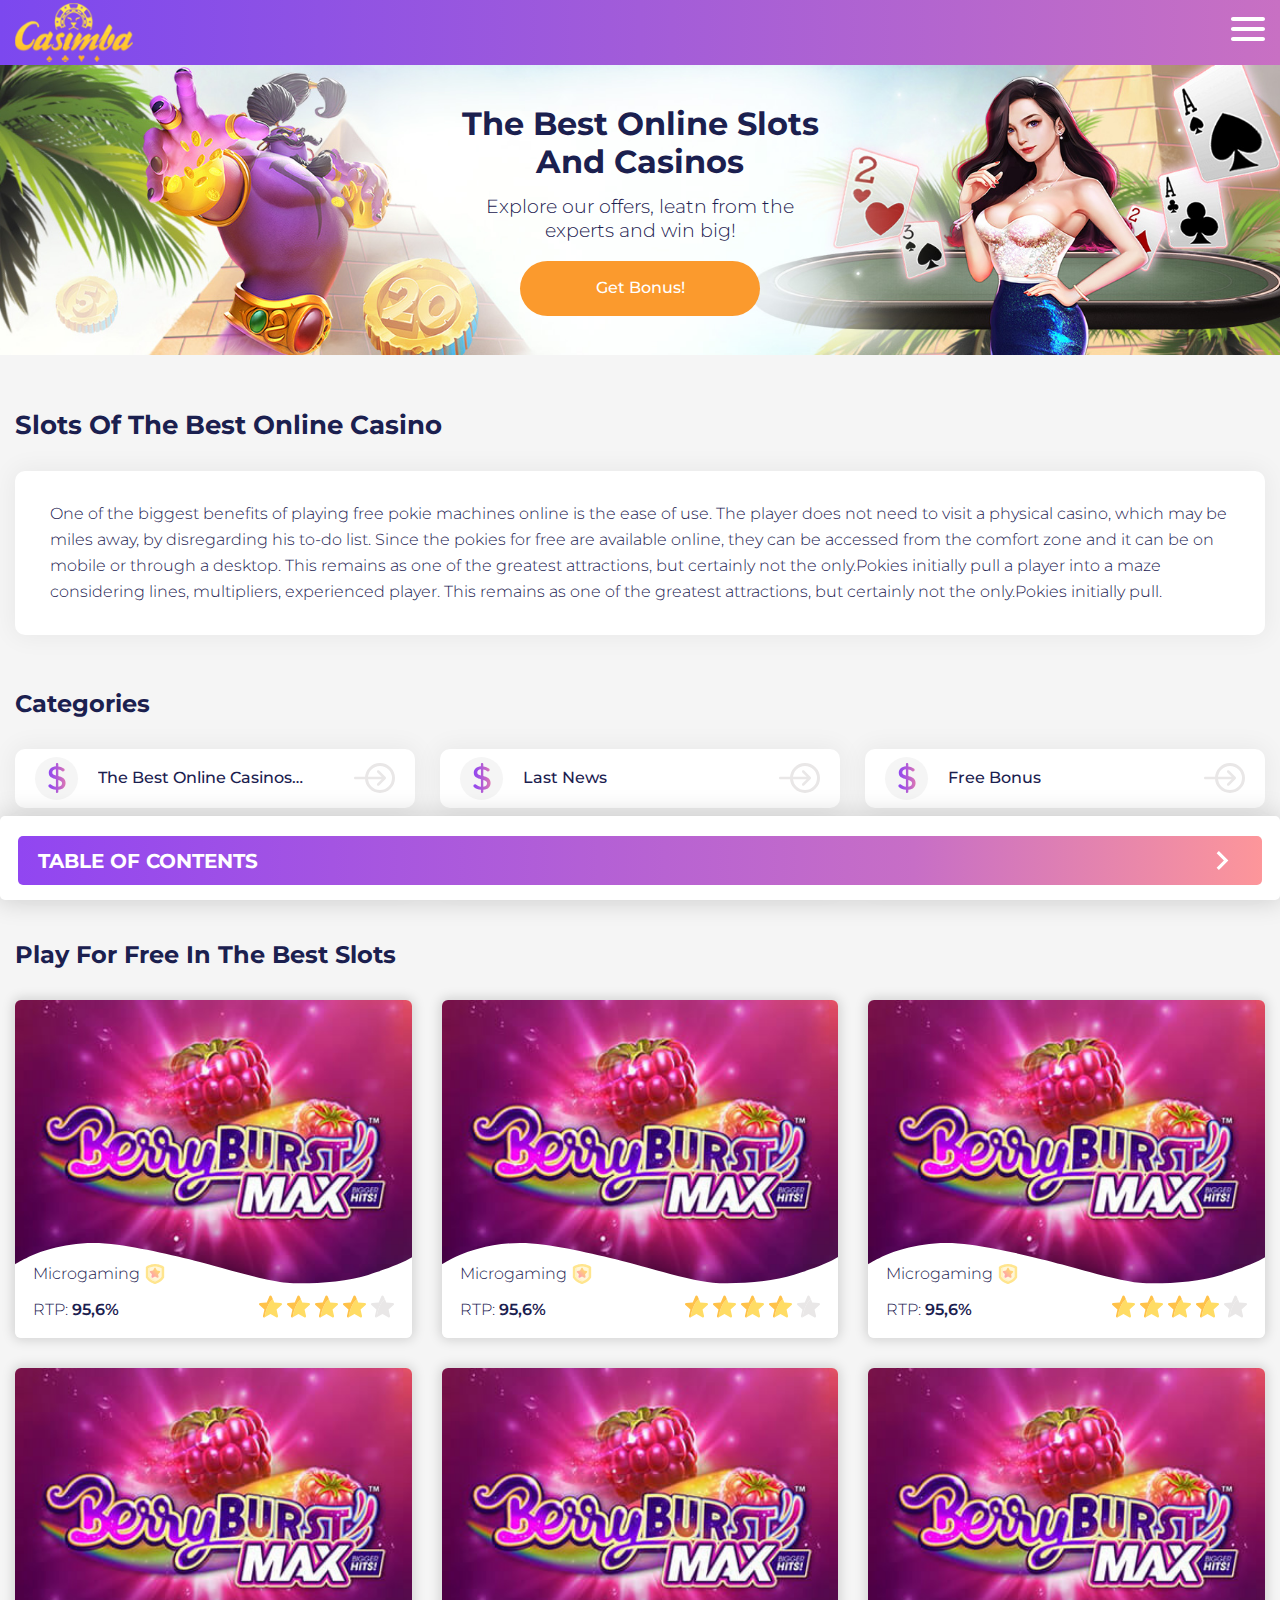
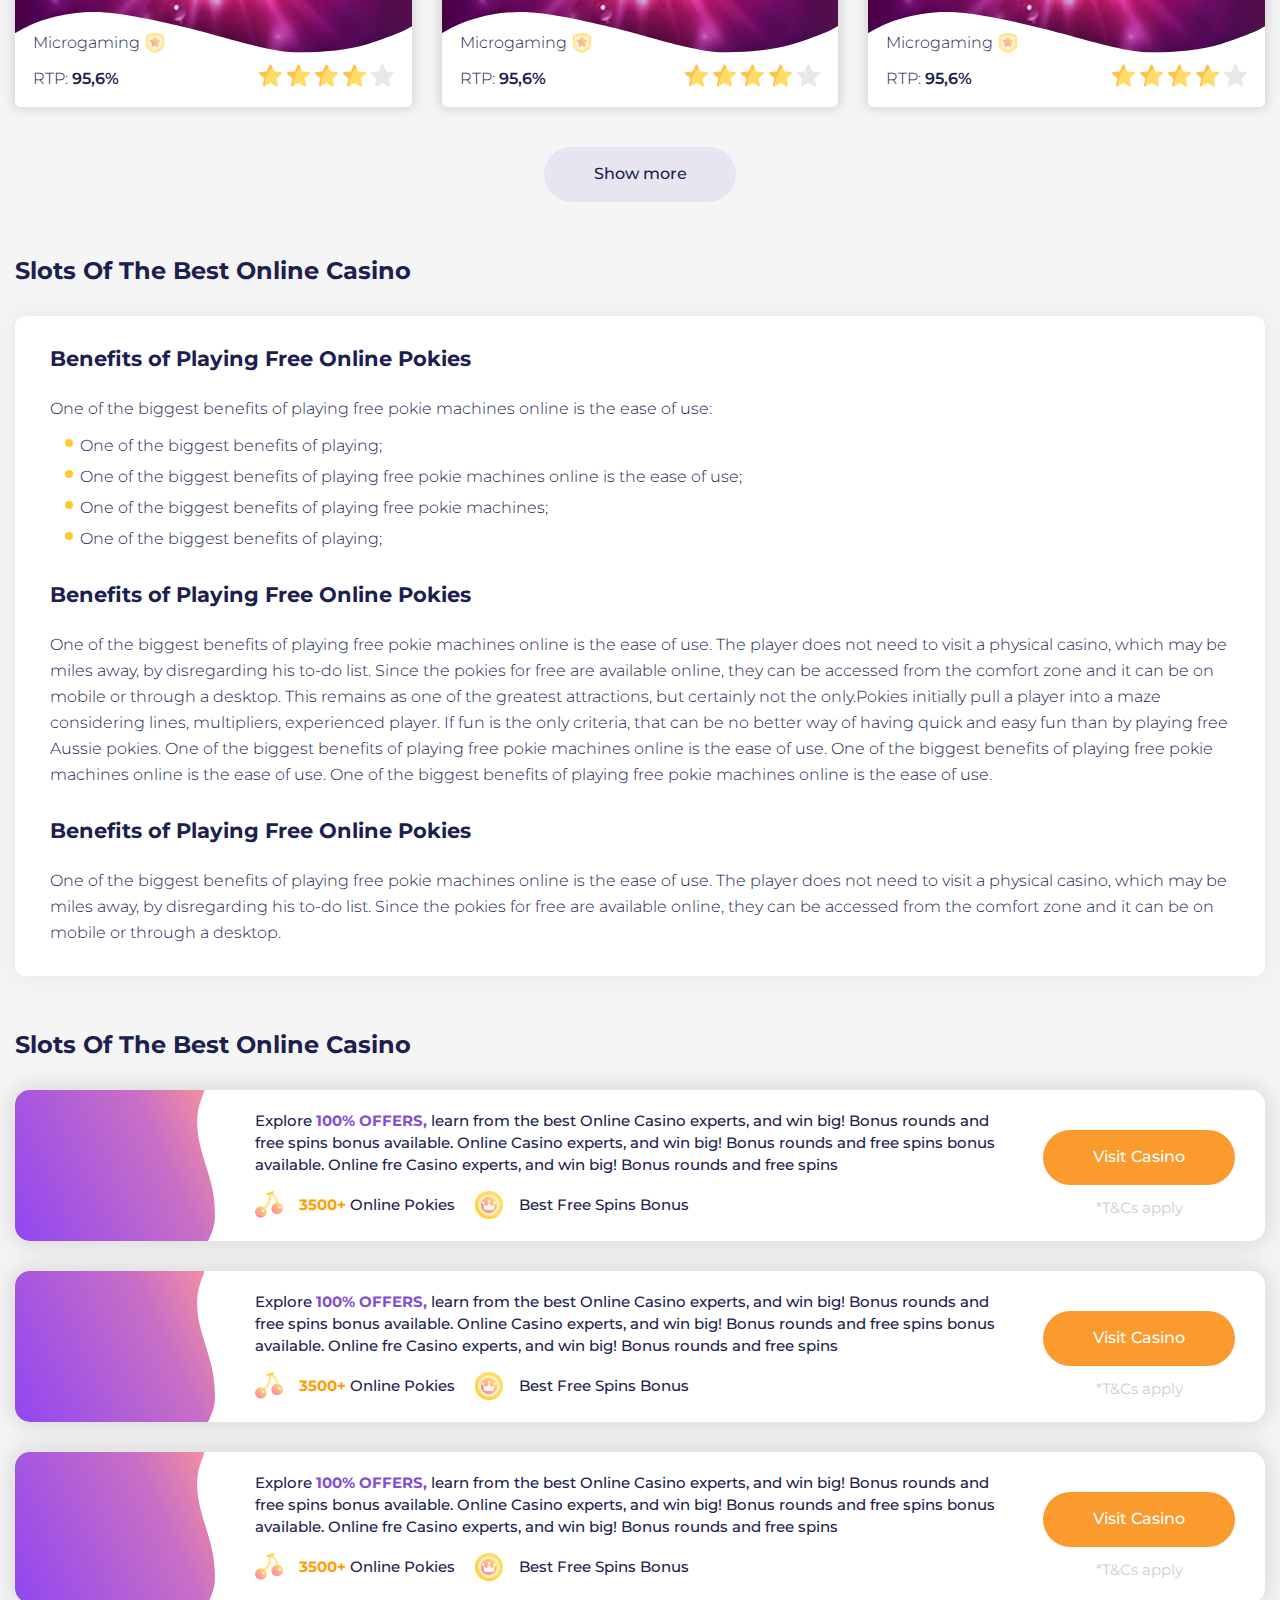
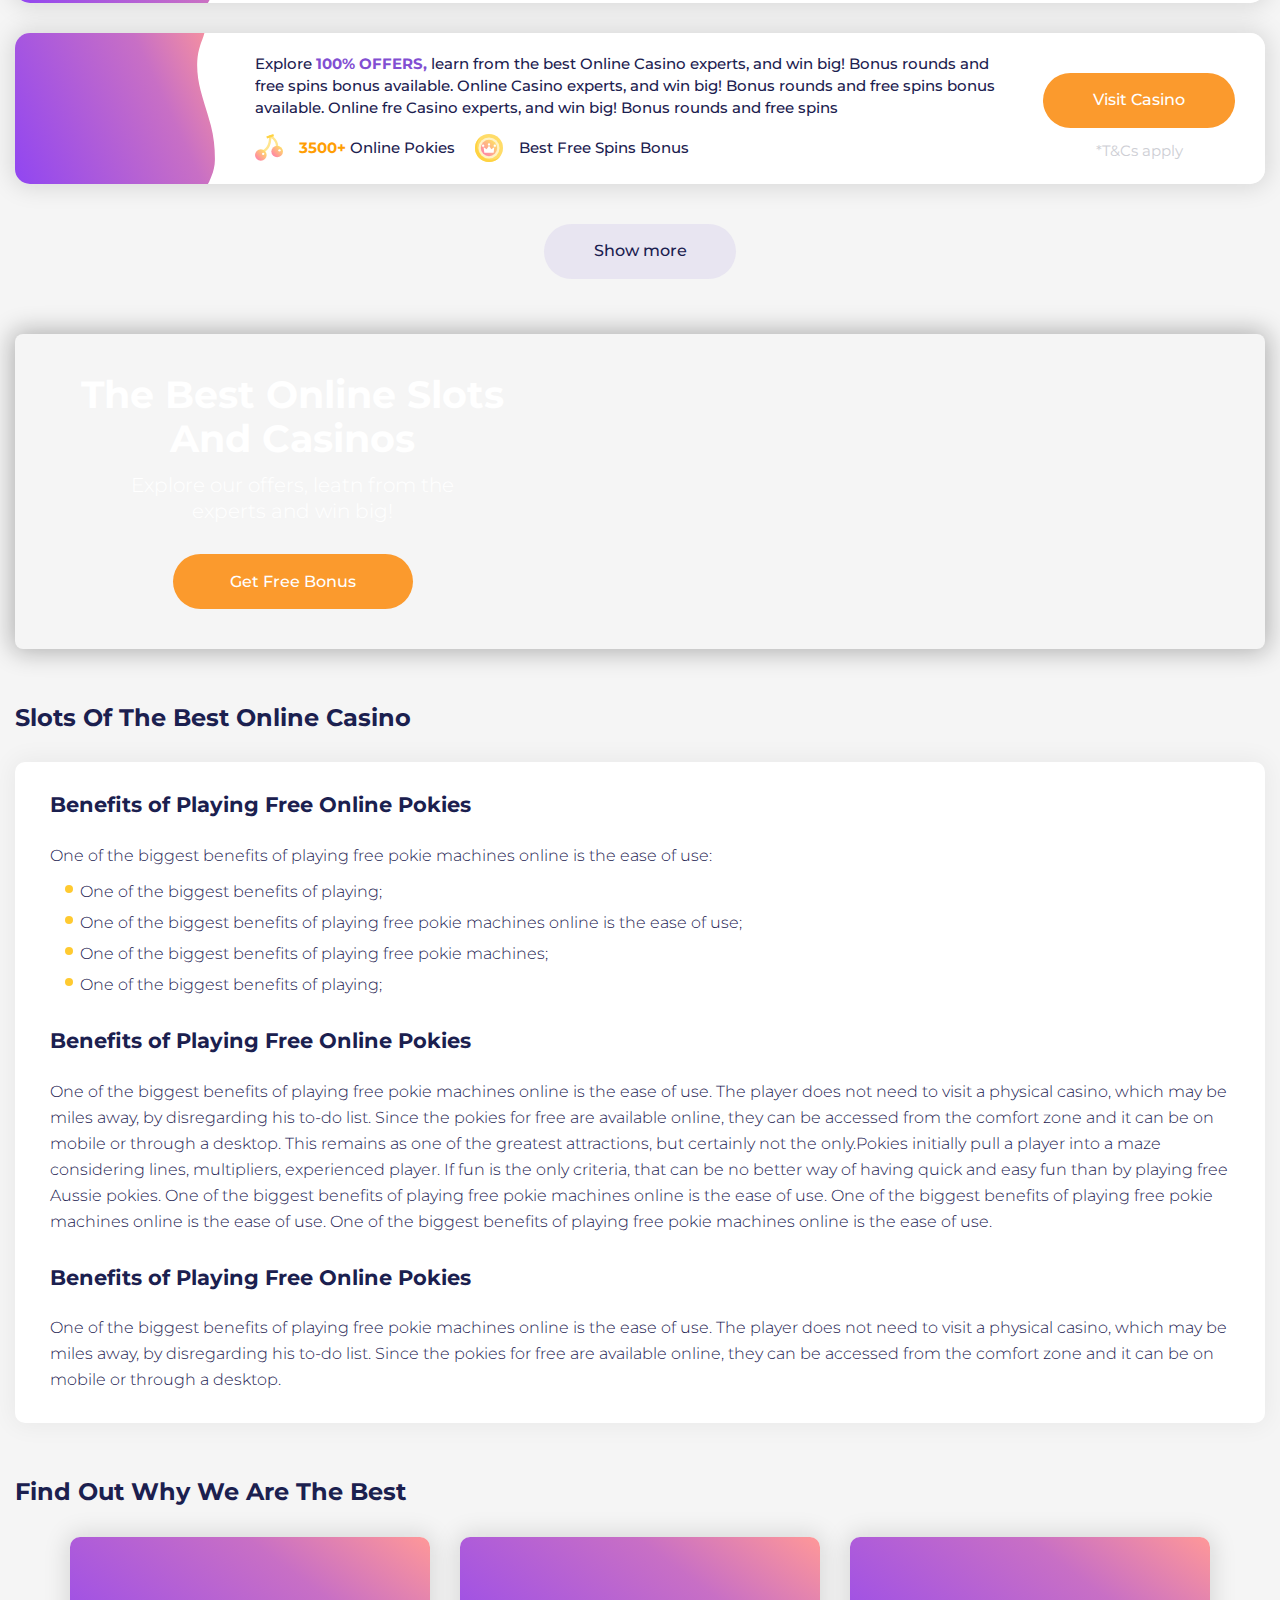
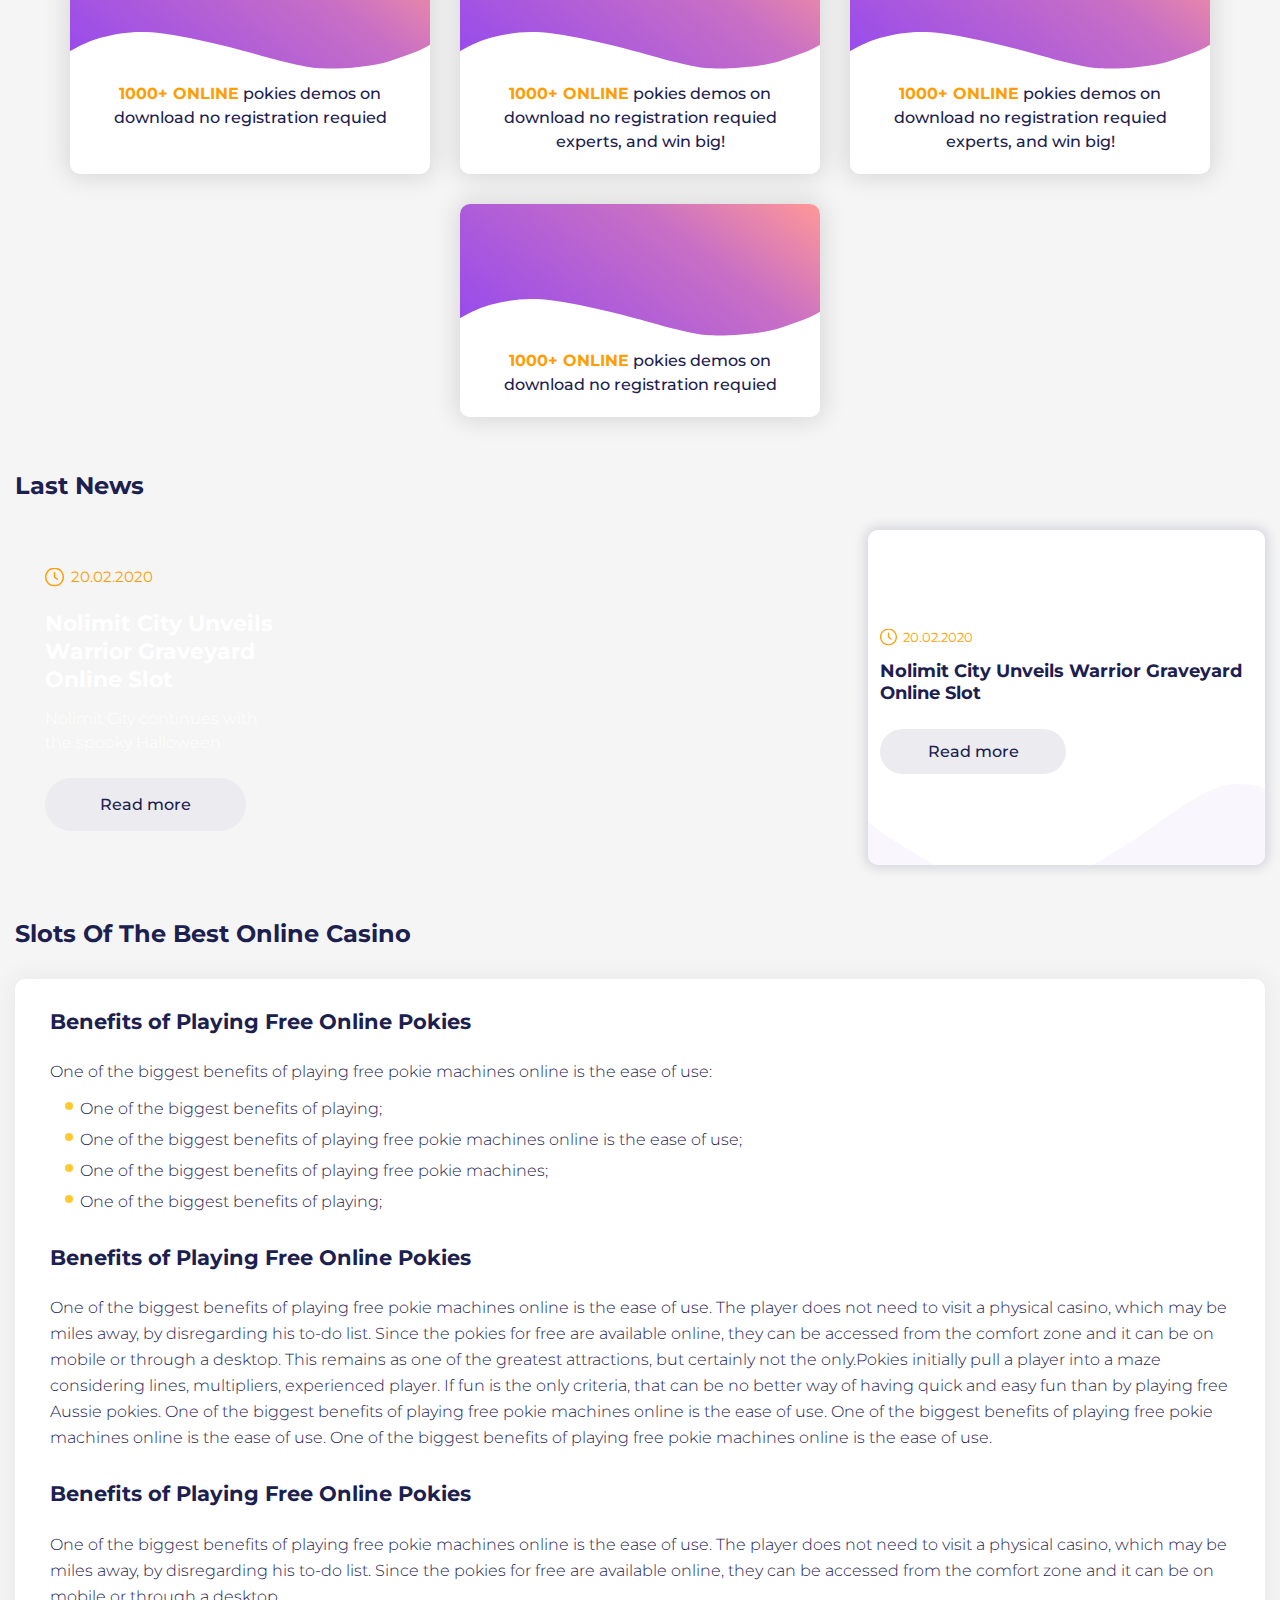
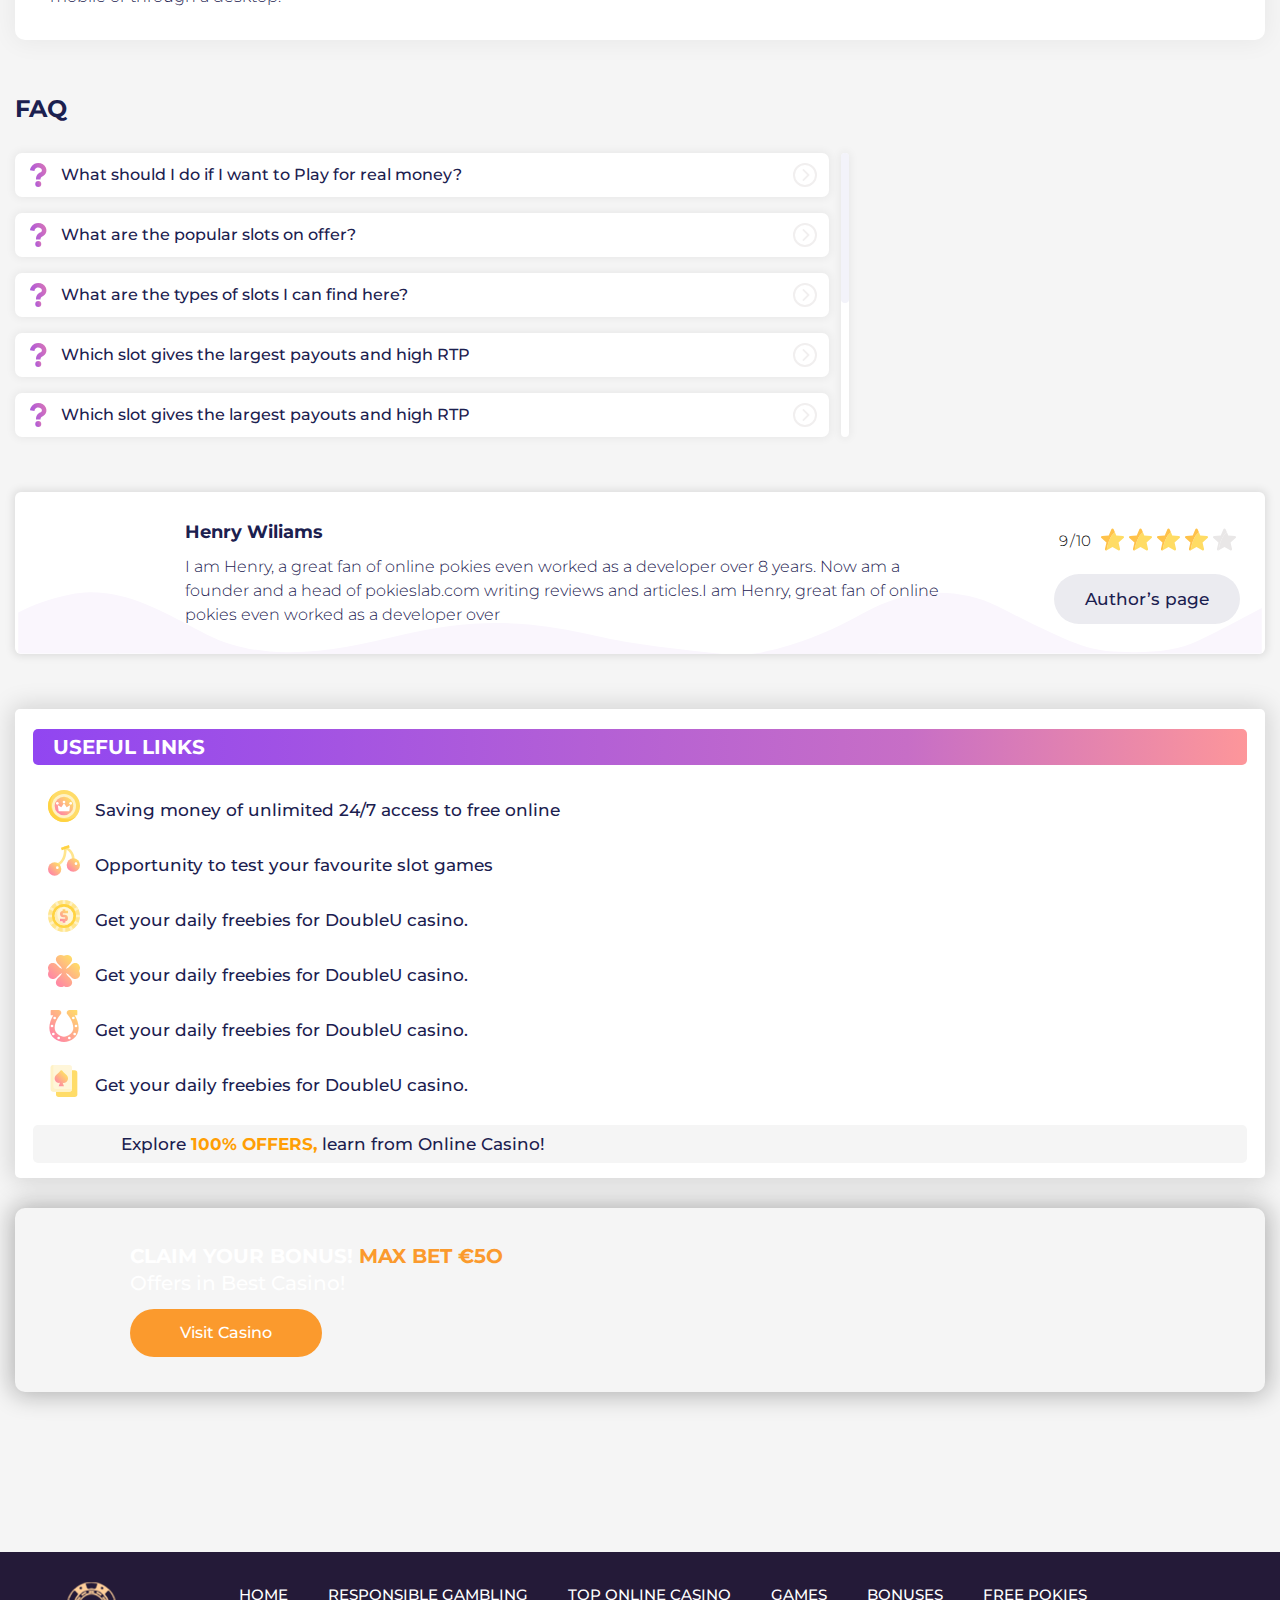
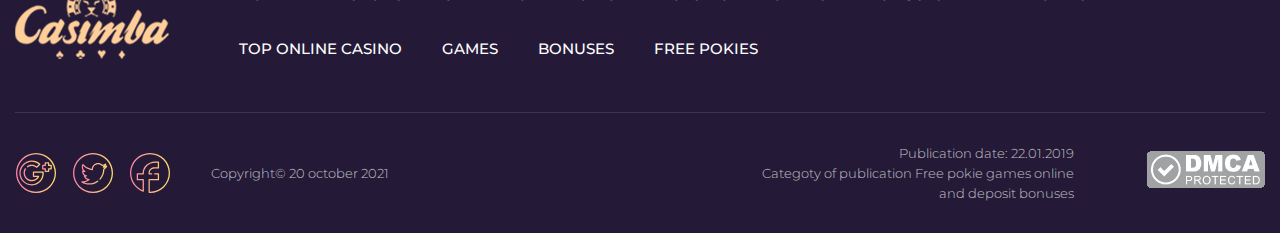
<file: index.html>
<!DOCTYPE html>
<html class="no-js" lang="ru">
  <head>
    <meta charset="utf-8"/>
    <meta http-equiv="x-ua-compatible" content="ie=edge"/>
    <title>test_template_3</title>
    <meta content="" name="description"/>
    <meta content="" name="keywords"/>
    <meta name="viewport" content="width=device-width, initial-scale=1.0"/>
    <meta content="telephone=no" name="format-detection"/>
    <meta name="HandheldFriendly" content="true"/><link href="https://fonts.googleapis.com/css2?family=Montserrat:wght@300;400;500;600;700&display=swap" rel="stylesheet">
    <link href="static/css/main.min.css" rel="stylesheet" type="text/css">
    <link rel="icon" type="image/x-icon" href="favicon.ico"/><!--[if lt IE 9 ]><script src="static/js/html5shiv-3.7.2.min.js" type="text/javascript"></script><meta content="no" http-equiv="imagetoolbar"><![endif]-->
  </head>
  <body>
    <div class="__cl-w-outer___"><!-- skin 1 -->
      <div class="__cl-w-inner___">
        <div class="is-hide">
          <div class="js-move-from" data-id="move-title">
            <h1 class="js-animate">Slots Of The Best Online Casino</h1>
          </div>
          <div class="js-move-from" data-id="move-text">
            <p></p>
          </div>
        </div><!-- ********** c-rating-S-1 ********** -->
        <div class="c-rating-S-1"><svg style="display: none"><symbol id="svg-star" xmlns="http://www.w3.org/2000/svg" viewBox="0 0 430 411"><path d="M412.075 149.187l-133.74-12.404L225.218 13.42c-3.72-8.638-15.967-8.638-19.686 0l-53.127 123.362-133.73 12.405c-9.365.868-13.15 12.516-6.084 18.723L113.5 256.556l-29.53 131.03c-2.068 9.175 7.84 16.373 15.927 11.572l115.48-68.578 115.5 68.576c8.087 4.802 17.994-2.397 15.927-11.572l-29.532-131.03 100.9-88.646c7.065-6.207 3.28-17.855-6.084-18.723z"/><path d="M244.535 58.28l-19.32-44.86c-3.72-8.638-15.967-8.638-19.686 0l-53.124 123.362-133.73 12.405c-9.365.868-13.15 12.516-6.084 18.723L113.5 256.556l-29.53 131.03c-2.068 9.175 7.84 16.373 15.927 11.572l15.37-9.127c25.2-163.12 96.04-282.862 129.28-331.75z" fill="currentColor"/></symbol></svg>
          <div class="__cl-c-rating___">
            <div class="__cl-c-rating___ __cl-c-rating--vote___" data-rating="null">
            </div>
          </div>
        </div><!-- ********** c-rating-S-1 ********** --><!-- ********** c-menu-S-1 ********** -->
        <div class="c-menu-S-1">
          <header class="__cl-c-menu___ js-header">
            <div class="__cl-w-center___ __cl-c-menu__center___"><a class="__cl-c-menu__logo___" href="#" aria-label="Home"><img src="static/img/general/logo.png" alt=""/></a>
              <button class="menuBtn __cl-c-menu__close-btn___ not-active js-close-btn" type="button" data-toggle="modal" data-target="#modal-menu" aria-label="menu button" aria-haspopup="true" aria-controls="modal-menu"></button>
              <div class="__cl-c-menu__main___">
                <button class="menuBtn __cl-c-menu__btn___ js-menu-btn" type="button" data-toggle="modal" data-target="#modal-menu" aria-label="menu button" aria-haspopup="true" aria-controls="modal-menu"></button>
                <div class="__cl-c-menu__modal___ modal fade js-modal-main" id="modal-menu" tabindex="-1" role="dialog" aria-labelledby="menuBtn">
                  <div class="__cl-c-menu__dialog___ modal-dialog" role="navigation">
                    <ul class="__cl-c-menu__nav___">
                      <li class="__cl-c-menu__item___ is-active"><a class="__cl-c-menu__link___" href="#" aria-label="Menu link">Home</a></li>
                      <li class="__cl-c-menu__item___"><a class="__cl-c-menu__link___" href="#" aria-label="Menu link">All Games</a></li>
                      <li class="__cl-c-menu__item___"><a class="__cl-c-menu__link___ __cl-c-menu__link--drop___ js-header-drop-btn" href="#" aria-label="All bonuses">Bonuses</a>
                        <button class="__cl-c-menu__link___ __cl-c-menu__link--drop___" id="drop-menu" data-toggle="dropdown" aria-expanded="false" aria-label="All bonuses" role="menuitem" aria-haspopup="true">All bonuses</button>
                        <div class="__cl-c-menu__sub___ dropdown-menu" aria-labelledby="#drop-menu">
                          <div class="__cl-c-menu__wrap___">
                            <div class="__cl-c-menu__sub-item___"><a class="__cl-c-menu__sub-a___" href="#" aria-label="Menu dropdown link">Gambling News</a></div>
                            <div class="__cl-c-menu__sub-item___"><a class="__cl-c-menu__sub-a___" href="#" aria-label="Menu dropdown link">The Best Microgaming Slots</a></div>
                            <div class="__cl-c-menu__sub-item___"><a class="__cl-c-menu__sub-a___" href="#" aria-label="Menu dropdown link">Casino Review</a></div>
                          </div>
                        </div>
                      </li>
                      <li class="__cl-c-menu__item___"><a class="__cl-c-menu__link___" href="#" aria-label="Menu link">Authors</a></li>
                      <li class="__cl-c-menu__item___"><a class="__cl-c-menu__link___" href="#" aria-label="Menu link">News</a></li>
                      <li class="__cl-c-menu__item___"><a class="__cl-c-menu__link___" href="#" aria-label="Menu link">Game hall</a></li>
                    </ul>
                    <div class="__cl-c-menu__social-box___"><!-- ********** c-social-S-1 ********** -->
                      <div class="c-social-S-1">
                        <ul class="__cl-c-social___">
                          <li class="__cl-c-social__item___"><a class="__cl-c-social__btn___ __cl-c-social__btn--gm___" href="#" aria-label="gmail button"></a></li>
                          <li class="__cl-c-social__item___"><a class="__cl-c-social__btn___ __cl-c-social__btn--tw___" href="#" aria-label="twitter button"></a></li>
                          <li class="__cl-c-social__item___"><a class="__cl-c-social__btn___ __cl-c-social__btn--fb___" href="#" aria-label="facebook button"></a></li>
                        </ul>
                      </div><!-- ********** c-social-S-1 ********** -->
                    </div>
                    <div class="__cl-c-menu__search-box___"><!-- ********** c-search-S-1 ********** -->
                      <div class="c-search-S-1">
                        <div class="__cl-c-search___">
                          <form class="__cl-c-search__form___" action="" name="filterSearch">
                            <input class="__cl-c-search__input___" placeholder="Search" value="" type="search" aria-label="Search"/>
                            <button class="__cl-c-search__icon___" type="submit" aria-label="Filter search"></button>
                          </form>
                        </div>
                      </div><!-- ********** c-search-S-1 ********** -->
                    </div>
                  </div>
                </div>
              </div>
            </div>
          </header>
        </div><!-- ********** c-menu-S-1 ********** --><!-- ********** c-banner-S-1 ********** -->
        <div class="c-banner-S-1">
          <div class="__cl-c-banner___">
            <div class="__cl-c-banner__banner-box___">
              <div class="__cl-c-banner__bg___">
                <picture>
                  <source media="(min-width: 321px)" data-srcset="static/img/general/banner-bg.jpg"/>
                  <source media="(min-width: 0px )" data-srcset="static/img/general/banner-bg-mob.jpg"/><img class="lazyload" src="static/img/general/cork.png" data-src="static/img/general/banner-bg.jpg" alt=""/>
                </picture>
              </div>
              <div class="__cl-c-banner__center___ __cl-w-center___">
                <div class="__cl-c-banner__content___">
                  <div class="__cl-c-banner__title___">The Best Online Slots And Casinos</div>
                  <div class="__cl-c-banner__subtitle___">Explore our offers, leatn from the experts and win big!</div>
                  <div class="__cl-c-banner__btn-box___"><a class="__cl-c-btn___ __cl-c-btn--main___ __cl-c-banner__btn___" href="#" aria-label="Registration">Get Bonus!</a></div>
                </div>
              </div>
            </div>
          </div>
        </div><!-- ********** c-banner-S-1 ********** -->
        <div class="__cl-w-page-section___">
          <div class="__cl-w-page-section__decor-box___ __cl-w-page-section__decor-box--top___"><img class="lazyload" src="static/img/general/cork.png" data-src="static/img/general/section-decor-1.png" alt=""></div>
          <div class="__cl-w-center___">
            <div class="__cl-c-columns___">
              <main class="__cl-c-columns__col___">
                <div class="__cl-c-h1___">
                  <div class="js-move-to" id="move-title"></div>
                </div>
                <div class="js-move-to" id="move-text"></div>
                <div class="__cl-c-text-box___">
                  <p>One of the biggest benefits of playing free pokie machines online is the ease of use. The player does not need to visit a physical casino, which may be miles away, by disregarding his to-do list. Since the pokies for free are available online, they can be accessed from the comfort zone and it can be on mobile or through a desktop. This remains as one of the greatest attractions, but certainly not the only.Pokies initially pull a player into a maze considering lines, multipliers, experienced player. This remains as one of the greatest attractions, but certainly not the only.Pokies initially pull.</p>
                </div>
                <div class="__cl-w-gap___">
                  <h2 class="__cl-c-h2___">Categories</h2><!-- ********** c-categories-S-1 ********** -->
                  <div class="c-categories-S-1">
                    <div class="__cl-c-categories___"><a class="__cl-c-categories__category___" href="#" aria-label="Category">
                        <div class="__cl-c-categories__icon___"><img src="static/img/general/sprite.svg#dollar" alt=""/></div>
                        <div class="__cl-c-categories__name___">The Best Online Casinos Ever</div>
                        <div class="__cl-c-categories__arrow___"></div></a><a class="__cl-c-categories__category___" href="#" aria-label="Category">
                        <div class="__cl-c-categories__icon___"><img src="static/img/general/sprite.svg#dollar" alt=""/></div>
                        <div class="__cl-c-categories__name___">Last News</div>
                        <div class="__cl-c-categories__arrow___"></div></a><a class="__cl-c-categories__category___" href="#" aria-label="Category">
                        <div class="__cl-c-categories__icon___"><img src="static/img/general/sprite.svg#dollar" alt=""/></div>
                        <div class="__cl-c-categories__name___">Free Bonus</div>
                        <div class="__cl-c-categories__arrow___"></div></a><a class="__cl-c-categories__category___" href="#" aria-label="Category">
                        <div class="__cl-c-categories__icon___"><img src="static/img/general/sprite.svg#dollar" alt=""/></div>
                        <div class="__cl-c-categories__name___">Casino Reiting</div>
                        <div class="__cl-c-categories__arrow___"></div></a><a class="__cl-c-categories__category___" href="#" aria-label="Category">
                        <div class="__cl-c-categories__icon___"><img src="static/img/general/sprite.svg#dollar" alt=""/></div>
                        <div class="__cl-c-categories__name___">Best Slots</div>
                        <div class="__cl-c-categories__arrow___"></div></a><a class="__cl-c-categories__category___" href="#" aria-label="Category">
                        <div class="__cl-c-categories__icon___"><img src="static/img/general/sprite.svg#dollar" alt=""/></div>
                        <div class="__cl-c-categories__name___">All Categories</div>
                        <div class="__cl-c-categories__arrow___"></div></a>
                    </div>
                  </div><!-- ********** c-categories-S-1 ********** -->
                </div>
                <div class="__cl-w-gap___">
                  <h2 class="__cl-c-h2___" id="contents-el-0">Play For Free In The Best Slots</h2><!-- ********** c-slots-box-S-1 ********** -->
                  <div class="c-slots-box-S-1">
                    <div class="__cl-c-slots-box___">
                      <div class="__cl-c-slots-box__grid___ __cl-grid___">
                        <div class="__cl-c-slots-box__grid-item___ __cl-grid__c-6___ __cl-grid__c-md-4___">
                          <div class="__cl-c-slot___" tabindex="0">
                            <div class="__cl-c-slot__wrapper___"><a class="__cl-c-slot__img-box___" href="#" aria-label="Game"><img class="lazyload" src="static/img/general/cork.png" data-src="static/img/content/slot-1.jpg" alt=""/></a>
                              <div class="__cl-c-slot__hov-box___">
                                <div class="__cl-c-slot__name___">Dolphin Treasure Deluxe</div><a class="__cl-c-slot__btn-play___" href="#" aria-label="Play game"></a><a class="__cl-c-slot__demo___" href="#" aria-label="Demo" data-replace="Demo">IGROSOFR!</a>
                              </div>
                            </div>
                            <div class="__cl-c-slot__row___">
                              <div class="__cl-c-slot__category___">
                                <div class="__cl-c-slot__category-name___">Microgaming</div>
                                <div class="__cl-c-slot__category-icon___"><img src="static/img/general/sprite.svg#star" alt=""/></div>
                              </div>
                              <div class="__cl-c-slot__rating-box___">
                                <div class="__cl-c-slot__rtp___">RTP: <span>95,6%</span></div>
                                <div class="__cl-c-slot__rating___"><!-- ********** c-rating-S-1 ********** -->
                                  <div class="c-rating-S-1">
                                    <div class="__cl-c-rating___">
                                      <div class="__cl-c-rating___ __cl-c-rating--vote___" data-rating="4.5">
                                        <div class="__cl-c-rating__box___">
                                          <div class="__cl-c-rating__elem___"></div>
                                          <div class="__cl-c-rating__elem___"></div>
                                          <div class="__cl-c-rating__elem___"></div>
                                          <div class="__cl-c-rating__elem___"></div>
                                          <div class="__cl-c-rating__elem___"></div>
                                        </div>
                                      </div>
                                    </div>
                                  </div><!-- ********** c-rating-S-1 ********** -->
                                </div>
                              </div>
                            </div>
                          </div>
                        </div>
                        <div class="__cl-c-slots-box__grid-item___ __cl-grid__c-6___ __cl-grid__c-md-4___">
                          <div class="__cl-c-slot___" tabindex="0">
                            <div class="__cl-c-slot__wrapper___"><a class="__cl-c-slot__img-box___" href="#" aria-label="Game"><img class="lazyload" src="static/img/general/cork.png" data-src="static/img/content/slot-1.jpg" alt=""/></a>
                              <div class="__cl-c-slot__hov-box___">
                                <div class="__cl-c-slot__name___">Dolphin Treasure Deluxe</div><a class="__cl-c-slot__btn-play___" href="#" aria-label="Play game"></a><a class="__cl-c-slot__demo___" href="#" aria-label="Demo" data-replace="Demo">IGROSOFR!</a>
                              </div>
                            </div>
                            <div class="__cl-c-slot__row___">
                              <div class="__cl-c-slot__category___">
                                <div class="__cl-c-slot__category-name___">Microgaming</div>
                                <div class="__cl-c-slot__category-icon___"><img src="static/img/general/sprite.svg#star" alt=""/></div>
                              </div>
                              <div class="__cl-c-slot__rating-box___">
                                <div class="__cl-c-slot__rtp___">RTP: <span>95,6%</span></div>
                                <div class="__cl-c-slot__rating___"><!-- ********** c-rating-S-1 ********** -->
                                  <div class="c-rating-S-1">
                                    <div class="__cl-c-rating___">
                                      <div class="__cl-c-rating___ __cl-c-rating--vote___" data-rating="4.5">
                                        <div class="__cl-c-rating__box___">
                                          <div class="__cl-c-rating__elem___"></div>
                                          <div class="__cl-c-rating__elem___"></div>
                                          <div class="__cl-c-rating__elem___"></div>
                                          <div class="__cl-c-rating__elem___"></div>
                                          <div class="__cl-c-rating__elem___"></div>
                                        </div>
                                      </div>
                                    </div>
                                  </div><!-- ********** c-rating-S-1 ********** -->
                                </div>
                              </div>
                            </div>
                          </div>
                        </div>
                        <div class="__cl-c-slots-box__grid-item___ __cl-grid__c-6___ __cl-grid__c-md-4___">
                          <div class="__cl-c-slot___" tabindex="0">
                            <div class="__cl-c-slot__wrapper___"><a class="__cl-c-slot__img-box___" href="#" aria-label="Game"><img class="lazyload" src="static/img/general/cork.png" data-src="static/img/content/slot-1.jpg" alt=""/></a>
                              <div class="__cl-c-slot__hov-box___">
                                <div class="__cl-c-slot__name___">Dolphin Treasure Deluxe</div><a class="__cl-c-slot__btn-play___" href="#" aria-label="Play game"></a><a class="__cl-c-slot__demo___" href="#" aria-label="Demo" data-replace="Demo">IGROSOFR!</a>
                              </div>
                            </div>
                            <div class="__cl-c-slot__row___">
                              <div class="__cl-c-slot__category___">
                                <div class="__cl-c-slot__category-name___">Microgaming</div>
                                <div class="__cl-c-slot__category-icon___"><img src="static/img/general/sprite.svg#star" alt=""/></div>
                              </div>
                              <div class="__cl-c-slot__rating-box___">
                                <div class="__cl-c-slot__rtp___">RTP: <span>95,6%</span></div>
                                <div class="__cl-c-slot__rating___"><!-- ********** c-rating-S-1 ********** -->
                                  <div class="c-rating-S-1">
                                    <div class="__cl-c-rating___">
                                      <div class="__cl-c-rating___ __cl-c-rating--vote___" data-rating="4.5">
                                        <div class="__cl-c-rating__box___">
                                          <div class="__cl-c-rating__elem___"></div>
                                          <div class="__cl-c-rating__elem___"></div>
                                          <div class="__cl-c-rating__elem___"></div>
                                          <div class="__cl-c-rating__elem___"></div>
                                          <div class="__cl-c-rating__elem___"></div>
                                        </div>
                                      </div>
                                    </div>
                                  </div><!-- ********** c-rating-S-1 ********** -->
                                </div>
                              </div>
                            </div>
                          </div>
                        </div>
                        <div class="__cl-c-slots-box__grid-item___ __cl-grid__c-6___ __cl-grid__c-md-4___">
                          <div class="__cl-c-slot___" tabindex="0">
                            <div class="__cl-c-slot__wrapper___"><a class="__cl-c-slot__img-box___" href="#" aria-label="Game"><img class="lazyload" src="static/img/general/cork.png" data-src="static/img/content/slot-1.jpg" alt=""/></a>
                              <div class="__cl-c-slot__hov-box___">
                                <div class="__cl-c-slot__name___">Dolphin Treasure Deluxe</div><a class="__cl-c-slot__btn-play___" href="#" aria-label="Play game"></a><a class="__cl-c-slot__demo___" href="#" aria-label="Demo" data-replace="Demo">IGROSOFR!</a>
                              </div>
                            </div>
                            <div class="__cl-c-slot__row___">
                              <div class="__cl-c-slot__category___">
                                <div class="__cl-c-slot__category-name___">Microgaming</div>
                                <div class="__cl-c-slot__category-icon___"><img src="static/img/general/sprite.svg#star" alt=""/></div>
                              </div>
                              <div class="__cl-c-slot__rating-box___">
                                <div class="__cl-c-slot__rtp___">RTP: <span>95,6%</span></div>
                                <div class="__cl-c-slot__rating___"><!-- ********** c-rating-S-1 ********** -->
                                  <div class="c-rating-S-1">
                                    <div class="__cl-c-rating___">
                                      <div class="__cl-c-rating___ __cl-c-rating--vote___" data-rating="4.5">
                                        <div class="__cl-c-rating__box___">
                                          <div class="__cl-c-rating__elem___"></div>
                                          <div class="__cl-c-rating__elem___"></div>
                                          <div class="__cl-c-rating__elem___"></div>
                                          <div class="__cl-c-rating__elem___"></div>
                                          <div class="__cl-c-rating__elem___"></div>
                                        </div>
                                      </div>
                                    </div>
                                  </div><!-- ********** c-rating-S-1 ********** -->
                                </div>
                              </div>
                            </div>
                          </div>
                        </div>
                        <div class="__cl-c-slots-box__grid-item___ __cl-grid__c-6___ __cl-grid__c-md-4___">
                          <div class="__cl-c-slot___" tabindex="0">
                            <div class="__cl-c-slot__wrapper___"><a class="__cl-c-slot__img-box___" href="#" aria-label="Game"><img class="lazyload" src="static/img/general/cork.png" data-src="static/img/content/slot-1.jpg" alt=""/></a>
                              <div class="__cl-c-slot__hov-box___">
                                <div class="__cl-c-slot__name___">Dolphin Treasure Deluxe</div><a class="__cl-c-slot__btn-play___" href="#" aria-label="Play game"></a><a class="__cl-c-slot__demo___" href="#" aria-label="Demo" data-replace="Demo">IGROSOFR!</a>
                              </div>
                            </div>
                            <div class="__cl-c-slot__row___">
                              <div class="__cl-c-slot__category___">
                                <div class="__cl-c-slot__category-name___">Microgaming</div>
                                <div class="__cl-c-slot__category-icon___"><img src="static/img/general/sprite.svg#star" alt=""/></div>
                              </div>
                              <div class="__cl-c-slot__rating-box___">
                                <div class="__cl-c-slot__rtp___">RTP: <span>95,6%</span></div>
                                <div class="__cl-c-slot__rating___"><!-- ********** c-rating-S-1 ********** -->
                                  <div class="c-rating-S-1">
                                    <div class="__cl-c-rating___">
                                      <div class="__cl-c-rating___ __cl-c-rating--vote___" data-rating="4.5">
                                        <div class="__cl-c-rating__box___">
                                          <div class="__cl-c-rating__elem___"></div>
                                          <div class="__cl-c-rating__elem___"></div>
                                          <div class="__cl-c-rating__elem___"></div>
                                          <div class="__cl-c-rating__elem___"></div>
                                          <div class="__cl-c-rating__elem___"></div>
                                        </div>
                                      </div>
                                    </div>
                                  </div><!-- ********** c-rating-S-1 ********** -->
                                </div>
                              </div>
                            </div>
                          </div>
                        </div>
                        <div class="__cl-c-slots-box__grid-item___ __cl-grid__c-6___ __cl-grid__c-md-4___">
                          <div class="__cl-c-slot___" tabindex="0">
                            <div class="__cl-c-slot__wrapper___"><a class="__cl-c-slot__img-box___" href="#" aria-label="Game"><img class="lazyload" src="static/img/general/cork.png" data-src="static/img/content/slot-1.jpg" alt=""/></a>
                              <div class="__cl-c-slot__hov-box___">
                                <div class="__cl-c-slot__name___">Dolphin Treasure Deluxe</div><a class="__cl-c-slot__btn-play___" href="#" aria-label="Play game"></a><a class="__cl-c-slot__demo___" href="#" aria-label="Demo" data-replace="Demo">IGROSOFR!</a>
                              </div>
                            </div>
                            <div class="__cl-c-slot__row___">
                              <div class="__cl-c-slot__category___">
                                <div class="__cl-c-slot__category-name___">Microgaming</div>
                                <div class="__cl-c-slot__category-icon___"><img src="static/img/general/sprite.svg#star" alt=""/></div>
                              </div>
                              <div class="__cl-c-slot__rating-box___">
                                <div class="__cl-c-slot__rtp___">RTP: <span>95,6%</span></div>
                                <div class="__cl-c-slot__rating___"><!-- ********** c-rating-S-1 ********** -->
                                  <div class="c-rating-S-1">
                                    <div class="__cl-c-rating___">
                                      <div class="__cl-c-rating___ __cl-c-rating--vote___" data-rating="4.5">
                                        <div class="__cl-c-rating__box___">
                                          <div class="__cl-c-rating__elem___"></div>
                                          <div class="__cl-c-rating__elem___"></div>
                                          <div class="__cl-c-rating__elem___"></div>
                                          <div class="__cl-c-rating__elem___"></div>
                                          <div class="__cl-c-rating__elem___"></div>
                                        </div>
                                      </div>
                                    </div>
                                  </div><!-- ********** c-rating-S-1 ********** -->
                                </div>
                              </div>
                            </div>
                          </div>
                        </div>
                      </div>
                      <div class="__cl-c-slots-box__collapse-box___">
                        <div class="__cl-c-slots-box__collapse___ js-collapse collapse" id="moreSlots">
                          <div class="__cl-c-slots-box__grid___ __cl-grid___">
                            <div class="__cl-c-slots-box__grid-item___ __cl-grid__c-6___ __cl-grid__c-md-4___">
                              <div class="__cl-c-slot___" tabindex="0">
                                <div class="__cl-c-slot__wrapper___"><a class="__cl-c-slot__img-box___" href="#" aria-label="Game"><img class="lazyload" src="static/img/general/cork.png" data-src="static/img/content/slot-1.jpg" alt=""/></a>
                                  <div class="__cl-c-slot__hov-box___">
                                    <div class="__cl-c-slot__name___">Dolphin Treasure Deluxe</div><a class="__cl-c-slot__btn-play___" href="#" aria-label="Play game"></a><a class="__cl-c-slot__demo___" href="#" aria-label="Demo" data-replace="Demo">IGROSOFR!</a>
                                  </div>
                                </div>
                                <div class="__cl-c-slot__row___">
                                  <div class="__cl-c-slot__category___">
                                    <div class="__cl-c-slot__category-name___">Microgaming</div>
                                    <div class="__cl-c-slot__category-icon___"><img src="static/img/general/sprite.svg#star" alt=""/></div>
                                  </div>
                                  <div class="__cl-c-slot__rating-box___">
                                    <div class="__cl-c-slot__rtp___">RTP: <span>95,6%</span></div>
                                    <div class="__cl-c-slot__rating___"><!-- ********** c-rating-S-1 ********** -->
                                      <div class="c-rating-S-1">
                                        <div class="__cl-c-rating___">
                                          <div class="__cl-c-rating___ __cl-c-rating--vote___" data-rating="4.5">
                                            <div class="__cl-c-rating__box___">
                                              <div class="__cl-c-rating__elem___"></div>
                                              <div class="__cl-c-rating__elem___"></div>
                                              <div class="__cl-c-rating__elem___"></div>
                                              <div class="__cl-c-rating__elem___"></div>
                                              <div class="__cl-c-rating__elem___"></div>
                                            </div>
                                          </div>
                                        </div>
                                      </div><!-- ********** c-rating-S-1 ********** -->
                                    </div>
                                  </div>
                                </div>
                              </div>
                            </div>
                            <div class="__cl-c-slots-box__grid-item___ __cl-grid__c-6___ __cl-grid__c-md-4___">
                              <div class="__cl-c-slot___" tabindex="0">
                                <div class="__cl-c-slot__wrapper___"><a class="__cl-c-slot__img-box___" href="#" aria-label="Game"><img class="lazyload" src="static/img/general/cork.png" data-src="static/img/content/slot-1.jpg" alt=""/></a>
                                  <div class="__cl-c-slot__hov-box___">
                                    <div class="__cl-c-slot__name___">Dolphin Treasure Deluxe</div><a class="__cl-c-slot__btn-play___" href="#" aria-label="Play game"></a><a class="__cl-c-slot__demo___" href="#" aria-label="Demo" data-replace="Demo">IGROSOFR!</a>
                                  </div>
                                </div>
                                <div class="__cl-c-slot__row___">
                                  <div class="__cl-c-slot__category___">
                                    <div class="__cl-c-slot__category-name___">Microgaming</div>
                                    <div class="__cl-c-slot__category-icon___"><img src="static/img/general/sprite.svg#star" alt=""/></div>
                                  </div>
                                  <div class="__cl-c-slot__rating-box___">
                                    <div class="__cl-c-slot__rtp___">RTP: <span>95,6%</span></div>
                                    <div class="__cl-c-slot__rating___"><!-- ********** c-rating-S-1 ********** -->
                                      <div class="c-rating-S-1">
                                        <div class="__cl-c-rating___">
                                          <div class="__cl-c-rating___ __cl-c-rating--vote___" data-rating="4.5">
                                            <div class="__cl-c-rating__box___">
                                              <div class="__cl-c-rating__elem___"></div>
                                              <div class="__cl-c-rating__elem___"></div>
                                              <div class="__cl-c-rating__elem___"></div>
                                              <div class="__cl-c-rating__elem___"></div>
                                              <div class="__cl-c-rating__elem___"></div>
                                            </div>
                                          </div>
                                        </div>
                                      </div><!-- ********** c-rating-S-1 ********** -->
                                    </div>
                                  </div>
                                </div>
                              </div>
                            </div>
                            <div class="__cl-c-slots-box__grid-item___ __cl-grid__c-6___ __cl-grid__c-md-4___">
                              <div class="__cl-c-slot___" tabindex="0">
                                <div class="__cl-c-slot__wrapper___"><a class="__cl-c-slot__img-box___" href="#" aria-label="Game"><img class="lazyload" src="static/img/general/cork.png" data-src="static/img/content/slot-1.jpg" alt=""/></a>
                                  <div class="__cl-c-slot__hov-box___">
                                    <div class="__cl-c-slot__name___">Dolphin Treasure Deluxe</div><a class="__cl-c-slot__btn-play___" href="#" aria-label="Play game"></a><a class="__cl-c-slot__demo___" href="#" aria-label="Demo" data-replace="Demo">IGROSOFR!</a>
                                  </div>
                                </div>
                                <div class="__cl-c-slot__row___">
                                  <div class="__cl-c-slot__category___">
                                    <div class="__cl-c-slot__category-name___">Microgaming</div>
                                    <div class="__cl-c-slot__category-icon___"><img src="static/img/general/sprite.svg#star" alt=""/></div>
                                  </div>
                                  <div class="__cl-c-slot__rating-box___">
                                    <div class="__cl-c-slot__rtp___">RTP: <span>95,6%</span></div>
                                    <div class="__cl-c-slot__rating___"><!-- ********** c-rating-S-1 ********** -->
                                      <div class="c-rating-S-1">
                                        <div class="__cl-c-rating___">
                                          <div class="__cl-c-rating___ __cl-c-rating--vote___" data-rating="4.5">
                                            <div class="__cl-c-rating__box___">
                                              <div class="__cl-c-rating__elem___"></div>
                                              <div class="__cl-c-rating__elem___"></div>
                                              <div class="__cl-c-rating__elem___"></div>
                                              <div class="__cl-c-rating__elem___"></div>
                                              <div class="__cl-c-rating__elem___"></div>
                                            </div>
                                          </div>
                                        </div>
                                      </div><!-- ********** c-rating-S-1 ********** -->
                                    </div>
                                  </div>
                                </div>
                              </div>
                            </div>
                          </div>
                        </div>
                        <div class="__cl-c-slots-box__btn___">
                          <button class="__cl-c-btn___ __cl-c-btn--collapse___" type="button" data-toggle="collapse" data-target="#moreSlots" aria-expanded="false" aria-controls="slots" aria-label="Collapse text button"><span class="__cl-c-slots-box__btn-text___" data-show="Show more" data-hide="Hide"></span></button>
                        </div>
                      </div>
                    </div>
                  </div><!-- ********** c-slots-box-S-1 ********** -->
                </div>
                <div class="__cl-w-gap___">
                  <h2 class="__cl-c-h2___">Slots Of The Best Online Casino</h2>
                  <div class="__cl-c-text-box___">
                    <h2 class="__cl-c-h2___ __cl-c-h2--block___">Benefits of Playing Free Online Pokies</h2>
                    <p>One of the biggest benefits of playing free pokie machines online is the ease of use:</p>
                    <ul>
                      <li>One of the biggest benefits of playing;</li>
                      <li>One of the biggest benefits of playing free pokie machines online is the ease of use;</li>
                      <li>One of the biggest benefits of playing free pokie machines;</li>
                      <li>One of the biggest benefits of playing;</li>
                    </ul>
                    <h2 class="__cl-c-h2___ __cl-c-h2--block___">Benefits of Playing Free Online Pokies</h2>
                    <p>One of the biggest benefits of playing free pokie machines online is the ease of use. The player does not need to visit a physical casino, which may be miles away, by disregarding his to-do list. Since the pokies for free are available online, they can be accessed from the comfort zone and it can be on mobile or through a desktop. This remains as one of the greatest attractions, but certainly not the only.Pokies initially pull a player into a maze considering lines, multipliers, experienced player. If fun is the only criteria, that can be no better way of having quick and easy fun than by playing free Aussie pokies. One of the biggest benefits of playing free pokie machines online is the ease of use. One of the biggest benefits of playing free pokie machines online is the ease of use. One of the biggest benefits of playing free pokie machines online is the ease of use.</p>
                    <h2 class="__cl-c-h2___ __cl-c-h2--block___">Benefits of Playing Free Online Pokies</h2>
                    <p>One of the biggest benefits of playing free pokie machines online is the ease of use. The player does not need to visit a physical casino, which may be miles away, by disregarding his to-do list. Since the pokies for free are available online, they can be accessed from the comfort zone and it can be on mobile or through a desktop.</p>
                  </div>
                </div>
                <div class="__cl-w-gap___">
                  <h2 class="__cl-c-h2___" id="contents-el-2">Slots Of The Best Online Casino</h2><!-- ********** c-casinos-box-S-1 ********** -->
                  <div class="c-casinos-box-S-1">
                    <div class="__cl-c-casinos-box___">
                      <div class="__cl-c-casinos-box__casino___">
                        <div class="__cl-c-casino___" tabindex="0">
                          <div class="__cl-c-casino__logo-box___"><a class="__cl-c-casino__logo___" href="#" aria-label="Game"><img class="lazyload" src="static/img/general/cork.png" data-src="static/img/general/casino-1.png" alt=""/></a></div>
                          <div class="__cl-c-casino__content-box___">
                            <div class="__cl-c-casino__col___">
                              <div class="__cl-c-casino__text___">Explore <a href="#" class="__cl-c-casino__link___" aria-label="Bonus link">100% offers,</a> learn from  the best Online Casino experts, and win big! Bonus rounds and free spins bonus available. Online Casino experts, and win big! Bonus rounds and free spins bonus available. Online fre Casino experts, and win big! Bonus rounds and free spins</div>
                              <ul class="__cl-c-casino__list___">
                                <li class="__cl-c-casino__item___">
                                  <div class="__cl-c-casino__icon___"><img src="static/img/general/sprite.svg#cherry" alt=""/></div>
                                  <div class="__cl-c-casino__property___"><span class="__cl-c-casino__property-val___">3500+</span> Online Pokies</div>
                                </li>
                                <li class="__cl-c-casino__item___">
                                  <div class="__cl-c-casino__icon___"><img src="static/img/general/sprite.svg#casino-chip" alt=""/></div>
                                  <div class="__cl-c-casino__property___">Best Free Spins Bonus</div>
                                </li>
                              </ul>
                            </div>
                            <div class="__cl-c-casino__btn-box___"><a class="__cl-c-btn___ __cl-c-btn--main___ __cl-c-casino__btn___" href="#" aria-label="Registration">Visit Casino</a><a class="__cl-c-casino__aux-link___" href="#" aria-label="T&amp;C Applies">*T&Cs apply</a></div>
                          </div>
                        </div>
                      </div>
                      <div class="__cl-c-casinos-box__casino___">
                        <div class="__cl-c-casino___" tabindex="0">
                          <div class="__cl-c-casino__logo-box___"><a class="__cl-c-casino__logo___" href="#" aria-label="Game"><img class="lazyload" src="static/img/general/cork.png" data-src="static/img/general/casino-1.png" alt=""/></a></div>
                          <div class="__cl-c-casino__content-box___">
                            <div class="__cl-c-casino__col___">
                              <div class="__cl-c-casino__text___">Explore <a href="#" class="__cl-c-casino__link___" aria-label="Bonus link">100% offers,</a> learn from  the best Online Casino experts, and win big! Bonus rounds and free spins bonus available. Online Casino experts, and win big! Bonus rounds and free spins bonus available. Online fre Casino experts, and win big! Bonus rounds and free spins</div>
                              <ul class="__cl-c-casino__list___">
                                <li class="__cl-c-casino__item___">
                                  <div class="__cl-c-casino__icon___"><img src="static/img/general/sprite.svg#cherry" alt=""/></div>
                                  <div class="__cl-c-casino__property___"><span class="__cl-c-casino__property-val___">3500+</span> Online Pokies</div>
                                </li>
                                <li class="__cl-c-casino__item___">
                                  <div class="__cl-c-casino__icon___"><img src="static/img/general/sprite.svg#casino-chip" alt=""/></div>
                                  <div class="__cl-c-casino__property___">Best Free Spins Bonus</div>
                                </li>
                              </ul>
                            </div>
                            <div class="__cl-c-casino__btn-box___"><a class="__cl-c-btn___ __cl-c-btn--main___ __cl-c-casino__btn___" href="#" aria-label="Registration">Visit Casino</a><a class="__cl-c-casino__aux-link___" href="#" aria-label="T&amp;C Applies">*T&Cs apply</a></div>
                          </div>
                        </div>
                      </div>
                      <div class="__cl-c-casinos-box__casino___">
                        <div class="__cl-c-casino___" tabindex="0">
                          <div class="__cl-c-casino__logo-box___"><a class="__cl-c-casino__logo___" href="#" aria-label="Game"><img class="lazyload" src="static/img/general/cork.png" data-src="static/img/general/casino-1.png" alt=""/></a></div>
                          <div class="__cl-c-casino__content-box___">
                            <div class="__cl-c-casino__col___">
                              <div class="__cl-c-casino__text___">Explore <a href="#" class="__cl-c-casino__link___" aria-label="Bonus link">100% offers,</a> learn from  the best Online Casino experts, and win big! Bonus rounds and free spins bonus available. Online Casino experts, and win big! Bonus rounds and free spins bonus available. Online fre Casino experts, and win big! Bonus rounds and free spins</div>
                              <ul class="__cl-c-casino__list___">
                                <li class="__cl-c-casino__item___">
                                  <div class="__cl-c-casino__icon___"><img src="static/img/general/sprite.svg#cherry" alt=""/></div>
                                  <div class="__cl-c-casino__property___"><span class="__cl-c-casino__property-val___">3500+</span> Online Pokies</div>
                                </li>
                                <li class="__cl-c-casino__item___">
                                  <div class="__cl-c-casino__icon___"><img src="static/img/general/sprite.svg#casino-chip" alt=""/></div>
                                  <div class="__cl-c-casino__property___">Best Free Spins Bonus</div>
                                </li>
                              </ul>
                            </div>
                            <div class="__cl-c-casino__btn-box___"><a class="__cl-c-btn___ __cl-c-btn--main___ __cl-c-casino__btn___" href="#" aria-label="Registration">Visit Casino</a><a class="__cl-c-casino__aux-link___" href="#" aria-label="T&amp;C Applies">*T&Cs apply</a></div>
                          </div>
                        </div>
                      </div>
                      <div class="__cl-c-casinos-box__casino___">
                        <div class="__cl-c-casino___" tabindex="0">
                          <div class="__cl-c-casino__logo-box___"><a class="__cl-c-casino__logo___" href="#" aria-label="Game"><img class="lazyload" src="static/img/general/cork.png" data-src="static/img/general/casino-1.png" alt=""/></a></div>
                          <div class="__cl-c-casino__content-box___">
                            <div class="__cl-c-casino__col___">
                              <div class="__cl-c-casino__text___">Explore <a href="#" class="__cl-c-casino__link___" aria-label="Bonus link">100% offers,</a> learn from  the best Online Casino experts, and win big! Bonus rounds and free spins bonus available. Online Casino experts, and win big! Bonus rounds and free spins bonus available. Online fre Casino experts, and win big! Bonus rounds and free spins</div>
                              <ul class="__cl-c-casino__list___">
                                <li class="__cl-c-casino__item___">
                                  <div class="__cl-c-casino__icon___"><img src="static/img/general/sprite.svg#cherry" alt=""/></div>
                                  <div class="__cl-c-casino__property___"><span class="__cl-c-casino__property-val___">3500+</span> Online Pokies</div>
                                </li>
                                <li class="__cl-c-casino__item___">
                                  <div class="__cl-c-casino__icon___"><img src="static/img/general/sprite.svg#casino-chip" alt=""/></div>
                                  <div class="__cl-c-casino__property___">Best Free Spins Bonus</div>
                                </li>
                              </ul>
                            </div>
                            <div class="__cl-c-casino__btn-box___"><a class="__cl-c-btn___ __cl-c-btn--main___ __cl-c-casino__btn___" href="#" aria-label="Registration">Visit Casino</a><a class="__cl-c-casino__aux-link___" href="#" aria-label="T&amp;C Applies">*T&Cs apply</a></div>
                          </div>
                        </div>
                      </div>
                      <div class="__cl-c-casinos-box__collapse-box___">
                        <div class="__cl-c-casinos-box__collapse___ js-collapse collapse" id="moreCasinos">
                          <div class="__cl-c-casinos-box__casino___">
                            <div class="__cl-c-casino___" tabindex="0">
                              <div class="__cl-c-casino__logo-box___"><a class="__cl-c-casino__logo___" href="#" aria-label="Game"><img class="lazyload" src="static/img/general/cork.png" data-src="static/img/general/casino-1.png" alt=""/></a></div>
                              <div class="__cl-c-casino__content-box___">
                                <div class="__cl-c-casino__col___">
                                  <div class="__cl-c-casino__text___">Explore <a href="#" class="__cl-c-casino__link___" aria-label="Bonus link">100% offers,</a> learn from  the best Online Casino experts, and win big! Bonus rounds and free spins bonus available. Online Casino experts, and win big! Bonus rounds and free spins bonus available. Online fre Casino experts, and win big! Bonus rounds and free spins</div>
                                  <ul class="__cl-c-casino__list___">
                                    <li class="__cl-c-casino__item___">
                                      <div class="__cl-c-casino__icon___"><img src="static/img/general/sprite.svg#cherry" alt=""/></div>
                                      <div class="__cl-c-casino__property___"><span class="__cl-c-casino__property-val___">3500+</span> Online Pokies</div>
                                    </li>
                                    <li class="__cl-c-casino__item___">
                                      <div class="__cl-c-casino__icon___"><img src="static/img/general/sprite.svg#casino-chip" alt=""/></div>
                                      <div class="__cl-c-casino__property___">Best Free Spins Bonus</div>
                                    </li>
                                  </ul>
                                </div>
                                <div class="__cl-c-casino__btn-box___"><a class="__cl-c-btn___ __cl-c-btn--main___ __cl-c-casino__btn___" href="#" aria-label="Registration">Visit Casino</a><a class="__cl-c-casino__aux-link___" href="#" aria-label="T&amp;C Applies">*T&Cs apply</a></div>
                              </div>
                            </div>
                          </div>
                        </div>
                        <div class="__cl-c-casinos-box__btn___">
                          <button class="__cl-c-btn___ __cl-c-btn--collapse___" type="button" data-toggle="collapse" data-target="#moreCasinos" aria-expanded="false" aria-controls="casinos" aria-label="Collapse text button"><span class="__cl-c-casinos-box__btn-text___" data-show="Show more" data-hide="Hide"></span></button>
                        </div>
                      </div>
                      <div class="__cl-c-casinos-box__decor-box___"><img class="lazyload" src="static/img/general/cork.png" data-src="static/img/general/section-decor-2.png" alt=""/></div>
                    </div>
                  </div><!-- ********** c-casinos-box-S-1 ********** -->
                </div>
                <div class="__cl-w-gap___" id="contents-el-1"><!-- ********** c-banner-bonus-S-1 ********** -->
                  <div class="c-banner-bonus-S-1 __cl-w-no-indent-mob___">
                    <div class="__cl-c-banner-bonus___">
                      <div class="__cl-c-banner-bonus__banner-box___">
                        <div class="__cl-c-banner-bonus__bg___">
                          <picture>
                            <source media="(min-width: 321px)" data-srcset="static/img/general/banner-bonus-bg.jpg"/>
                            <source media="(min-width: 0px )" data-srcset="static/img/general/banner-bonus-bg-mob.jpg"/><img class="lazyload" src="static/img/general/cork.png" data-src="static/img/general/banner-bonus-bg.jpg" alt=""/>
                          </picture>
                        </div>
                        <div class="__cl-c-banner-bonus__center___ __cl-w-center___">
                          <div class="__cl-c-banner-bonus__content___">
                            <div class="__cl-c-banner-bonus__content___">
                              <div class="__cl-c-banner-bonus__title___">The Best Online Slots And Casinos</div>
                              <div class="__cl-c-banner-bonus__subtitle___">Explore our offers, leatn from the experts and win big!</div>
                              <div class="__cl-c-banner-bonus__btn-box___"><a class="__cl-c-btn___ __cl-c-btn--main___ __cl-c-banner-bonus__btn___" href="#" aria-label="Registration">Get Free Bonus</a></div>
                            </div>
                          </div>
                        </div>
                      </div>
                      <div class="__cl-c-banner-bonus__decor___"><img class="lazyload" src="static/img/general/cork.png" data-src="static/img/general/banner-bonus-decor.png" alt=""/></div>
                    </div>
                  </div><!-- ********** c-banner-bonus-S-1 ********** -->
                </div>
                <div class="__cl-w-gap___">
                  <h2 class="__cl-c-h2___">Slots Of The Best Online Casino</h2>
                  <div class="__cl-c-text-box___">
                    <h2 class="__cl-c-h2___ __cl-c-h2--block___">Benefits of Playing Free Online Pokies</h2>
                    <p>One of the biggest benefits of playing free pokie machines online is the ease of use:</p>
                    <ul>
                      <li>One of the biggest benefits of playing;</li>
                      <li>One of the biggest benefits of playing free pokie machines online is the ease of use;</li>
                      <li>One of the biggest benefits of playing free pokie machines;</li>
                      <li>One of the biggest benefits of playing;</li>
                    </ul>
                    <h2 class="__cl-c-h2___ __cl-c-h2--block___">Benefits of Playing Free Online Pokies</h2>
                    <p>One of the biggest benefits of playing free pokie machines online is the ease of use. The player does not need to visit a physical casino, which may be miles away, by disregarding his to-do list. Since the pokies for free are available online, they can be accessed from the comfort zone and it can be on mobile or through a desktop. This remains as one of the greatest attractions, but certainly not the only.Pokies initially pull a player into a maze considering lines, multipliers, experienced player. If fun is the only criteria, that can be no better way of having quick and easy fun than by playing free Aussie pokies. One of the biggest benefits of playing free pokie machines online is the ease of use. One of the biggest benefits of playing free pokie machines online is the ease of use. One of the biggest benefits of playing free pokie machines online is the ease of use.</p>
                    <h2 class="__cl-c-h2___ __cl-c-h2--block___">Benefits of Playing Free Online Pokies</h2>
                    <p>One of the biggest benefits of playing free pokie machines online is the ease of use. The player does not need to visit a physical casino, which may be miles away, by disregarding his to-do list. Since the pokies for free are available online, they can be accessed from the comfort zone and it can be on mobile or through a desktop.</p>
                  </div>
                </div>
                <div class="__cl-w-gap___">
                  <h2 class="__cl-c-h2___" id="contents-el-5">Find Out Why We Are The Best</h2><!-- ********** c-features-S-1 ********** -->
                  <div class="c-features-S-1">
                    <div class="__cl-c-features___">
                      <div class="__cl-c-features__items-box___">
                        <div class="__cl-c-features__feature___">
                          <div class="__cl-c-features__img-box___">
                            <div class="__cl-c-features__img___ __cl-c-features__img--1___"><img class="lazyload" src="static/img/general/cork.png" data-src="static/img/general/feature-1.png" alt=""/></div>
                          </div>
                          <div class="__cl-c-features__content-box___">
                            <div class="__cl-c-features__text___"><a href="#" class="__cl-c-features__link___">1000+ online</a> pokies demos on download no registration requied</div>
                          </div>
                        </div>
                        <div class="__cl-c-features__feature___">
                          <div class="__cl-c-features__img-box___">
                            <div class="__cl-c-features__img___ __cl-c-features__img--2___"><img class="lazyload" src="static/img/general/cork.png" data-src="static/img/general/feature-2.png" alt=""/></div>
                          </div>
                          <div class="__cl-c-features__content-box___">
                            <div class="__cl-c-features__text___"><a href="#" class="__cl-c-features__link___">1000+ online</a> pokies demos on download no registration requied experts, and win big!</div>
                          </div>
                        </div>
                        <div class="__cl-c-features__feature___">
                          <div class="__cl-c-features__img-box___">
                            <div class="__cl-c-features__img___ __cl-c-features__img--3___"><img class="lazyload" src="static/img/general/cork.png" data-src="static/img/general/feature-3.png" alt=""/></div>
                          </div>
                          <div class="__cl-c-features__content-box___">
                            <div class="__cl-c-features__text___"><a href="#" class="__cl-c-features__link___">1000+ online</a> pokies demos on download no registration requied experts, and win big!</div>
                          </div>
                        </div>
                        <div class="__cl-c-features__feature___">
                          <div class="__cl-c-features__img-box___">
                            <div class="__cl-c-features__img___ __cl-c-features__img--4___"><img class="lazyload" src="static/img/general/cork.png" data-src="static/img/general/feature-4.png" alt=""/></div>
                          </div>
                          <div class="__cl-c-features__content-box___">
                            <div class="__cl-c-features__text___"><a href="#" class="__cl-c-features__link___">1000+ online</a> pokies demos on download no registration requied</div>
                          </div>
                        </div>
                      </div>
                      <div class="__cl-c-features__decor-box___"><img class="lazyload" src="static/img/general/cork.png" data-src="static/img/general/features-decor.png" alt=""/></div>
                    </div>
                  </div><!-- ********** c-features-S-1 ********** -->
                </div>
                <div class="__cl-w-gap___">
                  <h2 class="__cl-c-h2___" id="contents-el-4">Last News</h2><!-- ********** c-news-box-S-1 ********** -->
                  <div class="c-news-box-S-1">
                    <div class="__cl-c-news-box___ __cl-c-news-box--preview___">
                      <div class="__cl-c-news-box__grid___">
                        <div class="__cl-c-news-box__grid-item___ __cl-c-news-box__grid-item--main-news___">
                          <div class="__cl-c-main-news___">
                            <div class="__cl-c-main-news__news-box___">
                              <div class="__cl-c-main-news__bg___">
                                <picture>
                                  <source media="(min-width: 321px)" data-srcset="static/img/general/main-news.jpg"/>
                                  <source media="(min-width: 0px )" data-srcset="static/img/general/main-news-mob.jpg"/><img class="lazyload" src="static/img/general/cork.png" data-src="static/img/general/main-news.jpg" alt=""/>
                                </picture>
                              </div>
                              <div class="__cl-c-main-news__center___ __cl-w-center___">
                                <div class="__cl-c-main-news__content___">
                                  <div class="__cl-c-main-news__content___">
                                    <div class="__cl-c-main-news__date___">20.02.2020</div><a class="__cl-c-main-news__title___" href="#" aria-label="News title">Nolimit City Unveils Warrior Graveyard Online Slot</a>
                                    <div class="__cl-c-main-news__subtitle___">Nolimit City continues with the spooky Halloween</div>
                                    <div class="__cl-c-main-news__btn-box___"><a class="__cl-c-btn___ __cl-c-btn--secondary___ __cl-c-main-news__btn___" href="#" aria-label="Read more">Read more</a></div>
                                  </div>
                                </div>
                              </div>
                            </div>
                          </div>
                        </div>
                        <div class="__cl-c-news-box__grid-item___ __cl-c-news-box__grid-item--news___">
                          <div class="__cl-grid___">
                            <div class="__cl-grid__c-xxs-6___ __cl-grid__c-md-12___">
                              <div class="__cl-c-news___">
                                <div class="__cl-c-news__img-box___"><img class="lazyload" src="static/img/general/cork.png" data-src="static/img/general/news-1.jpg" alt=""/>
                                </div>
                                <div class="__cl-c-news__content-box___">
                                  <div class="__cl-c-news__date___">20.02.2020</div><a class="__cl-c-news__title___" href="#" aria-label="News title">Nolimit City Unveils Warrior Graveyard Online Slot</a>
                                  <div class="__cl-c-news__btn-box___"><a class="__cl-c-btn___ __cl-c-btn--secondary___ __cl-c-news__btn___" href="#" aria-label="Read more">Read more</a></div>
                                </div>
                              </div>
                            </div>
                            <div class="__cl-grid__c-xxs-6___ __cl-is-hide-to-xxs___ __cl-is-hide-md___">
                              <div class="__cl-c-news___">
                                <div class="__cl-c-news__img-box___"><img class="lazyload" src="static/img/general/cork.png" data-src="static/img/general/news-1.jpg" alt=""/>
                                </div>
                                <div class="__cl-c-news__content-box___">
                                  <div class="__cl-c-news__date___">20.02.2020</div><a class="__cl-c-news__title___" href="#" aria-label="News title">Nolimit City Unveils Warrior Graveyard Online Slot</a>
                                  <div class="__cl-c-news__btn-box___"><a class="__cl-c-btn___ __cl-c-btn--secondary___ __cl-c-news__btn___" href="#" aria-label="Read more">Read more</a></div>
                                </div>
                              </div>
                            </div>
                          </div>
                        </div>
                      </div>
                    </div>
                  </div><!-- ********** c-news-box-S-1 ********** -->
                </div>
                <div class="__cl-w-gap___">
                  <h2 class="__cl-c-h2___">Slots Of The Best Online Casino</h2>
                  <div class="__cl-c-text-box___">
                    <h2 class="__cl-c-h2___ __cl-c-h2--block___">Benefits of Playing Free Online Pokies</h2>
                    <p>One of the biggest benefits of playing free pokie machines online is the ease of use:</p>
                    <ul>
                      <li>One of the biggest benefits of playing;</li>
                      <li>One of the biggest benefits of playing free pokie machines online is the ease of use;</li>
                      <li>One of the biggest benefits of playing free pokie machines;</li>
                      <li>One of the biggest benefits of playing;</li>
                    </ul>
                    <h2 class="__cl-c-h2___ __cl-c-h2--block___">Benefits of Playing Free Online Pokies</h2>
                    <p>One of the biggest benefits of playing free pokie machines online is the ease of use. The player does not need to visit a physical casino, which may be miles away, by disregarding his to-do list. Since the pokies for free are available online, they can be accessed from the comfort zone and it can be on mobile or through a desktop. This remains as one of the greatest attractions, but certainly not the only.Pokies initially pull a player into a maze considering lines, multipliers, experienced player. If fun is the only criteria, that can be no better way of having quick and easy fun than by playing free Aussie pokies. One of the biggest benefits of playing free pokie machines online is the ease of use. One of the biggest benefits of playing free pokie machines online is the ease of use. One of the biggest benefits of playing free pokie machines online is the ease of use.</p>
                    <h2 class="__cl-c-h2___ __cl-c-h2--block___">Benefits of Playing Free Online Pokies</h2>
                    <p>One of the biggest benefits of playing free pokie machines online is the ease of use. The player does not need to visit a physical casino, which may be miles away, by disregarding his to-do list. Since the pokies for free are available online, they can be accessed from the comfort zone and it can be on mobile or through a desktop.</p>
                  </div>
                </div>
                <div class="__cl-w-gap___">
                  <h2 class="__cl-c-h2___" id="contents-el-3">FAQ</h2><!-- ********** c-faq-box-S-1 ********** -->
                  <div class="c-faq-box-S-1">
                    <div class="__cl-c-faq-box___">
                      <ul class="__cl-c-faq-box__list___ js-vertical-scroll" id="accordion">
                        <li class="__cl-c-faq-box__question-box___ js-text-collapse" type="button" data-toggle="collapse" data-target="#moreFaq1" data-parent="#accordion" aria-expanded="false" aria-label="Collapse text button">
                          <div class="__cl-c-faq-box__question___">
                            <div class="__cl-c-faq-box__icon___"><img src="static/img/general/sprite.svg#question" alt=""/></div>
                            <h3 class="_cl-c-h3___">What should I do if I want to Play for real money?</h3>
                            <div class="__cl-c-faq-box__arrow___"></div>
                          </div>
                          <div class="__cl-c-faq-box__collapse-box___">
                            <div class="__cl-c-faq-box__collapse___ js-collapse collapse" id="moreFaq1">
                              <div class="__cl-c-faq-box__items-box___">
                                <p>I am Henry, a great fan of online pokies even worked as a developer over 8 years. Now am a founder and a head of pokieslab.com writing reviews and articles.I am Henry, great fan of online pokies even worked as a developer over 8 years. Now I am a founder and a head of pokieslab. I am Henry, a great fan of online pokies even worked as a developer over 8 years. Now am a founder and a head of pokieslab.com writing reviews and articles.I am Henry, great fan of online pokies even worked as a developer over 8 years. developer over 8 years.</p>
                              </div>
                            </div>
                          </div>
                        </li>
                        <li class="__cl-c-faq-box__question-box___ js-text-collapse" type="button" data-toggle="collapse" data-target="#moreFaq2" data-parent="#accordion" aria-expanded="false" aria-label="Collapse text button">
                          <div class="__cl-c-faq-box__question___">
                            <div class="__cl-c-faq-box__icon___"><img src="static/img/general/sprite.svg#question" alt=""/></div>
                            <h3 class="_cl-c-h3___">What are the popular slots on offer?</h3>
                            <div class="__cl-c-faq-box__arrow___"></div>
                          </div>
                          <div class="__cl-c-faq-box__collapse-box___">
                            <div class="__cl-c-faq-box__collapse___ js-collapse collapse" id="moreFaq2">
                              <div class="__cl-c-faq-box__items-box___">
                                <p>I am Henry, a great fan of online pokies even worked as a developer over 8 years. Now am a founder and a head of pokieslab.com writing reviews and articles.I am Henry, great fan of online pokies even worked as a developer over 8 years. Now I am a founder and a head of pokieslab. I am Henry, a great fan of online pokies even worked as a developer over 8 years. Now am a founder and a head of pokieslab.com writing reviews and articles.I am Henry, great fan of online pokies even worked as a developer over 8 years. developer over 8 years.</p>
                              </div>
                            </div>
                          </div>
                        </li>
                        <li class="__cl-c-faq-box__question-box___ js-text-collapse" type="button" data-toggle="collapse" data-target="#moreFaq3" data-parent="#accordion" aria-expanded="false" aria-label="Collapse text button">
                          <div class="__cl-c-faq-box__question___">
                            <div class="__cl-c-faq-box__icon___"><img src="static/img/general/sprite.svg#question" alt=""/></div>
                            <h3 class="_cl-c-h3___">What are the types of slots I can find here?</h3>
                            <div class="__cl-c-faq-box__arrow___"></div>
                          </div>
                          <div class="__cl-c-faq-box__collapse-box___">
                            <div class="__cl-c-faq-box__collapse___ js-collapse collapse" id="moreFaq3">
                              <div class="__cl-c-faq-box__items-box___">
                                <p>I am Henry, a great fan of online pokies even worked as a developer over 8 years. Now am a founder and a head of pokieslab.com writing reviews and articles.I am Henry, great fan of online pokies even worked as a developer over 8 years. Now I am a founder and a head of pokieslab. I am Henry, a great fan of online pokies even worked as a developer over 8 years. Now am a founder and a head of pokieslab.com writing reviews and articles.I am Henry, great fan of online pokies even worked as a developer over 8 years. developer over 8 years.</p>
                              </div>
                            </div>
                          </div>
                        </li>
                        <li class="__cl-c-faq-box__question-box___ js-text-collapse" type="button" data-toggle="collapse" data-target="#moreFaq4" data-parent="#accordion" aria-expanded="false" aria-label="Collapse text button">
                          <div class="__cl-c-faq-box__question___">
                            <div class="__cl-c-faq-box__icon___"><img src="static/img/general/sprite.svg#question" alt=""/></div>
                            <h3 class="_cl-c-h3___">Which slot gives the largest payouts and high RTP</h3>
                            <div class="__cl-c-faq-box__arrow___"></div>
                          </div>
                          <div class="__cl-c-faq-box__collapse-box___">
                            <div class="__cl-c-faq-box__collapse___ js-collapse collapse" id="moreFaq4">
                              <div class="__cl-c-faq-box__items-box___">
                                <p>I am Henry, a great fan of online pokies even worked as a developer over 8 years. Now am a founder and a head of pokieslab.com writing reviews and articles.I am Henry, great fan of online pokies even worked as a developer over 8 years. Now I am a founder and a head of pokieslab. I am Henry, a great fan of online pokies even worked as a developer over 8 years. Now am a founder and a head of pokieslab.com writing reviews and articles.I am Henry, great fan of online pokies even worked as a developer over 8 years. developer over 8 years.</p>
                              </div>
                            </div>
                          </div>
                        </li>
                        <li class="__cl-c-faq-box__question-box___ js-text-collapse" type="button" data-toggle="collapse" data-target="#moreFaq5" data-parent="#accordion" aria-expanded="false" aria-label="Collapse text button">
                          <div class="__cl-c-faq-box__question___">
                            <div class="__cl-c-faq-box__icon___"><img src="static/img/general/sprite.svg#question" alt=""/></div>
                            <h3 class="_cl-c-h3___">Which slot gives the largest payouts and high RTP</h3>
                            <div class="__cl-c-faq-box__arrow___"></div>
                          </div>
                          <div class="__cl-c-faq-box__collapse-box___">
                            <div class="__cl-c-faq-box__collapse___ js-collapse collapse" id="moreFaq5">
                              <div class="__cl-c-faq-box__items-box___">
                                <p>I am Henry, a great fan of online pokies even worked as a developer over 8 years. Now am a founder and a head of pokieslab.com writing reviews and articles.I am Henry, great fan of online pokies even worked as a developer over 8 years. Now I am a founder and a head of pokieslab. I am Henry, a great fan of online pokies even worked as a developer over 8 years. Now am a founder and a head of pokieslab.com writing reviews and articles.I am Henry, great fan of online pokies even worked as a developer over 8 years. developer over 8 years.</p>
                              </div>
                            </div>
                          </div>
                        </li>
                        <li class="__cl-c-faq-box__question-box___ js-text-collapse" type="button" data-toggle="collapse" data-target="#moreFaq6" data-parent="#accordion" aria-expanded="false" aria-label="Collapse text button">
                          <div class="__cl-c-faq-box__question___">
                            <div class="__cl-c-faq-box__icon___"><img src="static/img/general/sprite.svg#question" alt=""/></div>
                            <h3 class="_cl-c-h3___">What should I do if I want to Play for real money?</h3>
                            <div class="__cl-c-faq-box__arrow___"></div>
                          </div>
                          <div class="__cl-c-faq-box__collapse-box___">
                            <div class="__cl-c-faq-box__collapse___ js-collapse collapse" id="moreFaq6">
                              <div class="__cl-c-faq-box__items-box___">
                                <p>I am Henry, a great fan of online pokies even worked as a developer over 8 years. Now am a founder and a head of pokieslab.com writing reviews and articles.I am Henry, great fan of online pokies even worked as a developer over 8 years. Now I am a founder and a head of pokieslab. I am Henry, a great fan of online pokies even worked as a developer over 8 years. Now am a founder and a head of pokieslab.com writing reviews and articles.I am Henry, great fan of online pokies even worked as a developer over 8 years. developer over 8 years.</p>
                              </div>
                            </div>
                          </div>
                        </li>
                        <li class="__cl-c-faq-box__question-box___ js-text-collapse" type="button" data-toggle="collapse" data-target="#moreFaq7" data-parent="#accordion" aria-expanded="false" aria-label="Collapse text button">
                          <div class="__cl-c-faq-box__question___">
                            <div class="__cl-c-faq-box__icon___"><img src="static/img/general/sprite.svg#question" alt=""/></div>
                            <h3 class="_cl-c-h3___">What are the popular slots on offer?</h3>
                            <div class="__cl-c-faq-box__arrow___"></div>
                          </div>
                          <div class="__cl-c-faq-box__collapse-box___">
                            <div class="__cl-c-faq-box__collapse___ js-collapse collapse" id="moreFaq7">
                              <div class="__cl-c-faq-box__items-box___">
                                <p>I am Henry, a great fan of online pokies even worked as a developer over 8 years. Now am a founder and a head of pokieslab.com writing reviews and articles.I am Henry, great fan of online pokies even worked as a developer over 8 years. Now I am a founder and a head of pokieslab. I am Henry, a great fan of online pokies even worked as a developer over 8 years. Now am a founder and a head of pokieslab.com writing reviews and articles.I am Henry, great fan of online pokies even worked as a developer over 8 years. developer over 8 years.</p>
                              </div>
                            </div>
                          </div>
                        </li>
                        <li class="__cl-c-faq-box__question-box___ js-text-collapse" type="button" data-toggle="collapse" data-target="#moreFaq8" data-parent="#accordion" aria-expanded="false" aria-label="Collapse text button">
                          <div class="__cl-c-faq-box__question___">
                            <div class="__cl-c-faq-box__icon___"><img src="static/img/general/sprite.svg#question" alt=""/></div>
                            <h3 class="_cl-c-h3___">What are the types of slots I can find here?</h3>
                            <div class="__cl-c-faq-box__arrow___"></div>
                          </div>
                          <div class="__cl-c-faq-box__collapse-box___">
                            <div class="__cl-c-faq-box__collapse___ js-collapse collapse" id="moreFaq8">
                              <div class="__cl-c-faq-box__items-box___">
                                <p>I am Henry, a great fan of online pokies even worked as a developer over 8 years. Now am a founder and a head of pokieslab.com writing reviews and articles.I am Henry, great fan of online pokies even worked as a developer over 8 years. Now I am a founder and a head of pokieslab. I am Henry, a great fan of online pokies even worked as a developer over 8 years. Now am a founder and a head of pokieslab.com writing reviews and articles.I am Henry, great fan of online pokies even worked as a developer over 8 years. developer over 8 years.</p>
                              </div>
                            </div>
                          </div>
                        </li>
                        <li class="__cl-c-faq-box__question-box___ js-text-collapse" type="button" data-toggle="collapse" data-target="#moreFaq9" data-parent="#accordion" aria-expanded="false" aria-label="Collapse text button">
                          <div class="__cl-c-faq-box__question___">
                            <div class="__cl-c-faq-box__icon___"><img src="static/img/general/sprite.svg#question" alt=""/></div>
                            <h3 class="_cl-c-h3___">Which slot gives the largest payouts and high RTP</h3>
                            <div class="__cl-c-faq-box__arrow___"></div>
                          </div>
                          <div class="__cl-c-faq-box__collapse-box___">
                            <div class="__cl-c-faq-box__collapse___ js-collapse collapse" id="moreFaq9">
                              <div class="__cl-c-faq-box__items-box___">
                                <p>I am Henry, a great fan of online pokies even worked as a developer over 8 years. Now am a founder and a head of pokieslab.com writing reviews and articles.I am Henry, great fan of online pokies even worked as a developer over 8 years. Now I am a founder and a head of pokieslab. I am Henry, a great fan of online pokies even worked as a developer over 8 years. Now am a founder and a head of pokieslab.com writing reviews and articles.I am Henry, great fan of online pokies even worked as a developer over 8 years. developer over 8 years.</p>
                              </div>
                            </div>
                          </div>
                        </li>
                        <li class="__cl-c-faq-box__question-box___ js-text-collapse" type="button" data-toggle="collapse" data-target="#moreFaq10" data-parent="#accordion" aria-expanded="false" aria-label="Collapse text button">
                          <div class="__cl-c-faq-box__question___">
                            <div class="__cl-c-faq-box__icon___"><img src="static/img/general/sprite.svg#question" alt=""/></div>
                            <h3 class="_cl-c-h3___">Which slot gives the largest payouts and high RTP</h3>
                            <div class="__cl-c-faq-box__arrow___"></div>
                          </div>
                          <div class="__cl-c-faq-box__collapse-box___">
                            <div class="__cl-c-faq-box__collapse___ js-collapse collapse" id="moreFaq10">
                              <div class="__cl-c-faq-box__items-box___">
                                <p>I am Henry, a great fan of online pokies even worked as a developer over 8 years. Now am a founder and a head of pokieslab.com writing reviews and articles.I am Henry, great fan of online pokies even worked as a developer over 8 years. Now I am a founder and a head of pokieslab. I am Henry, a great fan of online pokies even worked as a developer over 8 years. Now am a founder and a head of pokieslab.com writing reviews and articles.I am Henry, great fan of online pokies even worked as a developer over 8 years. developer over 8 years.</p>
                              </div>
                            </div>
                          </div>
                        </li>
                      </ul>
                      <div class="__cl-c-faq-box__decor-box___"><img class="lazyload" src="static/img/general/cork.png" data-src="static/img/general/faq-decor.png" alt=""/></div>
                    </div>
                  </div><!-- ********** c-faq-box-S-1 ********** -->
                </div>
                <div class="__cl-w-gap___"><!-- ********** c-authors-box-S-1 ********** -->
                  <div class="c-authors-box-S-1">
                    <div class="__cl-c-authors-box___">
                      <div class="__cl-c-authors-box__author___">
                        <div class="__cl-c-authors-box__img-box___"><img class="lazyload" src="static/img/general/cork.png" data-src="static/img/content/author.jpg" alt=""/></div>
                        <div class="__cl-c-authors-box__info-box___">
                          <div class="__cl-c-authors-box__author-name___">Henry Wiliams</div>
                          <div class="__cl-c-authors-box__text___">I am Henry, a great fan of online pokies even worked as a developer over 8 years. Now am a founder and a head of pokieslab.com writing reviews and articles.I am Henry, great fan of online pokies even worked as a developer over</div>
                        </div>
                        <div class="__cl-c-authors-box__btn-box___">
                          <div class="__cl-c-authors-box__rating___"><!-- ********** c-rating-S-1 ********** -->
                            <div class="c-rating-S-1">
                              <div class="__cl-c-rating___">
                                <div class="__cl-c-rating___ __cl-c-rating--vote___" data-rating="4.5">
                                  <div class="__cl-c-rating__rate___"><span class="__cl-c-rating__rate-marked___">9</span><span class="__cl-c-rating__sep___">/</span>10</div>
                                  <div class="__cl-c-rating__box___">
                                    <div class="__cl-c-rating__elem___"></div>
                                    <div class="__cl-c-rating__elem___"></div>
                                    <div class="__cl-c-rating__elem___"></div>
                                    <div class="__cl-c-rating__elem___"></div>
                                    <div class="__cl-c-rating__elem___"></div>
                                  </div>
                                </div>
                              </div>
                            </div><!-- ********** c-rating-S-1 ********** -->
                          </div><a class="__cl-c-btn___ __cl-c-btn--secondary___ __cl-c-authors-box__btn___" href="#" aria-label="Author’s page">Author’s page</a>
                        </div>
                      </div>
                    </div>
                  </div><!-- ********** c-authors-box-S-1 ********** -->
                </div>
              </main>
              <aside class="__cl-c-columns__col___ __cl-c-columns__col--side___">
                <div class="__cl-c-columns__inner___"><!-- ********** c-links-S-1 ********** -->
                  <div class="c-links-S-1">
                    <div class="__cl-c-links___ __cl-c-sidebar-box___">
                      <div class="__cl-c-links__title-box___">
                        <div class="__cl-c-links__title___">Useful links</div>
                        <div class="__cl-c-links__title-decor___"><img class="lazyload" src="static/img/general/cork.png" data-src="static/img/general/coins.png" alt=""/></div>
                      </div>
                      <div class="__cl-c-links__items-box___">
                        <div class="__cl-c-links__item___">
                          <div class="__cl-c-links__icon___ __cl-c-links__icon--casino-chip___"><img src="static/img/general/sprite.svg#casino-chip" alt=""/></div><a class="__cl-c-links__link___" href="#" aria-label="Useful link">Saving money of unlimited 24/7 access to free online</a>
                        </div>
                        <div class="__cl-c-links__item___">
                          <div class="__cl-c-links__icon___ __cl-c-links__icon--cherry___"><img src="static/img/general/sprite.svg#cherry" alt=""/></div><a class="__cl-c-links__link___" href="#" aria-label="Useful link">Opportunity to test your favourite slot games</a>
                        </div>
                        <div class="__cl-c-links__item___">
                          <div class="__cl-c-links__icon___ __cl-c-links__icon--chip___"><img src="static/img/general/sprite.svg#chip" alt=""/></div><a class="__cl-c-links__link___" href="#" aria-label="Useful link">Get your daily freebies for DoubleU casino.</a>
                        </div>
                        <div class="__cl-c-links__item___">
                          <div class="__cl-c-links__icon___ __cl-c-links__icon--clover___"><img src="static/img/general/sprite.svg#clover" alt=""/></div><a class="__cl-c-links__link___" href="#" aria-label="Useful link">Get your daily freebies for DoubleU casino.</a>
                        </div>
                        <div class="__cl-c-links__item___">
                          <div class="__cl-c-links__icon___ __cl-c-links__icon--horseshoe___"><img src="static/img/general/sprite.svg#horseshoe" alt=""/></div><a class="__cl-c-links__link___" href="#" aria-label="Useful link">Get your daily freebies for DoubleU casino.</a>
                        </div>
                        <div class="__cl-c-links__item___">
                          <div class="__cl-c-links__icon___ __cl-c-links__icon--poker-cards___"><img src="static/img/general/sprite.svg#poker-cards" alt=""/></div><a class="__cl-c-links__link___" href="#" aria-label="Useful link">Get your daily freebies for DoubleU casino.</a>
                        </div>
                      </div>
                      <div class="__cl-c-links__bonus-box___">
                        <div class="__cl-c-links__bonus-img___"><img class="lazyload" src="static/img/general/cork.png" data-src="static/img/general/gift.png" alt=""/></div>
                        <div class="__cl-c-links__bonus-text___">Explore <a href="#" class="__cl-c-links__bonus-link___" aria-label="Bonus link">100% offers,</a> learn from Online Casino!</div>
                      </div>
                      <div class="__cl-c-links__decor-box___"><img class="lazyload" src="static/img/general/cork.png" data-src="static/img/general/sidebar-decor.png" alt=""/></div>
                    </div>
                  </div><!-- ********** c-links-S-1 ********** -->
                </div>
                <div class="__cl-c-columns__sticky___">
                  <div class="__cl-w-gap-md___"><!-- ********** c-banner-casino-S-1 ********** -->
                    <div class="c-banner-casino-S-1">
                      <div class="__cl-c-banner-casino___">
                        <div class="__cl-c-banner-casino__banner-box___">
                          <div class="__cl-c-banner-casino__bg___">
                            <picture>
                              <source media="(min-width: 1365px )" data-srcset="static/img/general/banner-casino-bg.jpg"/>
                              <source media="(min-width: 321px)" data-srcset="static/img/general/banner-casino-bg-tablet.jpg"/>
                              <source media="(min-width: 0px )" data-srcset="static/img/general/banner-casino-bg.jpg"/><img class="lazyload" src="static/img/general/cork.png" data-src="static/img/general/banner-casino-bg.jpg" alt=""/>
                            </picture>
                          </div>
                          <div class="__cl-c-banner-casino__center___ __cl-w-center___">
                            <div class="__cl-c-banner-casino__content___">
                              <div class="__cl-c-banner-casino__title___">CLAIM YOUR BONUS! <span class="__cl-c-banner-casino__bonus___">Max Bet €5o</span></div>
                              <div class="__cl-c-banner-casino__subtitle___">Offers in Best Casino!</div>
                              <div class="__cl-c-banner-casino__btn-box___"><a class="__cl-c-btn___ __cl-c-btn--main___ __cl-c-banner-casino__btn___" href="#" aria-label="Visit Casino">Visit Casino</a></div>
                            </div>
                          </div>
                        </div>
                      </div>
                    </div><!-- ********** c-banner-casino-S-1 ********** -->
                  </div>
                  <div class="__cl-c-columns__contents___"><!-- ********** c-contents-S-1 ********** -->
                    <div class="c-contents-S-1">
                      <div class="__cl-c-contents___ __cl-c-sidebar-box___ js-contents-fixed">
                        <div class="__cl-c-contents__title___ js-contents-title" type="button" data-toggle="collapse" data-target="#contents" aria-expanded="false" aria-controls="contents" aria-label="Collapse text button">TABLE OF CONTENTS</div>
                        <div class="__cl-c-contents__collapse-box___">
                          <div class="__cl-c-contents__collapse___ js-collapse-contents collapse" id="contents">
                            <ul class="__cl-c-contents__list___">
                              <li class="__cl-c-contents__item___"><a class="__cl-c-contents__link___ js-to-item" href="#contents-el-0" aria-label="">Real money slot types</a></li>
                              <li class="__cl-c-contents__item___"><a class="__cl-c-contents__link___ js-to-item" href="#contents-el-1" aria-label="">Bonuses, promotion and jackpots</a></li>
                              <li class="__cl-c-contents__item___"><a class="__cl-c-contents__link___ js-to-item" href="#contents-el-2" aria-label="">How we review online casino</a></li>
                              <li class="__cl-c-contents__item___"><a class="__cl-c-contents__link___ js-to-item" href="#contents-el-3" aria-label="">Real money slots FAQ</a></li>
                              <li class="__cl-c-contents__item___"><a class="__cl-c-contents__link___ js-to-item" href="#contents-el-4" aria-label="">Last casinos news</a></li>
                              <li class="__cl-c-contents__item___"><a class="__cl-c-contents__link___ js-to-item" href="#contents-el-5" aria-label="">Get your daily freebies for Double casinos</a></li>
                            </ul>
                          </div>
                        </div>
                      </div>
                    </div><!-- ********** c-contents-S-1 ********** -->
                  </div>
                </div>
              </aside>
            </div>
          </div>
        </div>
      </div><!-- ********** c-footer-S-1 ********** -->
      <footer class="c-footer-S-1 js-footer js-box-arrow __cl-w-footer___">
        <div class="__cl-c-footer___">
          <div class="__cl-w-center___">
            <div class="__cl-c-footer__main___"><a class="__cl-c-footer__logo___" href="#" aria-label="Home"><img src="static/img/general/logo-footer.png" alt=""/></a>
              <ul class="__cl-c-footer__nav___">
                <li class="__cl-c-footer__item___"><a class="__cl-c-footer__link___" href="#" aria-label="Footer-menu link">Home</a></li>
                <li class="__cl-c-footer__item___"><a class="__cl-c-footer__link___" href="#" aria-label="Footer-menu link">Responsible Gambling</a></li>
                <li class="__cl-c-footer__item___"><a class="__cl-c-footer__link___" href="#" aria-label="Footer-menu link">Top online casino</a></li>
                <li class="__cl-c-footer__item___"><a class="__cl-c-footer__link___" href="#" aria-label="Footer-menu link">Games</a></li>
                <li class="__cl-c-footer__item___"><a class="__cl-c-footer__link___" href="#" aria-label="Footer-menu link">Bonuses</a></li>
                <li class="__cl-c-footer__item___"><a class="__cl-c-footer__link___" href="#" aria-label="Footer-menu link">Free pokies</a></li>
                <li class="__cl-c-footer__item___"><a class="__cl-c-footer__link___" href="#" aria-label="Footer-menu link">Top online casino</a></li>
                <li class="__cl-c-footer__item___"><a class="__cl-c-footer__link___" href="#" aria-label="Footer-menu link">Games</a></li>
                <li class="__cl-c-footer__item___"><a class="__cl-c-footer__link___" href="#" aria-label="Footer-menu link">Bonuses</a></li>
                <li class="__cl-c-footer__item___"><a class="__cl-c-footer__link___" href="#" aria-label="Footer-menu link">Free pokies</a></li>
              </ul>
            </div>
            <div class="__cl-c-footer__18-box___">
              <div class="__cl-c-footer__social-box___"><!-- ********** c-social-S-1 ********** -->
                <div class="c-social-S-1">
                  <ul class="__cl-c-social___">
                    <li class="__cl-c-social__item___"><a class="__cl-c-social__btn___ __cl-c-social__btn--gm___" href="#" aria-label="gmail button"></a></li>
                    <li class="__cl-c-social__item___"><a class="__cl-c-social__btn___ __cl-c-social__btn--tw___" href="#" aria-label="twitter button"></a></li>
                    <li class="__cl-c-social__item___"><a class="__cl-c-social__btn___ __cl-c-social__btn--fb___" href="#" aria-label="facebook button"></a></li>
                  </ul>
                </div><!-- ********** c-social-S-1 ********** -->
              </div>
              <div class="__cl-c-footer__warning___">
                <div class="__cl-c-footer__warning-box___">
                  <div class="__cl-c-footer__warning-text___">Publication date: 22.01.2019 <br>Categoty of publication Free pokie games online and  deposit bonuses</div>
                  <div class="__cl-c-footer__img-box___"><span class="__cl-c-footer__dmca___"><a href="#" aria-label="dmca"><img src="static/img/general/dmca.png" alt=""/></a></span><span class="__cl-c-footer__18-img___"><img class="lazyload" src="static/img/general/cork.png" data-src="static/img/general/18+.png" alt=""/></span></div>
                </div>
                <div class="__cl-c-footer__copy___">Copyright© 20 october 2021</div>
              </div>
            </div>
          </div>
        </div>
      </footer><!-- ********** c-footer-S-1 ********** -->
    </div>
    <script>
      document.addEventListener("DOMContentLoaded", moveElem);
      function moveElem() {
          var elem = document.querySelectorAll('.js-move-from');
      
          for (var i = 0; i < elem.length; i++) {
              var currentId = elem[i].getAttribute('data-id');
              var content = elem[i].innerHTML;
              elem[i].innerHTML = '';
              var moveTo = document.querySelector('.js-move-to[id=' + currentId + ']');
              moveTo.innerHTML = content;
          }
      }
      
    </script>
    <script src="static/js/jquery-3.1.1.min.js"></script>
    <script src="static/js/bs-plugins.js"></script>
    <script src="static/js/bootstrap-tabcollapse.js"></script>
    <script src="static/js/lazysizes.min.js"></script>
    <script src="static/js/slick.min.js"></script>
    <script src="static/js/jquery.validate.min.js"></script>
    <script src="static/js/jquery.mCustomScrollbar.concat.min.js"></script>
    <script src="static/js/jquery.fancybox.pack.js"></script>
    <script src="static/js/jquery.fancybox-media.js"></script>
    <script src="static/js/custom.js"></script>
  </body>
</html>
</file>
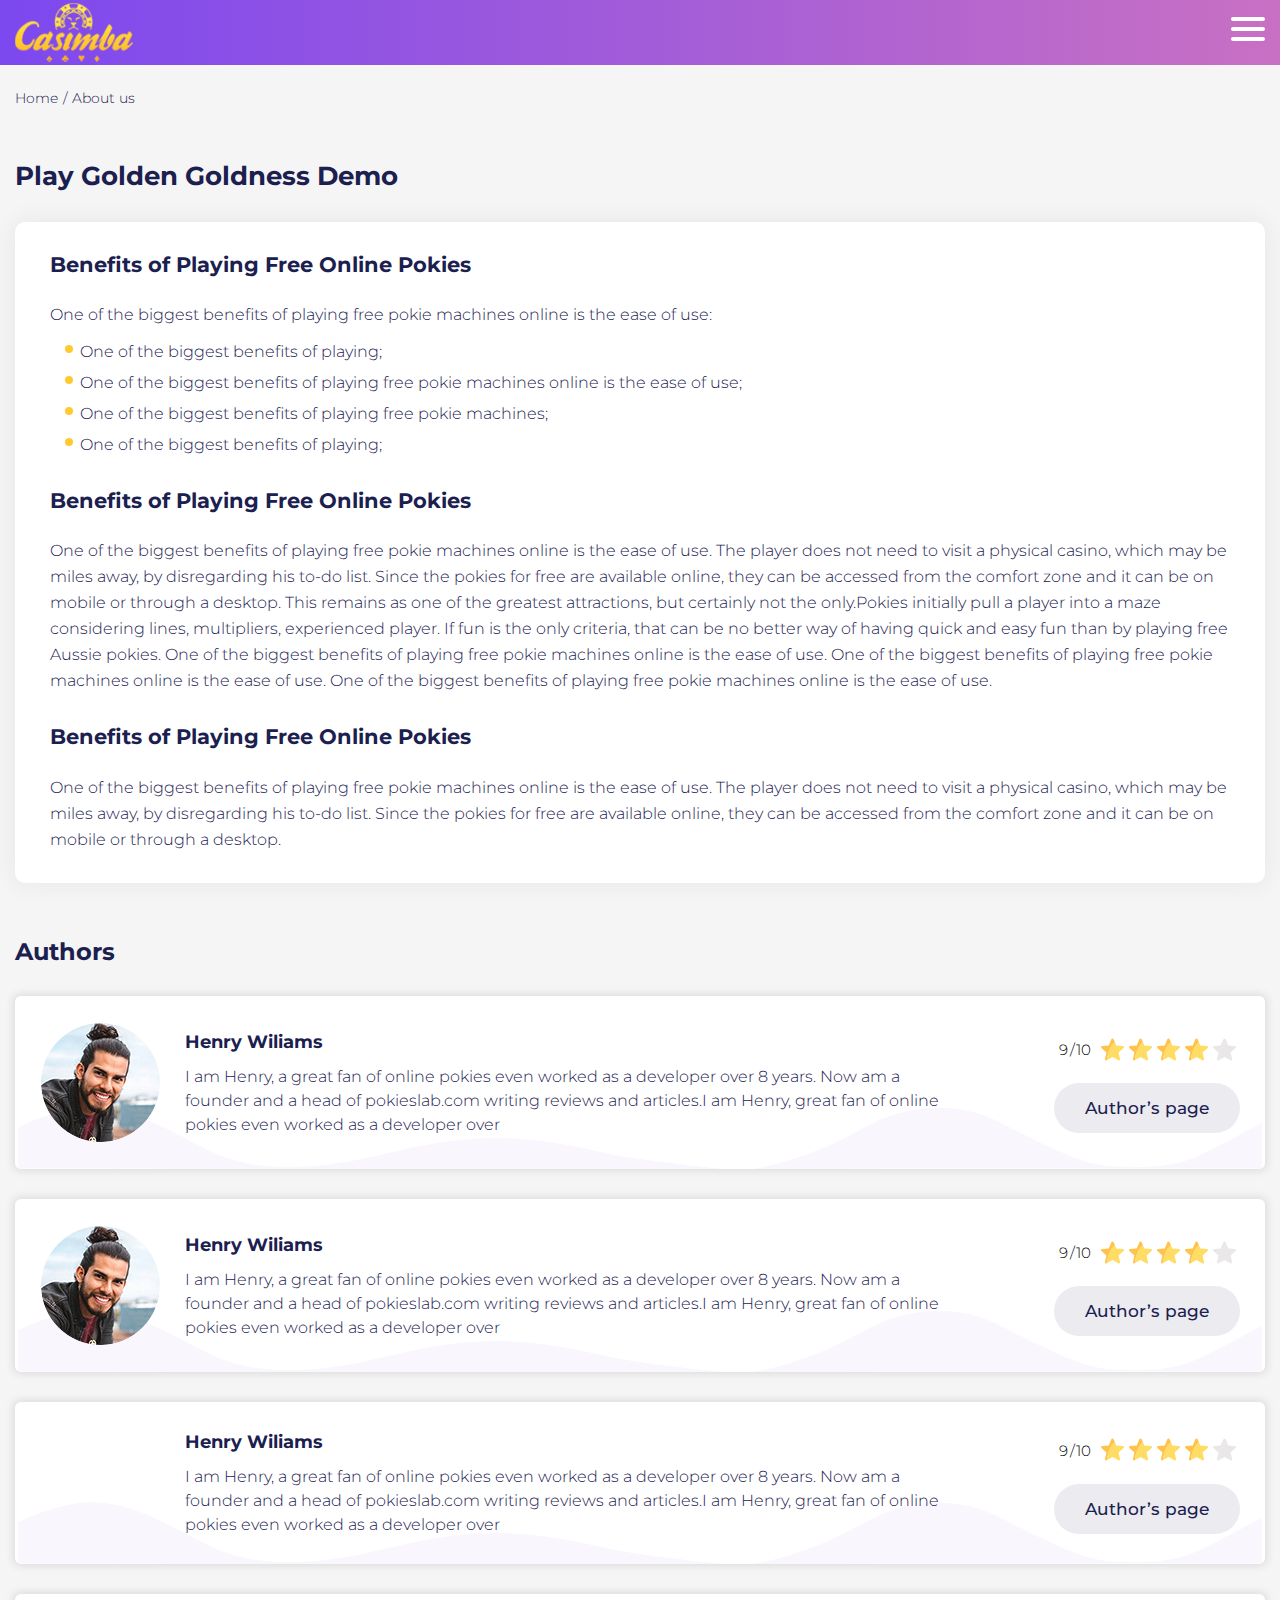
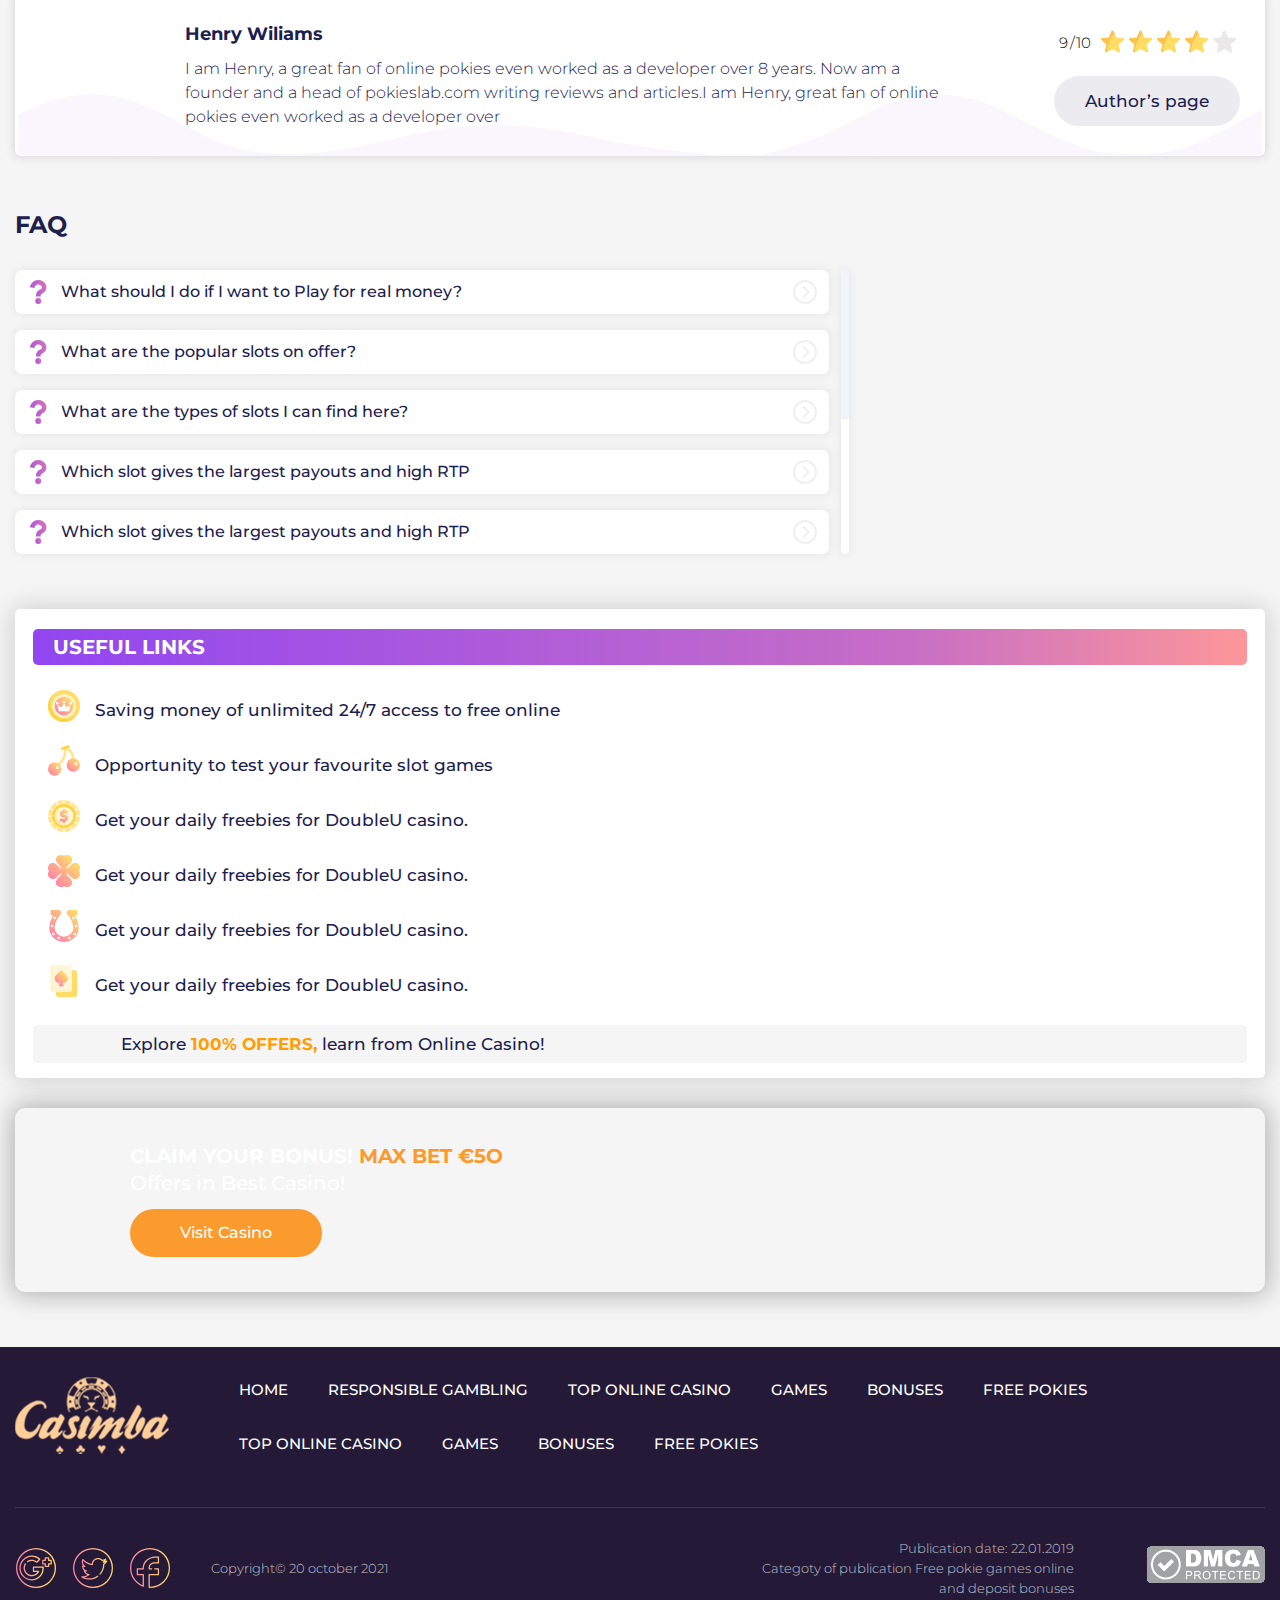
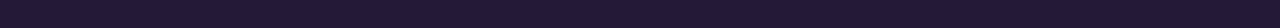
<file: about-us.html>
<!DOCTYPE html>
<html class="no-js" lang="ru">
  <head>
    <meta charset="utf-8"/>
    <meta http-equiv="x-ua-compatible" content="ie=edge"/>
    <title>test_template_3</title>
    <meta content="" name="description"/>
    <meta content="" name="keywords"/>
    <meta name="viewport" content="width=device-width, initial-scale=1.0"/>
    <meta content="telephone=no" name="format-detection"/>
    <meta name="HandheldFriendly" content="true"/><link href="https://fonts.googleapis.com/css2?family=Montserrat:wght@300;400;500;600;700&display=swap" rel="stylesheet">
    <link href="static/css/main.min.css" rel="stylesheet" type="text/css">
    <link rel="icon" type="image/x-icon" href="favicon.ico"/><!--[if lt IE 9 ]><script src="static/js/html5shiv-3.7.2.min.js" type="text/javascript"></script><meta content="no" http-equiv="imagetoolbar"><![endif]-->
  </head>
  <body>
    <div class="__cl-w-outer___"><!-- skin 1 -->
      <div class="__cl-w-inner___">
        <div class="is-hide">
          <div class="js-move-from" data-id="move-title">
            <h1 class="js-animate">Play Golden Goldness Demo</h1>
          </div>
          <div class="js-move-from" data-id="move-text">
            <p></p>
          </div>
        </div><!-- ********** c-menu-S-1 ********** -->
        <div class="c-menu-S-1">
          <header class="__cl-c-menu___ js-header __cl-c-menu--shadow___">
            <div class="__cl-w-center___ __cl-c-menu__center___"><a class="__cl-c-menu__logo___" href="#" aria-label="Home"><img src="static/img/general/logo.png" alt=""/></a>
              <button class="menuBtn __cl-c-menu__close-btn___ not-active js-close-btn" type="button" data-toggle="modal" data-target="#modal-menu" aria-label="menu button" aria-haspopup="true" aria-controls="modal-menu"></button>
              <div class="__cl-c-menu__main___">
                <button class="menuBtn __cl-c-menu__btn___ js-menu-btn" type="button" data-toggle="modal" data-target="#modal-menu" aria-label="menu button" aria-haspopup="true" aria-controls="modal-menu"></button>
                <div class="__cl-c-menu__modal___ modal fade js-modal-main" id="modal-menu" tabindex="-1" role="dialog" aria-labelledby="menuBtn">
                  <div class="__cl-c-menu__dialog___ modal-dialog" role="navigation">
                    <ul class="__cl-c-menu__nav___">
                      <li class="__cl-c-menu__item___ is-active"><a class="__cl-c-menu__link___" href="#" aria-label="Menu link">Home</a></li>
                      <li class="__cl-c-menu__item___"><a class="__cl-c-menu__link___" href="#" aria-label="Menu link">All Games</a></li>
                      <li class="__cl-c-menu__item___"><a class="__cl-c-menu__link___ __cl-c-menu__link--drop___ js-header-drop-btn" href="#" aria-label="All bonuses">Bonuses</a>
                        <button class="__cl-c-menu__link___ __cl-c-menu__link--drop___" id="drop-menu" data-toggle="dropdown" aria-expanded="false" aria-label="All bonuses" role="menuitem" aria-haspopup="true">All bonuses</button>
                        <div class="__cl-c-menu__sub___ dropdown-menu" aria-labelledby="#drop-menu">
                          <div class="__cl-c-menu__wrap___">
                            <div class="__cl-c-menu__sub-item___"><a class="__cl-c-menu__sub-a___" href="#" aria-label="Menu dropdown link">Gambling News</a></div>
                            <div class="__cl-c-menu__sub-item___"><a class="__cl-c-menu__sub-a___" href="#" aria-label="Menu dropdown link">The Best Microgaming Slots</a></div>
                            <div class="__cl-c-menu__sub-item___"><a class="__cl-c-menu__sub-a___" href="#" aria-label="Menu dropdown link">Casino Review</a></div>
                          </div>
                        </div>
                      </li>
                      <li class="__cl-c-menu__item___"><a class="__cl-c-menu__link___" href="#" aria-label="Menu link">Authors</a></li>
                      <li class="__cl-c-menu__item___"><a class="__cl-c-menu__link___" href="#" aria-label="Menu link">News</a></li>
                      <li class="__cl-c-menu__item___"><a class="__cl-c-menu__link___" href="#" aria-label="Menu link">Game hall</a></li>
                    </ul>
                    <div class="__cl-c-menu__social-box___"><!-- ********** c-social-S-1 ********** -->
                      <div class="c-social-S-1">
                        <ul class="__cl-c-social___">
                          <li class="__cl-c-social__item___"><a class="__cl-c-social__btn___ __cl-c-social__btn--gm___" href="#" aria-label="gmail button"></a></li>
                          <li class="__cl-c-social__item___"><a class="__cl-c-social__btn___ __cl-c-social__btn--tw___" href="#" aria-label="twitter button"></a></li>
                          <li class="__cl-c-social__item___"><a class="__cl-c-social__btn___ __cl-c-social__btn--fb___" href="#" aria-label="facebook button"></a></li>
                        </ul>
                      </div><!-- ********** c-social-S-1 ********** -->
                    </div>
                    <div class="__cl-c-menu__search-box___"><!-- ********** c-search-S-1 ********** -->
                      <div class="c-search-S-1">
                        <div class="__cl-c-search___">
                          <form class="__cl-c-search__form___" action="" name="filterSearch">
                            <input class="__cl-c-search__input___" placeholder="Search" value="" type="search" aria-label="Search"/>
                            <button class="__cl-c-search__icon___" type="submit" aria-label="Filter search"></button>
                          </form>
                        </div>
                      </div><!-- ********** c-search-S-1 ********** -->
                    </div>
                  </div>
                </div>
              </div>
            </div>
          </header>
        </div><!-- ********** c-menu-S-1 ********** -->
        <div class="__cl-w-page-section___ __cl-w-page-section--breadcrumbs___">
          <div class="__cl-w-center___"><!-- ********** c-breadcrumbs-S-1 ********** -->
            <div class="c-breadcrumbs-S-1">
              <div class="__cl-c-breadcrumbs___">
                <div class="__cl-c-breadcrumbs__mob___">
                  <div class="__cl-c-breadcrumbs__li__"><a class="__cl-c-breadcrumbs__link___" href="#" aria-label="Home">Home</a></div>
                </div>
                <div class="__cl-c-breadcrumbs__tablet___">
                  <div class="__cl-c-breadcrumbs__li___"><a class="__cl-c-breadcrumbs__link___ __cl-c-breadcrumbs__link--home___" href="#" aria-label="Home">Home</a>
                  </div>
                  <div class="__cl-c-breadcrumbs__li__"><span class="__cl-c-breadcrumbs__link___ __cl-c-breadcrumbs__link--current___">About us</span></div>
                </div>
              </div>
            </div><!-- ********** c-breadcrumbs-S-1 ********** -->
          </div>
        </div>
        <div class="__cl-w-page-section___">
          <div class="__cl-w-page-section__decor-box___ __cl-w-page-section__decor-box--top___"><img class="lazyload" src="static/img/general/cork.png" data-src="static/img/general/section-decor-1.png" alt=""></div>
          <div class="__cl-w-center___">
            <div class="__cl-c-columns___">
              <div class="__cl-c-columns__col___">
                <div class="__cl-c-h1___">
                  <div class="js-move-to" id="move-title"></div>
                </div>
                <div class="js-move-to" id="move-text"></div>
                <div class="__cl-c-text-box___">
                  <h2 class="__cl-c-h2___ __cl-c-h2--block___">Benefits of Playing Free Online Pokies</h2>
                  <p>One of the biggest benefits of playing free pokie machines online is the ease of use:</p>
                  <ul>
                    <li>One of the biggest benefits of playing;</li>
                    <li>One of the biggest benefits of playing free pokie machines online is the ease of use;</li>
                    <li>One of the biggest benefits of playing free pokie machines;</li>
                    <li>One of the biggest benefits of playing;</li>
                  </ul>
                  <h2 class="__cl-c-h2___ __cl-c-h2--block___">Benefits of Playing Free Online Pokies</h2>
                  <p>One of the biggest benefits of playing free pokie machines online is the ease of use. The player does not need to visit a physical casino, which may be miles away, by disregarding his to-do list. Since the pokies for free are available online, they can be accessed from the comfort zone and it can be on mobile or through a desktop. This remains as one of the greatest attractions, but certainly not the only.Pokies initially pull a player into a maze considering lines, multipliers, experienced player. If fun is the only criteria, that can be no better way of having quick and easy fun than by playing free Aussie pokies. One of the biggest benefits of playing free pokie machines online is the ease of use. One of the biggest benefits of playing free pokie machines online is the ease of use. One of the biggest benefits of playing free pokie machines online is the ease of use.</p>
                  <h2 class="__cl-c-h2___ __cl-c-h2--block___">Benefits of Playing Free Online Pokies</h2>
                  <p>One of the biggest benefits of playing free pokie machines online is the ease of use. The player does not need to visit a physical casino, which may be miles away, by disregarding his to-do list. Since the pokies for free are available online, they can be accessed from the comfort zone and it can be on mobile or through a desktop.</p>
                </div>
                <div class="__cl-w-gap___">
                  <h2 class="__cl-c-h2___">Authors</h2><!-- ********** c-authors-box-S-1 ********** -->
                  <div class="c-authors-box-S-1">
                    <div class="__cl-c-authors-box___">
                      <div class="__cl-c-authors-box__author___">
                        <div class="__cl-c-authors-box__img-box___"><img class="lazyload" src="static/img/general/cork.png" data-src="static/img/content/author.jpg" alt=""/></div>
                        <div class="__cl-c-authors-box__info-box___">
                          <div class="__cl-c-authors-box__author-name___">Henry Wiliams</div>
                          <div class="__cl-c-authors-box__text___">I am Henry, a great fan of online pokies even worked as a developer over 8 years. Now am a founder and a head of pokieslab.com writing reviews and articles.I am Henry, great fan of online pokies even worked as a developer over</div>
                        </div>
                        <div class="__cl-c-authors-box__btn-box___">
                          <div class="__cl-c-authors-box__rating___"><!-- ********** c-rating-S-1 ********** -->
                            <div class="c-rating-S-1">
                              <div class="__cl-c-rating___">
                                <div class="__cl-c-rating___ __cl-c-rating--vote___" data-rating="4.5">
                                  <div class="__cl-c-rating__rate___"><span class="__cl-c-rating__rate-marked___">9</span><span class="__cl-c-rating__sep___">/</span>10</div>
                                  <div class="__cl-c-rating__box___">
                                    <div class="__cl-c-rating__elem___"></div>
                                    <div class="__cl-c-rating__elem___"></div>
                                    <div class="__cl-c-rating__elem___"></div>
                                    <div class="__cl-c-rating__elem___"></div>
                                    <div class="__cl-c-rating__elem___"></div>
                                  </div>
                                </div>
                              </div>
                            </div><!-- ********** c-rating-S-1 ********** -->
                          </div><a class="__cl-c-btn___ __cl-c-btn--secondary___ __cl-c-authors-box__btn___" href="#" aria-label="Author’s page">Author’s page</a>
                        </div>
                      </div>
                      <div class="__cl-c-authors-box__author___">
                        <div class="__cl-c-authors-box__img-box___"><img class="lazyload" src="static/img/general/cork.png" data-src="static/img/content/author.jpg" alt=""/></div>
                        <div class="__cl-c-authors-box__info-box___">
                          <div class="__cl-c-authors-box__author-name___">Henry Wiliams</div>
                          <div class="__cl-c-authors-box__text___">I am Henry, a great fan of online pokies even worked as a developer over 8 years. Now am a founder and a head of pokieslab.com writing reviews and articles.I am Henry, great fan of online pokies even worked as a developer over</div>
                        </div>
                        <div class="__cl-c-authors-box__btn-box___">
                          <div class="__cl-c-authors-box__rating___"><!-- ********** c-rating-S-1 ********** -->
                            <div class="c-rating-S-1">
                              <div class="__cl-c-rating___">
                                <div class="__cl-c-rating___ __cl-c-rating--vote___" data-rating="4.5">
                                  <div class="__cl-c-rating__rate___"><span class="__cl-c-rating__rate-marked___">9</span><span class="__cl-c-rating__sep___">/</span>10</div>
                                  <div class="__cl-c-rating__box___">
                                    <div class="__cl-c-rating__elem___"></div>
                                    <div class="__cl-c-rating__elem___"></div>
                                    <div class="__cl-c-rating__elem___"></div>
                                    <div class="__cl-c-rating__elem___"></div>
                                    <div class="__cl-c-rating__elem___"></div>
                                  </div>
                                </div>
                              </div>
                            </div><!-- ********** c-rating-S-1 ********** -->
                          </div><a class="__cl-c-btn___ __cl-c-btn--secondary___ __cl-c-authors-box__btn___" href="#" aria-label="Author’s page">Author’s page</a>
                        </div>
                      </div>
                      <div class="__cl-c-authors-box__author___">
                        <div class="__cl-c-authors-box__img-box___"><img class="lazyload" src="static/img/general/cork.png" data-src="static/img/content/author.jpg" alt=""/></div>
                        <div class="__cl-c-authors-box__info-box___">
                          <div class="__cl-c-authors-box__author-name___">Henry Wiliams</div>
                          <div class="__cl-c-authors-box__text___">I am Henry, a great fan of online pokies even worked as a developer over 8 years. Now am a founder and a head of pokieslab.com writing reviews and articles.I am Henry, great fan of online pokies even worked as a developer over</div>
                        </div>
                        <div class="__cl-c-authors-box__btn-box___">
                          <div class="__cl-c-authors-box__rating___"><!-- ********** c-rating-S-1 ********** -->
                            <div class="c-rating-S-1">
                              <div class="__cl-c-rating___">
                                <div class="__cl-c-rating___ __cl-c-rating--vote___" data-rating="4.5">
                                  <div class="__cl-c-rating__rate___"><span class="__cl-c-rating__rate-marked___">9</span><span class="__cl-c-rating__sep___">/</span>10</div>
                                  <div class="__cl-c-rating__box___">
                                    <div class="__cl-c-rating__elem___"></div>
                                    <div class="__cl-c-rating__elem___"></div>
                                    <div class="__cl-c-rating__elem___"></div>
                                    <div class="__cl-c-rating__elem___"></div>
                                    <div class="__cl-c-rating__elem___"></div>
                                  </div>
                                </div>
                              </div>
                            </div><!-- ********** c-rating-S-1 ********** -->
                          </div><a class="__cl-c-btn___ __cl-c-btn--secondary___ __cl-c-authors-box__btn___" href="#" aria-label="Author’s page">Author’s page</a>
                        </div>
                      </div>
                      <div class="__cl-c-authors-box__author___">
                        <div class="__cl-c-authors-box__img-box___"><img class="lazyload" src="static/img/general/cork.png" data-src="static/img/content/author.jpg" alt=""/></div>
                        <div class="__cl-c-authors-box__info-box___">
                          <div class="__cl-c-authors-box__author-name___">Henry Wiliams</div>
                          <div class="__cl-c-authors-box__text___">I am Henry, a great fan of online pokies even worked as a developer over 8 years. Now am a founder and a head of pokieslab.com writing reviews and articles.I am Henry, great fan of online pokies even worked as a developer over</div>
                        </div>
                        <div class="__cl-c-authors-box__btn-box___">
                          <div class="__cl-c-authors-box__rating___"><!-- ********** c-rating-S-1 ********** -->
                            <div class="c-rating-S-1">
                              <div class="__cl-c-rating___">
                                <div class="__cl-c-rating___ __cl-c-rating--vote___" data-rating="4.5">
                                  <div class="__cl-c-rating__rate___"><span class="__cl-c-rating__rate-marked___">9</span><span class="__cl-c-rating__sep___">/</span>10</div>
                                  <div class="__cl-c-rating__box___">
                                    <div class="__cl-c-rating__elem___"></div>
                                    <div class="__cl-c-rating__elem___"></div>
                                    <div class="__cl-c-rating__elem___"></div>
                                    <div class="__cl-c-rating__elem___"></div>
                                    <div class="__cl-c-rating__elem___"></div>
                                  </div>
                                </div>
                              </div>
                            </div><!-- ********** c-rating-S-1 ********** -->
                          </div><a class="__cl-c-btn___ __cl-c-btn--secondary___ __cl-c-authors-box__btn___" href="#" aria-label="Author’s page">Author’s page</a>
                        </div>
                      </div>
                    </div>
                  </div><!-- ********** c-authors-box-S-1 ********** -->
                </div>
                <div class="__cl-w-gap___">
                  <h2 class="__cl-c-h2___">FAQ</h2><!-- ********** c-faq-box-S-1 ********** -->
                  <div class="c-faq-box-S-1">
                    <div class="__cl-c-faq-box___">
                      <ul class="__cl-c-faq-box__list___ js-vertical-scroll" id="accordion">
                        <li class="__cl-c-faq-box__question-box___ js-text-collapse" type="button" data-toggle="collapse" data-target="#moreFaq1" data-parent="#accordion" aria-expanded="false" aria-label="Collapse text button">
                          <div class="__cl-c-faq-box__question___">
                            <div class="__cl-c-faq-box__icon___"><img src="static/img/general/sprite.svg#question" alt=""/></div>
                            <h3 class="_cl-c-h3___">What should I do if I want to Play for real money?</h3>
                            <div class="__cl-c-faq-box__arrow___"></div>
                          </div>
                          <div class="__cl-c-faq-box__collapse-box___">
                            <div class="__cl-c-faq-box__collapse___ js-collapse collapse" id="moreFaq1">
                              <div class="__cl-c-faq-box__items-box___">
                                <p>I am Henry, a great fan of online pokies even worked as a developer over 8 years. Now am a founder and a head of pokieslab.com writing reviews and articles.I am Henry, great fan of online pokies even worked as a developer over 8 years. Now I am a founder and a head of pokieslab. I am Henry, a great fan of online pokies even worked as a developer over 8 years. Now am a founder and a head of pokieslab.com writing reviews and articles.I am Henry, great fan of online pokies even worked as a developer over 8 years. developer over 8 years.</p>
                              </div>
                            </div>
                          </div>
                        </li>
                        <li class="__cl-c-faq-box__question-box___ js-text-collapse" type="button" data-toggle="collapse" data-target="#moreFaq2" data-parent="#accordion" aria-expanded="false" aria-label="Collapse text button">
                          <div class="__cl-c-faq-box__question___">
                            <div class="__cl-c-faq-box__icon___"><img src="static/img/general/sprite.svg#question" alt=""/></div>
                            <h3 class="_cl-c-h3___">What are the popular slots on offer?</h3>
                            <div class="__cl-c-faq-box__arrow___"></div>
                          </div>
                          <div class="__cl-c-faq-box__collapse-box___">
                            <div class="__cl-c-faq-box__collapse___ js-collapse collapse" id="moreFaq2">
                              <div class="__cl-c-faq-box__items-box___">
                                <p>I am Henry, a great fan of online pokies even worked as a developer over 8 years. Now am a founder and a head of pokieslab.com writing reviews and articles.I am Henry, great fan of online pokies even worked as a developer over 8 years. Now I am a founder and a head of pokieslab. I am Henry, a great fan of online pokies even worked as a developer over 8 years. Now am a founder and a head of pokieslab.com writing reviews and articles.I am Henry, great fan of online pokies even worked as a developer over 8 years. developer over 8 years.</p>
                              </div>
                            </div>
                          </div>
                        </li>
                        <li class="__cl-c-faq-box__question-box___ js-text-collapse" type="button" data-toggle="collapse" data-target="#moreFaq3" data-parent="#accordion" aria-expanded="false" aria-label="Collapse text button">
                          <div class="__cl-c-faq-box__question___">
                            <div class="__cl-c-faq-box__icon___"><img src="static/img/general/sprite.svg#question" alt=""/></div>
                            <h3 class="_cl-c-h3___">What are the types of slots I can find here?</h3>
                            <div class="__cl-c-faq-box__arrow___"></div>
                          </div>
                          <div class="__cl-c-faq-box__collapse-box___">
                            <div class="__cl-c-faq-box__collapse___ js-collapse collapse" id="moreFaq3">
                              <div class="__cl-c-faq-box__items-box___">
                                <p>I am Henry, a great fan of online pokies even worked as a developer over 8 years. Now am a founder and a head of pokieslab.com writing reviews and articles.I am Henry, great fan of online pokies even worked as a developer over 8 years. Now I am a founder and a head of pokieslab. I am Henry, a great fan of online pokies even worked as a developer over 8 years. Now am a founder and a head of pokieslab.com writing reviews and articles.I am Henry, great fan of online pokies even worked as a developer over 8 years. developer over 8 years.</p>
                              </div>
                            </div>
                          </div>
                        </li>
                        <li class="__cl-c-faq-box__question-box___ js-text-collapse" type="button" data-toggle="collapse" data-target="#moreFaq4" data-parent="#accordion" aria-expanded="false" aria-label="Collapse text button">
                          <div class="__cl-c-faq-box__question___">
                            <div class="__cl-c-faq-box__icon___"><img src="static/img/general/sprite.svg#question" alt=""/></div>
                            <h3 class="_cl-c-h3___">Which slot gives the largest payouts and high RTP</h3>
                            <div class="__cl-c-faq-box__arrow___"></div>
                          </div>
                          <div class="__cl-c-faq-box__collapse-box___">
                            <div class="__cl-c-faq-box__collapse___ js-collapse collapse" id="moreFaq4">
                              <div class="__cl-c-faq-box__items-box___">
                                <p>I am Henry, a great fan of online pokies even worked as a developer over 8 years. Now am a founder and a head of pokieslab.com writing reviews and articles.I am Henry, great fan of online pokies even worked as a developer over 8 years. Now I am a founder and a head of pokieslab. I am Henry, a great fan of online pokies even worked as a developer over 8 years. Now am a founder and a head of pokieslab.com writing reviews and articles.I am Henry, great fan of online pokies even worked as a developer over 8 years. developer over 8 years.</p>
                              </div>
                            </div>
                          </div>
                        </li>
                        <li class="__cl-c-faq-box__question-box___ js-text-collapse" type="button" data-toggle="collapse" data-target="#moreFaq5" data-parent="#accordion" aria-expanded="false" aria-label="Collapse text button">
                          <div class="__cl-c-faq-box__question___">
                            <div class="__cl-c-faq-box__icon___"><img src="static/img/general/sprite.svg#question" alt=""/></div>
                            <h3 class="_cl-c-h3___">Which slot gives the largest payouts and high RTP</h3>
                            <div class="__cl-c-faq-box__arrow___"></div>
                          </div>
                          <div class="__cl-c-faq-box__collapse-box___">
                            <div class="__cl-c-faq-box__collapse___ js-collapse collapse" id="moreFaq5">
                              <div class="__cl-c-faq-box__items-box___">
                                <p>I am Henry, a great fan of online pokies even worked as a developer over 8 years. Now am a founder and a head of pokieslab.com writing reviews and articles.I am Henry, great fan of online pokies even worked as a developer over 8 years. Now I am a founder and a head of pokieslab. I am Henry, a great fan of online pokies even worked as a developer over 8 years. Now am a founder and a head of pokieslab.com writing reviews and articles.I am Henry, great fan of online pokies even worked as a developer over 8 years. developer over 8 years.</p>
                              </div>
                            </div>
                          </div>
                        </li>
                        <li class="__cl-c-faq-box__question-box___ js-text-collapse" type="button" data-toggle="collapse" data-target="#moreFaq6" data-parent="#accordion" aria-expanded="false" aria-label="Collapse text button">
                          <div class="__cl-c-faq-box__question___">
                            <div class="__cl-c-faq-box__icon___"><img src="static/img/general/sprite.svg#question" alt=""/></div>
                            <h3 class="_cl-c-h3___">What should I do if I want to Play for real money?</h3>
                            <div class="__cl-c-faq-box__arrow___"></div>
                          </div>
                          <div class="__cl-c-faq-box__collapse-box___">
                            <div class="__cl-c-faq-box__collapse___ js-collapse collapse" id="moreFaq6">
                              <div class="__cl-c-faq-box__items-box___">
                                <p>I am Henry, a great fan of online pokies even worked as a developer over 8 years. Now am a founder and a head of pokieslab.com writing reviews and articles.I am Henry, great fan of online pokies even worked as a developer over 8 years. Now I am a founder and a head of pokieslab. I am Henry, a great fan of online pokies even worked as a developer over 8 years. Now am a founder and a head of pokieslab.com writing reviews and articles.I am Henry, great fan of online pokies even worked as a developer over 8 years. developer over 8 years.</p>
                              </div>
                            </div>
                          </div>
                        </li>
                        <li class="__cl-c-faq-box__question-box___ js-text-collapse" type="button" data-toggle="collapse" data-target="#moreFaq7" data-parent="#accordion" aria-expanded="false" aria-label="Collapse text button">
                          <div class="__cl-c-faq-box__question___">
                            <div class="__cl-c-faq-box__icon___"><img src="static/img/general/sprite.svg#question" alt=""/></div>
                            <h3 class="_cl-c-h3___">What are the popular slots on offer?</h3>
                            <div class="__cl-c-faq-box__arrow___"></div>
                          </div>
                          <div class="__cl-c-faq-box__collapse-box___">
                            <div class="__cl-c-faq-box__collapse___ js-collapse collapse" id="moreFaq7">
                              <div class="__cl-c-faq-box__items-box___">
                                <p>I am Henry, a great fan of online pokies even worked as a developer over 8 years. Now am a founder and a head of pokieslab.com writing reviews and articles.I am Henry, great fan of online pokies even worked as a developer over 8 years. Now I am a founder and a head of pokieslab. I am Henry, a great fan of online pokies even worked as a developer over 8 years. Now am a founder and a head of pokieslab.com writing reviews and articles.I am Henry, great fan of online pokies even worked as a developer over 8 years. developer over 8 years.</p>
                              </div>
                            </div>
                          </div>
                        </li>
                        <li class="__cl-c-faq-box__question-box___ js-text-collapse" type="button" data-toggle="collapse" data-target="#moreFaq8" data-parent="#accordion" aria-expanded="false" aria-label="Collapse text button">
                          <div class="__cl-c-faq-box__question___">
                            <div class="__cl-c-faq-box__icon___"><img src="static/img/general/sprite.svg#question" alt=""/></div>
                            <h3 class="_cl-c-h3___">What are the types of slots I can find here?</h3>
                            <div class="__cl-c-faq-box__arrow___"></div>
                          </div>
                          <div class="__cl-c-faq-box__collapse-box___">
                            <div class="__cl-c-faq-box__collapse___ js-collapse collapse" id="moreFaq8">
                              <div class="__cl-c-faq-box__items-box___">
                                <p>I am Henry, a great fan of online pokies even worked as a developer over 8 years. Now am a founder and a head of pokieslab.com writing reviews and articles.I am Henry, great fan of online pokies even worked as a developer over 8 years. Now I am a founder and a head of pokieslab. I am Henry, a great fan of online pokies even worked as a developer over 8 years. Now am a founder and a head of pokieslab.com writing reviews and articles.I am Henry, great fan of online pokies even worked as a developer over 8 years. developer over 8 years.</p>
                              </div>
                            </div>
                          </div>
                        </li>
                        <li class="__cl-c-faq-box__question-box___ js-text-collapse" type="button" data-toggle="collapse" data-target="#moreFaq9" data-parent="#accordion" aria-expanded="false" aria-label="Collapse text button">
                          <div class="__cl-c-faq-box__question___">
                            <div class="__cl-c-faq-box__icon___"><img src="static/img/general/sprite.svg#question" alt=""/></div>
                            <h3 class="_cl-c-h3___">Which slot gives the largest payouts and high RTP</h3>
                            <div class="__cl-c-faq-box__arrow___"></div>
                          </div>
                          <div class="__cl-c-faq-box__collapse-box___">
                            <div class="__cl-c-faq-box__collapse___ js-collapse collapse" id="moreFaq9">
                              <div class="__cl-c-faq-box__items-box___">
                                <p>I am Henry, a great fan of online pokies even worked as a developer over 8 years. Now am a founder and a head of pokieslab.com writing reviews and articles.I am Henry, great fan of online pokies even worked as a developer over 8 years. Now I am a founder and a head of pokieslab. I am Henry, a great fan of online pokies even worked as a developer over 8 years. Now am a founder and a head of pokieslab.com writing reviews and articles.I am Henry, great fan of online pokies even worked as a developer over 8 years. developer over 8 years.</p>
                              </div>
                            </div>
                          </div>
                        </li>
                        <li class="__cl-c-faq-box__question-box___ js-text-collapse" type="button" data-toggle="collapse" data-target="#moreFaq10" data-parent="#accordion" aria-expanded="false" aria-label="Collapse text button">
                          <div class="__cl-c-faq-box__question___">
                            <div class="__cl-c-faq-box__icon___"><img src="static/img/general/sprite.svg#question" alt=""/></div>
                            <h3 class="_cl-c-h3___">Which slot gives the largest payouts and high RTP</h3>
                            <div class="__cl-c-faq-box__arrow___"></div>
                          </div>
                          <div class="__cl-c-faq-box__collapse-box___">
                            <div class="__cl-c-faq-box__collapse___ js-collapse collapse" id="moreFaq10">
                              <div class="__cl-c-faq-box__items-box___">
                                <p>I am Henry, a great fan of online pokies even worked as a developer over 8 years. Now am a founder and a head of pokieslab.com writing reviews and articles.I am Henry, great fan of online pokies even worked as a developer over 8 years. Now I am a founder and a head of pokieslab. I am Henry, a great fan of online pokies even worked as a developer over 8 years. Now am a founder and a head of pokieslab.com writing reviews and articles.I am Henry, great fan of online pokies even worked as a developer over 8 years. developer over 8 years.</p>
                              </div>
                            </div>
                          </div>
                        </li>
                      </ul>
                      <div class="__cl-c-faq-box__decor-box___"><img class="lazyload" src="static/img/general/cork.png" data-src="static/img/general/faq-decor.png" alt=""/></div>
                    </div>
                  </div><!-- ********** c-faq-box-S-1 ********** -->
                </div>
              </div>
              <aside class="__cl-c-columns__col___ __cl-c-columns__col--side___">
                <div class="__cl-c-columns__inner___"><!-- ********** c-links-S-1 ********** -->
                  <div class="c-links-S-1">
                    <div class="__cl-c-links___ __cl-c-sidebar-box___">
                      <div class="__cl-c-links__title-box___">
                        <div class="__cl-c-links__title___">Useful links</div>
                        <div class="__cl-c-links__title-decor___"><img class="lazyload" src="static/img/general/cork.png" data-src="static/img/general/coins.png" alt=""/></div>
                      </div>
                      <div class="__cl-c-links__items-box___">
                        <div class="__cl-c-links__item___">
                          <div class="__cl-c-links__icon___ __cl-c-links__icon--casino-chip___"><img src="static/img/general/sprite.svg#casino-chip" alt=""/></div><a class="__cl-c-links__link___" href="#" aria-label="Useful link">Saving money of unlimited 24/7 access to free online</a>
                        </div>
                        <div class="__cl-c-links__item___">
                          <div class="__cl-c-links__icon___ __cl-c-links__icon--cherry___"><img src="static/img/general/sprite.svg#cherry" alt=""/></div><a class="__cl-c-links__link___" href="#" aria-label="Useful link">Opportunity to test your favourite slot games</a>
                        </div>
                        <div class="__cl-c-links__item___">
                          <div class="__cl-c-links__icon___ __cl-c-links__icon--chip___"><img src="static/img/general/sprite.svg#chip" alt=""/></div><a class="__cl-c-links__link___" href="#" aria-label="Useful link">Get your daily freebies for DoubleU casino.</a>
                        </div>
                        <div class="__cl-c-links__item___">
                          <div class="__cl-c-links__icon___ __cl-c-links__icon--clover___"><img src="static/img/general/sprite.svg#clover" alt=""/></div><a class="__cl-c-links__link___" href="#" aria-label="Useful link">Get your daily freebies for DoubleU casino.</a>
                        </div>
                        <div class="__cl-c-links__item___">
                          <div class="__cl-c-links__icon___ __cl-c-links__icon--horseshoe___"><img src="static/img/general/sprite.svg#horseshoe" alt=""/></div><a class="__cl-c-links__link___" href="#" aria-label="Useful link">Get your daily freebies for DoubleU casino.</a>
                        </div>
                        <div class="__cl-c-links__item___">
                          <div class="__cl-c-links__icon___ __cl-c-links__icon--poker-cards___"><img src="static/img/general/sprite.svg#poker-cards" alt=""/></div><a class="__cl-c-links__link___" href="#" aria-label="Useful link">Get your daily freebies for DoubleU casino.</a>
                        </div>
                      </div>
                      <div class="__cl-c-links__bonus-box___">
                        <div class="__cl-c-links__bonus-img___"><img class="lazyload" src="static/img/general/cork.png" data-src="static/img/general/gift.png" alt=""/></div>
                        <div class="__cl-c-links__bonus-text___">Explore <a href="#" class="__cl-c-links__bonus-link___" aria-label="Bonus link">100% offers,</a> learn from Online Casino!</div>
                      </div>
                      <div class="__cl-c-links__decor-box___"><img class="lazyload" src="static/img/general/cork.png" data-src="static/img/general/sidebar-decor.png" alt=""/></div>
                    </div>
                  </div><!-- ********** c-links-S-1 ********** -->
                </div>
                <div class="__cl-c-columns__sticky___">
                  <div class="__cl-w-gap-md___"><!-- ********** c-banner-casino-S-1 ********** -->
                    <div class="c-banner-casino-S-1">
                      <div class="__cl-c-banner-casino___">
                        <div class="__cl-c-banner-casino__banner-box___">
                          <div class="__cl-c-banner-casino__bg___">
                            <picture>
                              <source media="(min-width: 1365px )" data-srcset="static/img/general/banner-casino-bg.jpg"/>
                              <source media="(min-width: 321px)" data-srcset="static/img/general/banner-casino-bg-tablet.jpg"/>
                              <source media="(min-width: 0px )" data-srcset="static/img/general/banner-casino-bg.jpg"/><img class="lazyload" src="static/img/general/cork.png" data-src="static/img/general/banner-casino-bg.jpg" alt=""/>
                            </picture>
                          </div>
                          <div class="__cl-c-banner-casino__center___ __cl-w-center___">
                            <div class="__cl-c-banner-casino__content___">
                              <div class="__cl-c-banner-casino__title___">CLAIM YOUR BONUS! <span class="__cl-c-banner-casino__bonus___">Max Bet €5o</span></div>
                              <div class="__cl-c-banner-casino__subtitle___">Offers in Best Casino!</div>
                              <div class="__cl-c-banner-casino__btn-box___"><a class="__cl-c-btn___ __cl-c-btn--main___ __cl-c-banner-casino__btn___" href="#" aria-label="Visit Casino">Visit Casino</a></div>
                            </div>
                          </div>
                        </div>
                      </div>
                    </div><!-- ********** c-banner-casino-S-1 ********** -->
                  </div>
                </div>
              </aside>
            </div>
          </div>
        </div>
      </div><!-- ********** c-footer-S-1 ********** -->
      <footer class="c-footer-S-1 js-footer js-box-arrow">
        <div class="__cl-c-footer___">
          <div class="__cl-w-center___">
            <div class="__cl-c-footer__main___"><a class="__cl-c-footer__logo___" href="#" aria-label="Home"><img src="static/img/general/logo-footer.png" alt=""/></a>
              <ul class="__cl-c-footer__nav___">
                <li class="__cl-c-footer__item___"><a class="__cl-c-footer__link___" href="#" aria-label="Footer-menu link">Home</a></li>
                <li class="__cl-c-footer__item___"><a class="__cl-c-footer__link___" href="#" aria-label="Footer-menu link">Responsible Gambling</a></li>
                <li class="__cl-c-footer__item___"><a class="__cl-c-footer__link___" href="#" aria-label="Footer-menu link">Top online casino</a></li>
                <li class="__cl-c-footer__item___"><a class="__cl-c-footer__link___" href="#" aria-label="Footer-menu link">Games</a></li>
                <li class="__cl-c-footer__item___"><a class="__cl-c-footer__link___" href="#" aria-label="Footer-menu link">Bonuses</a></li>
                <li class="__cl-c-footer__item___"><a class="__cl-c-footer__link___" href="#" aria-label="Footer-menu link">Free pokies</a></li>
                <li class="__cl-c-footer__item___"><a class="__cl-c-footer__link___" href="#" aria-label="Footer-menu link">Top online casino</a></li>
                <li class="__cl-c-footer__item___"><a class="__cl-c-footer__link___" href="#" aria-label="Footer-menu link">Games</a></li>
                <li class="__cl-c-footer__item___"><a class="__cl-c-footer__link___" href="#" aria-label="Footer-menu link">Bonuses</a></li>
                <li class="__cl-c-footer__item___"><a class="__cl-c-footer__link___" href="#" aria-label="Footer-menu link">Free pokies</a></li>
              </ul>
            </div>
            <div class="__cl-c-footer__18-box___">
              <div class="__cl-c-footer__social-box___"><!-- ********** c-social-S-1 ********** -->
                <div class="c-social-S-1">
                  <ul class="__cl-c-social___">
                    <li class="__cl-c-social__item___"><a class="__cl-c-social__btn___ __cl-c-social__btn--gm___" href="#" aria-label="gmail button"></a></li>
                    <li class="__cl-c-social__item___"><a class="__cl-c-social__btn___ __cl-c-social__btn--tw___" href="#" aria-label="twitter button"></a></li>
                    <li class="__cl-c-social__item___"><a class="__cl-c-social__btn___ __cl-c-social__btn--fb___" href="#" aria-label="facebook button"></a></li>
                  </ul>
                </div><!-- ********** c-social-S-1 ********** -->
              </div>
              <div class="__cl-c-footer__warning___">
                <div class="__cl-c-footer__warning-box___">
                  <div class="__cl-c-footer__warning-text___">Publication date: 22.01.2019 <br>Categoty of publication Free pokie games online and  deposit bonuses</div>
                  <div class="__cl-c-footer__img-box___"><span class="__cl-c-footer__dmca___"><a href="#" aria-label="dmca"><img src="static/img/general/dmca.png" alt=""/></a></span><span class="__cl-c-footer__18-img___"><img class="lazyload" src="static/img/general/cork.png" data-src="static/img/general/18+.png" alt=""/></span></div>
                </div>
                <div class="__cl-c-footer__copy___">Copyright© 20 october 2021</div>
              </div>
            </div>
          </div>
        </div>
      </footer><!-- ********** c-footer-S-1 ********** -->
    </div>
    <script>
      document.addEventListener("DOMContentLoaded", moveElem);
      function moveElem() {
          var elem = document.querySelectorAll('.js-move-from');
      
          for (var i = 0; i < elem.length; i++) {
              var currentId = elem[i].getAttribute('data-id');
              var content = elem[i].innerHTML;
              elem[i].innerHTML = '';
              var moveTo = document.querySelector('.js-move-to[id=' + currentId + ']');
              moveTo.innerHTML = content;
          }
      }
      
    </script>
    <script src="static/js/jquery-3.1.1.min.js"></script>
    <script src="static/js/bs-plugins.js"></script>
    <script src="static/js/bootstrap-tabcollapse.js"></script>
    <script src="static/js/lazysizes.min.js"></script>
    <script src="static/js/slick.min.js"></script>
    <script src="static/js/jquery.validate.min.js"></script>
    <script src="static/js/jquery.mCustomScrollbar.concat.min.js"></script>
    <script src="static/js/jquery.fancybox.pack.js"></script>
    <script src="static/js/jquery.fancybox-media.js"></script>
    <script src="static/js/custom.js"></script>
  </body>
</html>
</file>
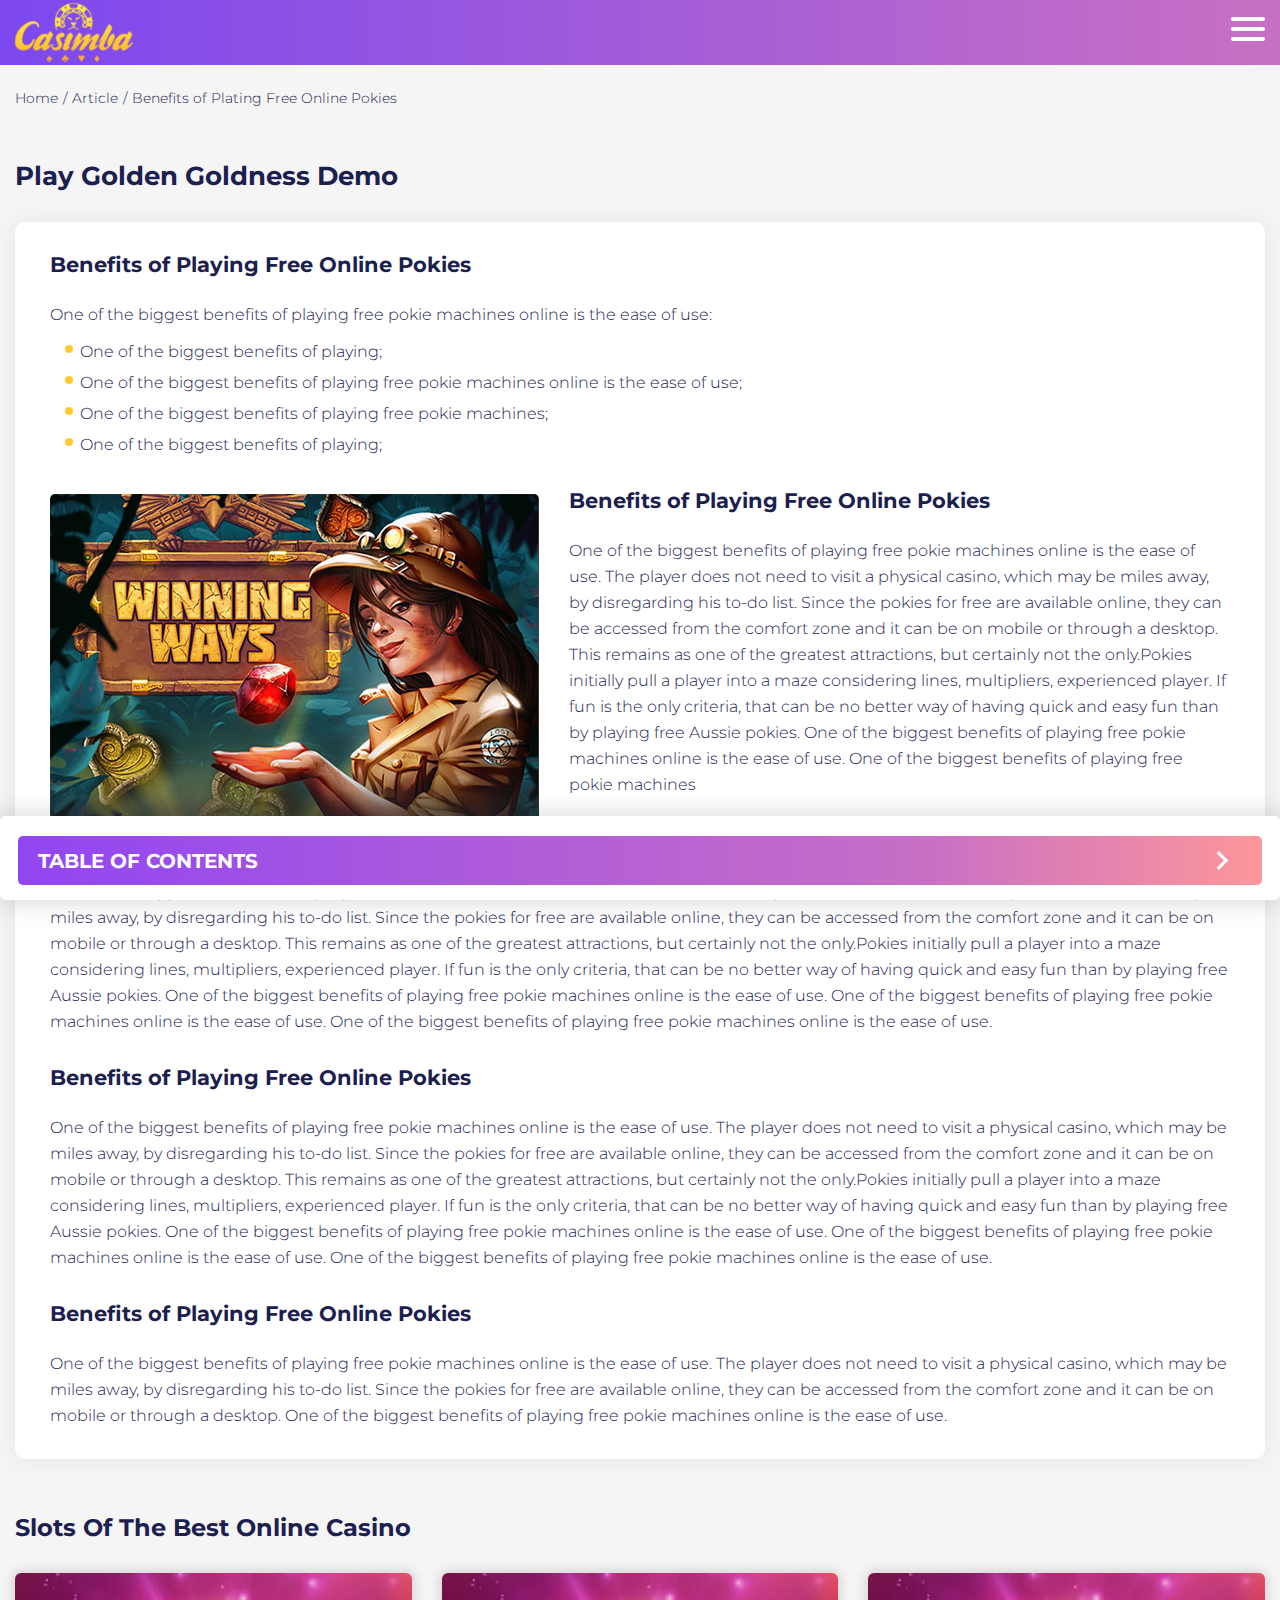
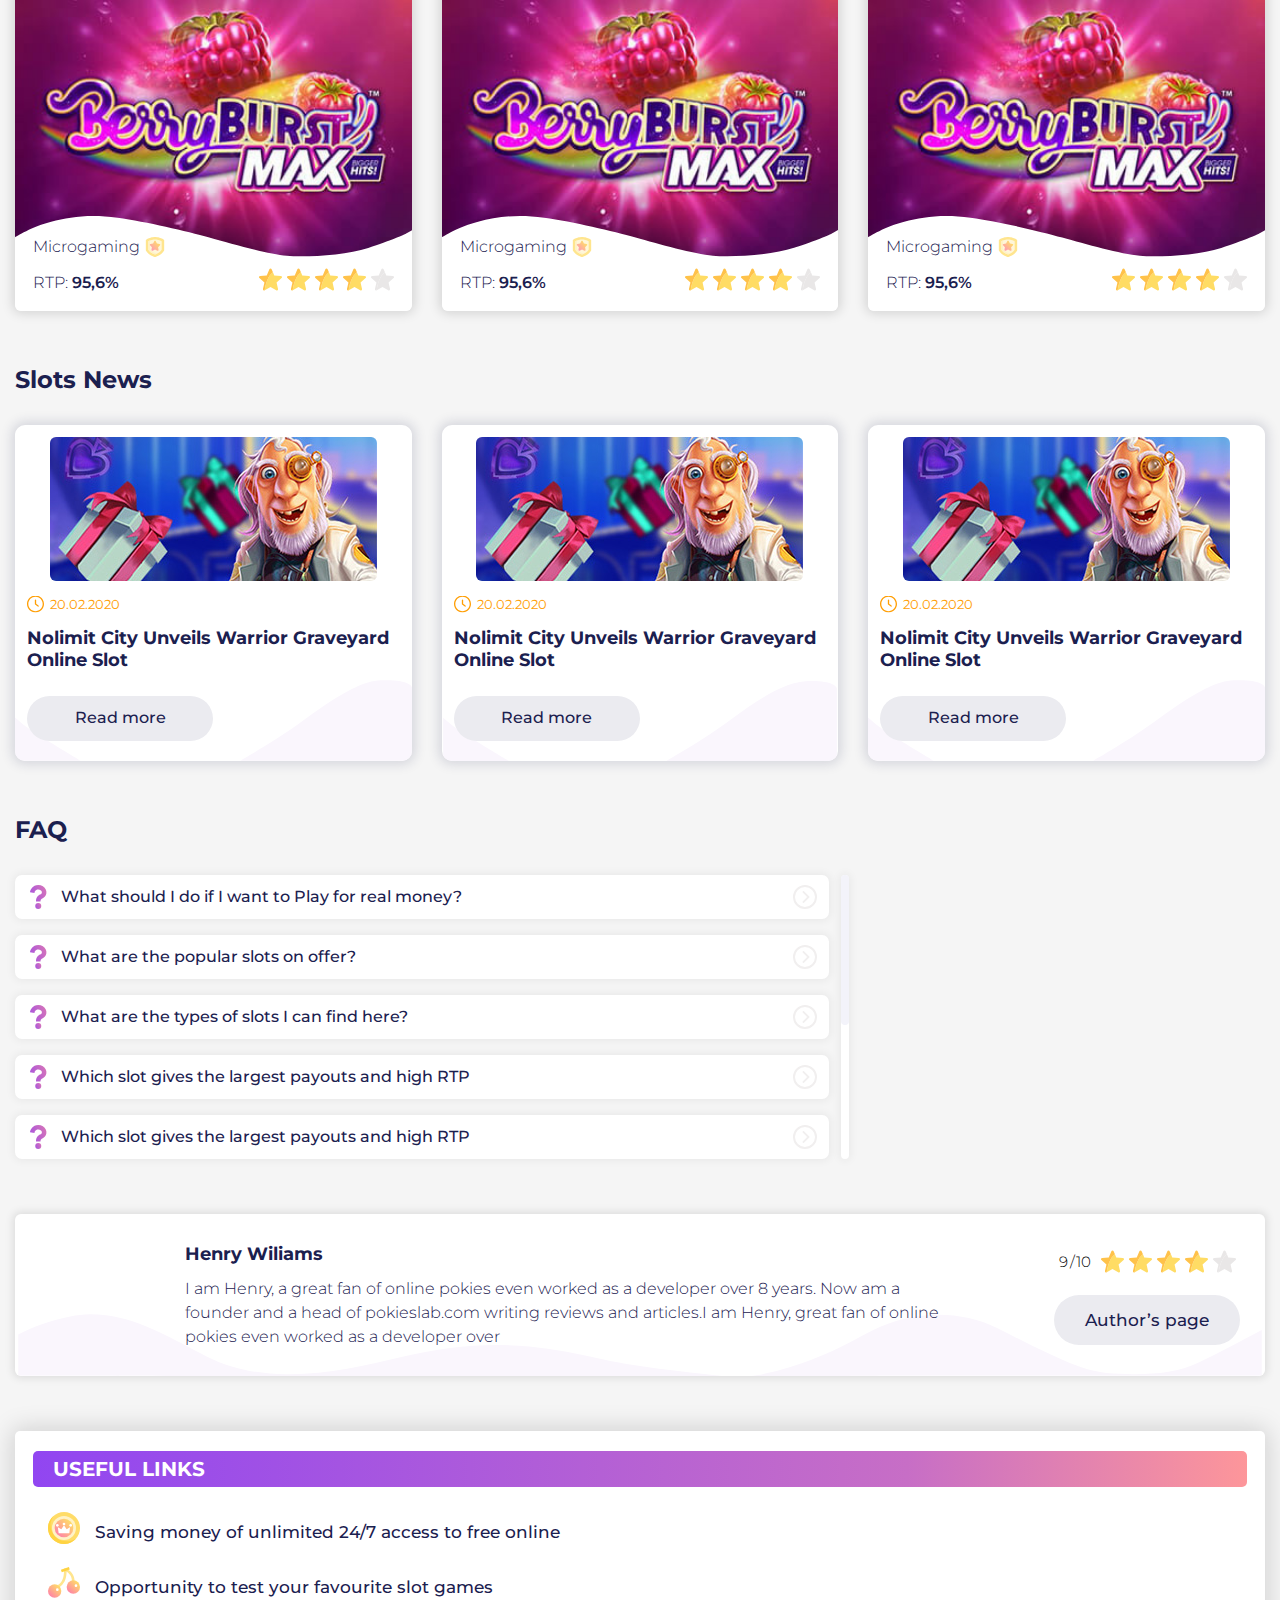
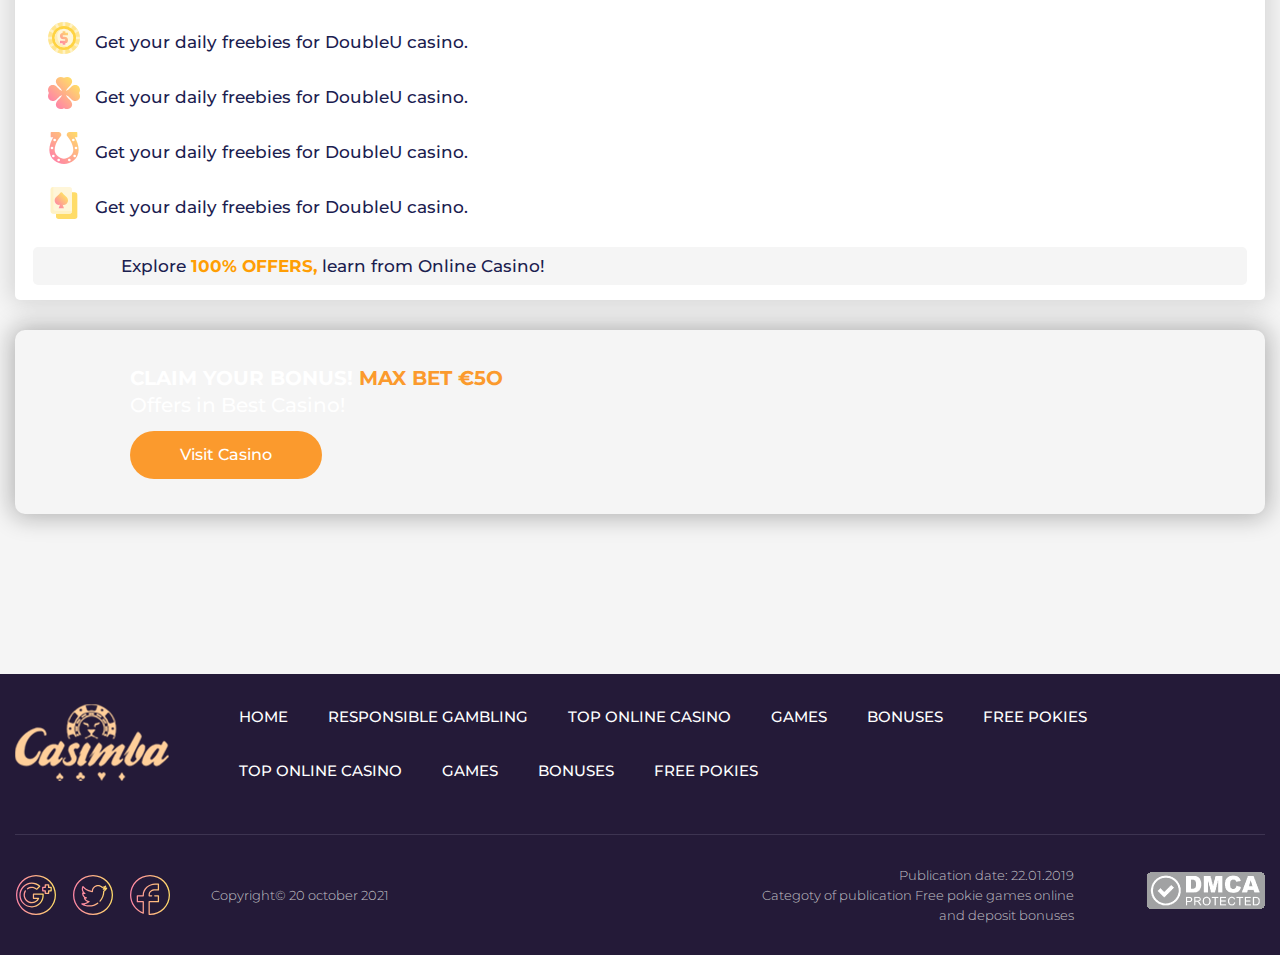
<file: article.html>
<!DOCTYPE html>
<html class="no-js" lang="ru">
  <head>
    <meta charset="utf-8"/>
    <meta http-equiv="x-ua-compatible" content="ie=edge"/>
    <title>test_template_3</title>
    <meta content="" name="description"/>
    <meta content="" name="keywords"/>
    <meta name="viewport" content="width=device-width, initial-scale=1.0"/>
    <meta content="telephone=no" name="format-detection"/>
    <meta name="HandheldFriendly" content="true"/><link href="https://fonts.googleapis.com/css2?family=Montserrat:wght@300;400;500;600;700&display=swap" rel="stylesheet">
    <link href="static/css/main.min.css" rel="stylesheet" type="text/css">
    <link rel="icon" type="image/x-icon" href="favicon.ico"/><!--[if lt IE 9 ]><script src="static/js/html5shiv-3.7.2.min.js" type="text/javascript"></script><meta content="no" http-equiv="imagetoolbar"><![endif]-->
  </head>
  <body>
    <div class="__cl-w-outer___"><!-- skin 1 -->
      <div class="__cl-w-inner___">
        <div class="is-hide">
          <div class="js-move-from" data-id="move-title">
            <h1 class="js-animate">Play Golden Goldness Demo</h1>
          </div>
          <div class="js-move-from" data-id="move-text">
            <p></p>
          </div>
        </div><!-- ********** c-rating-S-1 ********** -->
        <div class="c-rating-S-1"><svg style="display: none"><symbol id="svg-star" xmlns="http://www.w3.org/2000/svg" viewBox="0 0 430 411"><path d="M412.075 149.187l-133.74-12.404L225.218 13.42c-3.72-8.638-15.967-8.638-19.686 0l-53.127 123.362-133.73 12.405c-9.365.868-13.15 12.516-6.084 18.723L113.5 256.556l-29.53 131.03c-2.068 9.175 7.84 16.373 15.927 11.572l115.48-68.578 115.5 68.576c8.087 4.802 17.994-2.397 15.927-11.572l-29.532-131.03 100.9-88.646c7.065-6.207 3.28-17.855-6.084-18.723z"/><path d="M244.535 58.28l-19.32-44.86c-3.72-8.638-15.967-8.638-19.686 0l-53.124 123.362-133.73 12.405c-9.365.868-13.15 12.516-6.084 18.723L113.5 256.556l-29.53 131.03c-2.068 9.175 7.84 16.373 15.927 11.572l15.37-9.127c25.2-163.12 96.04-282.862 129.28-331.75z" fill="currentColor"/></symbol></svg>
          <div class="__cl-c-rating___">
            <div class="__cl-c-rating___ __cl-c-rating--vote___" data-rating="null">
            </div>
          </div>
        </div><!-- ********** c-rating-S-1 ********** --><!-- ********** c-menu-S-1 ********** -->
        <div class="c-menu-S-1">
          <header class="__cl-c-menu___ js-header __cl-c-menu--shadow___">
            <div class="__cl-w-center___ __cl-c-menu__center___"><a class="__cl-c-menu__logo___" href="#" aria-label="Home"><img src="static/img/general/logo.png" alt=""/></a>
              <button class="menuBtn __cl-c-menu__close-btn___ not-active js-close-btn" type="button" data-toggle="modal" data-target="#modal-menu" aria-label="menu button" aria-haspopup="true" aria-controls="modal-menu"></button>
              <div class="__cl-c-menu__main___">
                <button class="menuBtn __cl-c-menu__btn___ js-menu-btn" type="button" data-toggle="modal" data-target="#modal-menu" aria-label="menu button" aria-haspopup="true" aria-controls="modal-menu"></button>
                <div class="__cl-c-menu__modal___ modal fade js-modal-main" id="modal-menu" tabindex="-1" role="dialog" aria-labelledby="menuBtn">
                  <div class="__cl-c-menu__dialog___ modal-dialog" role="navigation">
                    <ul class="__cl-c-menu__nav___">
                      <li class="__cl-c-menu__item___ is-active"><a class="__cl-c-menu__link___" href="#" aria-label="Menu link">Home</a></li>
                      <li class="__cl-c-menu__item___"><a class="__cl-c-menu__link___" href="#" aria-label="Menu link">All Games</a></li>
                      <li class="__cl-c-menu__item___"><a class="__cl-c-menu__link___ __cl-c-menu__link--drop___ js-header-drop-btn" href="#" aria-label="All bonuses">Bonuses</a>
                        <button class="__cl-c-menu__link___ __cl-c-menu__link--drop___" id="drop-menu" data-toggle="dropdown" aria-expanded="false" aria-label="All bonuses" role="menuitem" aria-haspopup="true">All bonuses</button>
                        <div class="__cl-c-menu__sub___ dropdown-menu" aria-labelledby="#drop-menu">
                          <div class="__cl-c-menu__wrap___">
                            <div class="__cl-c-menu__sub-item___"><a class="__cl-c-menu__sub-a___" href="#" aria-label="Menu dropdown link">Gambling News</a></div>
                            <div class="__cl-c-menu__sub-item___"><a class="__cl-c-menu__sub-a___" href="#" aria-label="Menu dropdown link">The Best Microgaming Slots</a></div>
                            <div class="__cl-c-menu__sub-item___"><a class="__cl-c-menu__sub-a___" href="#" aria-label="Menu dropdown link">Casino Review</a></div>
                          </div>
                        </div>
                      </li>
                      <li class="__cl-c-menu__item___"><a class="__cl-c-menu__link___" href="#" aria-label="Menu link">Authors</a></li>
                      <li class="__cl-c-menu__item___"><a class="__cl-c-menu__link___" href="#" aria-label="Menu link">News</a></li>
                      <li class="__cl-c-menu__item___"><a class="__cl-c-menu__link___" href="#" aria-label="Menu link">Game hall</a></li>
                    </ul>
                    <div class="__cl-c-menu__social-box___"><!-- ********** c-social-S-1 ********** -->
                      <div class="c-social-S-1">
                        <ul class="__cl-c-social___">
                          <li class="__cl-c-social__item___"><a class="__cl-c-social__btn___ __cl-c-social__btn--gm___" href="#" aria-label="gmail button"></a></li>
                          <li class="__cl-c-social__item___"><a class="__cl-c-social__btn___ __cl-c-social__btn--tw___" href="#" aria-label="twitter button"></a></li>
                          <li class="__cl-c-social__item___"><a class="__cl-c-social__btn___ __cl-c-social__btn--fb___" href="#" aria-label="facebook button"></a></li>
                        </ul>
                      </div><!-- ********** c-social-S-1 ********** -->
                    </div>
                    <div class="__cl-c-menu__search-box___"><!-- ********** c-search-S-1 ********** -->
                      <div class="c-search-S-1">
                        <div class="__cl-c-search___">
                          <form class="__cl-c-search__form___" action="" name="filterSearch">
                            <input class="__cl-c-search__input___" placeholder="Search" value="" type="search" aria-label="Search"/>
                            <button class="__cl-c-search__icon___" type="submit" aria-label="Filter search"></button>
                          </form>
                        </div>
                      </div><!-- ********** c-search-S-1 ********** -->
                    </div>
                  </div>
                </div>
              </div>
            </div>
          </header>
        </div><!-- ********** c-menu-S-1 ********** -->
        <div class="__cl-w-page-section___ __cl-w-page-section--breadcrumbs___">
          <div class="__cl-w-center___"><!-- ********** c-breadcrumbs-S-1 ********** -->
            <div class="c-breadcrumbs-S-1">
              <div class="__cl-c-breadcrumbs___">
                <div class="__cl-c-breadcrumbs__mob___">
                  <div class="__cl-c-breadcrumbs__li__"><a class="__cl-c-breadcrumbs__link___" href="#" aria-label="Article">Article</a></div>
                </div>
                <div class="__cl-c-breadcrumbs__tablet___">
                  <div class="__cl-c-breadcrumbs__li___"><a class="__cl-c-breadcrumbs__link___ __cl-c-breadcrumbs__link--home___" href="#" aria-label="Home">Home</a>
                  </div>
                  <div class="__cl-c-breadcrumbs__li___"><a class="__cl-c-breadcrumbs__link___" href="#" aria-label="Article">Article</a>
                  </div>
                  <div class="__cl-c-breadcrumbs__li__"><span class="__cl-c-breadcrumbs__link___ __cl-c-breadcrumbs__link--current___">Benefits of Plating Free Online Pokies</span></div>
                </div>
              </div>
            </div><!-- ********** c-breadcrumbs-S-1 ********** -->
          </div>
        </div>
        <div class="__cl-w-page-section___">
          <div class="__cl-w-page-section__decor-box___ __cl-w-page-section__decor-box--top___"><img class="lazyload" src="static/img/general/cork.png" data-src="static/img/general/section-decor-1.png" alt=""></div>
          <div class="__cl-w-center___">
            <div class="__cl-c-columns___">
              <div class="__cl-c-columns__col___">
                <div class="__cl-c-h1___">
                  <div class="js-move-to" id="move-title"></div>
                </div>
                <div class="js-move-to" id="move-text"></div>
                <div class="__cl-c-text-box___">
                  <h2 class="__cl-c-h2___ __cl-c-h2--block___">Benefits of Playing Free Online Pokies</h2>
                  <p>One of the biggest benefits of playing free pokie machines online is the ease of use:</p>
                  <ul>
                    <li>One of the biggest benefits of playing;</li>
                    <li>One of the biggest benefits of playing free pokie machines online is the ease of use;</li>
                    <li>One of the biggest benefits of playing free pokie machines;</li>
                    <li>One of the biggest benefits of playing;</li>
                  </ul>
                  <div class="__cl-c-img-float___ __cl-c-img-float--left___"><img class="lazyload" src="static/img/general/cork.png" data-src="static/img/content/text-1.jpg" alt=""></div>
                  <h2 class="__cl-c-h2___ __cl-c-h2--block___">Benefits of Playing Free Online Pokies</h2>
                  <p>One of the biggest benefits of playing free pokie machines online is the ease of use. The player does not need to visit a physical casino, which may be miles away, by disregarding his to-do list. Since the pokies for free are available online, they can be accessed from the comfort zone and it can be on mobile or through a desktop. This remains as one of the greatest attractions, but certainly not the only.Pokies initially pull a player into a maze considering lines, multipliers, experienced player. If fun is the only criteria, that can be no better way of having quick and easy fun than by playing free Aussie pokies. One of the biggest benefits of playing free pokie machines online is the ease of use. One of the biggest benefits of playing free pokie machines</p>
                  <h2 class="__cl-c-h2___ __cl-c-h2--block___">Benefits of Playing Free Online Pokies</h2>
                  <p>One of the biggest benefits of playing free pokie machines online is the ease of use. The player does not need to visit a physical casino, which may be miles away, by disregarding his to-do list. Since the pokies for free are available online, they can be accessed from the comfort zone and it can be on mobile or through a desktop. This remains as one of the greatest attractions, but certainly not the only.Pokies initially pull a player into a maze considering lines, multipliers, experienced player. If fun is the only criteria, that can be no better way of having quick and easy fun than by playing free Aussie pokies. One of the biggest benefits of playing free pokie machines online is the ease of use. One of the biggest benefits of playing free pokie machines online is the ease of use. One of the biggest benefits of playing free pokie machines online is the ease of use.</p>
                  <h2 class="__cl-c-h2___ __cl-c-h2--block___">Benefits of Playing Free Online Pokies</h2>
                  <p>One of the biggest benefits of playing free pokie machines online is the ease of use. The player does not need to visit a physical casino, which may be miles away, by disregarding his to-do list. Since the pokies for free are available online, they can be accessed from the comfort zone and it can be on mobile or through a desktop. This remains as one of the greatest attractions, but certainly not the only.Pokies initially pull a player into a maze considering lines, multipliers, experienced player. If fun is the only criteria, that can be no better way of having quick and easy fun than by playing free Aussie pokies. One of the biggest benefits of playing free pokie machines online is the ease of use. One of the biggest benefits of playing free pokie machines online is the ease of use. One of the biggest benefits of playing free pokie machines online is the ease of use.</p>
                  <h2 class="__cl-c-h2___ __cl-c-h2--block___">Benefits of Playing Free Online Pokies</h2>
                  <p>One of the biggest benefits of playing free pokie machines online is the ease of use. The player does not need to visit a physical casino, which may be miles away, by disregarding his to-do list. Since the pokies for free are available online, they can be accessed from the comfort zone and it can be on mobile or through a desktop. One of the biggest benefits of playing free pokie machines online is the ease of use.</p>
                </div>
                <div class="__cl-w-gap___">
                  <h2 class="__cl-c-h2___">Slots Of The Best Online Casino</h2><!-- ********** c-slots-box-S-1 ********** -->
                  <div class="c-slots-box-S-1">
                    <div class="__cl-c-slots-box___">
                      <div class="__cl-c-slick-slider___">
                        <div class="__cl-c-slots-box__slider___ u-fix-display js-slots-slider">
                          <div class="__cl-c-slots-box__slide___">
                            <div class="__cl-c-slot___" tabindex="0">
                              <div class="__cl-c-slot__wrapper___"><a class="__cl-c-slot__img-box___" href="#" aria-label="Game"><img src="static/img/content/slot-1.jpg" alt=""/></a>
                                <div class="__cl-c-slot__hov-box___">
                                  <div class="__cl-c-slot__name___">Dolphin Treasure Deluxe</div><a class="__cl-c-slot__btn-play___" href="#" aria-label="Play game"></a><a class="__cl-c-slot__demo___" href="#" aria-label="Demo" data-replace="Demo">IGROSOFR!</a>
                                </div>
                              </div>
                              <div class="__cl-c-slot__row___">
                                <div class="__cl-c-slot__category___">
                                  <div class="__cl-c-slot__category-name___">Microgaming</div>
                                  <div class="__cl-c-slot__category-icon___"><img src="static/img/general/sprite.svg#star" alt=""/></div>
                                </div>
                                <div class="__cl-c-slot__rating-box___">
                                  <div class="__cl-c-slot__rtp___">RTP: <span>95,6%</span></div>
                                  <div class="__cl-c-slot__rating___"><!-- ********** c-rating-S-1 ********** -->
                                    <div class="c-rating-S-1">
                                      <div class="__cl-c-rating___">
                                        <div class="__cl-c-rating___ __cl-c-rating--vote___" data-rating="4.5">
                                          <div class="__cl-c-rating__box___">
                                            <div class="__cl-c-rating__elem___"></div>
                                            <div class="__cl-c-rating__elem___"></div>
                                            <div class="__cl-c-rating__elem___"></div>
                                            <div class="__cl-c-rating__elem___"></div>
                                            <div class="__cl-c-rating__elem___"></div>
                                          </div>
                                        </div>
                                      </div>
                                    </div><!-- ********** c-rating-S-1 ********** -->
                                  </div>
                                </div>
                              </div>
                            </div>
                          </div>
                          <div class="__cl-c-slots-box__slide___">
                            <div class="__cl-c-slot___" tabindex="0">
                              <div class="__cl-c-slot__wrapper___"><a class="__cl-c-slot__img-box___" href="#" aria-label="Game"><img src="static/img/content/slot-1.jpg" alt=""/></a>
                                <div class="__cl-c-slot__hov-box___">
                                  <div class="__cl-c-slot__name___">Dolphin Treasure Deluxe</div><a class="__cl-c-slot__btn-play___" href="#" aria-label="Play game"></a><a class="__cl-c-slot__demo___" href="#" aria-label="Demo" data-replace="Demo">IGROSOFR!</a>
                                </div>
                              </div>
                              <div class="__cl-c-slot__row___">
                                <div class="__cl-c-slot__category___">
                                  <div class="__cl-c-slot__category-name___">Microgaming</div>
                                  <div class="__cl-c-slot__category-icon___"><img src="static/img/general/sprite.svg#star" alt=""/></div>
                                </div>
                                <div class="__cl-c-slot__rating-box___">
                                  <div class="__cl-c-slot__rtp___">RTP: <span>95,6%</span></div>
                                  <div class="__cl-c-slot__rating___"><!-- ********** c-rating-S-1 ********** -->
                                    <div class="c-rating-S-1">
                                      <div class="__cl-c-rating___">
                                        <div class="__cl-c-rating___ __cl-c-rating--vote___" data-rating="4.5">
                                          <div class="__cl-c-rating__box___">
                                            <div class="__cl-c-rating__elem___"></div>
                                            <div class="__cl-c-rating__elem___"></div>
                                            <div class="__cl-c-rating__elem___"></div>
                                            <div class="__cl-c-rating__elem___"></div>
                                            <div class="__cl-c-rating__elem___"></div>
                                          </div>
                                        </div>
                                      </div>
                                    </div><!-- ********** c-rating-S-1 ********** -->
                                  </div>
                                </div>
                              </div>
                            </div>
                          </div>
                          <div class="__cl-c-slots-box__slide___">
                            <div class="__cl-c-slot___" tabindex="0">
                              <div class="__cl-c-slot__wrapper___"><a class="__cl-c-slot__img-box___" href="#" aria-label="Game"><img src="static/img/content/slot-1.jpg" alt=""/></a>
                                <div class="__cl-c-slot__hov-box___">
                                  <div class="__cl-c-slot__name___">Dolphin Treasure Deluxe</div><a class="__cl-c-slot__btn-play___" href="#" aria-label="Play game"></a><a class="__cl-c-slot__demo___" href="#" aria-label="Demo" data-replace="Demo">IGROSOFR!</a>
                                </div>
                              </div>
                              <div class="__cl-c-slot__row___">
                                <div class="__cl-c-slot__category___">
                                  <div class="__cl-c-slot__category-name___">Microgaming</div>
                                  <div class="__cl-c-slot__category-icon___"><img src="static/img/general/sprite.svg#star" alt=""/></div>
                                </div>
                                <div class="__cl-c-slot__rating-box___">
                                  <div class="__cl-c-slot__rtp___">RTP: <span>95,6%</span></div>
                                  <div class="__cl-c-slot__rating___"><!-- ********** c-rating-S-1 ********** -->
                                    <div class="c-rating-S-1">
                                      <div class="__cl-c-rating___">
                                        <div class="__cl-c-rating___ __cl-c-rating--vote___" data-rating="4.5">
                                          <div class="__cl-c-rating__box___">
                                            <div class="__cl-c-rating__elem___"></div>
                                            <div class="__cl-c-rating__elem___"></div>
                                            <div class="__cl-c-rating__elem___"></div>
                                            <div class="__cl-c-rating__elem___"></div>
                                            <div class="__cl-c-rating__elem___"></div>
                                          </div>
                                        </div>
                                      </div>
                                    </div><!-- ********** c-rating-S-1 ********** -->
                                  </div>
                                </div>
                              </div>
                            </div>
                          </div>
                          <div class="__cl-c-slots-box__slide___">
                            <div class="__cl-c-slot___" tabindex="0">
                              <div class="__cl-c-slot__wrapper___"><a class="__cl-c-slot__img-box___" href="#" aria-label="Game"><img src="static/img/content/slot-1.jpg" alt=""/></a>
                                <div class="__cl-c-slot__hov-box___">
                                  <div class="__cl-c-slot__name___">Dolphin Treasure Deluxe</div><a class="__cl-c-slot__btn-play___" href="#" aria-label="Play game"></a><a class="__cl-c-slot__demo___" href="#" aria-label="Demo" data-replace="Demo">IGROSOFR!</a>
                                </div>
                              </div>
                              <div class="__cl-c-slot__row___">
                                <div class="__cl-c-slot__category___">
                                  <div class="__cl-c-slot__category-name___">Microgaming</div>
                                  <div class="__cl-c-slot__category-icon___"><img src="static/img/general/sprite.svg#star" alt=""/></div>
                                </div>
                                <div class="__cl-c-slot__rating-box___">
                                  <div class="__cl-c-slot__rtp___">RTP: <span>95,6%</span></div>
                                  <div class="__cl-c-slot__rating___"><!-- ********** c-rating-S-1 ********** -->
                                    <div class="c-rating-S-1">
                                      <div class="__cl-c-rating___">
                                        <div class="__cl-c-rating___ __cl-c-rating--vote___" data-rating="4.5">
                                          <div class="__cl-c-rating__box___">
                                            <div class="__cl-c-rating__elem___"></div>
                                            <div class="__cl-c-rating__elem___"></div>
                                            <div class="__cl-c-rating__elem___"></div>
                                            <div class="__cl-c-rating__elem___"></div>
                                            <div class="__cl-c-rating__elem___"></div>
                                          </div>
                                        </div>
                                      </div>
                                    </div><!-- ********** c-rating-S-1 ********** -->
                                  </div>
                                </div>
                              </div>
                            </div>
                          </div>
                        </div>
                        <div class="__cl-c-slots-box__arrows___ js-slots-box-arrows"></div>
                      </div>
                    </div>
                  </div><!-- ********** c-slots-box-S-1 ********** -->
                </div>
                <div class="__cl-w-gap___">
                  <h2 class="__cl-c-h2___">Slots News</h2><!-- ********** c-news-box-S-1 ********** -->
                  <div class="c-news-box-S-1">
                    <div class="__cl-c-news-box___">
                      <div class="__cl-c-slick-slider___">
                        <div class="__cl-c-news-box__slider___ u-fix-display js-news-slider">
                          <div class="__cl-c-news-box__slide___">
                            <div class="__cl-c-news___">
                              <div class="__cl-c-news__img-box___"><img src="static/img/general/news-1.jpg" alt=""/>
                              </div>
                              <div class="__cl-c-news__content-box___">
                                <div class="__cl-c-news__date___">20.02.2020</div><a class="__cl-c-news__title___" href="#" aria-label="News title">Nolimit City Unveils Warrior Graveyard Online Slot</a>
                                <div class="__cl-c-news__btn-box___"><a class="__cl-c-btn___ __cl-c-btn--secondary___ __cl-c-news__btn___" href="#" aria-label="Read more">Read more</a></div>
                              </div>
                            </div>
                          </div>
                          <div class="__cl-c-news-box__slide___">
                            <div class="__cl-c-news___">
                              <div class="__cl-c-news__img-box___"><img src="static/img/general/news-1.jpg" alt=""/>
                              </div>
                              <div class="__cl-c-news__content-box___">
                                <div class="__cl-c-news__date___">20.02.2020</div><a class="__cl-c-news__title___" href="#" aria-label="News title">Nolimit City Unveils Warrior Graveyard Online Slot</a>
                                <div class="__cl-c-news__btn-box___"><a class="__cl-c-btn___ __cl-c-btn--secondary___ __cl-c-news__btn___" href="#" aria-label="Read more">Read more</a></div>
                              </div>
                            </div>
                          </div>
                          <div class="__cl-c-news-box__slide___">
                            <div class="__cl-c-news___">
                              <div class="__cl-c-news__img-box___"><img src="static/img/general/news-1.jpg" alt=""/>
                              </div>
                              <div class="__cl-c-news__content-box___">
                                <div class="__cl-c-news__date___">20.02.2020</div><a class="__cl-c-news__title___" href="#" aria-label="News title">Nolimit City Unveils Warrior Graveyard Online Slot</a>
                                <div class="__cl-c-news__btn-box___"><a class="__cl-c-btn___ __cl-c-btn--secondary___ __cl-c-news__btn___" href="#" aria-label="Read more">Read more</a></div>
                              </div>
                            </div>
                          </div>
                          <div class="__cl-c-news-box__slide___">
                            <div class="__cl-c-news___">
                              <div class="__cl-c-news__img-box___"><img src="static/img/general/news-1.jpg" alt=""/>
                              </div>
                              <div class="__cl-c-news__content-box___">
                                <div class="__cl-c-news__date___">20.02.2020</div><a class="__cl-c-news__title___" href="#" aria-label="News title">Nolimit City Unveils Warrior Graveyard Online Slot</a>
                                <div class="__cl-c-news__btn-box___"><a class="__cl-c-btn___ __cl-c-btn--secondary___ __cl-c-news__btn___" href="#" aria-label="Read more">Read more</a></div>
                              </div>
                            </div>
                          </div>
                        </div>
                        <div class="__cl-c-news-box__arrows___ js-news-box-arrows"></div>
                      </div>
                    </div>
                  </div><!-- ********** c-news-box-S-1 ********** -->
                </div>
                <div class="__cl-w-gap___">
                  <h2 class="__cl-c-h2___">FAQ</h2><!-- ********** c-faq-box-S-1 ********** -->
                  <div class="c-faq-box-S-1">
                    <div class="__cl-c-faq-box___">
                      <ul class="__cl-c-faq-box__list___ js-vertical-scroll" id="accordion">
                        <li class="__cl-c-faq-box__question-box___ js-text-collapse" type="button" data-toggle="collapse" data-target="#moreFaq1" data-parent="#accordion" aria-expanded="false" aria-label="Collapse text button">
                          <div class="__cl-c-faq-box__question___">
                            <div class="__cl-c-faq-box__icon___"><img src="static/img/general/sprite.svg#question" alt=""/></div>
                            <h3 class="_cl-c-h3___">What should I do if I want to Play for real money?</h3>
                            <div class="__cl-c-faq-box__arrow___"></div>
                          </div>
                          <div class="__cl-c-faq-box__collapse-box___">
                            <div class="__cl-c-faq-box__collapse___ js-collapse collapse" id="moreFaq1">
                              <div class="__cl-c-faq-box__items-box___">
                                <p>I am Henry, a great fan of online pokies even worked as a developer over 8 years. Now am a founder and a head of pokieslab.com writing reviews and articles.I am Henry, great fan of online pokies even worked as a developer over 8 years. Now I am a founder and a head of pokieslab. I am Henry, a great fan of online pokies even worked as a developer over 8 years. Now am a founder and a head of pokieslab.com writing reviews and articles.I am Henry, great fan of online pokies even worked as a developer over 8 years. developer over 8 years.</p>
                              </div>
                            </div>
                          </div>
                        </li>
                        <li class="__cl-c-faq-box__question-box___ js-text-collapse" type="button" data-toggle="collapse" data-target="#moreFaq2" data-parent="#accordion" aria-expanded="false" aria-label="Collapse text button">
                          <div class="__cl-c-faq-box__question___">
                            <div class="__cl-c-faq-box__icon___"><img src="static/img/general/sprite.svg#question" alt=""/></div>
                            <h3 class="_cl-c-h3___">What are the popular slots on offer?</h3>
                            <div class="__cl-c-faq-box__arrow___"></div>
                          </div>
                          <div class="__cl-c-faq-box__collapse-box___">
                            <div class="__cl-c-faq-box__collapse___ js-collapse collapse" id="moreFaq2">
                              <div class="__cl-c-faq-box__items-box___">
                                <p>I am Henry, a great fan of online pokies even worked as a developer over 8 years. Now am a founder and a head of pokieslab.com writing reviews and articles.I am Henry, great fan of online pokies even worked as a developer over 8 years. Now I am a founder and a head of pokieslab. I am Henry, a great fan of online pokies even worked as a developer over 8 years. Now am a founder and a head of pokieslab.com writing reviews and articles.I am Henry, great fan of online pokies even worked as a developer over 8 years. developer over 8 years.</p>
                              </div>
                            </div>
                          </div>
                        </li>
                        <li class="__cl-c-faq-box__question-box___ js-text-collapse" type="button" data-toggle="collapse" data-target="#moreFaq3" data-parent="#accordion" aria-expanded="false" aria-label="Collapse text button">
                          <div class="__cl-c-faq-box__question___">
                            <div class="__cl-c-faq-box__icon___"><img src="static/img/general/sprite.svg#question" alt=""/></div>
                            <h3 class="_cl-c-h3___">What are the types of slots I can find here?</h3>
                            <div class="__cl-c-faq-box__arrow___"></div>
                          </div>
                          <div class="__cl-c-faq-box__collapse-box___">
                            <div class="__cl-c-faq-box__collapse___ js-collapse collapse" id="moreFaq3">
                              <div class="__cl-c-faq-box__items-box___">
                                <p>I am Henry, a great fan of online pokies even worked as a developer over 8 years. Now am a founder and a head of pokieslab.com writing reviews and articles.I am Henry, great fan of online pokies even worked as a developer over 8 years. Now I am a founder and a head of pokieslab. I am Henry, a great fan of online pokies even worked as a developer over 8 years. Now am a founder and a head of pokieslab.com writing reviews and articles.I am Henry, great fan of online pokies even worked as a developer over 8 years. developer over 8 years.</p>
                              </div>
                            </div>
                          </div>
                        </li>
                        <li class="__cl-c-faq-box__question-box___ js-text-collapse" type="button" data-toggle="collapse" data-target="#moreFaq4" data-parent="#accordion" aria-expanded="false" aria-label="Collapse text button">
                          <div class="__cl-c-faq-box__question___">
                            <div class="__cl-c-faq-box__icon___"><img src="static/img/general/sprite.svg#question" alt=""/></div>
                            <h3 class="_cl-c-h3___">Which slot gives the largest payouts and high RTP</h3>
                            <div class="__cl-c-faq-box__arrow___"></div>
                          </div>
                          <div class="__cl-c-faq-box__collapse-box___">
                            <div class="__cl-c-faq-box__collapse___ js-collapse collapse" id="moreFaq4">
                              <div class="__cl-c-faq-box__items-box___">
                                <p>I am Henry, a great fan of online pokies even worked as a developer over 8 years. Now am a founder and a head of pokieslab.com writing reviews and articles.I am Henry, great fan of online pokies even worked as a developer over 8 years. Now I am a founder and a head of pokieslab. I am Henry, a great fan of online pokies even worked as a developer over 8 years. Now am a founder and a head of pokieslab.com writing reviews and articles.I am Henry, great fan of online pokies even worked as a developer over 8 years. developer over 8 years.</p>
                              </div>
                            </div>
                          </div>
                        </li>
                        <li class="__cl-c-faq-box__question-box___ js-text-collapse" type="button" data-toggle="collapse" data-target="#moreFaq5" data-parent="#accordion" aria-expanded="false" aria-label="Collapse text button">
                          <div class="__cl-c-faq-box__question___">
                            <div class="__cl-c-faq-box__icon___"><img src="static/img/general/sprite.svg#question" alt=""/></div>
                            <h3 class="_cl-c-h3___">Which slot gives the largest payouts and high RTP</h3>
                            <div class="__cl-c-faq-box__arrow___"></div>
                          </div>
                          <div class="__cl-c-faq-box__collapse-box___">
                            <div class="__cl-c-faq-box__collapse___ js-collapse collapse" id="moreFaq5">
                              <div class="__cl-c-faq-box__items-box___">
                                <p>I am Henry, a great fan of online pokies even worked as a developer over 8 years. Now am a founder and a head of pokieslab.com writing reviews and articles.I am Henry, great fan of online pokies even worked as a developer over 8 years. Now I am a founder and a head of pokieslab. I am Henry, a great fan of online pokies even worked as a developer over 8 years. Now am a founder and a head of pokieslab.com writing reviews and articles.I am Henry, great fan of online pokies even worked as a developer over 8 years. developer over 8 years.</p>
                              </div>
                            </div>
                          </div>
                        </li>
                        <li class="__cl-c-faq-box__question-box___ js-text-collapse" type="button" data-toggle="collapse" data-target="#moreFaq6" data-parent="#accordion" aria-expanded="false" aria-label="Collapse text button">
                          <div class="__cl-c-faq-box__question___">
                            <div class="__cl-c-faq-box__icon___"><img src="static/img/general/sprite.svg#question" alt=""/></div>
                            <h3 class="_cl-c-h3___">What should I do if I want to Play for real money?</h3>
                            <div class="__cl-c-faq-box__arrow___"></div>
                          </div>
                          <div class="__cl-c-faq-box__collapse-box___">
                            <div class="__cl-c-faq-box__collapse___ js-collapse collapse" id="moreFaq6">
                              <div class="__cl-c-faq-box__items-box___">
                                <p>I am Henry, a great fan of online pokies even worked as a developer over 8 years. Now am a founder and a head of pokieslab.com writing reviews and articles.I am Henry, great fan of online pokies even worked as a developer over 8 years. Now I am a founder and a head of pokieslab. I am Henry, a great fan of online pokies even worked as a developer over 8 years. Now am a founder and a head of pokieslab.com writing reviews and articles.I am Henry, great fan of online pokies even worked as a developer over 8 years. developer over 8 years.</p>
                              </div>
                            </div>
                          </div>
                        </li>
                        <li class="__cl-c-faq-box__question-box___ js-text-collapse" type="button" data-toggle="collapse" data-target="#moreFaq7" data-parent="#accordion" aria-expanded="false" aria-label="Collapse text button">
                          <div class="__cl-c-faq-box__question___">
                            <div class="__cl-c-faq-box__icon___"><img src="static/img/general/sprite.svg#question" alt=""/></div>
                            <h3 class="_cl-c-h3___">What are the popular slots on offer?</h3>
                            <div class="__cl-c-faq-box__arrow___"></div>
                          </div>
                          <div class="__cl-c-faq-box__collapse-box___">
                            <div class="__cl-c-faq-box__collapse___ js-collapse collapse" id="moreFaq7">
                              <div class="__cl-c-faq-box__items-box___">
                                <p>I am Henry, a great fan of online pokies even worked as a developer over 8 years. Now am a founder and a head of pokieslab.com writing reviews and articles.I am Henry, great fan of online pokies even worked as a developer over 8 years. Now I am a founder and a head of pokieslab. I am Henry, a great fan of online pokies even worked as a developer over 8 years. Now am a founder and a head of pokieslab.com writing reviews and articles.I am Henry, great fan of online pokies even worked as a developer over 8 years. developer over 8 years.</p>
                              </div>
                            </div>
                          </div>
                        </li>
                        <li class="__cl-c-faq-box__question-box___ js-text-collapse" type="button" data-toggle="collapse" data-target="#moreFaq8" data-parent="#accordion" aria-expanded="false" aria-label="Collapse text button">
                          <div class="__cl-c-faq-box__question___">
                            <div class="__cl-c-faq-box__icon___"><img src="static/img/general/sprite.svg#question" alt=""/></div>
                            <h3 class="_cl-c-h3___">What are the types of slots I can find here?</h3>
                            <div class="__cl-c-faq-box__arrow___"></div>
                          </div>
                          <div class="__cl-c-faq-box__collapse-box___">
                            <div class="__cl-c-faq-box__collapse___ js-collapse collapse" id="moreFaq8">
                              <div class="__cl-c-faq-box__items-box___">
                                <p>I am Henry, a great fan of online pokies even worked as a developer over 8 years. Now am a founder and a head of pokieslab.com writing reviews and articles.I am Henry, great fan of online pokies even worked as a developer over 8 years. Now I am a founder and a head of pokieslab. I am Henry, a great fan of online pokies even worked as a developer over 8 years. Now am a founder and a head of pokieslab.com writing reviews and articles.I am Henry, great fan of online pokies even worked as a developer over 8 years. developer over 8 years.</p>
                              </div>
                            </div>
                          </div>
                        </li>
                        <li class="__cl-c-faq-box__question-box___ js-text-collapse" type="button" data-toggle="collapse" data-target="#moreFaq9" data-parent="#accordion" aria-expanded="false" aria-label="Collapse text button">
                          <div class="__cl-c-faq-box__question___">
                            <div class="__cl-c-faq-box__icon___"><img src="static/img/general/sprite.svg#question" alt=""/></div>
                            <h3 class="_cl-c-h3___">Which slot gives the largest payouts and high RTP</h3>
                            <div class="__cl-c-faq-box__arrow___"></div>
                          </div>
                          <div class="__cl-c-faq-box__collapse-box___">
                            <div class="__cl-c-faq-box__collapse___ js-collapse collapse" id="moreFaq9">
                              <div class="__cl-c-faq-box__items-box___">
                                <p>I am Henry, a great fan of online pokies even worked as a developer over 8 years. Now am a founder and a head of pokieslab.com writing reviews and articles.I am Henry, great fan of online pokies even worked as a developer over 8 years. Now I am a founder and a head of pokieslab. I am Henry, a great fan of online pokies even worked as a developer over 8 years. Now am a founder and a head of pokieslab.com writing reviews and articles.I am Henry, great fan of online pokies even worked as a developer over 8 years. developer over 8 years.</p>
                              </div>
                            </div>
                          </div>
                        </li>
                        <li class="__cl-c-faq-box__question-box___ js-text-collapse" type="button" data-toggle="collapse" data-target="#moreFaq10" data-parent="#accordion" aria-expanded="false" aria-label="Collapse text button">
                          <div class="__cl-c-faq-box__question___">
                            <div class="__cl-c-faq-box__icon___"><img src="static/img/general/sprite.svg#question" alt=""/></div>
                            <h3 class="_cl-c-h3___">Which slot gives the largest payouts and high RTP</h3>
                            <div class="__cl-c-faq-box__arrow___"></div>
                          </div>
                          <div class="__cl-c-faq-box__collapse-box___">
                            <div class="__cl-c-faq-box__collapse___ js-collapse collapse" id="moreFaq10">
                              <div class="__cl-c-faq-box__items-box___">
                                <p>I am Henry, a great fan of online pokies even worked as a developer over 8 years. Now am a founder and a head of pokieslab.com writing reviews and articles.I am Henry, great fan of online pokies even worked as a developer over 8 years. Now I am a founder and a head of pokieslab. I am Henry, a great fan of online pokies even worked as a developer over 8 years. Now am a founder and a head of pokieslab.com writing reviews and articles.I am Henry, great fan of online pokies even worked as a developer over 8 years. developer over 8 years.</p>
                              </div>
                            </div>
                          </div>
                        </li>
                      </ul>
                      <div class="__cl-c-faq-box__decor-box___"><img class="lazyload" src="static/img/general/cork.png" data-src="static/img/general/faq-decor.png" alt=""/></div>
                    </div>
                  </div><!-- ********** c-faq-box-S-1 ********** -->
                </div>
                <div class="__cl-w-gap___"><!-- ********** c-authors-box-S-1 ********** -->
                  <div class="c-authors-box-S-1">
                    <div class="__cl-c-authors-box___">
                      <div class="__cl-c-authors-box__author___">
                        <div class="__cl-c-authors-box__img-box___"><img class="lazyload" src="static/img/general/cork.png" data-src="static/img/content/author.jpg" alt=""/></div>
                        <div class="__cl-c-authors-box__info-box___">
                          <div class="__cl-c-authors-box__author-name___">Henry Wiliams</div>
                          <div class="__cl-c-authors-box__text___">I am Henry, a great fan of online pokies even worked as a developer over 8 years. Now am a founder and a head of pokieslab.com writing reviews and articles.I am Henry, great fan of online pokies even worked as a developer over</div>
                        </div>
                        <div class="__cl-c-authors-box__btn-box___">
                          <div class="__cl-c-authors-box__rating___"><!-- ********** c-rating-S-1 ********** -->
                            <div class="c-rating-S-1">
                              <div class="__cl-c-rating___">
                                <div class="__cl-c-rating___ __cl-c-rating--vote___" data-rating="4.5">
                                  <div class="__cl-c-rating__rate___"><span class="__cl-c-rating__rate-marked___">9</span><span class="__cl-c-rating__sep___">/</span>10</div>
                                  <div class="__cl-c-rating__box___">
                                    <div class="__cl-c-rating__elem___"></div>
                                    <div class="__cl-c-rating__elem___"></div>
                                    <div class="__cl-c-rating__elem___"></div>
                                    <div class="__cl-c-rating__elem___"></div>
                                    <div class="__cl-c-rating__elem___"></div>
                                  </div>
                                </div>
                              </div>
                            </div><!-- ********** c-rating-S-1 ********** -->
                          </div><a class="__cl-c-btn___ __cl-c-btn--secondary___ __cl-c-authors-box__btn___" href="#" aria-label="Author’s page">Author’s page</a>
                        </div>
                      </div>
                    </div>
                  </div><!-- ********** c-authors-box-S-1 ********** -->
                </div>
              </div>
              <aside class="__cl-c-columns__col___ __cl-c-columns__col--side___">
                <div class="__cl-c-columns__inner___"><!-- ********** c-links-S-1 ********** -->
                  <div class="c-links-S-1">
                    <div class="__cl-c-links___ __cl-c-sidebar-box___">
                      <div class="__cl-c-links__title-box___">
                        <div class="__cl-c-links__title___">Useful links</div>
                        <div class="__cl-c-links__title-decor___"><img class="lazyload" src="static/img/general/cork.png" data-src="static/img/general/coins.png" alt=""/></div>
                      </div>
                      <div class="__cl-c-links__items-box___">
                        <div class="__cl-c-links__item___">
                          <div class="__cl-c-links__icon___ __cl-c-links__icon--casino-chip___"><img src="static/img/general/sprite.svg#casino-chip" alt=""/></div><a class="__cl-c-links__link___" href="#" aria-label="Useful link">Saving money of unlimited 24/7 access to free online</a>
                        </div>
                        <div class="__cl-c-links__item___">
                          <div class="__cl-c-links__icon___ __cl-c-links__icon--cherry___"><img src="static/img/general/sprite.svg#cherry" alt=""/></div><a class="__cl-c-links__link___" href="#" aria-label="Useful link">Opportunity to test your favourite slot games</a>
                        </div>
                        <div class="__cl-c-links__item___">
                          <div class="__cl-c-links__icon___ __cl-c-links__icon--chip___"><img src="static/img/general/sprite.svg#chip" alt=""/></div><a class="__cl-c-links__link___" href="#" aria-label="Useful link">Get your daily freebies for DoubleU casino.</a>
                        </div>
                        <div class="__cl-c-links__item___">
                          <div class="__cl-c-links__icon___ __cl-c-links__icon--clover___"><img src="static/img/general/sprite.svg#clover" alt=""/></div><a class="__cl-c-links__link___" href="#" aria-label="Useful link">Get your daily freebies for DoubleU casino.</a>
                        </div>
                        <div class="__cl-c-links__item___">
                          <div class="__cl-c-links__icon___ __cl-c-links__icon--horseshoe___"><img src="static/img/general/sprite.svg#horseshoe" alt=""/></div><a class="__cl-c-links__link___" href="#" aria-label="Useful link">Get your daily freebies for DoubleU casino.</a>
                        </div>
                        <div class="__cl-c-links__item___">
                          <div class="__cl-c-links__icon___ __cl-c-links__icon--poker-cards___"><img src="static/img/general/sprite.svg#poker-cards" alt=""/></div><a class="__cl-c-links__link___" href="#" aria-label="Useful link">Get your daily freebies for DoubleU casino.</a>
                        </div>
                      </div>
                      <div class="__cl-c-links__bonus-box___">
                        <div class="__cl-c-links__bonus-img___"><img class="lazyload" src="static/img/general/cork.png" data-src="static/img/general/gift.png" alt=""/></div>
                        <div class="__cl-c-links__bonus-text___">Explore <a href="#" class="__cl-c-links__bonus-link___" aria-label="Bonus link">100% offers,</a> learn from Online Casino!</div>
                      </div>
                      <div class="__cl-c-links__decor-box___"><img class="lazyload" src="static/img/general/cork.png" data-src="static/img/general/sidebar-decor.png" alt=""/></div>
                    </div>
                  </div><!-- ********** c-links-S-1 ********** -->
                </div>
                <div class="__cl-c-columns__sticky___">
                  <div class="__cl-w-gap-md___"><!-- ********** c-banner-casino-S-1 ********** -->
                    <div class="c-banner-casino-S-1">
                      <div class="__cl-c-banner-casino___">
                        <div class="__cl-c-banner-casino__banner-box___">
                          <div class="__cl-c-banner-casino__bg___">
                            <picture>
                              <source media="(min-width: 1365px )" data-srcset="static/img/general/banner-casino-bg.jpg"/>
                              <source media="(min-width: 321px)" data-srcset="static/img/general/banner-casino-bg-tablet.jpg"/>
                              <source media="(min-width: 0px )" data-srcset="static/img/general/banner-casino-bg.jpg"/><img class="lazyload" src="static/img/general/cork.png" data-src="static/img/general/banner-casino-bg.jpg" alt=""/>
                            </picture>
                          </div>
                          <div class="__cl-c-banner-casino__center___ __cl-w-center___">
                            <div class="__cl-c-banner-casino__content___">
                              <div class="__cl-c-banner-casino__title___">CLAIM YOUR BONUS! <span class="__cl-c-banner-casino__bonus___">Max Bet €5o</span></div>
                              <div class="__cl-c-banner-casino__subtitle___">Offers in Best Casino!</div>
                              <div class="__cl-c-banner-casino__btn-box___"><a class="__cl-c-btn___ __cl-c-btn--main___ __cl-c-banner-casino__btn___" href="#" aria-label="Visit Casino">Visit Casino</a></div>
                            </div>
                          </div>
                        </div>
                      </div>
                    </div><!-- ********** c-banner-casino-S-1 ********** -->
                  </div>
                  <div class="__cl-c-columns__contents___"><!-- ********** c-contents-S-1 ********** -->
                    <div class="c-contents-S-1">
                      <div class="__cl-c-contents___ __cl-c-sidebar-box___ js-contents-fixed">
                        <div class="__cl-c-contents__title___ js-contents-title" type="button" data-toggle="collapse" data-target="#contents" aria-expanded="false" aria-controls="contents" aria-label="Collapse text button">TABLE OF CONTENTS</div>
                        <div class="__cl-c-contents__collapse-box___">
                          <div class="__cl-c-contents__collapse___ js-collapse-contents collapse" id="contents">
                            <ul class="__cl-c-contents__list___">
                              <li class="__cl-c-contents__item___"><a class="__cl-c-contents__link___ js-to-item" href="#contents-el-0" aria-label="">Real money slot types</a></li>
                              <li class="__cl-c-contents__item___"><a class="__cl-c-contents__link___ js-to-item" href="#contents-el-1" aria-label="">Bonuses, promotion and jackpots</a></li>
                              <li class="__cl-c-contents__item___"><a class="__cl-c-contents__link___ js-to-item" href="#contents-el-2" aria-label="">How we review online casino</a></li>
                              <li class="__cl-c-contents__item___"><a class="__cl-c-contents__link___ js-to-item" href="#contents-el-3" aria-label="">Real money slots FAQ</a></li>
                              <li class="__cl-c-contents__item___"><a class="__cl-c-contents__link___ js-to-item" href="#contents-el-4" aria-label="">Last casinos news</a></li>
                              <li class="__cl-c-contents__item___"><a class="__cl-c-contents__link___ js-to-item" href="#contents-el-5" aria-label="">Get your daily freebies for Double casinos</a></li>
                            </ul>
                          </div>
                        </div>
                      </div>
                    </div><!-- ********** c-contents-S-1 ********** -->
                  </div>
                </div>
              </aside>
            </div>
          </div>
        </div>
      </div><!-- ********** c-footer-S-1 ********** -->
      <footer class="c-footer-S-1 js-footer js-box-arrow __cl-w-footer___">
        <div class="__cl-c-footer___">
          <div class="__cl-w-center___">
            <div class="__cl-c-footer__main___"><a class="__cl-c-footer__logo___" href="#" aria-label="Home"><img src="static/img/general/logo-footer.png" alt=""/></a>
              <ul class="__cl-c-footer__nav___">
                <li class="__cl-c-footer__item___"><a class="__cl-c-footer__link___" href="#" aria-label="Footer-menu link">Home</a></li>
                <li class="__cl-c-footer__item___"><a class="__cl-c-footer__link___" href="#" aria-label="Footer-menu link">Responsible Gambling</a></li>
                <li class="__cl-c-footer__item___"><a class="__cl-c-footer__link___" href="#" aria-label="Footer-menu link">Top online casino</a></li>
                <li class="__cl-c-footer__item___"><a class="__cl-c-footer__link___" href="#" aria-label="Footer-menu link">Games</a></li>
                <li class="__cl-c-footer__item___"><a class="__cl-c-footer__link___" href="#" aria-label="Footer-menu link">Bonuses</a></li>
                <li class="__cl-c-footer__item___"><a class="__cl-c-footer__link___" href="#" aria-label="Footer-menu link">Free pokies</a></li>
                <li class="__cl-c-footer__item___"><a class="__cl-c-footer__link___" href="#" aria-label="Footer-menu link">Top online casino</a></li>
                <li class="__cl-c-footer__item___"><a class="__cl-c-footer__link___" href="#" aria-label="Footer-menu link">Games</a></li>
                <li class="__cl-c-footer__item___"><a class="__cl-c-footer__link___" href="#" aria-label="Footer-menu link">Bonuses</a></li>
                <li class="__cl-c-footer__item___"><a class="__cl-c-footer__link___" href="#" aria-label="Footer-menu link">Free pokies</a></li>
              </ul>
            </div>
            <div class="__cl-c-footer__18-box___">
              <div class="__cl-c-footer__social-box___"><!-- ********** c-social-S-1 ********** -->
                <div class="c-social-S-1">
                  <ul class="__cl-c-social___">
                    <li class="__cl-c-social__item___"><a class="__cl-c-social__btn___ __cl-c-social__btn--gm___" href="#" aria-label="gmail button"></a></li>
                    <li class="__cl-c-social__item___"><a class="__cl-c-social__btn___ __cl-c-social__btn--tw___" href="#" aria-label="twitter button"></a></li>
                    <li class="__cl-c-social__item___"><a class="__cl-c-social__btn___ __cl-c-social__btn--fb___" href="#" aria-label="facebook button"></a></li>
                  </ul>
                </div><!-- ********** c-social-S-1 ********** -->
              </div>
              <div class="__cl-c-footer__warning___">
                <div class="__cl-c-footer__warning-box___">
                  <div class="__cl-c-footer__warning-text___">Publication date: 22.01.2019 <br>Categoty of publication Free pokie games online and  deposit bonuses</div>
                  <div class="__cl-c-footer__img-box___"><span class="__cl-c-footer__dmca___"><a href="#" aria-label="dmca"><img src="static/img/general/dmca.png" alt=""/></a></span><span class="__cl-c-footer__18-img___"><img class="lazyload" src="static/img/general/cork.png" data-src="static/img/general/18+.png" alt=""/></span></div>
                </div>
                <div class="__cl-c-footer__copy___">Copyright© 20 october 2021</div>
              </div>
            </div>
          </div>
        </div>
      </footer><!-- ********** c-footer-S-1 ********** -->
    </div>
    <script>
      document.addEventListener("DOMContentLoaded", moveElem);
      function moveElem() {
          var elem = document.querySelectorAll('.js-move-from');
      
          for (var i = 0; i < elem.length; i++) {
              var currentId = elem[i].getAttribute('data-id');
              var content = elem[i].innerHTML;
              elem[i].innerHTML = '';
              var moveTo = document.querySelector('.js-move-to[id=' + currentId + ']');
              moveTo.innerHTML = content;
          }
      }
      
    </script>
    <script src="static/js/jquery-3.1.1.min.js"></script>
    <script src="static/js/bs-plugins.js"></script>
    <script src="static/js/bootstrap-tabcollapse.js"></script>
    <script src="static/js/lazysizes.min.js"></script>
    <script src="static/js/slick.min.js"></script>
    <script src="static/js/jquery.validate.min.js"></script>
    <script src="static/js/jquery.mCustomScrollbar.concat.min.js"></script>
    <script src="static/js/jquery.fancybox.pack.js"></script>
    <script src="static/js/jquery.fancybox-media.js"></script>
    <script src="static/js/custom.js"></script>
  </body>
</html>
</file>
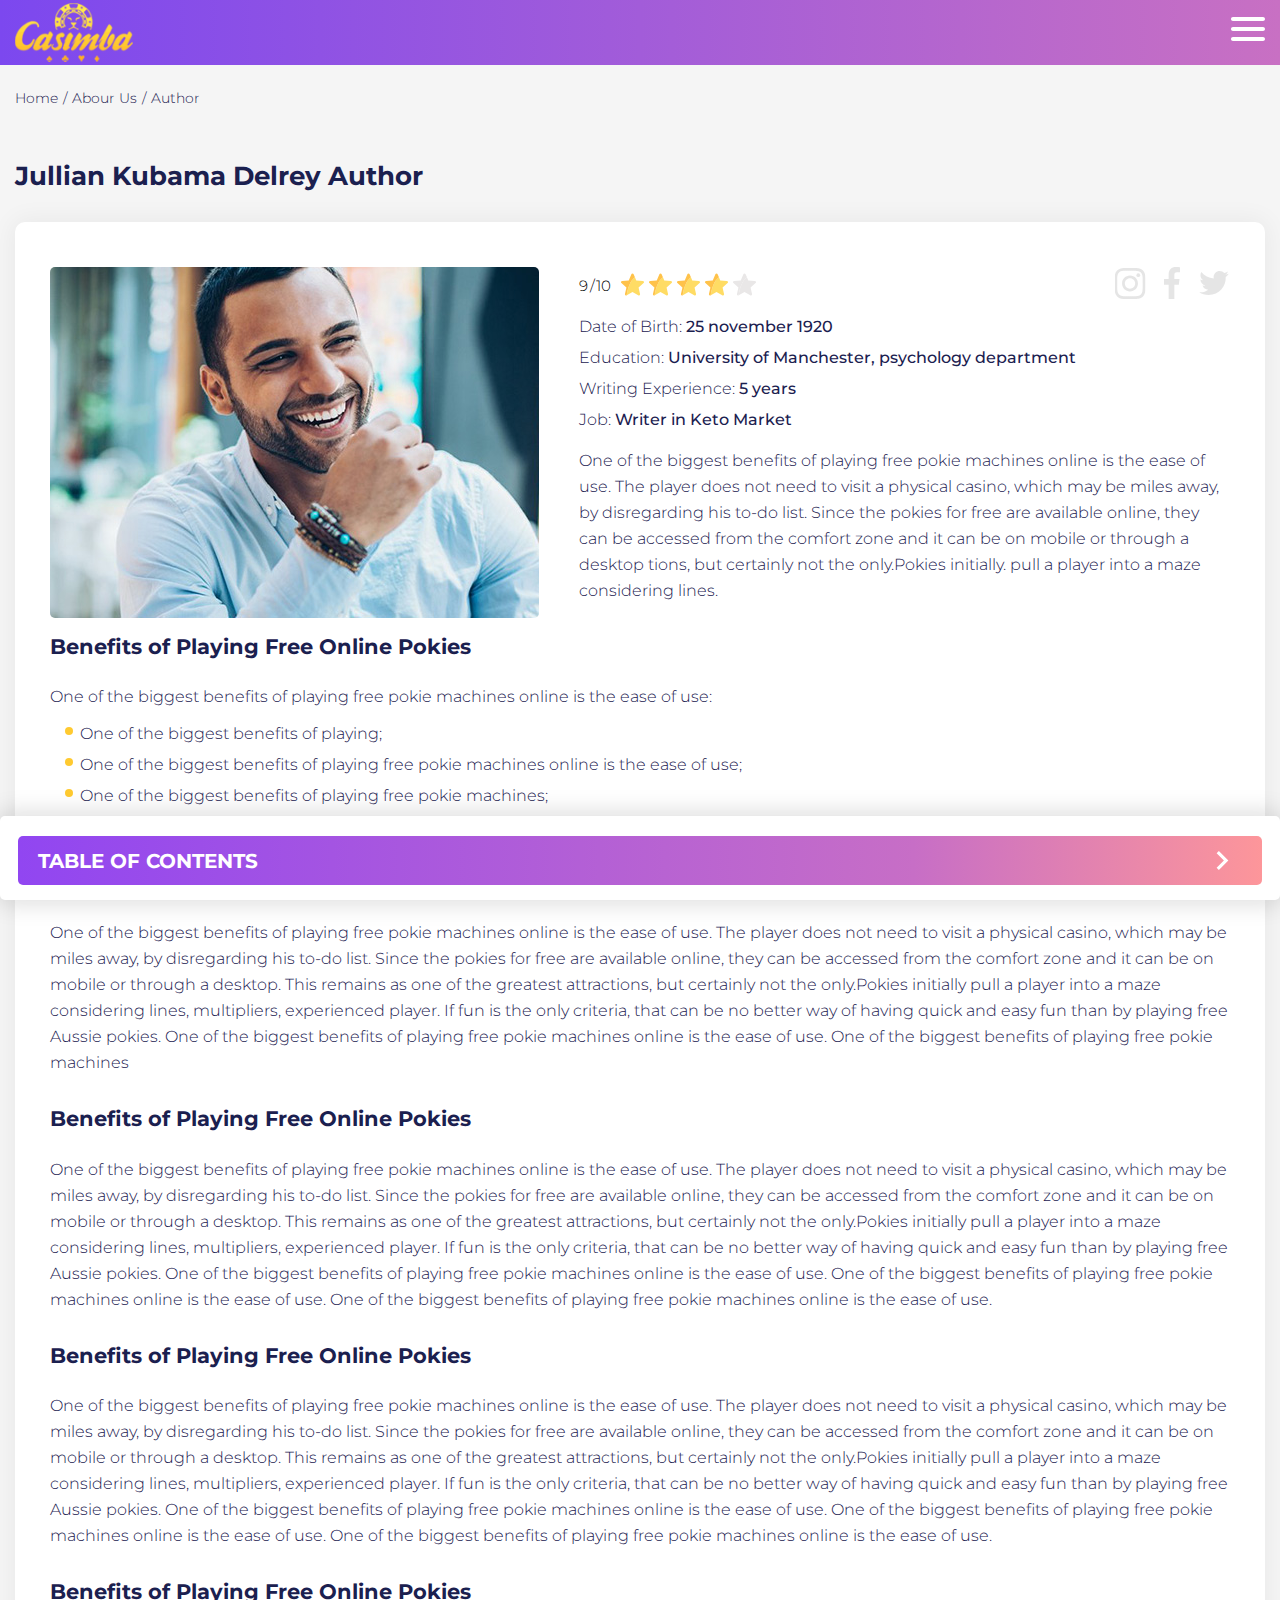
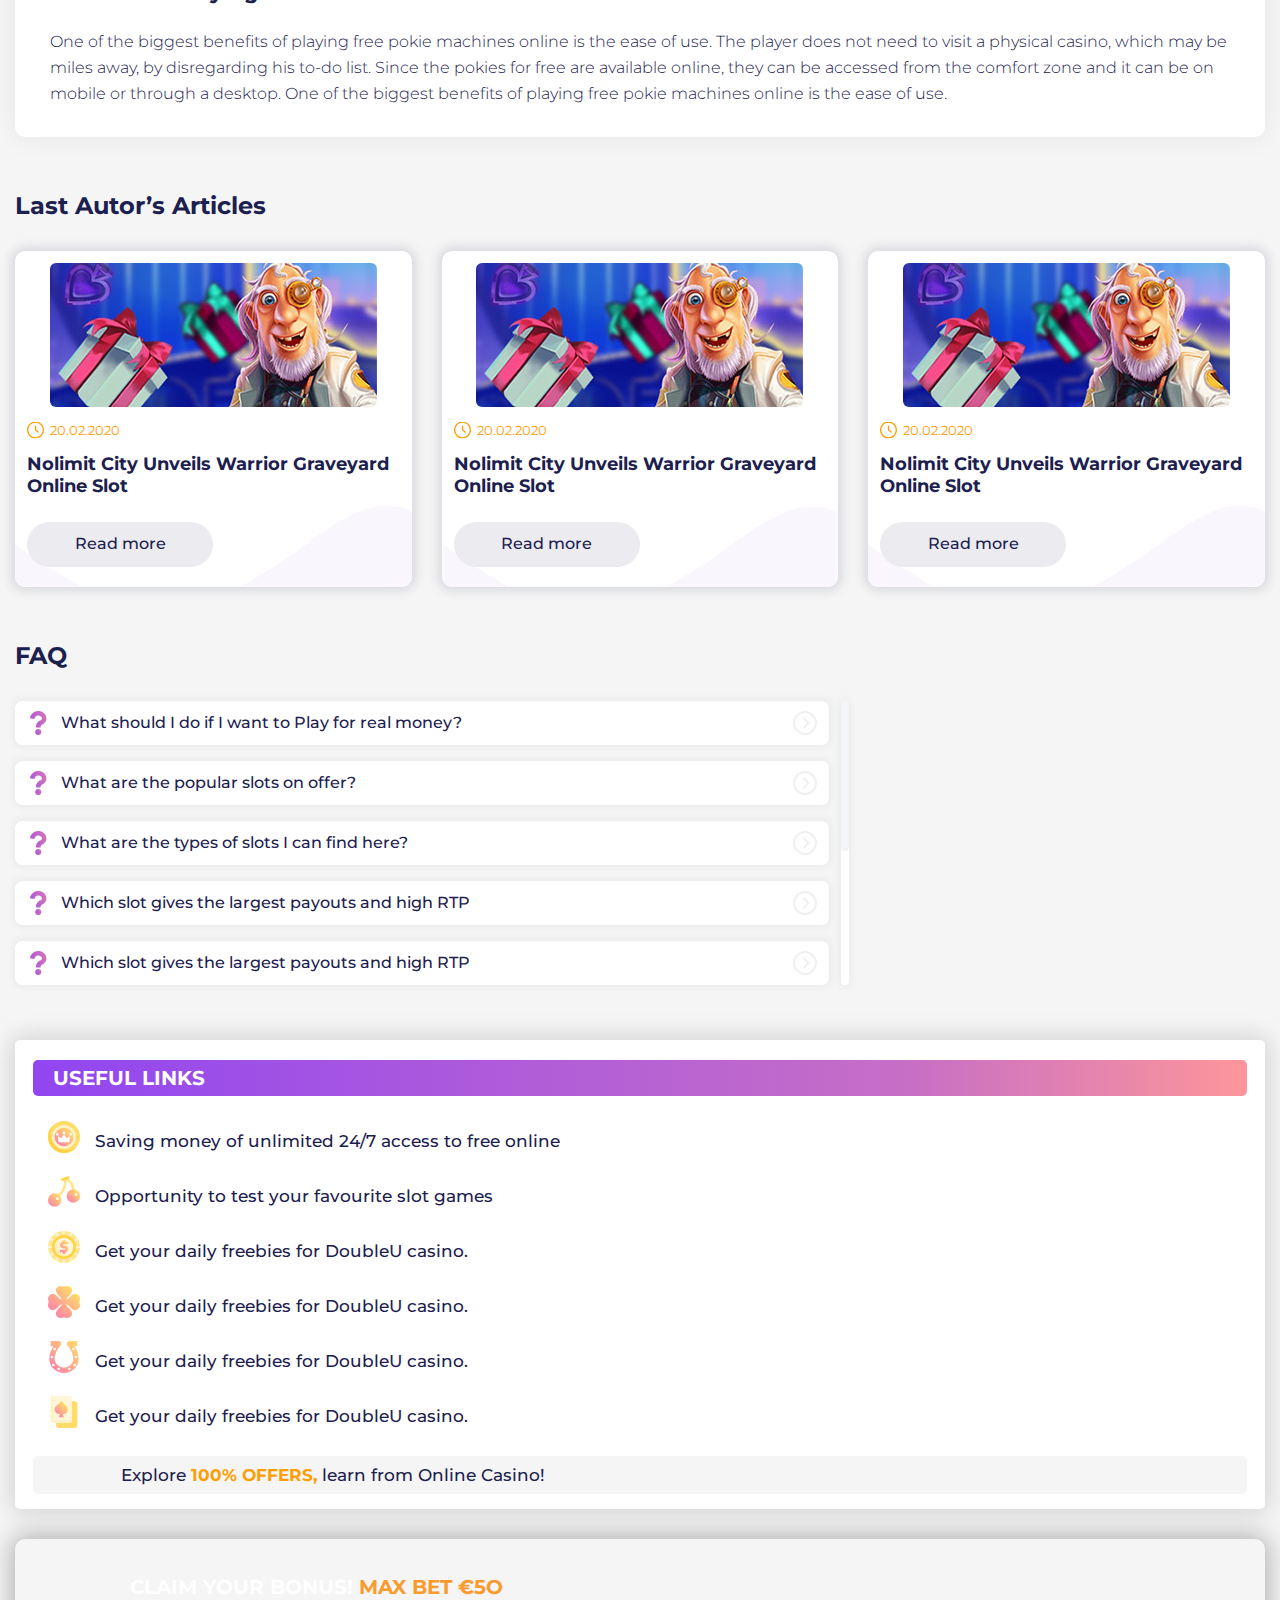
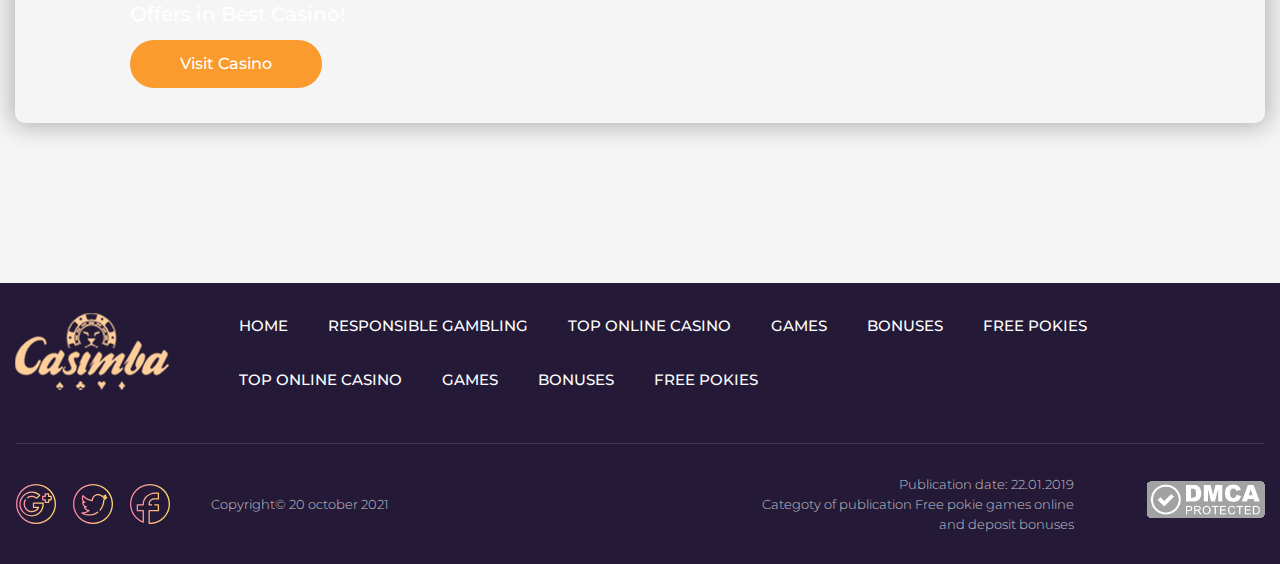
<file: author.html>
<!DOCTYPE html>
<html class="no-js" lang="ru">
  <head>
    <meta charset="utf-8"/>
    <meta http-equiv="x-ua-compatible" content="ie=edge"/>
    <title>test_template_3</title>
    <meta content="" name="description"/>
    <meta content="" name="keywords"/>
    <meta name="viewport" content="width=device-width, initial-scale=1.0"/>
    <meta content="telephone=no" name="format-detection"/>
    <meta name="HandheldFriendly" content="true"/><link href="https://fonts.googleapis.com/css2?family=Montserrat:wght@300;400;500;600;700&display=swap" rel="stylesheet">
    <link href="static/css/main.min.css" rel="stylesheet" type="text/css">
    <link rel="icon" type="image/x-icon" href="favicon.ico"/><!--[if lt IE 9 ]><script src="static/js/html5shiv-3.7.2.min.js" type="text/javascript"></script><meta content="no" http-equiv="imagetoolbar"><![endif]-->
  </head>
  <body>
    <div class="__cl-w-outer___"><!-- skin 1 -->
      <div class="__cl-w-inner___">
        <div class="is-hide">
          <div class="js-move-from" data-id="move-title">
            <h1 class="js-animate">Jullian Kubama Delrey Author</h1>
          </div>
          <div class="js-move-from" data-id="move-text">
            <p></p>
          </div>
        </div><!-- ********** c-menu-S-1 ********** -->
        <div class="c-menu-S-1">
          <header class="__cl-c-menu___ js-header __cl-c-menu--shadow___">
            <div class="__cl-w-center___ __cl-c-menu__center___"><a class="__cl-c-menu__logo___" href="#" aria-label="Home"><img src="static/img/general/logo.png" alt=""/></a>
              <button class="menuBtn __cl-c-menu__close-btn___ not-active js-close-btn" type="button" data-toggle="modal" data-target="#modal-menu" aria-label="menu button" aria-haspopup="true" aria-controls="modal-menu"></button>
              <div class="__cl-c-menu__main___">
                <button class="menuBtn __cl-c-menu__btn___ js-menu-btn" type="button" data-toggle="modal" data-target="#modal-menu" aria-label="menu button" aria-haspopup="true" aria-controls="modal-menu"></button>
                <div class="__cl-c-menu__modal___ modal fade js-modal-main" id="modal-menu" tabindex="-1" role="dialog" aria-labelledby="menuBtn">
                  <div class="__cl-c-menu__dialog___ modal-dialog" role="navigation">
                    <ul class="__cl-c-menu__nav___">
                      <li class="__cl-c-menu__item___ is-active"><a class="__cl-c-menu__link___" href="#" aria-label="Menu link">Home</a></li>
                      <li class="__cl-c-menu__item___"><a class="__cl-c-menu__link___" href="#" aria-label="Menu link">All Games</a></li>
                      <li class="__cl-c-menu__item___"><a class="__cl-c-menu__link___ __cl-c-menu__link--drop___ js-header-drop-btn" href="#" aria-label="All bonuses">Bonuses</a>
                        <button class="__cl-c-menu__link___ __cl-c-menu__link--drop___" id="drop-menu" data-toggle="dropdown" aria-expanded="false" aria-label="All bonuses" role="menuitem" aria-haspopup="true">All bonuses</button>
                        <div class="__cl-c-menu__sub___ dropdown-menu" aria-labelledby="#drop-menu">
                          <div class="__cl-c-menu__wrap___">
                            <div class="__cl-c-menu__sub-item___"><a class="__cl-c-menu__sub-a___" href="#" aria-label="Menu dropdown link">Gambling News</a></div>
                            <div class="__cl-c-menu__sub-item___"><a class="__cl-c-menu__sub-a___" href="#" aria-label="Menu dropdown link">The Best Microgaming Slots</a></div>
                            <div class="__cl-c-menu__sub-item___"><a class="__cl-c-menu__sub-a___" href="#" aria-label="Menu dropdown link">Casino Review</a></div>
                          </div>
                        </div>
                      </li>
                      <li class="__cl-c-menu__item___"><a class="__cl-c-menu__link___" href="#" aria-label="Menu link">Authors</a></li>
                      <li class="__cl-c-menu__item___"><a class="__cl-c-menu__link___" href="#" aria-label="Menu link">News</a></li>
                      <li class="__cl-c-menu__item___"><a class="__cl-c-menu__link___" href="#" aria-label="Menu link">Game hall</a></li>
                    </ul>
                    <div class="__cl-c-menu__social-box___"><!-- ********** c-social-S-1 ********** -->
                      <div class="c-social-S-1">
                        <ul class="__cl-c-social___">
                          <li class="__cl-c-social__item___"><a class="__cl-c-social__btn___ __cl-c-social__btn--gm___" href="#" aria-label="gmail button"></a></li>
                          <li class="__cl-c-social__item___"><a class="__cl-c-social__btn___ __cl-c-social__btn--tw___" href="#" aria-label="twitter button"></a></li>
                          <li class="__cl-c-social__item___"><a class="__cl-c-social__btn___ __cl-c-social__btn--fb___" href="#" aria-label="facebook button"></a></li>
                        </ul>
                      </div><!-- ********** c-social-S-1 ********** -->
                    </div>
                    <div class="__cl-c-menu__search-box___"><!-- ********** c-search-S-1 ********** -->
                      <div class="c-search-S-1">
                        <div class="__cl-c-search___">
                          <form class="__cl-c-search__form___" action="" name="filterSearch">
                            <input class="__cl-c-search__input___" placeholder="Search" value="" type="search" aria-label="Search"/>
                            <button class="__cl-c-search__icon___" type="submit" aria-label="Filter search"></button>
                          </form>
                        </div>
                      </div><!-- ********** c-search-S-1 ********** -->
                    </div>
                  </div>
                </div>
              </div>
            </div>
          </header>
        </div><!-- ********** c-menu-S-1 ********** -->
        <div class="__cl-w-page-section___ __cl-w-page-section--breadcrumbs___">
          <div class="__cl-w-center___"><!-- ********** c-breadcrumbs-S-1 ********** -->
            <div class="c-breadcrumbs-S-1">
              <div class="__cl-c-breadcrumbs___">
                <div class="__cl-c-breadcrumbs__mob___">
                  <div class="__cl-c-breadcrumbs__li__"><a class="__cl-c-breadcrumbs__link___" href="#" aria-label="Abour Us">Abour Us</a></div>
                </div>
                <div class="__cl-c-breadcrumbs__tablet___">
                  <div class="__cl-c-breadcrumbs__li___"><a class="__cl-c-breadcrumbs__link___ __cl-c-breadcrumbs__link--home___" href="#" aria-label="Home">Home</a>
                  </div>
                  <div class="__cl-c-breadcrumbs__li___"><a class="__cl-c-breadcrumbs__link___" href="#" aria-label="Abour Us">Abour Us</a>
                  </div>
                  <div class="__cl-c-breadcrumbs__li__"><span class="__cl-c-breadcrumbs__link___ __cl-c-breadcrumbs__link--current___">Author</span></div>
                </div>
              </div>
            </div><!-- ********** c-breadcrumbs-S-1 ********** -->
          </div>
        </div>
        <div class="__cl-w-page-section___">
          <div class="__cl-w-page-section__decor-box___ __cl-w-page-section__decor-box--top___"><img class="lazyload" src="static/img/general/cork.png" data-src="static/img/general/section-decor-1.png" alt=""></div>
          <div class="__cl-w-center___">
            <div class="__cl-c-columns___">
              <div class="__cl-c-columns__col___">
                <div class="__cl-c-h1___">
                  <div class="js-move-to" id="move-title"></div>
                </div>
                <div class="js-move-to" id="move-text"></div>
                <div class="__cl-c-text-box___"><!-- ********** c-author-info-S-1 ********** -->
                  <div class="c-author-info-S-1">
                    <div class="__cl-c-author-info___">
                      <div class="__cl-c-author-info__img-box___"><img class="lazyload" src="static/img/general/cork.png" data-src="static/img/content/author-photo.jpg" alt=""/></div>
                      <div class="__cl-c-author-info__info-box___">
                        <div class="__cl-c-author-info__row___">
                          <div class="__cl-c-author-info__rating___"><!-- ********** c-rating-S-1 ********** -->
                            <div class="c-rating-S-1">
                              <div class="__cl-c-rating___">
                                <div class="__cl-c-rating___ __cl-c-rating--vote___" data-rating="4.5">
                                  <div class="__cl-c-rating__rate___"><span class="__cl-c-rating__rate-marked___">9</span><span class="__cl-c-rating__sep___">/</span>10</div>
                                  <div class="__cl-c-rating__box___">
                                    <div class="__cl-c-rating__elem___"></div>
                                    <div class="__cl-c-rating__elem___"></div>
                                    <div class="__cl-c-rating__elem___"></div>
                                    <div class="__cl-c-rating__elem___"></div>
                                    <div class="__cl-c-rating__elem___"></div>
                                  </div>
                                </div>
                              </div>
                            </div><!-- ********** c-rating-S-1 ********** -->
                          </div>
                          <div class="__cl-c-author-info__social___"><a class="__cl-c-author-info__social-icon___ __cl-c-author-info__social-icon--insta___" href="#" aria-label="instagram button"></a><a class="__cl-c-author-info__social-icon___ __cl-c-author-info__social-icon--fb___" href="#" aria-label="facebook button"></a><a class="__cl-c-author-info__social-icon___ __cl-c-author-info__social-icon--tw___" href="#" aria-label="twitter button"></a></div>
                        </div>
                        <ul class="__cl-c-author-info__list___">
                          <li class="__cl-c-author-info__item___">Date of Birth: <span class="__cl-c-author-info__val___">25 november 1920</span></li>
                          <li class="__cl-c-author-info__item___">Education: <span class="__cl-c-author-info__val___">University of Manchester, psychology department</span></li>
                          <li class="__cl-c-author-info__item___">Writing Experience: <span class="__cl-c-author-info__val___">5 years</span></li>
                          <li class="__cl-c-author-info__item___">Job: <span class="__cl-c-author-info__val___">Writer in Keto Market</span></li>
                        </ul>
                        <div class="__cl-c-author-info__text___">
                          <p>One of the biggest benefits of playing free pokie machines online is the ease of use. The player does not need to visit a physical casino, which may be miles away, by disregarding his to-do list. Since the pokies for free are available online, they can be accessed from the comfort zone and it can be on mobile or through a desktop tions, but certainly not the only.Pokies initially. pull a player into a maze considering lines.</p>
                        </div>
                      </div>
                    </div>
                  </div><!-- ********** c-author-info-S-1 ********** -->
                  <h2 class="__cl-c-h2___ __cl-c-h2--block___">Benefits of Playing Free Online Pokies</h2>
                  <p>One of the biggest benefits of playing free pokie machines online is the ease of use:</p>
                  <ul>
                    <li>One of the biggest benefits of playing;</li>
                    <li>One of the biggest benefits of playing free pokie machines online is the ease of use;</li>
                    <li>One of the biggest benefits of playing free pokie machines;</li>
                    <li>One of the biggest benefits of playing;</li>
                  </ul>
                  <h2 class="__cl-c-h2___ __cl-c-h2--block___">Benefits of Playing Free Online Pokies</h2>
                  <p>One of the biggest benefits of playing free pokie machines online is the ease of use. The player does not need to visit a physical casino, which may be miles away, by disregarding his to-do list. Since the pokies for free are available online, they can be accessed from the comfort zone and it can be on mobile or through a desktop. This remains as one of the greatest attractions, but certainly not the only.Pokies initially pull a player into a maze considering lines, multipliers, experienced player. If fun is the only criteria, that can be no better way of having quick and easy fun than by playing free Aussie pokies. One of the biggest benefits of playing free pokie machines online is the ease of use. One of the biggest benefits of playing free pokie machines</p>
                  <h2 class="__cl-c-h2___ __cl-c-h2--block___">Benefits of Playing Free Online Pokies</h2>
                  <p>One of the biggest benefits of playing free pokie machines online is the ease of use. The player does not need to visit a physical casino, which may be miles away, by disregarding his to-do list. Since the pokies for free are available online, they can be accessed from the comfort zone and it can be on mobile or through a desktop. This remains as one of the greatest attractions, but certainly not the only.Pokies initially pull a player into a maze considering lines, multipliers, experienced player. If fun is the only criteria, that can be no better way of having quick and easy fun than by playing free Aussie pokies. One of the biggest benefits of playing free pokie machines online is the ease of use. One of the biggest benefits of playing free pokie machines online is the ease of use. One of the biggest benefits of playing free pokie machines online is the ease of use.</p>
                  <h2 class="__cl-c-h2___ __cl-c-h2--block___">Benefits of Playing Free Online Pokies</h2>
                  <p>One of the biggest benefits of playing free pokie machines online is the ease of use. The player does not need to visit a physical casino, which may be miles away, by disregarding his to-do list. Since the pokies for free are available online, they can be accessed from the comfort zone and it can be on mobile or through a desktop. This remains as one of the greatest attractions, but certainly not the only.Pokies initially pull a player into a maze considering lines, multipliers, experienced player. If fun is the only criteria, that can be no better way of having quick and easy fun than by playing free Aussie pokies. One of the biggest benefits of playing free pokie machines online is the ease of use. One of the biggest benefits of playing free pokie machines online is the ease of use. One of the biggest benefits of playing free pokie machines online is the ease of use.</p>
                  <h2 class="__cl-c-h2___ __cl-c-h2--block___">Benefits of Playing Free Online Pokies</h2>
                  <p>One of the biggest benefits of playing free pokie machines online is the ease of use. The player does not need to visit a physical casino, which may be miles away, by disregarding his to-do list. Since the pokies for free are available online, they can be accessed from the comfort zone and it can be on mobile or through a desktop. One of the biggest benefits of playing free pokie machines online is the ease of use.</p>
                </div>
                <div class="__cl-w-gap___">
                  <h2 class="__cl-c-h2___">Last Autor’s Articles</h2><!-- ********** c-news-box-S-1 ********** -->
                  <div class="c-news-box-S-1">
                    <div class="__cl-c-news-box___">
                      <div class="__cl-c-slick-slider___">
                        <div class="__cl-c-news-box__slider___ u-fix-display js-news-slider">
                          <div class="__cl-c-news-box__slide___">
                            <div class="__cl-c-news___">
                              <div class="__cl-c-news__img-box___"><img src="static/img/general/news-1.jpg" alt=""/>
                              </div>
                              <div class="__cl-c-news__content-box___">
                                <div class="__cl-c-news__date___">20.02.2020</div><a class="__cl-c-news__title___" href="#" aria-label="News title">Nolimit City Unveils Warrior Graveyard Online Slot</a>
                                <div class="__cl-c-news__btn-box___"><a class="__cl-c-btn___ __cl-c-btn--secondary___ __cl-c-news__btn___" href="#" aria-label="Read more">Read more</a></div>
                              </div>
                            </div>
                          </div>
                          <div class="__cl-c-news-box__slide___">
                            <div class="__cl-c-news___">
                              <div class="__cl-c-news__img-box___"><img src="static/img/general/news-1.jpg" alt=""/>
                              </div>
                              <div class="__cl-c-news__content-box___">
                                <div class="__cl-c-news__date___">20.02.2020</div><a class="__cl-c-news__title___" href="#" aria-label="News title">Nolimit City Unveils Warrior Graveyard Online Slot</a>
                                <div class="__cl-c-news__btn-box___"><a class="__cl-c-btn___ __cl-c-btn--secondary___ __cl-c-news__btn___" href="#" aria-label="Read more">Read more</a></div>
                              </div>
                            </div>
                          </div>
                          <div class="__cl-c-news-box__slide___">
                            <div class="__cl-c-news___">
                              <div class="__cl-c-news__img-box___"><img src="static/img/general/news-1.jpg" alt=""/>
                              </div>
                              <div class="__cl-c-news__content-box___">
                                <div class="__cl-c-news__date___">20.02.2020</div><a class="__cl-c-news__title___" href="#" aria-label="News title">Nolimit City Unveils Warrior Graveyard Online Slot</a>
                                <div class="__cl-c-news__btn-box___"><a class="__cl-c-btn___ __cl-c-btn--secondary___ __cl-c-news__btn___" href="#" aria-label="Read more">Read more</a></div>
                              </div>
                            </div>
                          </div>
                          <div class="__cl-c-news-box__slide___">
                            <div class="__cl-c-news___">
                              <div class="__cl-c-news__img-box___"><img src="static/img/general/news-1.jpg" alt=""/>
                              </div>
                              <div class="__cl-c-news__content-box___">
                                <div class="__cl-c-news__date___">20.02.2020</div><a class="__cl-c-news__title___" href="#" aria-label="News title">Nolimit City Unveils Warrior Graveyard Online Slot</a>
                                <div class="__cl-c-news__btn-box___"><a class="__cl-c-btn___ __cl-c-btn--secondary___ __cl-c-news__btn___" href="#" aria-label="Read more">Read more</a></div>
                              </div>
                            </div>
                          </div>
                        </div>
                        <div class="__cl-c-news-box__arrows___ js-news-box-arrows"></div>
                      </div>
                    </div>
                  </div><!-- ********** c-news-box-S-1 ********** -->
                </div>
                <div class="__cl-w-gap___">
                  <h2 class="__cl-c-h2___">FAQ</h2><!-- ********** c-faq-box-S-1 ********** -->
                  <div class="c-faq-box-S-1">
                    <div class="__cl-c-faq-box___">
                      <ul class="__cl-c-faq-box__list___ js-vertical-scroll" id="accordion">
                        <li class="__cl-c-faq-box__question-box___ js-text-collapse" type="button" data-toggle="collapse" data-target="#moreFaq1" data-parent="#accordion" aria-expanded="false" aria-label="Collapse text button">
                          <div class="__cl-c-faq-box__question___">
                            <div class="__cl-c-faq-box__icon___"><img src="static/img/general/sprite.svg#question" alt=""/></div>
                            <h3 class="_cl-c-h3___">What should I do if I want to Play for real money?</h3>
                            <div class="__cl-c-faq-box__arrow___"></div>
                          </div>
                          <div class="__cl-c-faq-box__collapse-box___">
                            <div class="__cl-c-faq-box__collapse___ js-collapse collapse" id="moreFaq1">
                              <div class="__cl-c-faq-box__items-box___">
                                <p>I am Henry, a great fan of online pokies even worked as a developer over 8 years. Now am a founder and a head of pokieslab.com writing reviews and articles.I am Henry, great fan of online pokies even worked as a developer over 8 years. Now I am a founder and a head of pokieslab. I am Henry, a great fan of online pokies even worked as a developer over 8 years. Now am a founder and a head of pokieslab.com writing reviews and articles.I am Henry, great fan of online pokies even worked as a developer over 8 years. developer over 8 years.</p>
                              </div>
                            </div>
                          </div>
                        </li>
                        <li class="__cl-c-faq-box__question-box___ js-text-collapse" type="button" data-toggle="collapse" data-target="#moreFaq2" data-parent="#accordion" aria-expanded="false" aria-label="Collapse text button">
                          <div class="__cl-c-faq-box__question___">
                            <div class="__cl-c-faq-box__icon___"><img src="static/img/general/sprite.svg#question" alt=""/></div>
                            <h3 class="_cl-c-h3___">What are the popular slots on offer?</h3>
                            <div class="__cl-c-faq-box__arrow___"></div>
                          </div>
                          <div class="__cl-c-faq-box__collapse-box___">
                            <div class="__cl-c-faq-box__collapse___ js-collapse collapse" id="moreFaq2">
                              <div class="__cl-c-faq-box__items-box___">
                                <p>I am Henry, a great fan of online pokies even worked as a developer over 8 years. Now am a founder and a head of pokieslab.com writing reviews and articles.I am Henry, great fan of online pokies even worked as a developer over 8 years. Now I am a founder and a head of pokieslab. I am Henry, a great fan of online pokies even worked as a developer over 8 years. Now am a founder and a head of pokieslab.com writing reviews and articles.I am Henry, great fan of online pokies even worked as a developer over 8 years. developer over 8 years.</p>
                              </div>
                            </div>
                          </div>
                        </li>
                        <li class="__cl-c-faq-box__question-box___ js-text-collapse" type="button" data-toggle="collapse" data-target="#moreFaq3" data-parent="#accordion" aria-expanded="false" aria-label="Collapse text button">
                          <div class="__cl-c-faq-box__question___">
                            <div class="__cl-c-faq-box__icon___"><img src="static/img/general/sprite.svg#question" alt=""/></div>
                            <h3 class="_cl-c-h3___">What are the types of slots I can find here?</h3>
                            <div class="__cl-c-faq-box__arrow___"></div>
                          </div>
                          <div class="__cl-c-faq-box__collapse-box___">
                            <div class="__cl-c-faq-box__collapse___ js-collapse collapse" id="moreFaq3">
                              <div class="__cl-c-faq-box__items-box___">
                                <p>I am Henry, a great fan of online pokies even worked as a developer over 8 years. Now am a founder and a head of pokieslab.com writing reviews and articles.I am Henry, great fan of online pokies even worked as a developer over 8 years. Now I am a founder and a head of pokieslab. I am Henry, a great fan of online pokies even worked as a developer over 8 years. Now am a founder and a head of pokieslab.com writing reviews and articles.I am Henry, great fan of online pokies even worked as a developer over 8 years. developer over 8 years.</p>
                              </div>
                            </div>
                          </div>
                        </li>
                        <li class="__cl-c-faq-box__question-box___ js-text-collapse" type="button" data-toggle="collapse" data-target="#moreFaq4" data-parent="#accordion" aria-expanded="false" aria-label="Collapse text button">
                          <div class="__cl-c-faq-box__question___">
                            <div class="__cl-c-faq-box__icon___"><img src="static/img/general/sprite.svg#question" alt=""/></div>
                            <h3 class="_cl-c-h3___">Which slot gives the largest payouts and high RTP</h3>
                            <div class="__cl-c-faq-box__arrow___"></div>
                          </div>
                          <div class="__cl-c-faq-box__collapse-box___">
                            <div class="__cl-c-faq-box__collapse___ js-collapse collapse" id="moreFaq4">
                              <div class="__cl-c-faq-box__items-box___">
                                <p>I am Henry, a great fan of online pokies even worked as a developer over 8 years. Now am a founder and a head of pokieslab.com writing reviews and articles.I am Henry, great fan of online pokies even worked as a developer over 8 years. Now I am a founder and a head of pokieslab. I am Henry, a great fan of online pokies even worked as a developer over 8 years. Now am a founder and a head of pokieslab.com writing reviews and articles.I am Henry, great fan of online pokies even worked as a developer over 8 years. developer over 8 years.</p>
                              </div>
                            </div>
                          </div>
                        </li>
                        <li class="__cl-c-faq-box__question-box___ js-text-collapse" type="button" data-toggle="collapse" data-target="#moreFaq5" data-parent="#accordion" aria-expanded="false" aria-label="Collapse text button">
                          <div class="__cl-c-faq-box__question___">
                            <div class="__cl-c-faq-box__icon___"><img src="static/img/general/sprite.svg#question" alt=""/></div>
                            <h3 class="_cl-c-h3___">Which slot gives the largest payouts and high RTP</h3>
                            <div class="__cl-c-faq-box__arrow___"></div>
                          </div>
                          <div class="__cl-c-faq-box__collapse-box___">
                            <div class="__cl-c-faq-box__collapse___ js-collapse collapse" id="moreFaq5">
                              <div class="__cl-c-faq-box__items-box___">
                                <p>I am Henry, a great fan of online pokies even worked as a developer over 8 years. Now am a founder and a head of pokieslab.com writing reviews and articles.I am Henry, great fan of online pokies even worked as a developer over 8 years. Now I am a founder and a head of pokieslab. I am Henry, a great fan of online pokies even worked as a developer over 8 years. Now am a founder and a head of pokieslab.com writing reviews and articles.I am Henry, great fan of online pokies even worked as a developer over 8 years. developer over 8 years.</p>
                              </div>
                            </div>
                          </div>
                        </li>
                        <li class="__cl-c-faq-box__question-box___ js-text-collapse" type="button" data-toggle="collapse" data-target="#moreFaq6" data-parent="#accordion" aria-expanded="false" aria-label="Collapse text button">
                          <div class="__cl-c-faq-box__question___">
                            <div class="__cl-c-faq-box__icon___"><img src="static/img/general/sprite.svg#question" alt=""/></div>
                            <h3 class="_cl-c-h3___">What should I do if I want to Play for real money?</h3>
                            <div class="__cl-c-faq-box__arrow___"></div>
                          </div>
                          <div class="__cl-c-faq-box__collapse-box___">
                            <div class="__cl-c-faq-box__collapse___ js-collapse collapse" id="moreFaq6">
                              <div class="__cl-c-faq-box__items-box___">
                                <p>I am Henry, a great fan of online pokies even worked as a developer over 8 years. Now am a founder and a head of pokieslab.com writing reviews and articles.I am Henry, great fan of online pokies even worked as a developer over 8 years. Now I am a founder and a head of pokieslab. I am Henry, a great fan of online pokies even worked as a developer over 8 years. Now am a founder and a head of pokieslab.com writing reviews and articles.I am Henry, great fan of online pokies even worked as a developer over 8 years. developer over 8 years.</p>
                              </div>
                            </div>
                          </div>
                        </li>
                        <li class="__cl-c-faq-box__question-box___ js-text-collapse" type="button" data-toggle="collapse" data-target="#moreFaq7" data-parent="#accordion" aria-expanded="false" aria-label="Collapse text button">
                          <div class="__cl-c-faq-box__question___">
                            <div class="__cl-c-faq-box__icon___"><img src="static/img/general/sprite.svg#question" alt=""/></div>
                            <h3 class="_cl-c-h3___">What are the popular slots on offer?</h3>
                            <div class="__cl-c-faq-box__arrow___"></div>
                          </div>
                          <div class="__cl-c-faq-box__collapse-box___">
                            <div class="__cl-c-faq-box__collapse___ js-collapse collapse" id="moreFaq7">
                              <div class="__cl-c-faq-box__items-box___">
                                <p>I am Henry, a great fan of online pokies even worked as a developer over 8 years. Now am a founder and a head of pokieslab.com writing reviews and articles.I am Henry, great fan of online pokies even worked as a developer over 8 years. Now I am a founder and a head of pokieslab. I am Henry, a great fan of online pokies even worked as a developer over 8 years. Now am a founder and a head of pokieslab.com writing reviews and articles.I am Henry, great fan of online pokies even worked as a developer over 8 years. developer over 8 years.</p>
                              </div>
                            </div>
                          </div>
                        </li>
                        <li class="__cl-c-faq-box__question-box___ js-text-collapse" type="button" data-toggle="collapse" data-target="#moreFaq8" data-parent="#accordion" aria-expanded="false" aria-label="Collapse text button">
                          <div class="__cl-c-faq-box__question___">
                            <div class="__cl-c-faq-box__icon___"><img src="static/img/general/sprite.svg#question" alt=""/></div>
                            <h3 class="_cl-c-h3___">What are the types of slots I can find here?</h3>
                            <div class="__cl-c-faq-box__arrow___"></div>
                          </div>
                          <div class="__cl-c-faq-box__collapse-box___">
                            <div class="__cl-c-faq-box__collapse___ js-collapse collapse" id="moreFaq8">
                              <div class="__cl-c-faq-box__items-box___">
                                <p>I am Henry, a great fan of online pokies even worked as a developer over 8 years. Now am a founder and a head of pokieslab.com writing reviews and articles.I am Henry, great fan of online pokies even worked as a developer over 8 years. Now I am a founder and a head of pokieslab. I am Henry, a great fan of online pokies even worked as a developer over 8 years. Now am a founder and a head of pokieslab.com writing reviews and articles.I am Henry, great fan of online pokies even worked as a developer over 8 years. developer over 8 years.</p>
                              </div>
                            </div>
                          </div>
                        </li>
                        <li class="__cl-c-faq-box__question-box___ js-text-collapse" type="button" data-toggle="collapse" data-target="#moreFaq9" data-parent="#accordion" aria-expanded="false" aria-label="Collapse text button">
                          <div class="__cl-c-faq-box__question___">
                            <div class="__cl-c-faq-box__icon___"><img src="static/img/general/sprite.svg#question" alt=""/></div>
                            <h3 class="_cl-c-h3___">Which slot gives the largest payouts and high RTP</h3>
                            <div class="__cl-c-faq-box__arrow___"></div>
                          </div>
                          <div class="__cl-c-faq-box__collapse-box___">
                            <div class="__cl-c-faq-box__collapse___ js-collapse collapse" id="moreFaq9">
                              <div class="__cl-c-faq-box__items-box___">
                                <p>I am Henry, a great fan of online pokies even worked as a developer over 8 years. Now am a founder and a head of pokieslab.com writing reviews and articles.I am Henry, great fan of online pokies even worked as a developer over 8 years. Now I am a founder and a head of pokieslab. I am Henry, a great fan of online pokies even worked as a developer over 8 years. Now am a founder and a head of pokieslab.com writing reviews and articles.I am Henry, great fan of online pokies even worked as a developer over 8 years. developer over 8 years.</p>
                              </div>
                            </div>
                          </div>
                        </li>
                        <li class="__cl-c-faq-box__question-box___ js-text-collapse" type="button" data-toggle="collapse" data-target="#moreFaq10" data-parent="#accordion" aria-expanded="false" aria-label="Collapse text button">
                          <div class="__cl-c-faq-box__question___">
                            <div class="__cl-c-faq-box__icon___"><img src="static/img/general/sprite.svg#question" alt=""/></div>
                            <h3 class="_cl-c-h3___">Which slot gives the largest payouts and high RTP</h3>
                            <div class="__cl-c-faq-box__arrow___"></div>
                          </div>
                          <div class="__cl-c-faq-box__collapse-box___">
                            <div class="__cl-c-faq-box__collapse___ js-collapse collapse" id="moreFaq10">
                              <div class="__cl-c-faq-box__items-box___">
                                <p>I am Henry, a great fan of online pokies even worked as a developer over 8 years. Now am a founder and a head of pokieslab.com writing reviews and articles.I am Henry, great fan of online pokies even worked as a developer over 8 years. Now I am a founder and a head of pokieslab. I am Henry, a great fan of online pokies even worked as a developer over 8 years. Now am a founder and a head of pokieslab.com writing reviews and articles.I am Henry, great fan of online pokies even worked as a developer over 8 years. developer over 8 years.</p>
                              </div>
                            </div>
                          </div>
                        </li>
                      </ul>
                      <div class="__cl-c-faq-box__decor-box___"><img class="lazyload" src="static/img/general/cork.png" data-src="static/img/general/faq-decor.png" alt=""/></div>
                    </div>
                  </div><!-- ********** c-faq-box-S-1 ********** -->
                </div>
              </div>
              <aside class="__cl-c-columns__col___ __cl-c-columns__col--side___">
                <div class="__cl-c-columns__inner___"><!-- ********** c-links-S-1 ********** -->
                  <div class="c-links-S-1">
                    <div class="__cl-c-links___ __cl-c-sidebar-box___">
                      <div class="__cl-c-links__title-box___">
                        <div class="__cl-c-links__title___">Useful links</div>
                        <div class="__cl-c-links__title-decor___"><img class="lazyload" src="static/img/general/cork.png" data-src="static/img/general/coins.png" alt=""/></div>
                      </div>
                      <div class="__cl-c-links__items-box___">
                        <div class="__cl-c-links__item___">
                          <div class="__cl-c-links__icon___ __cl-c-links__icon--casino-chip___"><img src="static/img/general/sprite.svg#casino-chip" alt=""/></div><a class="__cl-c-links__link___" href="#" aria-label="Useful link">Saving money of unlimited 24/7 access to free online</a>
                        </div>
                        <div class="__cl-c-links__item___">
                          <div class="__cl-c-links__icon___ __cl-c-links__icon--cherry___"><img src="static/img/general/sprite.svg#cherry" alt=""/></div><a class="__cl-c-links__link___" href="#" aria-label="Useful link">Opportunity to test your favourite slot games</a>
                        </div>
                        <div class="__cl-c-links__item___">
                          <div class="__cl-c-links__icon___ __cl-c-links__icon--chip___"><img src="static/img/general/sprite.svg#chip" alt=""/></div><a class="__cl-c-links__link___" href="#" aria-label="Useful link">Get your daily freebies for DoubleU casino.</a>
                        </div>
                        <div class="__cl-c-links__item___">
                          <div class="__cl-c-links__icon___ __cl-c-links__icon--clover___"><img src="static/img/general/sprite.svg#clover" alt=""/></div><a class="__cl-c-links__link___" href="#" aria-label="Useful link">Get your daily freebies for DoubleU casino.</a>
                        </div>
                        <div class="__cl-c-links__item___">
                          <div class="__cl-c-links__icon___ __cl-c-links__icon--horseshoe___"><img src="static/img/general/sprite.svg#horseshoe" alt=""/></div><a class="__cl-c-links__link___" href="#" aria-label="Useful link">Get your daily freebies for DoubleU casino.</a>
                        </div>
                        <div class="__cl-c-links__item___">
                          <div class="__cl-c-links__icon___ __cl-c-links__icon--poker-cards___"><img src="static/img/general/sprite.svg#poker-cards" alt=""/></div><a class="__cl-c-links__link___" href="#" aria-label="Useful link">Get your daily freebies for DoubleU casino.</a>
                        </div>
                      </div>
                      <div class="__cl-c-links__bonus-box___">
                        <div class="__cl-c-links__bonus-img___"><img class="lazyload" src="static/img/general/cork.png" data-src="static/img/general/gift.png" alt=""/></div>
                        <div class="__cl-c-links__bonus-text___">Explore <a href="#" class="__cl-c-links__bonus-link___" aria-label="Bonus link">100% offers,</a> learn from Online Casino!</div>
                      </div>
                      <div class="__cl-c-links__decor-box___"><img class="lazyload" src="static/img/general/cork.png" data-src="static/img/general/sidebar-decor.png" alt=""/></div>
                    </div>
                  </div><!-- ********** c-links-S-1 ********** -->
                </div>
                <div class="__cl-c-columns__sticky___">
                  <div class="__cl-w-gap-md___"><!-- ********** c-banner-casino-S-1 ********** -->
                    <div class="c-banner-casino-S-1">
                      <div class="__cl-c-banner-casino___">
                        <div class="__cl-c-banner-casino__banner-box___">
                          <div class="__cl-c-banner-casino__bg___">
                            <picture>
                              <source media="(min-width: 1365px )" data-srcset="static/img/general/banner-casino-bg.jpg"/>
                              <source media="(min-width: 321px)" data-srcset="static/img/general/banner-casino-bg-tablet.jpg"/>
                              <source media="(min-width: 0px )" data-srcset="static/img/general/banner-casino-bg.jpg"/><img class="lazyload" src="static/img/general/cork.png" data-src="static/img/general/banner-casino-bg.jpg" alt=""/>
                            </picture>
                          </div>
                          <div class="__cl-c-banner-casino__center___ __cl-w-center___">
                            <div class="__cl-c-banner-casino__content___">
                              <div class="__cl-c-banner-casino__title___">CLAIM YOUR BONUS! <span class="__cl-c-banner-casino__bonus___">Max Bet €5o</span></div>
                              <div class="__cl-c-banner-casino__subtitle___">Offers in Best Casino!</div>
                              <div class="__cl-c-banner-casino__btn-box___"><a class="__cl-c-btn___ __cl-c-btn--main___ __cl-c-banner-casino__btn___" href="#" aria-label="Visit Casino">Visit Casino</a></div>
                            </div>
                          </div>
                        </div>
                      </div>
                    </div><!-- ********** c-banner-casino-S-1 ********** -->
                  </div>
                  <div class="__cl-c-columns__contents___"><!-- ********** c-contents-S-1 ********** -->
                    <div class="c-contents-S-1">
                      <div class="__cl-c-contents___ __cl-c-sidebar-box___ js-contents-fixed">
                        <div class="__cl-c-contents__title___ js-contents-title" type="button" data-toggle="collapse" data-target="#contents" aria-expanded="false" aria-controls="contents" aria-label="Collapse text button">TABLE OF CONTENTS</div>
                        <div class="__cl-c-contents__collapse-box___">
                          <div class="__cl-c-contents__collapse___ js-collapse-contents collapse" id="contents">
                            <ul class="__cl-c-contents__list___">
                              <li class="__cl-c-contents__item___"><a class="__cl-c-contents__link___ js-to-item" href="#contents-el-0" aria-label="">Real money slot types</a></li>
                              <li class="__cl-c-contents__item___"><a class="__cl-c-contents__link___ js-to-item" href="#contents-el-1" aria-label="">Bonuses, promotion and jackpots</a></li>
                              <li class="__cl-c-contents__item___"><a class="__cl-c-contents__link___ js-to-item" href="#contents-el-2" aria-label="">How we review online casino</a></li>
                              <li class="__cl-c-contents__item___"><a class="__cl-c-contents__link___ js-to-item" href="#contents-el-3" aria-label="">Real money slots FAQ</a></li>
                              <li class="__cl-c-contents__item___"><a class="__cl-c-contents__link___ js-to-item" href="#contents-el-4" aria-label="">Last casinos news</a></li>
                              <li class="__cl-c-contents__item___"><a class="__cl-c-contents__link___ js-to-item" href="#contents-el-5" aria-label="">Get your daily freebies for Double casinos</a></li>
                            </ul>
                          </div>
                        </div>
                      </div>
                    </div><!-- ********** c-contents-S-1 ********** -->
                  </div>
                </div>
              </aside>
            </div>
          </div>
        </div>
      </div><!-- ********** c-footer-S-1 ********** -->
      <footer class="c-footer-S-1 js-footer js-box-arrow __cl-w-footer___">
        <div class="__cl-c-footer___">
          <div class="__cl-w-center___">
            <div class="__cl-c-footer__main___"><a class="__cl-c-footer__logo___" href="#" aria-label="Home"><img src="static/img/general/logo-footer.png" alt=""/></a>
              <ul class="__cl-c-footer__nav___">
                <li class="__cl-c-footer__item___"><a class="__cl-c-footer__link___" href="#" aria-label="Footer-menu link">Home</a></li>
                <li class="__cl-c-footer__item___"><a class="__cl-c-footer__link___" href="#" aria-label="Footer-menu link">Responsible Gambling</a></li>
                <li class="__cl-c-footer__item___"><a class="__cl-c-footer__link___" href="#" aria-label="Footer-menu link">Top online casino</a></li>
                <li class="__cl-c-footer__item___"><a class="__cl-c-footer__link___" href="#" aria-label="Footer-menu link">Games</a></li>
                <li class="__cl-c-footer__item___"><a class="__cl-c-footer__link___" href="#" aria-label="Footer-menu link">Bonuses</a></li>
                <li class="__cl-c-footer__item___"><a class="__cl-c-footer__link___" href="#" aria-label="Footer-menu link">Free pokies</a></li>
                <li class="__cl-c-footer__item___"><a class="__cl-c-footer__link___" href="#" aria-label="Footer-menu link">Top online casino</a></li>
                <li class="__cl-c-footer__item___"><a class="__cl-c-footer__link___" href="#" aria-label="Footer-menu link">Games</a></li>
                <li class="__cl-c-footer__item___"><a class="__cl-c-footer__link___" href="#" aria-label="Footer-menu link">Bonuses</a></li>
                <li class="__cl-c-footer__item___"><a class="__cl-c-footer__link___" href="#" aria-label="Footer-menu link">Free pokies</a></li>
              </ul>
            </div>
            <div class="__cl-c-footer__18-box___">
              <div class="__cl-c-footer__social-box___"><!-- ********** c-social-S-1 ********** -->
                <div class="c-social-S-1">
                  <ul class="__cl-c-social___">
                    <li class="__cl-c-social__item___"><a class="__cl-c-social__btn___ __cl-c-social__btn--gm___" href="#" aria-label="gmail button"></a></li>
                    <li class="__cl-c-social__item___"><a class="__cl-c-social__btn___ __cl-c-social__btn--tw___" href="#" aria-label="twitter button"></a></li>
                    <li class="__cl-c-social__item___"><a class="__cl-c-social__btn___ __cl-c-social__btn--fb___" href="#" aria-label="facebook button"></a></li>
                  </ul>
                </div><!-- ********** c-social-S-1 ********** -->
              </div>
              <div class="__cl-c-footer__warning___">
                <div class="__cl-c-footer__warning-box___">
                  <div class="__cl-c-footer__warning-text___">Publication date: 22.01.2019 <br>Categoty of publication Free pokie games online and  deposit bonuses</div>
                  <div class="__cl-c-footer__img-box___"><span class="__cl-c-footer__dmca___"><a href="#" aria-label="dmca"><img src="static/img/general/dmca.png" alt=""/></a></span><span class="__cl-c-footer__18-img___"><img class="lazyload" src="static/img/general/cork.png" data-src="static/img/general/18+.png" alt=""/></span></div>
                </div>
                <div class="__cl-c-footer__copy___">Copyright© 20 october 2021</div>
              </div>
            </div>
          </div>
        </div>
      </footer><!-- ********** c-footer-S-1 ********** -->
    </div>
    <script>
      document.addEventListener("DOMContentLoaded", moveElem);
      function moveElem() {
          var elem = document.querySelectorAll('.js-move-from');
      
          for (var i = 0; i < elem.length; i++) {
              var currentId = elem[i].getAttribute('data-id');
              var content = elem[i].innerHTML;
              elem[i].innerHTML = '';
              var moveTo = document.querySelector('.js-move-to[id=' + currentId + ']');
              moveTo.innerHTML = content;
          }
      }
      
    </script>
    <script src="static/js/jquery-3.1.1.min.js"></script>
    <script src="static/js/bs-plugins.js"></script>
    <script src="static/js/bootstrap-tabcollapse.js"></script>
    <script src="static/js/lazysizes.min.js"></script>
    <script src="static/js/slick.min.js"></script>
    <script src="static/js/jquery.validate.min.js"></script>
    <script src="static/js/jquery.mCustomScrollbar.concat.min.js"></script>
    <script src="static/js/jquery.fancybox.pack.js"></script>
    <script src="static/js/jquery.fancybox-media.js"></script>
    <script src="static/js/custom.js"></script>
  </body>
</html>
</file>
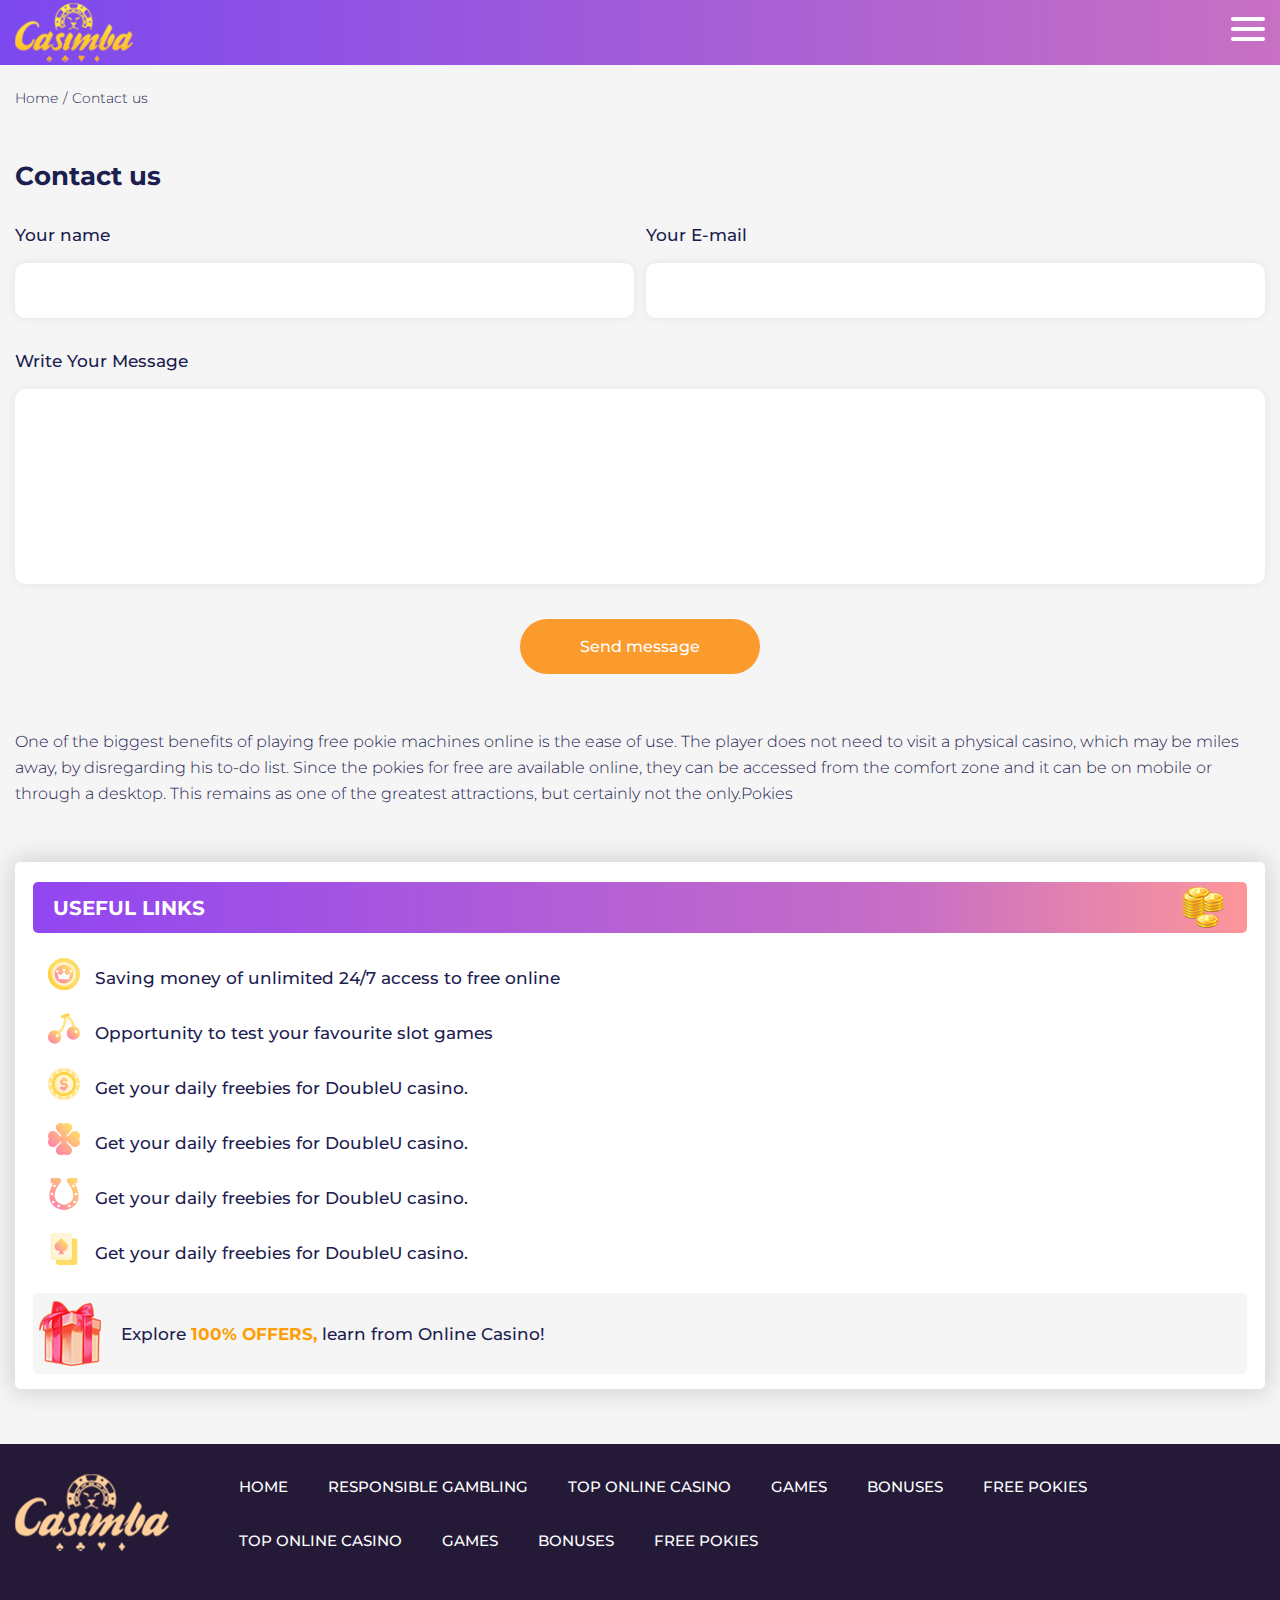
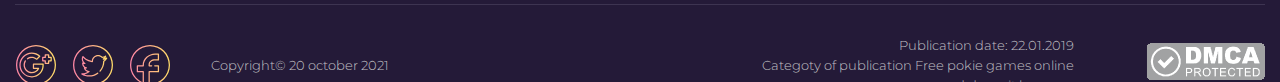
<file: contact-us.html>
<!DOCTYPE html>
<html class="no-js" lang="ru">
  <head>
    <meta charset="utf-8"/>
    <meta http-equiv="x-ua-compatible" content="ie=edge"/>
    <title>test_template_3</title>
    <meta content="" name="description"/>
    <meta content="" name="keywords"/>
    <meta name="viewport" content="width=device-width, initial-scale=1.0"/>
    <meta content="telephone=no" name="format-detection"/>
    <meta name="HandheldFriendly" content="true"/><link href="https://fonts.googleapis.com/css2?family=Montserrat:wght@300;400;500;600;700&display=swap" rel="stylesheet">
    <link href="static/css/main.min.css" rel="stylesheet" type="text/css">
    <link rel="icon" type="image/x-icon" href="favicon.ico"/><!--[if lt IE 9 ]><script src="static/js/html5shiv-3.7.2.min.js" type="text/javascript"></script><meta content="no" http-equiv="imagetoolbar"><![endif]-->
  </head>
  <body>
    <div class="__cl-w-outer___"><!-- skin 1 -->
      <div class="__cl-w-inner___">
        <div class="is-hide">
          <div class="js-move-from" data-id="move-title">
            <h1 class="js-animate">Contact us</h1>
          </div>
          <div class="js-move-from" data-id="move-text">
            <p></p>
          </div>
        </div><!-- ********** c-menu-S-1 ********** -->
        <div class="c-menu-S-1">
          <header class="__cl-c-menu___ js-header __cl-c-menu--shadow___">
            <div class="__cl-w-center___ __cl-c-menu__center___"><a class="__cl-c-menu__logo___" href="#" aria-label="Home"><img src="static/img/general/logo.png" alt=""/></a>
              <button class="menuBtn __cl-c-menu__close-btn___ not-active js-close-btn" type="button" data-toggle="modal" data-target="#modal-menu" aria-label="menu button" aria-haspopup="true" aria-controls="modal-menu"></button>
              <div class="__cl-c-menu__main___">
                <button class="menuBtn __cl-c-menu__btn___ js-menu-btn" type="button" data-toggle="modal" data-target="#modal-menu" aria-label="menu button" aria-haspopup="true" aria-controls="modal-menu"></button>
                <div class="__cl-c-menu__modal___ modal fade js-modal-main" id="modal-menu" tabindex="-1" role="dialog" aria-labelledby="menuBtn">
                  <div class="__cl-c-menu__dialog___ modal-dialog" role="navigation">
                    <ul class="__cl-c-menu__nav___">
                      <li class="__cl-c-menu__item___ is-active"><a class="__cl-c-menu__link___" href="#" aria-label="Menu link">Home</a></li>
                      <li class="__cl-c-menu__item___"><a class="__cl-c-menu__link___" href="#" aria-label="Menu link">All Games</a></li>
                      <li class="__cl-c-menu__item___"><a class="__cl-c-menu__link___ __cl-c-menu__link--drop___ js-header-drop-btn" href="#" aria-label="All bonuses">Bonuses</a>
                        <button class="__cl-c-menu__link___ __cl-c-menu__link--drop___" id="drop-menu" data-toggle="dropdown" aria-expanded="false" aria-label="All bonuses" role="menuitem" aria-haspopup="true">All bonuses</button>
                        <div class="__cl-c-menu__sub___ dropdown-menu" aria-labelledby="#drop-menu">
                          <div class="__cl-c-menu__wrap___">
                            <div class="__cl-c-menu__sub-item___"><a class="__cl-c-menu__sub-a___" href="#" aria-label="Menu dropdown link">Gambling News</a></div>
                            <div class="__cl-c-menu__sub-item___"><a class="__cl-c-menu__sub-a___" href="#" aria-label="Menu dropdown link">The Best Microgaming Slots</a></div>
                            <div class="__cl-c-menu__sub-item___"><a class="__cl-c-menu__sub-a___" href="#" aria-label="Menu dropdown link">Casino Review</a></div>
                          </div>
                        </div>
                      </li>
                      <li class="__cl-c-menu__item___"><a class="__cl-c-menu__link___" href="#" aria-label="Menu link">Authors</a></li>
                      <li class="__cl-c-menu__item___"><a class="__cl-c-menu__link___" href="#" aria-label="Menu link">News</a></li>
                      <li class="__cl-c-menu__item___"><a class="__cl-c-menu__link___" href="#" aria-label="Menu link">Game hall</a></li>
                    </ul>
                    <div class="__cl-c-menu__social-box___"><!-- ********** c-social-S-1 ********** -->
                      <div class="c-social-S-1">
                        <ul class="__cl-c-social___">
                          <li class="__cl-c-social__item___"><a class="__cl-c-social__btn___ __cl-c-social__btn--gm___" href="#" aria-label="gmail button"></a></li>
                          <li class="__cl-c-social__item___"><a class="__cl-c-social__btn___ __cl-c-social__btn--tw___" href="#" aria-label="twitter button"></a></li>
                          <li class="__cl-c-social__item___"><a class="__cl-c-social__btn___ __cl-c-social__btn--fb___" href="#" aria-label="facebook button"></a></li>
                        </ul>
                      </div><!-- ********** c-social-S-1 ********** -->
                    </div>
                    <div class="__cl-c-menu__search-box___"><!-- ********** c-search-S-1 ********** -->
                      <div class="c-search-S-1">
                        <div class="__cl-c-search___">
                          <form class="__cl-c-search__form___" action="" name="filterSearch">
                            <input class="__cl-c-search__input___" placeholder="Search" value="" type="search" aria-label="Search"/>
                            <button class="__cl-c-search__icon___" type="submit" aria-label="Filter search"></button>
                          </form>
                        </div>
                      </div><!-- ********** c-search-S-1 ********** -->
                    </div>
                  </div>
                </div>
              </div>
            </div>
          </header>
        </div><!-- ********** c-menu-S-1 ********** -->
        <div class="__cl-w-page-section___ __cl-w-page-section--breadcrumbs___">
          <div class="__cl-w-center___"><!-- ********** c-breadcrumbs-S-1 ********** -->
            <div class="c-breadcrumbs-S-1">
              <div class="__cl-c-breadcrumbs___">
                <div class="__cl-c-breadcrumbs__mob___">
                  <div class="__cl-c-breadcrumbs__li__"><a class="__cl-c-breadcrumbs__link___" href="#" aria-label="Home">Home</a></div>
                </div>
                <div class="__cl-c-breadcrumbs__tablet___">
                  <div class="__cl-c-breadcrumbs__li___"><a class="__cl-c-breadcrumbs__link___ __cl-c-breadcrumbs__link--home___" href="#" aria-label="Home">Home</a>
                  </div>
                  <div class="__cl-c-breadcrumbs__li__"><span class="__cl-c-breadcrumbs__link___ __cl-c-breadcrumbs__link--current___">Contact us</span></div>
                </div>
              </div>
            </div><!-- ********** c-breadcrumbs-S-1 ********** -->
          </div>
        </div>
        <div class="__cl-w-page-section___">
          <div class="__cl-w-center___">
            <div class="__cl-c-columns___">
              <div class="__cl-c-columns__col___">
                <div class="__cl-c-h1___">
                  <div class="js-move-to" id="move-title"></div>
                </div>
                <div class="js-move-to" id="move-text"></div><!-- ********** c-form-S-1 ********** -->
                <div class="c-form-S-1">
                  <div class="__cl-c-form___">
                    <form class="wpcf7-form __cl-c-form__form___" action="" id="contactform">
                      <div class="__cl-grid___ __cl-c-form__grid___">
                        <div class="__cl-c-form__grid-item___ __cl-grid__c-12___ __cl-grid__c-sm-6___">
                          <div class="__cl-c-field-box___">
                            <label for="author" data-error="*Введите ваше имя"></label>
                            <label for="author">Your name</label>
                            <input class="__cl-c-field___" name="author" id="author" type="text" placeholder="" aria-label="author"/>
                          </div>
                        </div>
                        <div class="__cl-c-form__grid-item___ __cl-grid__c-12___ __cl-grid__c-sm-6___">
                          <div class="__cl-c-field-box___">
                            <label for="email" data-error="*Введите ваш email"></label>
                            <label for="email">Your E-mail</label>
                            <input class="__cl-c-field___" name="email" id="email" type="text" placeholder="" aria-label="email"/>
                          </div>
                        </div>
                        <div class="__cl-c-form__grid-item___ __cl-grid__c-12___">
                          <div class="__cl-c-field-box___">
                            <label for="comment" data-error="*Введите текст сообщения"></label>
                            <label for="comment">Write Your Message</label>
                            <textarea class="__cl-c-field___" name="comment" id="comment" placeholder="" aria-label="comment"></textarea>
                          </div>
                        </div>
                      </div>
                      <div class="__cl-c-form__btn-box___">
                        <button class="__cl-c-btn___ __cl-c-btn--main___ __cl-c-form__btn___" id="submit_button" type="submit" data-send="Message sent">Send message
                        </button>
                      </div>
                    </form>
                  </div>
                </div><!-- ********** c-form-S-1 ********** -->
                <div class="__cl-w-gap___">
                  <p>One of the biggest benefits of playing free pokie machines online is the ease of use. The player does not need to visit a physical casino, which may be miles away, by disregarding his to-do list. Since the pokies for free are available online, they can be accessed from the comfort zone and it can be on mobile or through a desktop. This remains as one of the greatest attractions, but certainly not the only.Pokies</p>
                </div>
              </div>
              <aside class="__cl-c-columns__col___ __cl-c-columns__col--side___">
                <div class="__cl-c-columns__inner___"><!-- ********** c-links-S-1 ********** -->
                  <div class="c-links-S-1">
                    <div class="__cl-c-links___ __cl-c-sidebar-box___">
                      <div class="__cl-c-links__title-box___">
                        <div class="__cl-c-links__title___">Useful links</div>
                        <div class="__cl-c-links__title-decor___"><img class="lazyload" src="static/img/general/cork.png" data-src="static/img/general/coins.png" alt=""/></div>
                      </div>
                      <div class="__cl-c-links__items-box___">
                        <div class="__cl-c-links__item___">
                          <div class="__cl-c-links__icon___ __cl-c-links__icon--casino-chip___"><img src="static/img/general/sprite.svg#casino-chip" alt=""/></div><a class="__cl-c-links__link___" href="#" aria-label="Useful link">Saving money of unlimited 24/7 access to free online</a>
                        </div>
                        <div class="__cl-c-links__item___">
                          <div class="__cl-c-links__icon___ __cl-c-links__icon--cherry___"><img src="static/img/general/sprite.svg#cherry" alt=""/></div><a class="__cl-c-links__link___" href="#" aria-label="Useful link">Opportunity to test your favourite slot games</a>
                        </div>
                        <div class="__cl-c-links__item___">
                          <div class="__cl-c-links__icon___ __cl-c-links__icon--chip___"><img src="static/img/general/sprite.svg#chip" alt=""/></div><a class="__cl-c-links__link___" href="#" aria-label="Useful link">Get your daily freebies for DoubleU casino.</a>
                        </div>
                        <div class="__cl-c-links__item___">
                          <div class="__cl-c-links__icon___ __cl-c-links__icon--clover___"><img src="static/img/general/sprite.svg#clover" alt=""/></div><a class="__cl-c-links__link___" href="#" aria-label="Useful link">Get your daily freebies for DoubleU casino.</a>
                        </div>
                        <div class="__cl-c-links__item___">
                          <div class="__cl-c-links__icon___ __cl-c-links__icon--horseshoe___"><img src="static/img/general/sprite.svg#horseshoe" alt=""/></div><a class="__cl-c-links__link___" href="#" aria-label="Useful link">Get your daily freebies for DoubleU casino.</a>
                        </div>
                        <div class="__cl-c-links__item___">
                          <div class="__cl-c-links__icon___ __cl-c-links__icon--poker-cards___"><img src="static/img/general/sprite.svg#poker-cards" alt=""/></div><a class="__cl-c-links__link___" href="#" aria-label="Useful link">Get your daily freebies for DoubleU casino.</a>
                        </div>
                      </div>
                      <div class="__cl-c-links__bonus-box___">
                        <div class="__cl-c-links__bonus-img___"><img class="lazyload" src="static/img/general/cork.png" data-src="static/img/general/gift.png" alt=""/></div>
                        <div class="__cl-c-links__bonus-text___">Explore <a href="#" class="__cl-c-links__bonus-link___" aria-label="Bonus link">100% offers,</a> learn from Online Casino!</div>
                      </div>
                      <div class="__cl-c-links__decor-box___"><img class="lazyload" src="static/img/general/cork.png" data-src="static/img/general/sidebar-decor.png" alt=""/></div>
                    </div>
                  </div><!-- ********** c-links-S-1 ********** -->
                </div>
              </aside>
            </div>
          </div>
        </div>
      </div><!-- ********** c-footer-S-1 ********** -->
      <footer class="c-footer-S-1 js-footer js-box-arrow">
        <div class="__cl-c-footer___">
          <div class="__cl-w-center___">
            <div class="__cl-c-footer__main___"><a class="__cl-c-footer__logo___" href="#" aria-label="Home"><img src="static/img/general/logo-footer.png" alt=""/></a>
              <ul class="__cl-c-footer__nav___">
                <li class="__cl-c-footer__item___"><a class="__cl-c-footer__link___" href="#" aria-label="Footer-menu link">Home</a></li>
                <li class="__cl-c-footer__item___"><a class="__cl-c-footer__link___" href="#" aria-label="Footer-menu link">Responsible Gambling</a></li>
                <li class="__cl-c-footer__item___"><a class="__cl-c-footer__link___" href="#" aria-label="Footer-menu link">Top online casino</a></li>
                <li class="__cl-c-footer__item___"><a class="__cl-c-footer__link___" href="#" aria-label="Footer-menu link">Games</a></li>
                <li class="__cl-c-footer__item___"><a class="__cl-c-footer__link___" href="#" aria-label="Footer-menu link">Bonuses</a></li>
                <li class="__cl-c-footer__item___"><a class="__cl-c-footer__link___" href="#" aria-label="Footer-menu link">Free pokies</a></li>
                <li class="__cl-c-footer__item___"><a class="__cl-c-footer__link___" href="#" aria-label="Footer-menu link">Top online casino</a></li>
                <li class="__cl-c-footer__item___"><a class="__cl-c-footer__link___" href="#" aria-label="Footer-menu link">Games</a></li>
                <li class="__cl-c-footer__item___"><a class="__cl-c-footer__link___" href="#" aria-label="Footer-menu link">Bonuses</a></li>
                <li class="__cl-c-footer__item___"><a class="__cl-c-footer__link___" href="#" aria-label="Footer-menu link">Free pokies</a></li>
              </ul>
            </div>
            <div class="__cl-c-footer__18-box___">
              <div class="__cl-c-footer__social-box___"><!-- ********** c-social-S-1 ********** -->
                <div class="c-social-S-1">
                  <ul class="__cl-c-social___">
                    <li class="__cl-c-social__item___"><a class="__cl-c-social__btn___ __cl-c-social__btn--gm___" href="#" aria-label="gmail button"></a></li>
                    <li class="__cl-c-social__item___"><a class="__cl-c-social__btn___ __cl-c-social__btn--tw___" href="#" aria-label="twitter button"></a></li>
                    <li class="__cl-c-social__item___"><a class="__cl-c-social__btn___ __cl-c-social__btn--fb___" href="#" aria-label="facebook button"></a></li>
                  </ul>
                </div><!-- ********** c-social-S-1 ********** -->
              </div>
              <div class="__cl-c-footer__warning___">
                <div class="__cl-c-footer__warning-box___">
                  <div class="__cl-c-footer__warning-text___">Publication date: 22.01.2019 <br>Categoty of publication Free pokie games online and  deposit bonuses</div>
                  <div class="__cl-c-footer__img-box___"><span class="__cl-c-footer__dmca___"><a href="#" aria-label="dmca"><img src="static/img/general/dmca.png" alt=""/></a></span><span class="__cl-c-footer__18-img___"><img class="lazyload" src="static/img/general/cork.png" data-src="static/img/general/18+.png" alt=""/></span></div>
                </div>
                <div class="__cl-c-footer__copy___">Copyright© 20 october 2021</div>
              </div>
            </div>
          </div>
        </div>
      </footer><!-- ********** c-footer-S-1 ********** -->
    </div>
    <script>
      document.addEventListener("DOMContentLoaded", moveElem);
      function moveElem() {
          var elem = document.querySelectorAll('.js-move-from');
      
          for (var i = 0; i < elem.length; i++) {
              var currentId = elem[i].getAttribute('data-id');
              var content = elem[i].innerHTML;
              elem[i].innerHTML = '';
              var moveTo = document.querySelector('.js-move-to[id=' + currentId + ']');
              moveTo.innerHTML = content;
          }
      }
      
    </script>
    <script src="static/js/jquery-3.1.1.min.js"></script>
    <script src="static/js/bs-plugins.js"></script>
    <script src="static/js/bootstrap-tabcollapse.js"></script>
    <script src="static/js/lazysizes.min.js"></script>
    <script src="static/js/slick.min.js"></script>
    <script src="static/js/jquery.validate.min.js"></script>
    <script src="static/js/jquery.mCustomScrollbar.concat.min.js"></script>
    <script src="static/js/jquery.fancybox.pack.js"></script>
    <script src="static/js/jquery.fancybox-media.js"></script>
    <script src="static/js/custom.js"></script>
  </body>
</html>
</file>
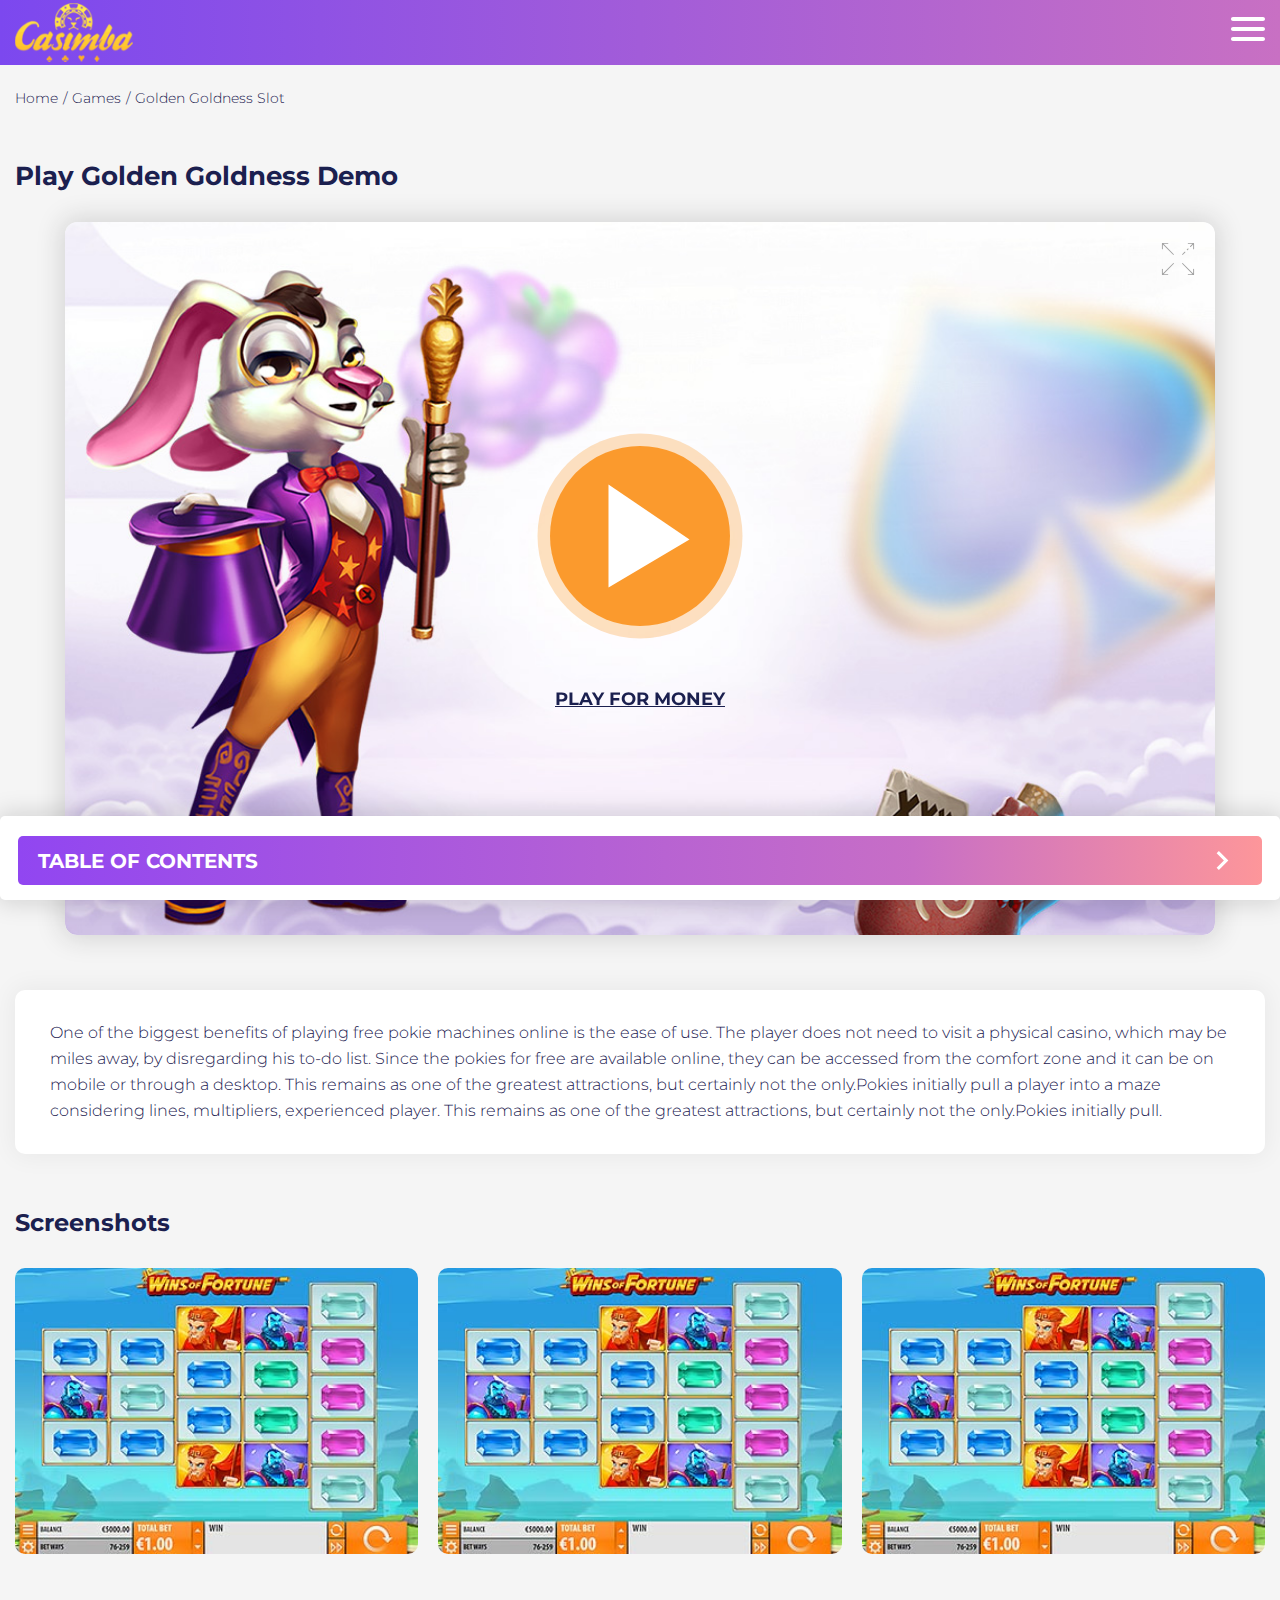
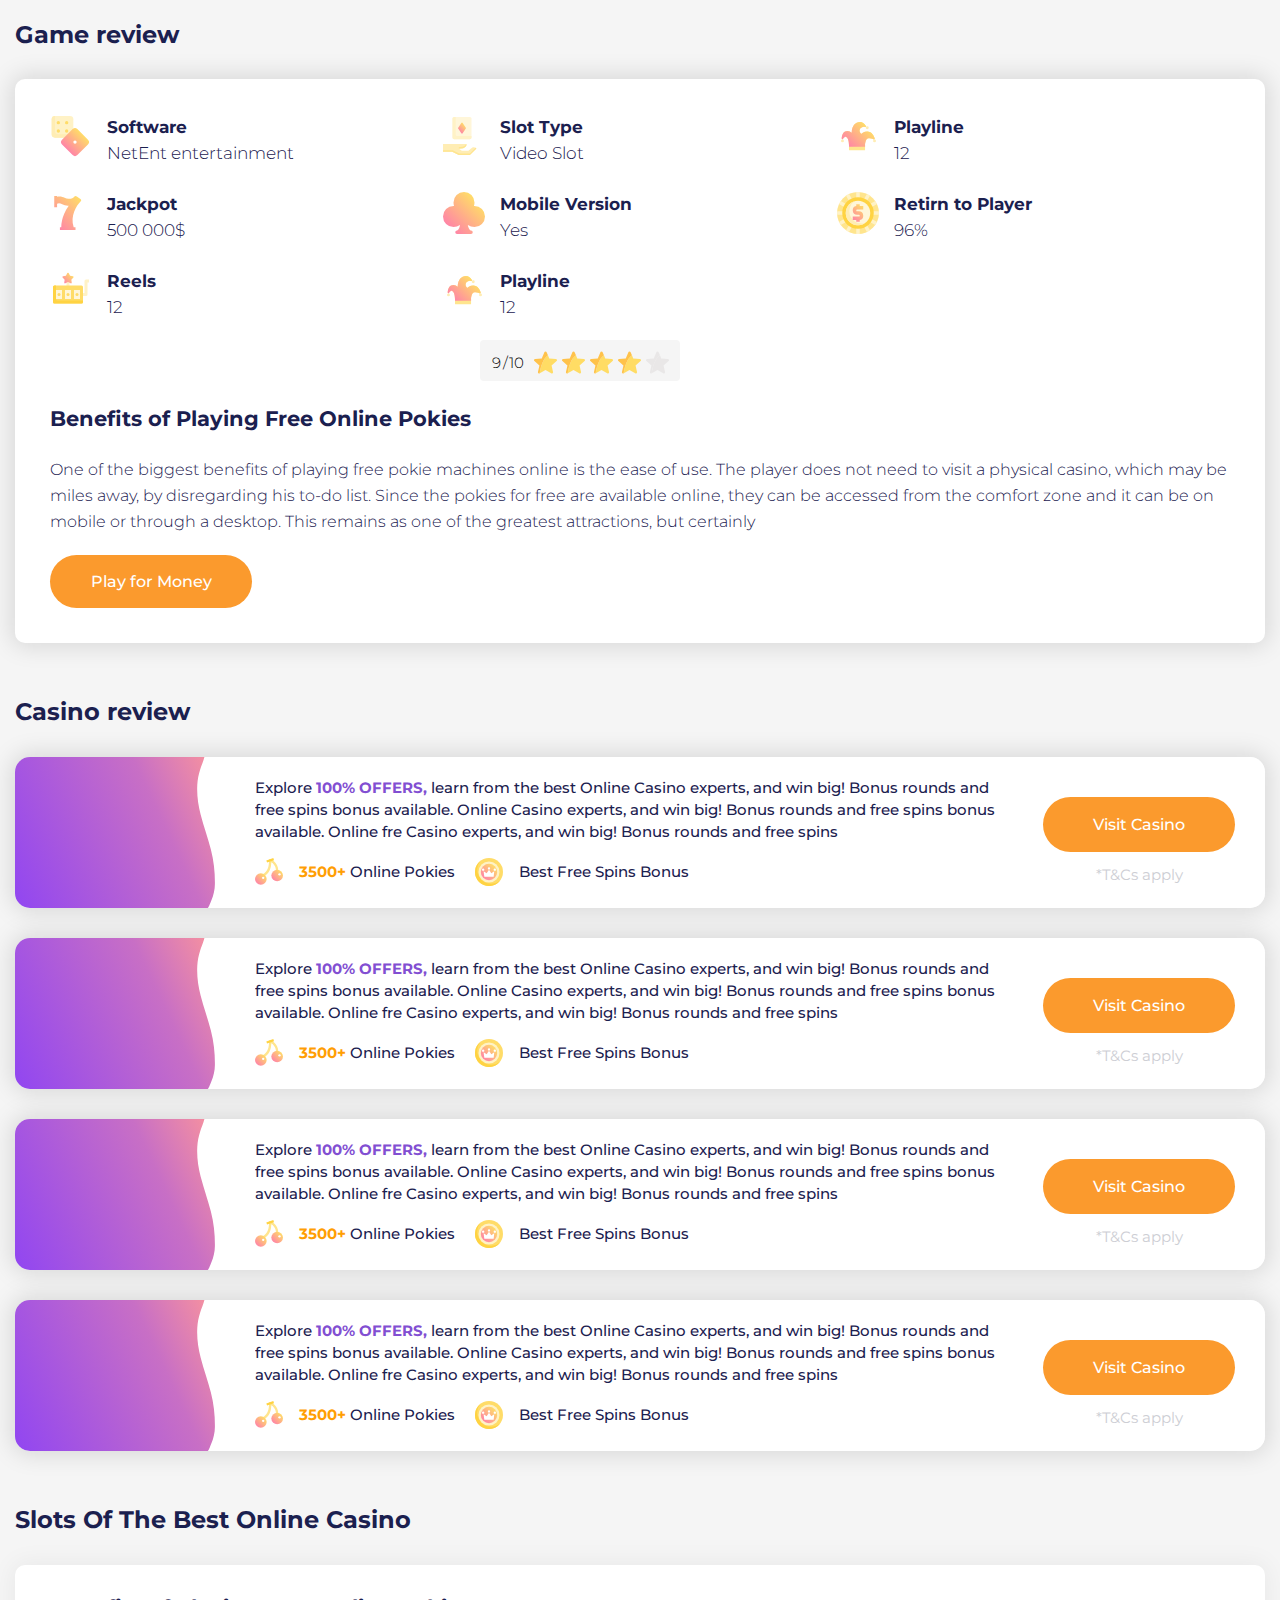
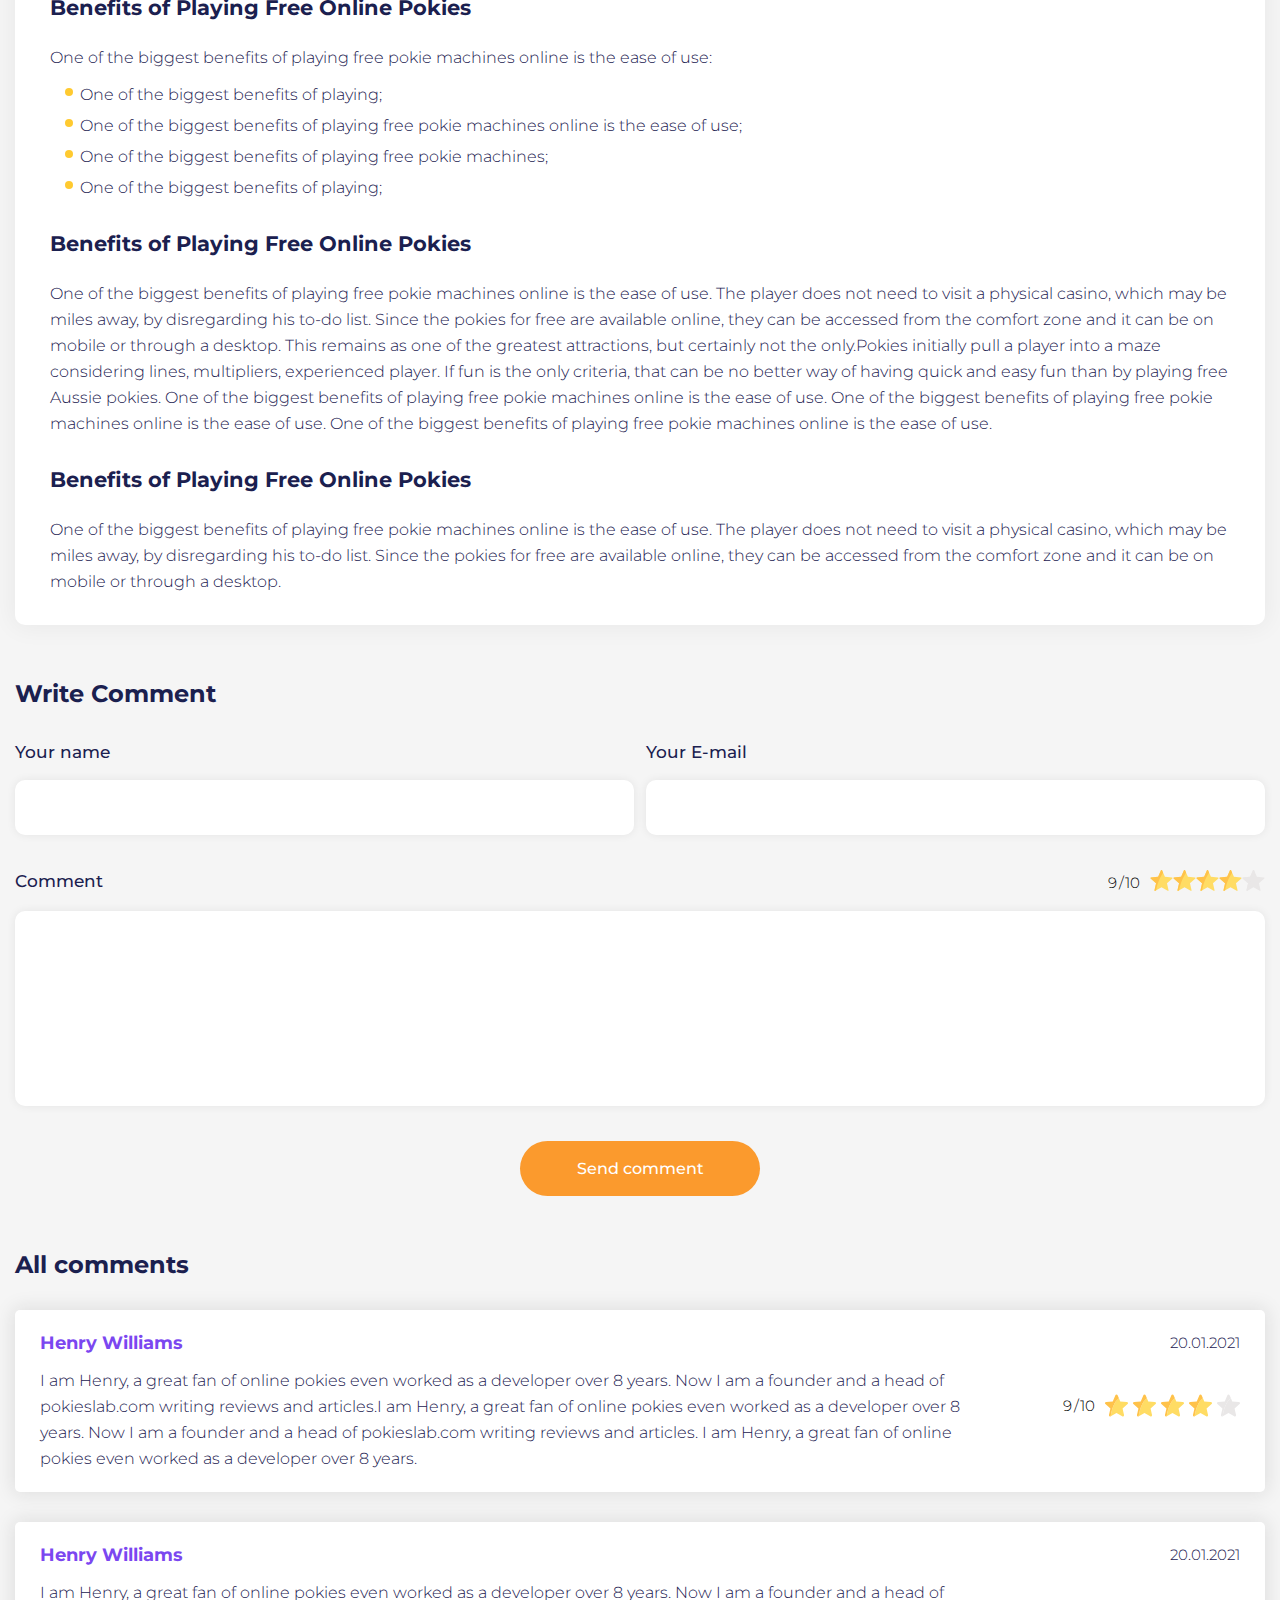
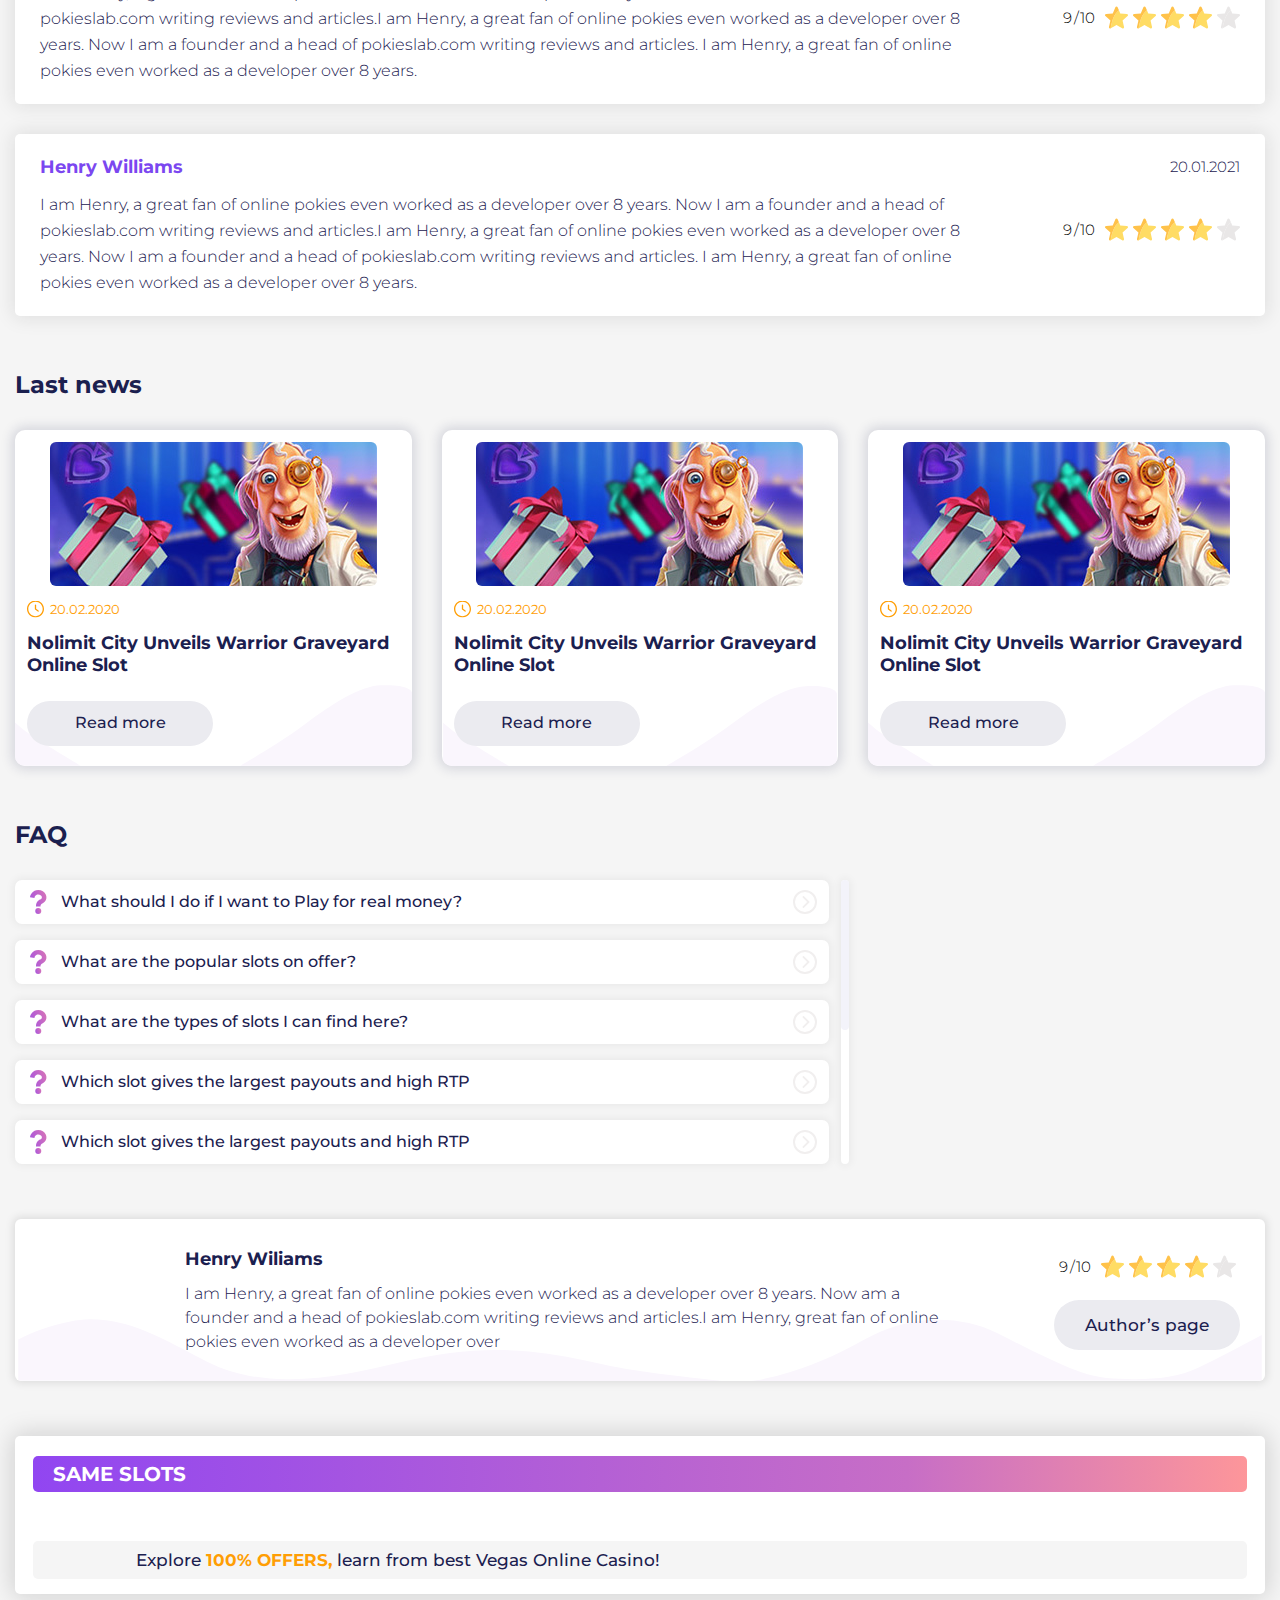
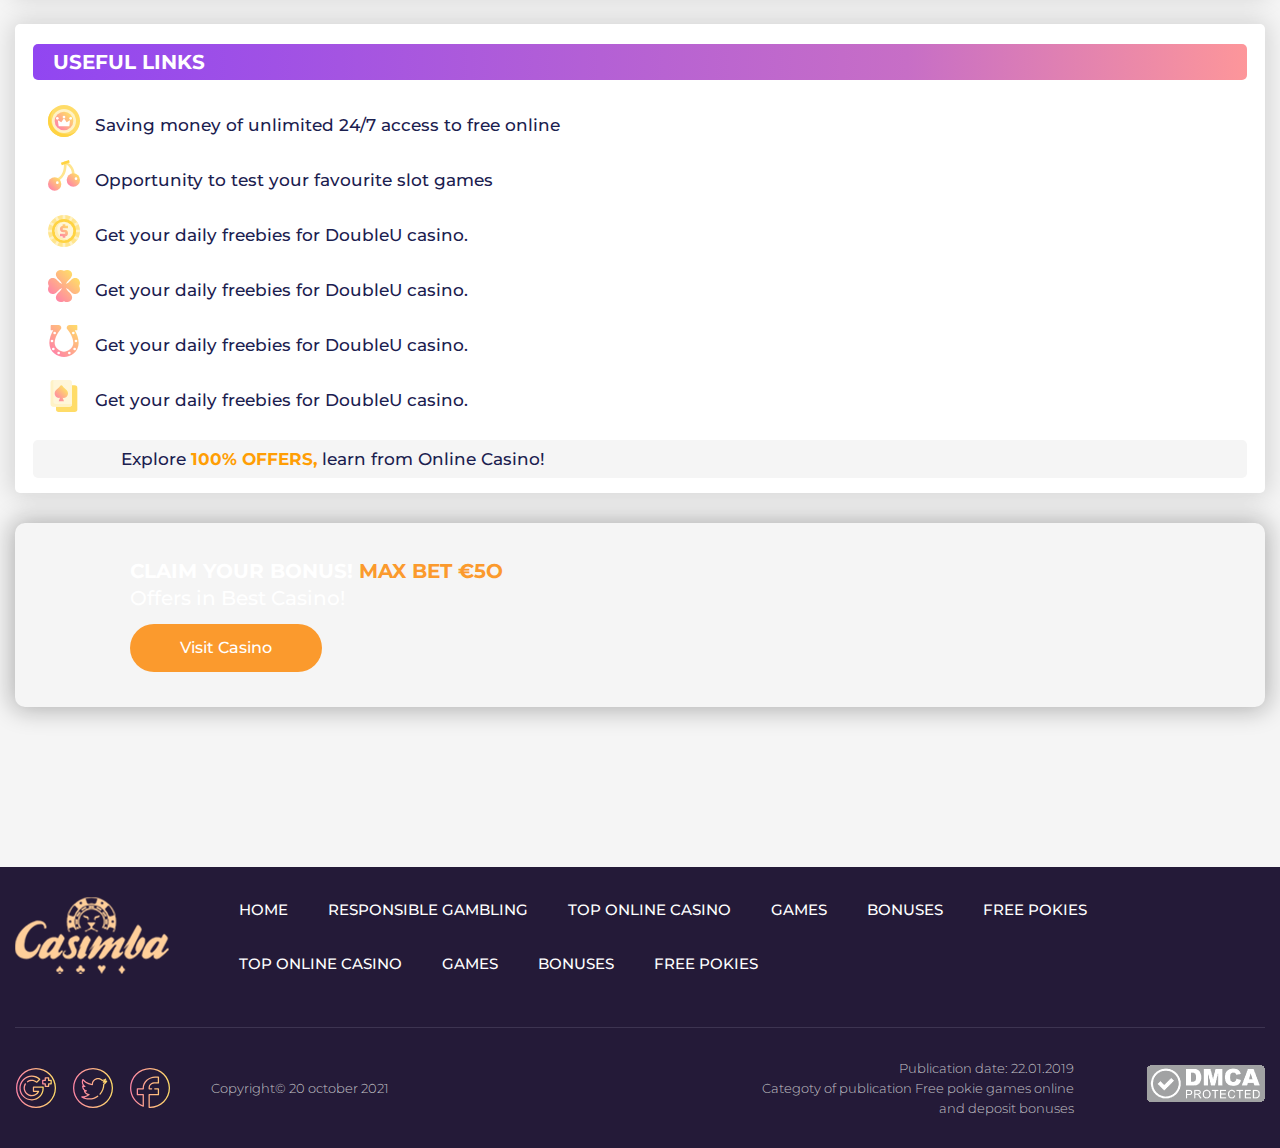
<file: game-review.html>
<!DOCTYPE html>
<html class="no-js" lang="ru">
  <head>
    <meta charset="utf-8"/>
    <meta http-equiv="x-ua-compatible" content="ie=edge"/>
    <title>test_template_3</title>
    <meta content="" name="description"/>
    <meta content="" name="keywords"/>
    <meta name="viewport" content="width=device-width, initial-scale=1.0"/>
    <meta content="telephone=no" name="format-detection"/>
    <meta name="HandheldFriendly" content="true"/><link href="https://fonts.googleapis.com/css2?family=Montserrat:wght@300;400;500;600;700&display=swap" rel="stylesheet">
    <link href="static/css/main.min.css" rel="stylesheet" type="text/css">
    <link rel="icon" type="image/x-icon" href="favicon.ico"/><!--[if lt IE 9 ]><script src="static/js/html5shiv-3.7.2.min.js" type="text/javascript"></script><meta content="no" http-equiv="imagetoolbar"><![endif]-->
  </head>
  <body>
    <div class="__cl-w-outer___"><!-- skin 1 -->
      <div class="__cl-w-inner___">
        <div class="is-hide">
          <div class="js-move-from" data-id="move-title">
            <h1 class="js-animate">Play Golden Goldness Demo</h1>
          </div>
          <div class="js-move-from" data-id="move-text">
            <p></p>
          </div>
        </div><!-- ********** c-popup-cork-S-1 ********** -->
        <div class="c-popup-cork-S-1">
          <div class="__cl-c-popup-cork___ modal fade js-modal-full" tabindex="-1" role="dialog" aria-labelledby="myModalLabel" id="popup-cork">
            <div class="__cl-c-popup-cork__dialog___ modal-dialog" role="document">
              <button class="__cl-c-popup-cork__close___" type="button" data-dismiss="modal" aria-label="Close"></button>
              <picture class="__cl-c-popup-cork__bg___">
                <source media="(min-width: 767px)" data-srcset="static/img/general/bg-popup-cork.jpg"/>
                <source media="(min-width: 0px )" data-srcset="static/img/general/bg-popup-cork-mob.jpg"/><img class="lazyload" src="static/img/general/cork.png" data-src="static/img/general/bg-popup-cork.jpg" alt=""/>
              </picture>
              <div class="__cl-c-popup-cork__dialog-in___">
                <div class="__cl-c-popup-cork__content___">
                  <div class="__cl-c-popup-cork__title___">Sorry, the game is currently unavailable. Please try again later</div>
                  <div class="__cl-c-popup-cork__btn-box___"><a class="__cl-c-btn___ __cl-c-btn--main___ __cl-c-popup-cork__btn___" href="#" aria-label="Registration" role="menuitem">Come back!</a></div>
                </div>
              </div>
            </div>
          </div>
        </div><!-- ********** c-popup-cork-S-1 ********** --><!-- ********** c-rating-S-1 ********** -->
        <div class="c-rating-S-1"><svg style="display: none"><symbol id="svg-star" xmlns="http://www.w3.org/2000/svg" viewBox="0 0 430 411"><path d="M412.075 149.187l-133.74-12.404L225.218 13.42c-3.72-8.638-15.967-8.638-19.686 0l-53.127 123.362-133.73 12.405c-9.365.868-13.15 12.516-6.084 18.723L113.5 256.556l-29.53 131.03c-2.068 9.175 7.84 16.373 15.927 11.572l115.48-68.578 115.5 68.576c8.087 4.802 17.994-2.397 15.927-11.572l-29.532-131.03 100.9-88.646c7.065-6.207 3.28-17.855-6.084-18.723z"/><path d="M244.535 58.28l-19.32-44.86c-3.72-8.638-15.967-8.638-19.686 0l-53.124 123.362-133.73 12.405c-9.365.868-13.15 12.516-6.084 18.723L113.5 256.556l-29.53 131.03c-2.068 9.175 7.84 16.373 15.927 11.572l15.37-9.127c25.2-163.12 96.04-282.862 129.28-331.75z" fill="currentColor"/></symbol></svg>
          <div class="__cl-c-rating___">
            <div class="__cl-c-rating___ __cl-c-rating--vote___" data-rating="null">
            </div>
          </div>
        </div><!-- ********** c-rating-S-1 ********** --><!-- ********** c-menu-S-1 ********** -->
        <div class="c-menu-S-1">
          <header class="__cl-c-menu___ js-header __cl-c-menu--shadow___">
            <div class="__cl-w-center___ __cl-c-menu__center___"><a class="__cl-c-menu__logo___" href="#" aria-label="Home"><img src="static/img/general/logo.png" alt=""/></a>
              <button class="menuBtn __cl-c-menu__close-btn___ not-active js-close-btn" type="button" data-toggle="modal" data-target="#modal-menu" aria-label="menu button" aria-haspopup="true" aria-controls="modal-menu"></button>
              <div class="__cl-c-menu__main___">
                <button class="menuBtn __cl-c-menu__btn___ js-menu-btn" type="button" data-toggle="modal" data-target="#modal-menu" aria-label="menu button" aria-haspopup="true" aria-controls="modal-menu"></button>
                <div class="__cl-c-menu__modal___ modal fade js-modal-main" id="modal-menu" tabindex="-1" role="dialog" aria-labelledby="menuBtn">
                  <div class="__cl-c-menu__dialog___ modal-dialog" role="navigation">
                    <ul class="__cl-c-menu__nav___">
                      <li class="__cl-c-menu__item___ is-active"><a class="__cl-c-menu__link___" href="#" aria-label="Menu link">Home</a></li>
                      <li class="__cl-c-menu__item___"><a class="__cl-c-menu__link___" href="#" aria-label="Menu link">All Games</a></li>
                      <li class="__cl-c-menu__item___"><a class="__cl-c-menu__link___ __cl-c-menu__link--drop___ js-header-drop-btn" href="#" aria-label="All bonuses">Bonuses</a>
                        <button class="__cl-c-menu__link___ __cl-c-menu__link--drop___" id="drop-menu" data-toggle="dropdown" aria-expanded="false" aria-label="All bonuses" role="menuitem" aria-haspopup="true">All bonuses</button>
                        <div class="__cl-c-menu__sub___ dropdown-menu" aria-labelledby="#drop-menu">
                          <div class="__cl-c-menu__wrap___">
                            <div class="__cl-c-menu__sub-item___"><a class="__cl-c-menu__sub-a___" href="#" aria-label="Menu dropdown link">Gambling News</a></div>
                            <div class="__cl-c-menu__sub-item___"><a class="__cl-c-menu__sub-a___" href="#" aria-label="Menu dropdown link">The Best Microgaming Slots</a></div>
                            <div class="__cl-c-menu__sub-item___"><a class="__cl-c-menu__sub-a___" href="#" aria-label="Menu dropdown link">Casino Review</a></div>
                          </div>
                        </div>
                      </li>
                      <li class="__cl-c-menu__item___"><a class="__cl-c-menu__link___" href="#" aria-label="Menu link">Authors</a></li>
                      <li class="__cl-c-menu__item___"><a class="__cl-c-menu__link___" href="#" aria-label="Menu link">News</a></li>
                      <li class="__cl-c-menu__item___"><a class="__cl-c-menu__link___" href="#" aria-label="Menu link">Game hall</a></li>
                    </ul>
                    <div class="__cl-c-menu__social-box___"><!-- ********** c-social-S-1 ********** -->
                      <div class="c-social-S-1">
                        <ul class="__cl-c-social___">
                          <li class="__cl-c-social__item___"><a class="__cl-c-social__btn___ __cl-c-social__btn--gm___" href="#" aria-label="gmail button"></a></li>
                          <li class="__cl-c-social__item___"><a class="__cl-c-social__btn___ __cl-c-social__btn--tw___" href="#" aria-label="twitter button"></a></li>
                          <li class="__cl-c-social__item___"><a class="__cl-c-social__btn___ __cl-c-social__btn--fb___" href="#" aria-label="facebook button"></a></li>
                        </ul>
                      </div><!-- ********** c-social-S-1 ********** -->
                    </div>
                    <div class="__cl-c-menu__search-box___"><!-- ********** c-search-S-1 ********** -->
                      <div class="c-search-S-1">
                        <div class="__cl-c-search___">
                          <form class="__cl-c-search__form___" action="" name="filterSearch">
                            <input class="__cl-c-search__input___" placeholder="Search" value="" type="search" aria-label="Search"/>
                            <button class="__cl-c-search__icon___" type="submit" aria-label="Filter search"></button>
                          </form>
                        </div>
                      </div><!-- ********** c-search-S-1 ********** -->
                    </div>
                  </div>
                </div>
              </div>
            </div>
          </header>
        </div><!-- ********** c-menu-S-1 ********** -->
        <div class="__cl-w-page-section___ __cl-w-page-section--breadcrumbs___">
          <div class="__cl-w-center___"><!-- ********** c-breadcrumbs-S-1 ********** -->
            <div class="c-breadcrumbs-S-1">
              <div class="__cl-c-breadcrumbs___">
                <div class="__cl-c-breadcrumbs__mob___">
                  <div class="__cl-c-breadcrumbs__li__"><a class="__cl-c-breadcrumbs__link___" href="#" aria-label="Games">Games</a></div>
                </div>
                <div class="__cl-c-breadcrumbs__tablet___">
                  <div class="__cl-c-breadcrumbs__li___"><a class="__cl-c-breadcrumbs__link___ __cl-c-breadcrumbs__link--home___" href="#" aria-label="Home">Home</a>
                  </div>
                  <div class="__cl-c-breadcrumbs__li___"><a class="__cl-c-breadcrumbs__link___" href="#" aria-label="Games">Games</a>
                  </div>
                  <div class="__cl-c-breadcrumbs__li__"><span class="__cl-c-breadcrumbs__link___ __cl-c-breadcrumbs__link--current___">Golden Goldness Slot</span></div>
                </div>
              </div>
            </div><!-- ********** c-breadcrumbs-S-1 ********** -->
          </div>
        </div>
        <div class="__cl-w-page-section___">
          <div class="__cl-w-page-section__decor-box___ __cl-w-page-section__decor-box--top___"><img class="lazyload" src="static/img/general/cork.png" data-src="static/img/general/section-decor-1.png" alt=""></div>
          <div class="__cl-w-center___">
            <div class="__cl-c-columns___">
              <div class="__cl-c-columns__col___">
                <div class="__cl-c-h1___">
                  <div class="js-move-to" id="move-title"></div>
                </div>
                <div class="js-move-to" id="move-text"></div><!-- ********** c-demo-S-1 ********** -->
                <div class="c-demo-S-1">
                  <div class="__cl-c-demo___">
                    <div class="__cl-c-demo__box___">
                      <div class="__cl-c-demo__main___ js-game-container">
                        <div class="__cl-c-demo__full___ js-full"></div>
                        <div class="__cl-c-demo__container___">
                          <div class="__cl-c-demo__img-cap___ js-show-game"><img class="lazyload" src="static/img/general/cork.png" data-src="static/img/general/demo.jpg" alt=""/>
                            <div class="__cl-c-demo__hov-box___">
                              <div class="__cl-c-demo__content___"><a class="__cl-c-demo__btn-play___" href="#" aria-label="Play game"></a><a class="__cl-c-demo__link___" href="#" aria-label="Play for money">Play for money</a></div>
                            </div>
                          </div>
                          <div class="__cl-c-demo__window-game___ js-blur">
                            <div class="__cl-c-demo__embed___ __cl-embed-resp___">
                              <iframe src="https://games-cv.com/keks?refCode=promoRefCode" title="Gaming slot" width="1110" height="680"></iframe>
                            </div>
                          </div>
                        </div>
                      </div>
                    </div>
                  </div>
                </div><!-- ********** c-demo-S-1 ********** -->
                <div class="__cl-w-gap___ __cl-c-text-box___">
                  <p>One of the biggest benefits of playing free pokie machines online is the ease of use. The player does not need to visit a physical casino, which may be miles away, by disregarding his to-do list. Since the pokies for free are available online, they can be accessed from the comfort zone and it can be on mobile or through a desktop. This remains as one of the greatest attractions, but certainly not the only.Pokies initially pull a player into a maze considering lines, multipliers, experienced player. This remains as one of the greatest attractions, but certainly not the only.Pokies initially pull.</p>
                </div>
                <div class="__cl-w-gap___">
                  <h2 class="__cl-c-h2___">Screenshots</h2><!-- ********** c-screenshots-S-1 ********** -->
                  <div class="c-screenshots-S-1">
                    <div class="__cl-c-screenshots___">
                      <div class="__cl-c-slick-slider___">
                        <div class="__cl-c-screenshots__slider___ u-fix-display js-screenshots-slider">
                          <div class="__cl-c-screenshots__slide___">
                            <div class="__cl-c-screenshots__screen___"><a class="js-fancy __cl-c-screenshots__zoom___" href="static/img/content/screen-full-1.jpg" rel="screen-group" aria-label="Gallery"><img class="__cl-c-screenshots__img___" src="static/img/content/screen-1.jpg" alt=""/></a></div>
                          </div>
                          <div class="__cl-c-screenshots__slide___">
                            <div class="__cl-c-screenshots__screen___"><a class="js-fancy __cl-c-screenshots__zoom___" href="static/img/content/screen-full-1.jpg" rel="screen-group" aria-label="Gallery"><img class="__cl-c-screenshots__img___" src="static/img/content/screen-1.jpg" alt=""/></a></div>
                          </div>
                          <div class="__cl-c-screenshots__slide___">
                            <div class="__cl-c-screenshots__screen___"><a class="js-fancy __cl-c-screenshots__zoom___" href="static/img/content/screen-full-1.jpg" rel="screen-group" aria-label="Gallery"><img class="__cl-c-screenshots__img___" src="static/img/content/screen-1.jpg" alt=""/></a></div>
                          </div>
                          <div class="__cl-c-screenshots__slide___">
                            <div class="__cl-c-screenshots__screen___"><a class="js-fancy __cl-c-screenshots__zoom___" href="static/img/content/screen-full-1.jpg" rel="screen-group" aria-label="Gallery"><img class="__cl-c-screenshots__img___" src="static/img/content/screen-1.jpg" alt=""/></a></div>
                          </div>
                        </div>
                        <div class="__cl-c-screenshots__arrows___ js-screenshots-arrows"></div>
                      </div>
                    </div>
                  </div><!-- ********** c-screenshots-S-1 ********** -->
                </div>
                <div class="__cl-w-gap___">
                  <h2 class="__cl-c-h2___">Game review</h2><!-- ********** c-game-info-S-1 ********** -->
                  <div class="c-game-info-S-1">
                    <div class="__cl-c-game-info___">
                      <ul class="__cl-c-game-info__list___">
                        <li class="__cl-c-game-info__item___">
                          <div class="__cl-c-game-info__icon___ __cl-c-game-info__icon--dice___"><img src="static/img/general/sprite.svg#dice" alt=""/></div>
                          <div class="__cl-c-game-info__row___">
                            <div class="__cl-c-game-info__title___">Software</div>
                            <div class="__cl-c-game-info__value___">NetEnt entertainment</div>
                          </div>
                        </li>
                        <li class="__cl-c-game-info__item___">
                          <div class="__cl-c-game-info__icon___ __cl-c-game-info__icon--poker-card___"><img src="static/img/general/sprite.svg#poker-card" alt=""/></div>
                          <div class="__cl-c-game-info__row___">
                            <div class="__cl-c-game-info__title___">Slot Type</div>
                            <div class="__cl-c-game-info__value___">Video Slot</div>
                          </div>
                        </li>
                        <li class="__cl-c-game-info__item___">
                          <div class="__cl-c-game-info__icon___ __cl-c-game-info__icon--joker___"><img src="static/img/general/sprite.svg#joker" alt=""/></div>
                          <div class="__cl-c-game-info__row___">
                            <div class="__cl-c-game-info__title___">Playline</div>
                            <div class="__cl-c-game-info__value___">12</div>
                          </div>
                        </li>
                        <li class="__cl-c-game-info__item___">
                          <div class="__cl-c-game-info__icon___ __cl-c-game-info__icon--seven___"><img src="static/img/general/sprite.svg#seven" alt=""/></div>
                          <div class="__cl-c-game-info__row___">
                            <div class="__cl-c-game-info__title___">Jackpot</div>
                            <div class="__cl-c-game-info__value___">500 000$</div>
                          </div>
                        </li>
                        <li class="__cl-c-game-info__item___">
                          <div class="__cl-c-game-info__icon___ __cl-c-game-info__icon--spade___"><img src="static/img/general/sprite.svg#spade" alt=""/></div>
                          <div class="__cl-c-game-info__row___">
                            <div class="__cl-c-game-info__title___">Mobile Version</div>
                            <div class="__cl-c-game-info__value___">Yes</div>
                          </div>
                        </li>
                        <li class="__cl-c-game-info__item___">
                          <div class="__cl-c-game-info__icon___ __cl-c-game-info__icon--chip___"><img src="static/img/general/sprite.svg#chip" alt=""/></div>
                          <div class="__cl-c-game-info__row___">
                            <div class="__cl-c-game-info__title___">Retirn to Player</div>
                            <div class="__cl-c-game-info__value___">96%</div>
                          </div>
                        </li>
                        <li class="__cl-c-game-info__item___">
                          <div class="__cl-c-game-info__icon___ __cl-c-game-info__icon--slot-machine___"><img src="static/img/general/sprite.svg#slot-machine" alt=""/></div>
                          <div class="__cl-c-game-info__row___">
                            <div class="__cl-c-game-info__title___">Reels</div>
                            <div class="__cl-c-game-info__value___">12</div>
                          </div>
                        </li>
                        <li class="__cl-c-game-info__item___">
                          <div class="__cl-c-game-info__icon___ __cl-c-game-info__icon--joker___"><img src="static/img/general/sprite.svg#joker" alt=""/></div>
                          <div class="__cl-c-game-info__row___">
                            <div class="__cl-c-game-info__title___">Playline</div>
                            <div class="__cl-c-game-info__value___">12</div>
                          </div>
                        </li>
                      </ul>
                      <div class="__cl-c-game-info__content___">
                        <div class="__cl-c-game-info__img-box___"><img class="lazyload" src="static/img/general/cork.png" data-src="static/img/content/text-1.jpg" alt=""/></div>
                        <div class="__cl-c-game-info__description___">
                          <div class="__cl-c-game-info__rating___"><!-- ********** c-rating-S-1 ********** -->
                            <div class="c-rating-S-1">
                              <div class="__cl-c-rating___">
                                <div class="__cl-c-rating___ __cl-c-rating--vote___" data-rating="4.5">
                                  <div class="__cl-c-rating__rate___"><span class="__cl-c-rating__rate-marked___">9</span><span class="__cl-c-rating__sep___">/</span>10</div>
                                  <div class="__cl-c-rating__box___">
                                    <div class="__cl-c-rating__elem___"></div>
                                    <div class="__cl-c-rating__elem___"></div>
                                    <div class="__cl-c-rating__elem___"></div>
                                    <div class="__cl-c-rating__elem___"></div>
                                    <div class="__cl-c-rating__elem___"></div>
                                  </div>
                                </div>
                              </div>
                            </div><!-- ********** c-rating-S-1 ********** -->
                          </div>
                          <h2 class="__cl-c-h2___ __cl-c-h2--block___">Benefits of Playing Free Online Pokies</h2>
                          <p>One of the biggest benefits of playing free pokie machines online is the ease of use. The player does not need to visit a physical casino, which may be miles away, by disregarding his to-do list. Since the pokies for free are available online, they can be accessed from the comfort zone and it can be on mobile or through a desktop. This remains as one of the greatest attractions, but certainly</p>
                          <div class="__cl-c-game-info__btn-box___"><a class="__cl-c-btn___ __cl-c-btn--main___ __cl-c-game-info__btn___" href="#" aria-label="Play">Play for Money</a></div>
                        </div>
                      </div>
                    </div>
                  </div><!-- ********** c-game-info-S-1 ********** -->
                </div>
                <div class="__cl-w-gap___">
                  <h2 class="__cl-c-h2___">Casino review</h2><!-- ********** c-casinos-box-S-1 ********** -->
                  <div class="c-casinos-box-S-1">
                    <div class="__cl-c-casinos-box___">
                      <div class="__cl-c-casinos-box__casino___">
                        <div class="__cl-c-casino___" tabindex="0">
                          <div class="__cl-c-casino__logo-box___"><a class="__cl-c-casino__logo___" href="#" aria-label="Game"><img class="lazyload" src="static/img/general/cork.png" data-src="static/img/general/casino-1.png" alt=""/></a></div>
                          <div class="__cl-c-casino__content-box___">
                            <div class="__cl-c-casino__col___">
                              <div class="__cl-c-casino__text___">Explore <a href="#" class="__cl-c-casino__link___" aria-label="Bonus link">100% offers,</a> learn from  the best Online Casino experts, and win big! Bonus rounds and free spins bonus available. Online Casino experts, and win big! Bonus rounds and free spins bonus available. Online fre Casino experts, and win big! Bonus rounds and free spins</div>
                              <ul class="__cl-c-casino__list___">
                                <li class="__cl-c-casino__item___">
                                  <div class="__cl-c-casino__icon___"><img src="static/img/general/sprite.svg#cherry" alt=""/></div>
                                  <div class="__cl-c-casino__property___"><span class="__cl-c-casino__property-val___">3500+</span> Online Pokies</div>
                                </li>
                                <li class="__cl-c-casino__item___">
                                  <div class="__cl-c-casino__icon___"><img src="static/img/general/sprite.svg#casino-chip" alt=""/></div>
                                  <div class="__cl-c-casino__property___">Best Free Spins Bonus</div>
                                </li>
                              </ul>
                            </div>
                            <div class="__cl-c-casino__btn-box___"><a class="__cl-c-btn___ __cl-c-btn--main___ __cl-c-casino__btn___" href="#" aria-label="Registration">Visit Casino</a><a class="__cl-c-casino__aux-link___" href="#" aria-label="T&amp;C Applies">*T&Cs apply</a></div>
                          </div>
                        </div>
                      </div>
                      <div class="__cl-c-casinos-box__casino___">
                        <div class="__cl-c-casino___" tabindex="0">
                          <div class="__cl-c-casino__logo-box___"><a class="__cl-c-casino__logo___" href="#" aria-label="Game"><img class="lazyload" src="static/img/general/cork.png" data-src="static/img/general/casino-1.png" alt=""/></a></div>
                          <div class="__cl-c-casino__content-box___">
                            <div class="__cl-c-casino__col___">
                              <div class="__cl-c-casino__text___">Explore <a href="#" class="__cl-c-casino__link___" aria-label="Bonus link">100% offers,</a> learn from  the best Online Casino experts, and win big! Bonus rounds and free spins bonus available. Online Casino experts, and win big! Bonus rounds and free spins bonus available. Online fre Casino experts, and win big! Bonus rounds and free spins</div>
                              <ul class="__cl-c-casino__list___">
                                <li class="__cl-c-casino__item___">
                                  <div class="__cl-c-casino__icon___"><img src="static/img/general/sprite.svg#cherry" alt=""/></div>
                                  <div class="__cl-c-casino__property___"><span class="__cl-c-casino__property-val___">3500+</span> Online Pokies</div>
                                </li>
                                <li class="__cl-c-casino__item___">
                                  <div class="__cl-c-casino__icon___"><img src="static/img/general/sprite.svg#casino-chip" alt=""/></div>
                                  <div class="__cl-c-casino__property___">Best Free Spins Bonus</div>
                                </li>
                              </ul>
                            </div>
                            <div class="__cl-c-casino__btn-box___"><a class="__cl-c-btn___ __cl-c-btn--main___ __cl-c-casino__btn___" href="#" aria-label="Registration">Visit Casino</a><a class="__cl-c-casino__aux-link___" href="#" aria-label="T&amp;C Applies">*T&Cs apply</a></div>
                          </div>
                        </div>
                      </div>
                      <div class="__cl-c-casinos-box__casino___">
                        <div class="__cl-c-casino___" tabindex="0">
                          <div class="__cl-c-casino__logo-box___"><a class="__cl-c-casino__logo___" href="#" aria-label="Game"><img class="lazyload" src="static/img/general/cork.png" data-src="static/img/general/casino-1.png" alt=""/></a></div>
                          <div class="__cl-c-casino__content-box___">
                            <div class="__cl-c-casino__col___">
                              <div class="__cl-c-casino__text___">Explore <a href="#" class="__cl-c-casino__link___" aria-label="Bonus link">100% offers,</a> learn from  the best Online Casino experts, and win big! Bonus rounds and free spins bonus available. Online Casino experts, and win big! Bonus rounds and free spins bonus available. Online fre Casino experts, and win big! Bonus rounds and free spins</div>
                              <ul class="__cl-c-casino__list___">
                                <li class="__cl-c-casino__item___">
                                  <div class="__cl-c-casino__icon___"><img src="static/img/general/sprite.svg#cherry" alt=""/></div>
                                  <div class="__cl-c-casino__property___"><span class="__cl-c-casino__property-val___">3500+</span> Online Pokies</div>
                                </li>
                                <li class="__cl-c-casino__item___">
                                  <div class="__cl-c-casino__icon___"><img src="static/img/general/sprite.svg#casino-chip" alt=""/></div>
                                  <div class="__cl-c-casino__property___">Best Free Spins Bonus</div>
                                </li>
                              </ul>
                            </div>
                            <div class="__cl-c-casino__btn-box___"><a class="__cl-c-btn___ __cl-c-btn--main___ __cl-c-casino__btn___" href="#" aria-label="Registration">Visit Casino</a><a class="__cl-c-casino__aux-link___" href="#" aria-label="T&amp;C Applies">*T&Cs apply</a></div>
                          </div>
                        </div>
                      </div>
                      <div class="__cl-c-casinos-box__casino___">
                        <div class="__cl-c-casino___" tabindex="0">
                          <div class="__cl-c-casino__logo-box___"><a class="__cl-c-casino__logo___" href="#" aria-label="Game"><img class="lazyload" src="static/img/general/cork.png" data-src="static/img/general/casino-1.png" alt=""/></a></div>
                          <div class="__cl-c-casino__content-box___">
                            <div class="__cl-c-casino__col___">
                              <div class="__cl-c-casino__text___">Explore <a href="#" class="__cl-c-casino__link___" aria-label="Bonus link">100% offers,</a> learn from  the best Online Casino experts, and win big! Bonus rounds and free spins bonus available. Online Casino experts, and win big! Bonus rounds and free spins bonus available. Online fre Casino experts, and win big! Bonus rounds and free spins</div>
                              <ul class="__cl-c-casino__list___">
                                <li class="__cl-c-casino__item___">
                                  <div class="__cl-c-casino__icon___"><img src="static/img/general/sprite.svg#cherry" alt=""/></div>
                                  <div class="__cl-c-casino__property___"><span class="__cl-c-casino__property-val___">3500+</span> Online Pokies</div>
                                </li>
                                <li class="__cl-c-casino__item___">
                                  <div class="__cl-c-casino__icon___"><img src="static/img/general/sprite.svg#casino-chip" alt=""/></div>
                                  <div class="__cl-c-casino__property___">Best Free Spins Bonus</div>
                                </li>
                              </ul>
                            </div>
                            <div class="__cl-c-casino__btn-box___"><a class="__cl-c-btn___ __cl-c-btn--main___ __cl-c-casino__btn___" href="#" aria-label="Registration">Visit Casino</a><a class="__cl-c-casino__aux-link___" href="#" aria-label="T&amp;C Applies">*T&Cs apply</a></div>
                          </div>
                        </div>
                      </div>
                      <div class="__cl-c-casinos-box__decor-box___"><img class="lazyload" src="static/img/general/cork.png" data-src="static/img/general/section-decor-2.png" alt=""/></div>
                    </div>
                  </div><!-- ********** c-casinos-box-S-1 ********** -->
                </div>
                <div class="__cl-w-gap___">
                  <h2 class="__cl-c-h2___">Slots Of The Best Online Casino</h2>
                  <div class="__cl-c-text-box___">
                    <h2 class="__cl-c-h2___ __cl-c-h2--block___">Benefits of Playing Free Online Pokies</h2>
                    <p>One of the biggest benefits of playing free pokie machines online is the ease of use:</p>
                    <ul>
                      <li>One of the biggest benefits of playing;</li>
                      <li>One of the biggest benefits of playing free pokie machines online is the ease of use;</li>
                      <li>One of the biggest benefits of playing free pokie machines;</li>
                      <li>One of the biggest benefits of playing;</li>
                    </ul>
                    <h2 class="__cl-c-h2___ __cl-c-h2--block___">Benefits of Playing Free Online Pokies</h2>
                    <p>One of the biggest benefits of playing free pokie machines online is the ease of use. The player does not need to visit a physical casino, which may be miles away, by disregarding his to-do list. Since the pokies for free are available online, they can be accessed from the comfort zone and it can be on mobile or through a desktop. This remains as one of the greatest attractions, but certainly not the only.Pokies initially pull a player into a maze considering lines, multipliers, experienced player. If fun is the only criteria, that can be no better way of having quick and easy fun than by playing free Aussie pokies. One of the biggest benefits of playing free pokie machines online is the ease of use. One of the biggest benefits of playing free pokie machines online is the ease of use. One of the biggest benefits of playing free pokie machines online is the ease of use.</p>
                    <h2 class="__cl-c-h2___ __cl-c-h2--block___">Benefits of Playing Free Online Pokies</h2>
                    <p>One of the biggest benefits of playing free pokie machines online is the ease of use. The player does not need to visit a physical casino, which may be miles away, by disregarding his to-do list. Since the pokies for free are available online, they can be accessed from the comfort zone and it can be on mobile or through a desktop.</p>
                  </div>
                </div>
                <div class="__cl-w-gap___">
                  <h2 class="__cl-c-h2___">Write Comment</h2><!-- ********** c-form-S-1 ********** -->
                  <div class="c-form-S-1">
                    <div class="__cl-c-form___">
                      <form class="__cl-c-form__form___" action="" id="commentform">
                        <div class="__cl-grid___ __cl-c-form__grid___">
                          <div class="__cl-c-form__grid-item___ __cl-grid__c-12___ __cl-grid__c-sm-6___">
                            <div class="__cl-c-field-box___">
                              <label for="author" data-error="*Введите ваше имя"></label>
                              <label for="author">Your name</label>
                              <input class="__cl-c-field___" name="author" id="author" type="text" placeholder="" aria-label="author"/>
                            </div>
                          </div>
                          <div class="__cl-c-form__grid-item___ __cl-grid__c-12___ __cl-grid__c-sm-6___">
                            <div class="__cl-c-field-box___">
                              <label for="email" data-error="*Введите ваш email"></label>
                              <label for="email">Your E-mail</label>
                              <input class="__cl-c-field___" name="email" id="email" type="text" placeholder="" aria-label="email"/>
                            </div>
                          </div>
                          <div class="__cl-c-form__grid-item___ __cl-grid__c-12___">
                            <div class="__cl-c-field-box___">
                              <label for="comment" data-error="*Введите текст сообщения"></label>
                              <div class="__cl-c-form__row___">
                                <label for="comment">Comment</label><!-- ********** c-rating-S-1 ********** -->
                                <div class="c-rating-S-1">
                                  <div class="__cl-c-rating___">
                                    <div class="__cl-c-rating___ __cl-c-rating--vote___" data-rating="4.5">
                                      <div class="__cl-c-rating__rate___"><span class="__cl-c-rating__rate-marked___">9</span><span class="__cl-c-rating__sep___">/</span>10</div>
                                      <div class="__cl-c-rating__vote-box___">
                                        <input type="radio" name="ratStarComment" id="comment-star-5"/>
                                        <label title="5" for="comment-star-5" data-value="5">
                                          <svg role="img" aria-label="rating">
                                            <use xlink:href="#svg-star"></use>
                                          </svg>
                                        </label>
                                        <input type="radio" checked="checked" name="ratStarComment" id="comment-star-4"/>
                                        <label title="4" for="comment-star-4" data-value="4">
                                          <svg role="img" aria-label="rating">
                                            <use xlink:href="#svg-star"></use>
                                          </svg>
                                        </label>
                                        <input type="radio" name="ratStarComment" id="comment-star-3"/>
                                        <label title="3" for="comment-star-3" data-value="3">
                                          <svg role="img" aria-label="rating">
                                            <use xlink:href="#svg-star"></use>
                                          </svg>
                                        </label>
                                        <input type="radio" name="ratStarComment" id="comment-star-2"/>
                                        <label title="2" for="comment-star-2" data-value="2">
                                          <svg role="img" aria-label="rating">
                                            <use xlink:href="#svg-star"></use>
                                          </svg>
                                        </label>
                                        <input type="radio" name="ratStarComment" id="comment-star-1"/>
                                        <label title="1" for="comment-star-1" data-value="1">
                                          <svg role="img" aria-label="rating">
                                            <use xlink:href="#svg-star"></use>
                                          </svg>
                                        </label>
                                      </div>
                                    </div>
                                  </div>
                                </div><!-- ********** c-rating-S-1 ********** -->
                              </div>
                              <textarea class="__cl-c-field___" name="comment" id="comment" placeholder="" aria-label="comment"></textarea>
                            </div>
                          </div>
                        </div>
                        <div class="__cl-c-form__btn-box___">
                          <button class="__cl-c-btn___ __cl-c-btn--main___ __cl-c-form__btn___" id="submit_button" type="submit" data-send="Message sent">Send comment
                          </button>
                        </div>
                      </form>
                    </div>
                  </div><!-- ********** c-form-S-1 ********** -->
                </div>
                <div class="__cl-w-gap___">
                  <h2 class="__cl-c-h2___">All comments</h2><!-- ********** c-comments-S-1 ********** -->
                  <div class="c-comments-S-1">
                    <div class="__cl-c-comments___">
                      <div class="__cl-c-comments__comment___">
                        <div class="__cl-c-comments__bg___ __cl-c-comments__bg--top___"><img class="lazyload" src="static/img/general/cork.png" data-src="static/img/general/comment-decor-1.png" alt=""/></div>
                        <div class="__cl-c-comments__row___">
                          <div class="__cl-c-comments__author-name___">Henry Williams</div>
                          <div class="__cl-c-comments__date___">20.01.2021</div>
                        </div>
                        <div class="__cl-c-comments__row___">
                          <div class="__cl-c-comments__text___">I am Henry, a great fan of online pokies even worked as a developer over 8 years. Now I am a founder and a head of pokieslab.com writing reviews and articles.I am Henry, a great fan of online pokies even worked as a developer over 8 years. Now I am a founder and a head of pokieslab.com writing reviews and articles. I am Henry, a great fan of online pokies even worked as a developer over 8 years.</div>
                          <div class="__cl-c-comments__rating___"><!-- ********** c-rating-S-1 ********** -->
                            <div class="c-rating-S-1">
                              <div class="__cl-c-rating___">
                                <div class="__cl-c-rating___ __cl-c-rating--vote___" data-rating="4.5">
                                  <div class="__cl-c-rating__rate___"><span class="__cl-c-rating__rate-marked___">9</span><span class="__cl-c-rating__sep___">/</span>10</div>
                                  <div class="__cl-c-rating__box___">
                                    <div class="__cl-c-rating__elem___"></div>
                                    <div class="__cl-c-rating__elem___"></div>
                                    <div class="__cl-c-rating__elem___"></div>
                                    <div class="__cl-c-rating__elem___"></div>
                                    <div class="__cl-c-rating__elem___"></div>
                                  </div>
                                </div>
                              </div>
                            </div><!-- ********** c-rating-S-1 ********** -->
                          </div>
                        </div>
                        <div class="__cl-c-comments__bg___ __cl-c-comments__bg--bottom___"><img class="lazyload" src="static/img/general/cork.png" data-src="static/img/general/comment-decor-2.png" alt=""/></div>
                      </div>
                      <div class="__cl-c-comments__comment___">
                        <div class="__cl-c-comments__bg___ __cl-c-comments__bg--top___"><img class="lazyload" src="static/img/general/cork.png" data-src="static/img/general/comment-decor-1.png" alt=""/></div>
                        <div class="__cl-c-comments__row___">
                          <div class="__cl-c-comments__author-name___">Henry Williams</div>
                          <div class="__cl-c-comments__date___">20.01.2021</div>
                        </div>
                        <div class="__cl-c-comments__row___">
                          <div class="__cl-c-comments__text___">I am Henry, a great fan of online pokies even worked as a developer over 8 years. Now I am a founder and a head of pokieslab.com writing reviews and articles.I am Henry, a great fan of online pokies even worked as a developer over 8 years. Now I am a founder and a head of pokieslab.com writing reviews and articles. I am Henry, a great fan of online pokies even worked as a developer over 8 years.</div>
                          <div class="__cl-c-comments__rating___"><!-- ********** c-rating-S-1 ********** -->
                            <div class="c-rating-S-1">
                              <div class="__cl-c-rating___">
                                <div class="__cl-c-rating___ __cl-c-rating--vote___" data-rating="4.5">
                                  <div class="__cl-c-rating__rate___"><span class="__cl-c-rating__rate-marked___">9</span><span class="__cl-c-rating__sep___">/</span>10</div>
                                  <div class="__cl-c-rating__box___">
                                    <div class="__cl-c-rating__elem___"></div>
                                    <div class="__cl-c-rating__elem___"></div>
                                    <div class="__cl-c-rating__elem___"></div>
                                    <div class="__cl-c-rating__elem___"></div>
                                    <div class="__cl-c-rating__elem___"></div>
                                  </div>
                                </div>
                              </div>
                            </div><!-- ********** c-rating-S-1 ********** -->
                          </div>
                        </div>
                        <div class="__cl-c-comments__bg___ __cl-c-comments__bg--bottom___"><img class="lazyload" src="static/img/general/cork.png" data-src="static/img/general/comment-decor-2.png" alt=""/></div>
                      </div>
                      <div class="__cl-c-comments__comment___">
                        <div class="__cl-c-comments__bg___ __cl-c-comments__bg--top___"><img class="lazyload" src="static/img/general/cork.png" data-src="static/img/general/comment-decor-1.png" alt=""/></div>
                        <div class="__cl-c-comments__row___">
                          <div class="__cl-c-comments__author-name___">Henry Williams</div>
                          <div class="__cl-c-comments__date___">20.01.2021</div>
                        </div>
                        <div class="__cl-c-comments__row___">
                          <div class="__cl-c-comments__text___">I am Henry, a great fan of online pokies even worked as a developer over 8 years. Now I am a founder and a head of pokieslab.com writing reviews and articles.I am Henry, a great fan of online pokies even worked as a developer over 8 years. Now I am a founder and a head of pokieslab.com writing reviews and articles. I am Henry, a great fan of online pokies even worked as a developer over 8 years.</div>
                          <div class="__cl-c-comments__rating___"><!-- ********** c-rating-S-1 ********** -->
                            <div class="c-rating-S-1">
                              <div class="__cl-c-rating___">
                                <div class="__cl-c-rating___ __cl-c-rating--vote___" data-rating="4.5">
                                  <div class="__cl-c-rating__rate___"><span class="__cl-c-rating__rate-marked___">9</span><span class="__cl-c-rating__sep___">/</span>10</div>
                                  <div class="__cl-c-rating__box___">
                                    <div class="__cl-c-rating__elem___"></div>
                                    <div class="__cl-c-rating__elem___"></div>
                                    <div class="__cl-c-rating__elem___"></div>
                                    <div class="__cl-c-rating__elem___"></div>
                                    <div class="__cl-c-rating__elem___"></div>
                                  </div>
                                </div>
                              </div>
                            </div><!-- ********** c-rating-S-1 ********** -->
                          </div>
                        </div>
                        <div class="__cl-c-comments__bg___ __cl-c-comments__bg--bottom___"><img class="lazyload" src="static/img/general/cork.png" data-src="static/img/general/comment-decor-2.png" alt=""/></div>
                      </div>
                      <div class="__cl-c-comments__decor-box___"><img class="lazyload" src="static/img/general/cork.png" data-src="static/img/general/section-decor-2.png" alt=""/></div>
                    </div>
                  </div><!-- ********** c-comments-S-1 ********** -->
                </div>
                <div class="__cl-w-gap___">
                  <h2 class="__cl-c-h2___">Last news</h2><!-- ********** c-news-box-S-1 ********** -->
                  <div class="c-news-box-S-1">
                    <div class="__cl-c-news-box___">
                      <div class="__cl-c-slick-slider___">
                        <div class="__cl-c-news-box__slider___ u-fix-display js-news-slider">
                          <div class="__cl-c-news-box__slide___">
                            <div class="__cl-c-news___">
                              <div class="__cl-c-news__img-box___"><img src="static/img/general/news-1.jpg" alt=""/>
                              </div>
                              <div class="__cl-c-news__content-box___">
                                <div class="__cl-c-news__date___">20.02.2020</div><a class="__cl-c-news__title___" href="#" aria-label="News title">Nolimit City Unveils Warrior Graveyard Online Slot</a>
                                <div class="__cl-c-news__btn-box___"><a class="__cl-c-btn___ __cl-c-btn--secondary___ __cl-c-news__btn___" href="#" aria-label="Read more">Read more</a></div>
                              </div>
                            </div>
                          </div>
                          <div class="__cl-c-news-box__slide___">
                            <div class="__cl-c-news___">
                              <div class="__cl-c-news__img-box___"><img src="static/img/general/news-1.jpg" alt=""/>
                              </div>
                              <div class="__cl-c-news__content-box___">
                                <div class="__cl-c-news__date___">20.02.2020</div><a class="__cl-c-news__title___" href="#" aria-label="News title">Nolimit City Unveils Warrior Graveyard Online Slot</a>
                                <div class="__cl-c-news__btn-box___"><a class="__cl-c-btn___ __cl-c-btn--secondary___ __cl-c-news__btn___" href="#" aria-label="Read more">Read more</a></div>
                              </div>
                            </div>
                          </div>
                          <div class="__cl-c-news-box__slide___">
                            <div class="__cl-c-news___">
                              <div class="__cl-c-news__img-box___"><img src="static/img/general/news-1.jpg" alt=""/>
                              </div>
                              <div class="__cl-c-news__content-box___">
                                <div class="__cl-c-news__date___">20.02.2020</div><a class="__cl-c-news__title___" href="#" aria-label="News title">Nolimit City Unveils Warrior Graveyard Online Slot</a>
                                <div class="__cl-c-news__btn-box___"><a class="__cl-c-btn___ __cl-c-btn--secondary___ __cl-c-news__btn___" href="#" aria-label="Read more">Read more</a></div>
                              </div>
                            </div>
                          </div>
                          <div class="__cl-c-news-box__slide___">
                            <div class="__cl-c-news___">
                              <div class="__cl-c-news__img-box___"><img src="static/img/general/news-1.jpg" alt=""/>
                              </div>
                              <div class="__cl-c-news__content-box___">
                                <div class="__cl-c-news__date___">20.02.2020</div><a class="__cl-c-news__title___" href="#" aria-label="News title">Nolimit City Unveils Warrior Graveyard Online Slot</a>
                                <div class="__cl-c-news__btn-box___"><a class="__cl-c-btn___ __cl-c-btn--secondary___ __cl-c-news__btn___" href="#" aria-label="Read more">Read more</a></div>
                              </div>
                            </div>
                          </div>
                        </div>
                        <div class="__cl-c-news-box__arrows___ js-news-box-arrows"></div>
                      </div>
                    </div>
                  </div><!-- ********** c-news-box-S-1 ********** -->
                </div>
                <div class="__cl-w-gap___">
                  <h2 class="__cl-c-h2___">FAQ</h2><!-- ********** c-faq-box-S-1 ********** -->
                  <div class="c-faq-box-S-1">
                    <div class="__cl-c-faq-box___">
                      <ul class="__cl-c-faq-box__list___ js-vertical-scroll" id="accordion">
                        <li class="__cl-c-faq-box__question-box___ js-text-collapse" type="button" data-toggle="collapse" data-target="#moreFaq1" data-parent="#accordion" aria-expanded="false" aria-label="Collapse text button">
                          <div class="__cl-c-faq-box__question___">
                            <div class="__cl-c-faq-box__icon___"><img src="static/img/general/sprite.svg#question" alt=""/></div>
                            <h3 class="_cl-c-h3___">What should I do if I want to Play for real money?</h3>
                            <div class="__cl-c-faq-box__arrow___"></div>
                          </div>
                          <div class="__cl-c-faq-box__collapse-box___">
                            <div class="__cl-c-faq-box__collapse___ js-collapse collapse" id="moreFaq1">
                              <div class="__cl-c-faq-box__items-box___">
                                <p>I am Henry, a great fan of online pokies even worked as a developer over 8 years. Now am a founder and a head of pokieslab.com writing reviews and articles.I am Henry, great fan of online pokies even worked as a developer over 8 years. Now I am a founder and a head of pokieslab. I am Henry, a great fan of online pokies even worked as a developer over 8 years. Now am a founder and a head of pokieslab.com writing reviews and articles.I am Henry, great fan of online pokies even worked as a developer over 8 years. developer over 8 years.</p>
                              </div>
                            </div>
                          </div>
                        </li>
                        <li class="__cl-c-faq-box__question-box___ js-text-collapse" type="button" data-toggle="collapse" data-target="#moreFaq2" data-parent="#accordion" aria-expanded="false" aria-label="Collapse text button">
                          <div class="__cl-c-faq-box__question___">
                            <div class="__cl-c-faq-box__icon___"><img src="static/img/general/sprite.svg#question" alt=""/></div>
                            <h3 class="_cl-c-h3___">What are the popular slots on offer?</h3>
                            <div class="__cl-c-faq-box__arrow___"></div>
                          </div>
                          <div class="__cl-c-faq-box__collapse-box___">
                            <div class="__cl-c-faq-box__collapse___ js-collapse collapse" id="moreFaq2">
                              <div class="__cl-c-faq-box__items-box___">
                                <p>I am Henry, a great fan of online pokies even worked as a developer over 8 years. Now am a founder and a head of pokieslab.com writing reviews and articles.I am Henry, great fan of online pokies even worked as a developer over 8 years. Now I am a founder and a head of pokieslab. I am Henry, a great fan of online pokies even worked as a developer over 8 years. Now am a founder and a head of pokieslab.com writing reviews and articles.I am Henry, great fan of online pokies even worked as a developer over 8 years. developer over 8 years.</p>
                              </div>
                            </div>
                          </div>
                        </li>
                        <li class="__cl-c-faq-box__question-box___ js-text-collapse" type="button" data-toggle="collapse" data-target="#moreFaq3" data-parent="#accordion" aria-expanded="false" aria-label="Collapse text button">
                          <div class="__cl-c-faq-box__question___">
                            <div class="__cl-c-faq-box__icon___"><img src="static/img/general/sprite.svg#question" alt=""/></div>
                            <h3 class="_cl-c-h3___">What are the types of slots I can find here?</h3>
                            <div class="__cl-c-faq-box__arrow___"></div>
                          </div>
                          <div class="__cl-c-faq-box__collapse-box___">
                            <div class="__cl-c-faq-box__collapse___ js-collapse collapse" id="moreFaq3">
                              <div class="__cl-c-faq-box__items-box___">
                                <p>I am Henry, a great fan of online pokies even worked as a developer over 8 years. Now am a founder and a head of pokieslab.com writing reviews and articles.I am Henry, great fan of online pokies even worked as a developer over 8 years. Now I am a founder and a head of pokieslab. I am Henry, a great fan of online pokies even worked as a developer over 8 years. Now am a founder and a head of pokieslab.com writing reviews and articles.I am Henry, great fan of online pokies even worked as a developer over 8 years. developer over 8 years.</p>
                              </div>
                            </div>
                          </div>
                        </li>
                        <li class="__cl-c-faq-box__question-box___ js-text-collapse" type="button" data-toggle="collapse" data-target="#moreFaq4" data-parent="#accordion" aria-expanded="false" aria-label="Collapse text button">
                          <div class="__cl-c-faq-box__question___">
                            <div class="__cl-c-faq-box__icon___"><img src="static/img/general/sprite.svg#question" alt=""/></div>
                            <h3 class="_cl-c-h3___">Which slot gives the largest payouts and high RTP</h3>
                            <div class="__cl-c-faq-box__arrow___"></div>
                          </div>
                          <div class="__cl-c-faq-box__collapse-box___">
                            <div class="__cl-c-faq-box__collapse___ js-collapse collapse" id="moreFaq4">
                              <div class="__cl-c-faq-box__items-box___">
                                <p>I am Henry, a great fan of online pokies even worked as a developer over 8 years. Now am a founder and a head of pokieslab.com writing reviews and articles.I am Henry, great fan of online pokies even worked as a developer over 8 years. Now I am a founder and a head of pokieslab. I am Henry, a great fan of online pokies even worked as a developer over 8 years. Now am a founder and a head of pokieslab.com writing reviews and articles.I am Henry, great fan of online pokies even worked as a developer over 8 years. developer over 8 years.</p>
                              </div>
                            </div>
                          </div>
                        </li>
                        <li class="__cl-c-faq-box__question-box___ js-text-collapse" type="button" data-toggle="collapse" data-target="#moreFaq5" data-parent="#accordion" aria-expanded="false" aria-label="Collapse text button">
                          <div class="__cl-c-faq-box__question___">
                            <div class="__cl-c-faq-box__icon___"><img src="static/img/general/sprite.svg#question" alt=""/></div>
                            <h3 class="_cl-c-h3___">Which slot gives the largest payouts and high RTP</h3>
                            <div class="__cl-c-faq-box__arrow___"></div>
                          </div>
                          <div class="__cl-c-faq-box__collapse-box___">
                            <div class="__cl-c-faq-box__collapse___ js-collapse collapse" id="moreFaq5">
                              <div class="__cl-c-faq-box__items-box___">
                                <p>I am Henry, a great fan of online pokies even worked as a developer over 8 years. Now am a founder and a head of pokieslab.com writing reviews and articles.I am Henry, great fan of online pokies even worked as a developer over 8 years. Now I am a founder and a head of pokieslab. I am Henry, a great fan of online pokies even worked as a developer over 8 years. Now am a founder and a head of pokieslab.com writing reviews and articles.I am Henry, great fan of online pokies even worked as a developer over 8 years. developer over 8 years.</p>
                              </div>
                            </div>
                          </div>
                        </li>
                        <li class="__cl-c-faq-box__question-box___ js-text-collapse" type="button" data-toggle="collapse" data-target="#moreFaq6" data-parent="#accordion" aria-expanded="false" aria-label="Collapse text button">
                          <div class="__cl-c-faq-box__question___">
                            <div class="__cl-c-faq-box__icon___"><img src="static/img/general/sprite.svg#question" alt=""/></div>
                            <h3 class="_cl-c-h3___">What should I do if I want to Play for real money?</h3>
                            <div class="__cl-c-faq-box__arrow___"></div>
                          </div>
                          <div class="__cl-c-faq-box__collapse-box___">
                            <div class="__cl-c-faq-box__collapse___ js-collapse collapse" id="moreFaq6">
                              <div class="__cl-c-faq-box__items-box___">
                                <p>I am Henry, a great fan of online pokies even worked as a developer over 8 years. Now am a founder and a head of pokieslab.com writing reviews and articles.I am Henry, great fan of online pokies even worked as a developer over 8 years. Now I am a founder and a head of pokieslab. I am Henry, a great fan of online pokies even worked as a developer over 8 years. Now am a founder and a head of pokieslab.com writing reviews and articles.I am Henry, great fan of online pokies even worked as a developer over 8 years. developer over 8 years.</p>
                              </div>
                            </div>
                          </div>
                        </li>
                        <li class="__cl-c-faq-box__question-box___ js-text-collapse" type="button" data-toggle="collapse" data-target="#moreFaq7" data-parent="#accordion" aria-expanded="false" aria-label="Collapse text button">
                          <div class="__cl-c-faq-box__question___">
                            <div class="__cl-c-faq-box__icon___"><img src="static/img/general/sprite.svg#question" alt=""/></div>
                            <h3 class="_cl-c-h3___">What are the popular slots on offer?</h3>
                            <div class="__cl-c-faq-box__arrow___"></div>
                          </div>
                          <div class="__cl-c-faq-box__collapse-box___">
                            <div class="__cl-c-faq-box__collapse___ js-collapse collapse" id="moreFaq7">
                              <div class="__cl-c-faq-box__items-box___">
                                <p>I am Henry, a great fan of online pokies even worked as a developer over 8 years. Now am a founder and a head of pokieslab.com writing reviews and articles.I am Henry, great fan of online pokies even worked as a developer over 8 years. Now I am a founder and a head of pokieslab. I am Henry, a great fan of online pokies even worked as a developer over 8 years. Now am a founder and a head of pokieslab.com writing reviews and articles.I am Henry, great fan of online pokies even worked as a developer over 8 years. developer over 8 years.</p>
                              </div>
                            </div>
                          </div>
                        </li>
                        <li class="__cl-c-faq-box__question-box___ js-text-collapse" type="button" data-toggle="collapse" data-target="#moreFaq8" data-parent="#accordion" aria-expanded="false" aria-label="Collapse text button">
                          <div class="__cl-c-faq-box__question___">
                            <div class="__cl-c-faq-box__icon___"><img src="static/img/general/sprite.svg#question" alt=""/></div>
                            <h3 class="_cl-c-h3___">What are the types of slots I can find here?</h3>
                            <div class="__cl-c-faq-box__arrow___"></div>
                          </div>
                          <div class="__cl-c-faq-box__collapse-box___">
                            <div class="__cl-c-faq-box__collapse___ js-collapse collapse" id="moreFaq8">
                              <div class="__cl-c-faq-box__items-box___">
                                <p>I am Henry, a great fan of online pokies even worked as a developer over 8 years. Now am a founder and a head of pokieslab.com writing reviews and articles.I am Henry, great fan of online pokies even worked as a developer over 8 years. Now I am a founder and a head of pokieslab. I am Henry, a great fan of online pokies even worked as a developer over 8 years. Now am a founder and a head of pokieslab.com writing reviews and articles.I am Henry, great fan of online pokies even worked as a developer over 8 years. developer over 8 years.</p>
                              </div>
                            </div>
                          </div>
                        </li>
                        <li class="__cl-c-faq-box__question-box___ js-text-collapse" type="button" data-toggle="collapse" data-target="#moreFaq9" data-parent="#accordion" aria-expanded="false" aria-label="Collapse text button">
                          <div class="__cl-c-faq-box__question___">
                            <div class="__cl-c-faq-box__icon___"><img src="static/img/general/sprite.svg#question" alt=""/></div>
                            <h3 class="_cl-c-h3___">Which slot gives the largest payouts and high RTP</h3>
                            <div class="__cl-c-faq-box__arrow___"></div>
                          </div>
                          <div class="__cl-c-faq-box__collapse-box___">
                            <div class="__cl-c-faq-box__collapse___ js-collapse collapse" id="moreFaq9">
                              <div class="__cl-c-faq-box__items-box___">
                                <p>I am Henry, a great fan of online pokies even worked as a developer over 8 years. Now am a founder and a head of pokieslab.com writing reviews and articles.I am Henry, great fan of online pokies even worked as a developer over 8 years. Now I am a founder and a head of pokieslab. I am Henry, a great fan of online pokies even worked as a developer over 8 years. Now am a founder and a head of pokieslab.com writing reviews and articles.I am Henry, great fan of online pokies even worked as a developer over 8 years. developer over 8 years.</p>
                              </div>
                            </div>
                          </div>
                        </li>
                        <li class="__cl-c-faq-box__question-box___ js-text-collapse" type="button" data-toggle="collapse" data-target="#moreFaq10" data-parent="#accordion" aria-expanded="false" aria-label="Collapse text button">
                          <div class="__cl-c-faq-box__question___">
                            <div class="__cl-c-faq-box__icon___"><img src="static/img/general/sprite.svg#question" alt=""/></div>
                            <h3 class="_cl-c-h3___">Which slot gives the largest payouts and high RTP</h3>
                            <div class="__cl-c-faq-box__arrow___"></div>
                          </div>
                          <div class="__cl-c-faq-box__collapse-box___">
                            <div class="__cl-c-faq-box__collapse___ js-collapse collapse" id="moreFaq10">
                              <div class="__cl-c-faq-box__items-box___">
                                <p>I am Henry, a great fan of online pokies even worked as a developer over 8 years. Now am a founder and a head of pokieslab.com writing reviews and articles.I am Henry, great fan of online pokies even worked as a developer over 8 years. Now I am a founder and a head of pokieslab. I am Henry, a great fan of online pokies even worked as a developer over 8 years. Now am a founder and a head of pokieslab.com writing reviews and articles.I am Henry, great fan of online pokies even worked as a developer over 8 years. developer over 8 years.</p>
                              </div>
                            </div>
                          </div>
                        </li>
                      </ul>
                      <div class="__cl-c-faq-box__decor-box___"><img class="lazyload" src="static/img/general/cork.png" data-src="static/img/general/faq-decor.png" alt=""/></div>
                    </div>
                  </div><!-- ********** c-faq-box-S-1 ********** -->
                </div>
                <div class="__cl-w-gap___"><!-- ********** c-authors-box-S-1 ********** -->
                  <div class="c-authors-box-S-1">
                    <div class="__cl-c-authors-box___">
                      <div class="__cl-c-authors-box__author___">
                        <div class="__cl-c-authors-box__img-box___"><img class="lazyload" src="static/img/general/cork.png" data-src="static/img/content/author.jpg" alt=""/></div>
                        <div class="__cl-c-authors-box__info-box___">
                          <div class="__cl-c-authors-box__author-name___">Henry Wiliams</div>
                          <div class="__cl-c-authors-box__text___">I am Henry, a great fan of online pokies even worked as a developer over 8 years. Now am a founder and a head of pokieslab.com writing reviews and articles.I am Henry, great fan of online pokies even worked as a developer over</div>
                        </div>
                        <div class="__cl-c-authors-box__btn-box___">
                          <div class="__cl-c-authors-box__rating___"><!-- ********** c-rating-S-1 ********** -->
                            <div class="c-rating-S-1">
                              <div class="__cl-c-rating___">
                                <div class="__cl-c-rating___ __cl-c-rating--vote___" data-rating="4.5">
                                  <div class="__cl-c-rating__rate___"><span class="__cl-c-rating__rate-marked___">9</span><span class="__cl-c-rating__sep___">/</span>10</div>
                                  <div class="__cl-c-rating__box___">
                                    <div class="__cl-c-rating__elem___"></div>
                                    <div class="__cl-c-rating__elem___"></div>
                                    <div class="__cl-c-rating__elem___"></div>
                                    <div class="__cl-c-rating__elem___"></div>
                                    <div class="__cl-c-rating__elem___"></div>
                                  </div>
                                </div>
                              </div>
                            </div><!-- ********** c-rating-S-1 ********** -->
                          </div><a class="__cl-c-btn___ __cl-c-btn--secondary___ __cl-c-authors-box__btn___" href="#" aria-label="Author’s page">Author’s page</a>
                        </div>
                      </div>
                    </div>
                  </div><!-- ********** c-authors-box-S-1 ********** -->
                </div>
              </div>
              <aside class="__cl-c-columns__col___ __cl-c-columns__col--side___">
                <div class="__cl-c-columns__inner___"><!-- ********** c-same-slots-S-1 ********** -->
                  <div class="c-same-slots-S-1">
                    <div class="__cl-c-same-slots___ __cl-c-sidebar-box___">
                      <div class="__cl-c-same-slots__title-box___">
                        <div class="__cl-c-same-slots__title___">Same Slots</div>
                        <div class="__cl-c-same-slots__title-decor___"><img class="lazyload" src="static/img/general/cork.png" data-src="static/img/general/coins.png" alt=""/></div>
                      </div>
                      <div class="__cl-c-same-slots__slots-box___">
                        <div class="__cl-c-same-slots__grid___ __cl-grid___">
                          <div class="__cl-c-same-slots__grid-item___ __cl-grid__c-6___ __cl-grid__c-sm-3___ __cl-grid__c-lg-6___">
                            <div class="__cl-c-same-slots__slot___"><a class="__cl-c-same-slots__img-box___" href="#" aria-label="Game"><img class="lazyload" src="static/img/general/cork.png" data-src="static/img/content/slot-1.jpg" alt=""/></a>
                              <div class="__cl-c-same-slots__hov-box___"><a class="__cl-c-same-slots__btn-play___" href="#" aria-label="Play game"></a><a class="__cl-c-same-slots__demo___" href="#" aria-label="Demo" data-replace="Demo">IGROSOFR!</a></div>
                            </div>
                          </div>
                          <div class="__cl-c-same-slots__grid-item___ __cl-grid__c-6___ __cl-grid__c-sm-3___ __cl-grid__c-lg-6___">
                            <div class="__cl-c-same-slots__slot___"><a class="__cl-c-same-slots__img-box___" href="#" aria-label="Game"><img class="lazyload" src="static/img/general/cork.png" data-src="static/img/content/slot-1.jpg" alt=""/></a>
                              <div class="__cl-c-same-slots__hov-box___"><a class="__cl-c-same-slots__btn-play___" href="#" aria-label="Play game"></a><a class="__cl-c-same-slots__demo___" href="#" aria-label="Demo" data-replace="Demo">IGROSOFR!</a></div>
                            </div>
                          </div>
                          <div class="__cl-c-same-slots__grid-item___ __cl-grid__c-6___ __cl-grid__c-sm-3___ __cl-grid__c-lg-6___">
                            <div class="__cl-c-same-slots__slot___"><a class="__cl-c-same-slots__img-box___" href="#" aria-label="Game"><img class="lazyload" src="static/img/general/cork.png" data-src="static/img/content/slot-1.jpg" alt=""/></a>
                              <div class="__cl-c-same-slots__hov-box___"><a class="__cl-c-same-slots__btn-play___" href="#" aria-label="Play game"></a><a class="__cl-c-same-slots__demo___" href="#" aria-label="Demo" data-replace="Demo">IGROSOFR!</a></div>
                            </div>
                          </div>
                          <div class="__cl-c-same-slots__grid-item___ __cl-grid__c-6___ __cl-grid__c-sm-3___ __cl-grid__c-lg-6___">
                            <div class="__cl-c-same-slots__slot___"><a class="__cl-c-same-slots__img-box___" href="#" aria-label="Game"><img class="lazyload" src="static/img/general/cork.png" data-src="static/img/content/slot-1.jpg" alt=""/></a>
                              <div class="__cl-c-same-slots__hov-box___"><a class="__cl-c-same-slots__btn-play___" href="#" aria-label="Play game"></a><a class="__cl-c-same-slots__demo___" href="#" aria-label="Demo" data-replace="Demo">IGROSOFR!</a></div>
                            </div>
                          </div>
                          <div class="__cl-c-same-slots__grid-item___ __cl-grid__c-6___ __cl-grid__c-sm-3___ __cl-grid__c-lg-6___">
                            <div class="__cl-c-same-slots__slot___"><a class="__cl-c-same-slots__img-box___" href="#" aria-label="Game"><img class="lazyload" src="static/img/general/cork.png" data-src="static/img/content/slot-1.jpg" alt=""/></a>
                              <div class="__cl-c-same-slots__hov-box___"><a class="__cl-c-same-slots__btn-play___" href="#" aria-label="Play game"></a><a class="__cl-c-same-slots__demo___" href="#" aria-label="Demo" data-replace="Demo">IGROSOFR!</a></div>
                            </div>
                          </div>
                          <div class="__cl-c-same-slots__grid-item___ __cl-grid__c-6___ __cl-grid__c-sm-3___ __cl-grid__c-lg-6___">
                            <div class="__cl-c-same-slots__slot___"><a class="__cl-c-same-slots__img-box___" href="#" aria-label="Game"><img class="lazyload" src="static/img/general/cork.png" data-src="static/img/content/slot-1.jpg" alt=""/></a>
                              <div class="__cl-c-same-slots__hov-box___"><a class="__cl-c-same-slots__btn-play___" href="#" aria-label="Play game"></a><a class="__cl-c-same-slots__demo___" href="#" aria-label="Demo" data-replace="Demo">IGROSOFR!</a></div>
                            </div>
                          </div>
                          <div class="__cl-c-same-slots__grid-item___ __cl-grid__c-6___ __cl-grid__c-sm-3___ __cl-grid__c-lg-6___">
                            <div class="__cl-c-same-slots__slot___"><a class="__cl-c-same-slots__img-box___" href="#" aria-label="Game"><img class="lazyload" src="static/img/general/cork.png" data-src="static/img/content/slot-1.jpg" alt=""/></a>
                              <div class="__cl-c-same-slots__hov-box___"><a class="__cl-c-same-slots__btn-play___" href="#" aria-label="Play game"></a><a class="__cl-c-same-slots__demo___" href="#" aria-label="Demo" data-replace="Demo">IGROSOFR!</a></div>
                            </div>
                          </div>
                          <div class="__cl-c-same-slots__grid-item___ __cl-grid__c-6___ __cl-grid__c-sm-3___ __cl-grid__c-lg-6___">
                            <div class="__cl-c-same-slots__slot___"><a class="__cl-c-same-slots__img-box___" href="#" aria-label="Game"><img class="lazyload" src="static/img/general/cork.png" data-src="static/img/content/slot-1.jpg" alt=""/></a>
                              <div class="__cl-c-same-slots__hov-box___"><a class="__cl-c-same-slots__btn-play___" href="#" aria-label="Play game"></a><a class="__cl-c-same-slots__demo___" href="#" aria-label="Demo" data-replace="Demo">IGROSOFR!</a></div>
                            </div>
                          </div>
                        </div>
                      </div>
                      <div class="__cl-c-same-slots__bonus-box___">
                        <div class="__cl-c-same-slots__bonus-img___"><img class="lazyload" src="static/img/general/cork.png" data-src="static/img/general/botl.png" alt=""/></div>
                        <div class="__cl-c-same-slots__bonus-text___">Explore <a href="#" class="__cl-c-same-slots__bonus-link___" aria-label="Bonus link">100% offers,</a> learn from best Vegas Online Casino!</div>
                      </div>
                    </div>
                  </div><!-- ********** c-same-slots-S-1 ********** -->
                  <div class="__cl-w-gap-md___"><!-- ********** c-links-S-1 ********** -->
                    <div class="c-links-S-1">
                      <div class="__cl-c-links___ __cl-c-sidebar-box___">
                        <div class="__cl-c-links__title-box___">
                          <div class="__cl-c-links__title___">Useful links</div>
                          <div class="__cl-c-links__title-decor___"><img class="lazyload" src="static/img/general/cork.png" data-src="static/img/general/coins.png" alt=""/></div>
                        </div>
                        <div class="__cl-c-links__items-box___">
                          <div class="__cl-c-links__item___">
                            <div class="__cl-c-links__icon___ __cl-c-links__icon--casino-chip___"><img src="static/img/general/sprite.svg#casino-chip" alt=""/></div><a class="__cl-c-links__link___" href="#" aria-label="Useful link">Saving money of unlimited 24/7 access to free online</a>
                          </div>
                          <div class="__cl-c-links__item___">
                            <div class="__cl-c-links__icon___ __cl-c-links__icon--cherry___"><img src="static/img/general/sprite.svg#cherry" alt=""/></div><a class="__cl-c-links__link___" href="#" aria-label="Useful link">Opportunity to test your favourite slot games</a>
                          </div>
                          <div class="__cl-c-links__item___">
                            <div class="__cl-c-links__icon___ __cl-c-links__icon--chip___"><img src="static/img/general/sprite.svg#chip" alt=""/></div><a class="__cl-c-links__link___" href="#" aria-label="Useful link">Get your daily freebies for DoubleU casino.</a>
                          </div>
                          <div class="__cl-c-links__item___">
                            <div class="__cl-c-links__icon___ __cl-c-links__icon--clover___"><img src="static/img/general/sprite.svg#clover" alt=""/></div><a class="__cl-c-links__link___" href="#" aria-label="Useful link">Get your daily freebies for DoubleU casino.</a>
                          </div>
                          <div class="__cl-c-links__item___">
                            <div class="__cl-c-links__icon___ __cl-c-links__icon--horseshoe___"><img src="static/img/general/sprite.svg#horseshoe" alt=""/></div><a class="__cl-c-links__link___" href="#" aria-label="Useful link">Get your daily freebies for DoubleU casino.</a>
                          </div>
                          <div class="__cl-c-links__item___">
                            <div class="__cl-c-links__icon___ __cl-c-links__icon--poker-cards___"><img src="static/img/general/sprite.svg#poker-cards" alt=""/></div><a class="__cl-c-links__link___" href="#" aria-label="Useful link">Get your daily freebies for DoubleU casino.</a>
                          </div>
                        </div>
                        <div class="__cl-c-links__bonus-box___">
                          <div class="__cl-c-links__bonus-img___"><img class="lazyload" src="static/img/general/cork.png" data-src="static/img/general/gift.png" alt=""/></div>
                          <div class="__cl-c-links__bonus-text___">Explore <a href="#" class="__cl-c-links__bonus-link___" aria-label="Bonus link">100% offers,</a> learn from Online Casino!</div>
                        </div>
                        <div class="__cl-c-links__decor-box___"><img class="lazyload" src="static/img/general/cork.png" data-src="static/img/general/sidebar-decor.png" alt=""/></div>
                      </div>
                    </div><!-- ********** c-links-S-1 ********** -->
                  </div>
                </div>
                <div class="__cl-c-columns__sticky___">
                  <div class="__cl-w-gap-md___"><!-- ********** c-banner-casino-S-1 ********** -->
                    <div class="c-banner-casino-S-1">
                      <div class="__cl-c-banner-casino___">
                        <div class="__cl-c-banner-casino__banner-box___">
                          <div class="__cl-c-banner-casino__bg___">
                            <picture>
                              <source media="(min-width: 1365px )" data-srcset="static/img/general/banner-casino-bg.jpg"/>
                              <source media="(min-width: 321px)" data-srcset="static/img/general/banner-casino-bg-tablet.jpg"/>
                              <source media="(min-width: 0px )" data-srcset="static/img/general/banner-casino-bg.jpg"/><img class="lazyload" src="static/img/general/cork.png" data-src="static/img/general/banner-casino-bg.jpg" alt=""/>
                            </picture>
                          </div>
                          <div class="__cl-c-banner-casino__center___ __cl-w-center___">
                            <div class="__cl-c-banner-casino__content___">
                              <div class="__cl-c-banner-casino__title___">CLAIM YOUR BONUS! <span class="__cl-c-banner-casino__bonus___">Max Bet €5o</span></div>
                              <div class="__cl-c-banner-casino__subtitle___">Offers in Best Casino!</div>
                              <div class="__cl-c-banner-casino__btn-box___"><a class="__cl-c-btn___ __cl-c-btn--main___ __cl-c-banner-casino__btn___" href="#" aria-label="Visit Casino">Visit Casino</a></div>
                            </div>
                          </div>
                        </div>
                      </div>
                    </div><!-- ********** c-banner-casino-S-1 ********** -->
                  </div>
                  <div class="__cl-c-columns__contents___"><!-- ********** c-contents-S-1 ********** -->
                    <div class="c-contents-S-1">
                      <div class="__cl-c-contents___ __cl-c-sidebar-box___ js-contents-fixed">
                        <div class="__cl-c-contents__title___ js-contents-title" type="button" data-toggle="collapse" data-target="#contents" aria-expanded="false" aria-controls="contents" aria-label="Collapse text button">TABLE OF CONTENTS</div>
                        <div class="__cl-c-contents__collapse-box___">
                          <div class="__cl-c-contents__collapse___ js-collapse-contents collapse" id="contents">
                            <ul class="__cl-c-contents__list___">
                              <li class="__cl-c-contents__item___"><a class="__cl-c-contents__link___ js-to-item" href="#contents-el-0" aria-label="">Real money slot types</a></li>
                              <li class="__cl-c-contents__item___"><a class="__cl-c-contents__link___ js-to-item" href="#contents-el-1" aria-label="">Bonuses, promotion and jackpots</a></li>
                              <li class="__cl-c-contents__item___"><a class="__cl-c-contents__link___ js-to-item" href="#contents-el-2" aria-label="">How we review online casino</a></li>
                              <li class="__cl-c-contents__item___"><a class="__cl-c-contents__link___ js-to-item" href="#contents-el-3" aria-label="">Real money slots FAQ</a></li>
                              <li class="__cl-c-contents__item___"><a class="__cl-c-contents__link___ js-to-item" href="#contents-el-4" aria-label="">Last casinos news</a></li>
                              <li class="__cl-c-contents__item___"><a class="__cl-c-contents__link___ js-to-item" href="#contents-el-5" aria-label="">Get your daily freebies for Double casinos</a></li>
                            </ul>
                          </div>
                        </div>
                      </div>
                    </div><!-- ********** c-contents-S-1 ********** -->
                  </div>
                </div>
              </aside>
            </div>
          </div>
        </div>
      </div><!-- ********** c-footer-S-1 ********** -->
      <footer class="c-footer-S-1 js-footer js-box-arrow __cl-w-footer___">
        <div class="__cl-c-footer___">
          <div class="__cl-w-center___">
            <div class="__cl-c-footer__main___"><a class="__cl-c-footer__logo___" href="#" aria-label="Home"><img src="static/img/general/logo-footer.png" alt=""/></a>
              <ul class="__cl-c-footer__nav___">
                <li class="__cl-c-footer__item___"><a class="__cl-c-footer__link___" href="#" aria-label="Footer-menu link">Home</a></li>
                <li class="__cl-c-footer__item___"><a class="__cl-c-footer__link___" href="#" aria-label="Footer-menu link">Responsible Gambling</a></li>
                <li class="__cl-c-footer__item___"><a class="__cl-c-footer__link___" href="#" aria-label="Footer-menu link">Top online casino</a></li>
                <li class="__cl-c-footer__item___"><a class="__cl-c-footer__link___" href="#" aria-label="Footer-menu link">Games</a></li>
                <li class="__cl-c-footer__item___"><a class="__cl-c-footer__link___" href="#" aria-label="Footer-menu link">Bonuses</a></li>
                <li class="__cl-c-footer__item___"><a class="__cl-c-footer__link___" href="#" aria-label="Footer-menu link">Free pokies</a></li>
                <li class="__cl-c-footer__item___"><a class="__cl-c-footer__link___" href="#" aria-label="Footer-menu link">Top online casino</a></li>
                <li class="__cl-c-footer__item___"><a class="__cl-c-footer__link___" href="#" aria-label="Footer-menu link">Games</a></li>
                <li class="__cl-c-footer__item___"><a class="__cl-c-footer__link___" href="#" aria-label="Footer-menu link">Bonuses</a></li>
                <li class="__cl-c-footer__item___"><a class="__cl-c-footer__link___" href="#" aria-label="Footer-menu link">Free pokies</a></li>
              </ul>
            </div>
            <div class="__cl-c-footer__18-box___">
              <div class="__cl-c-footer__social-box___"><!-- ********** c-social-S-1 ********** -->
                <div class="c-social-S-1">
                  <ul class="__cl-c-social___">
                    <li class="__cl-c-social__item___"><a class="__cl-c-social__btn___ __cl-c-social__btn--gm___" href="#" aria-label="gmail button"></a></li>
                    <li class="__cl-c-social__item___"><a class="__cl-c-social__btn___ __cl-c-social__btn--tw___" href="#" aria-label="twitter button"></a></li>
                    <li class="__cl-c-social__item___"><a class="__cl-c-social__btn___ __cl-c-social__btn--fb___" href="#" aria-label="facebook button"></a></li>
                  </ul>
                </div><!-- ********** c-social-S-1 ********** -->
              </div>
              <div class="__cl-c-footer__warning___">
                <div class="__cl-c-footer__warning-box___">
                  <div class="__cl-c-footer__warning-text___">Publication date: 22.01.2019 <br>Categoty of publication Free pokie games online and  deposit bonuses</div>
                  <div class="__cl-c-footer__img-box___"><span class="__cl-c-footer__dmca___"><a href="#" aria-label="dmca"><img src="static/img/general/dmca.png" alt=""/></a></span><span class="__cl-c-footer__18-img___"><img class="lazyload" src="static/img/general/cork.png" data-src="static/img/general/18+.png" alt=""/></span></div>
                </div>
                <div class="__cl-c-footer__copy___">Copyright© 20 october 2021</div>
              </div>
            </div>
          </div>
        </div>
      </footer><!-- ********** c-footer-S-1 ********** -->
    </div>
    <script>
      document.addEventListener("DOMContentLoaded", moveElem);
      function moveElem() {
          var elem = document.querySelectorAll('.js-move-from');
      
          for (var i = 0; i < elem.length; i++) {
              var currentId = elem[i].getAttribute('data-id');
              var content = elem[i].innerHTML;
              elem[i].innerHTML = '';
              var moveTo = document.querySelector('.js-move-to[id=' + currentId + ']');
              moveTo.innerHTML = content;
          }
      }
      
    </script>
    <script src="static/js/jquery-3.1.1.min.js"></script>
    <script src="static/js/bs-plugins.js"></script>
    <script src="static/js/bootstrap-tabcollapse.js"></script>
    <script src="static/js/lazysizes.min.js"></script>
    <script src="static/js/slick.min.js"></script>
    <script src="static/js/jquery.validate.min.js"></script>
    <script src="static/js/jquery.mCustomScrollbar.concat.min.js"></script>
    <script src="static/js/jquery.fancybox.pack.js"></script>
    <script src="static/js/jquery.fancybox-media.js"></script>
    <script src="static/js/custom.js"></script>
    <script>
      $('.js-show-game').on('click', function () {
          $('#popup-cork').modal('show');
      });
      
      $(document).ready(function () {
          fullScreen({container: '.js-game-container'});
      });
      
      function fullScreen(options) {
          var settings = $.extend({
              container: null,
              full: '.js-full',
              full_sc: 'is-fullscreen',
              capImg: '.js-show-game',
              blur: '.js-blur'
      
          }, options);
          $(settings.container).each(function () {
              var container = $(this);
              $(settings.blur).addClass('is-blured');
      
              $(settings.full, container).on('click', function () {
                  container.toggleClass(settings.full_sc);
                  $(settings.capImg).hide();
                  $(settings.blur).removeClass('is-blured');
              });
          });
      }
    </script>
  </body>
</html>
</file>
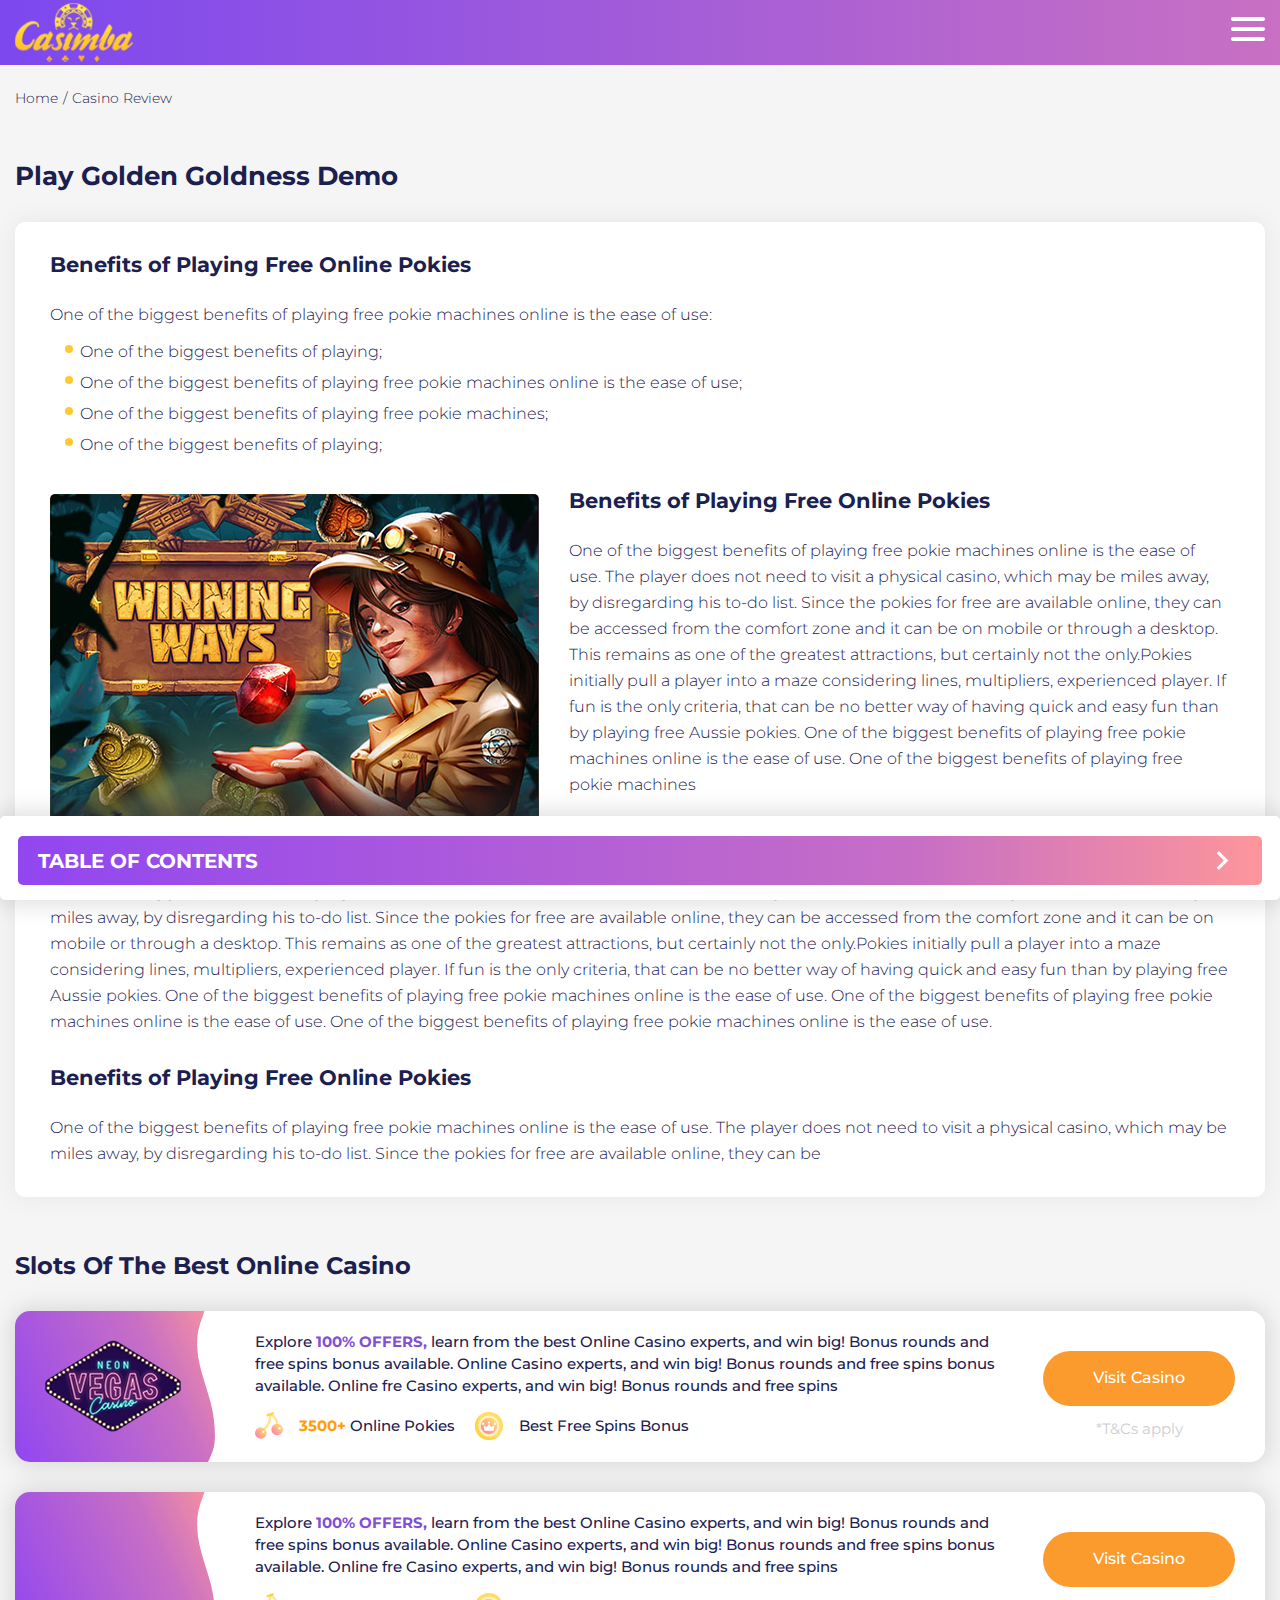
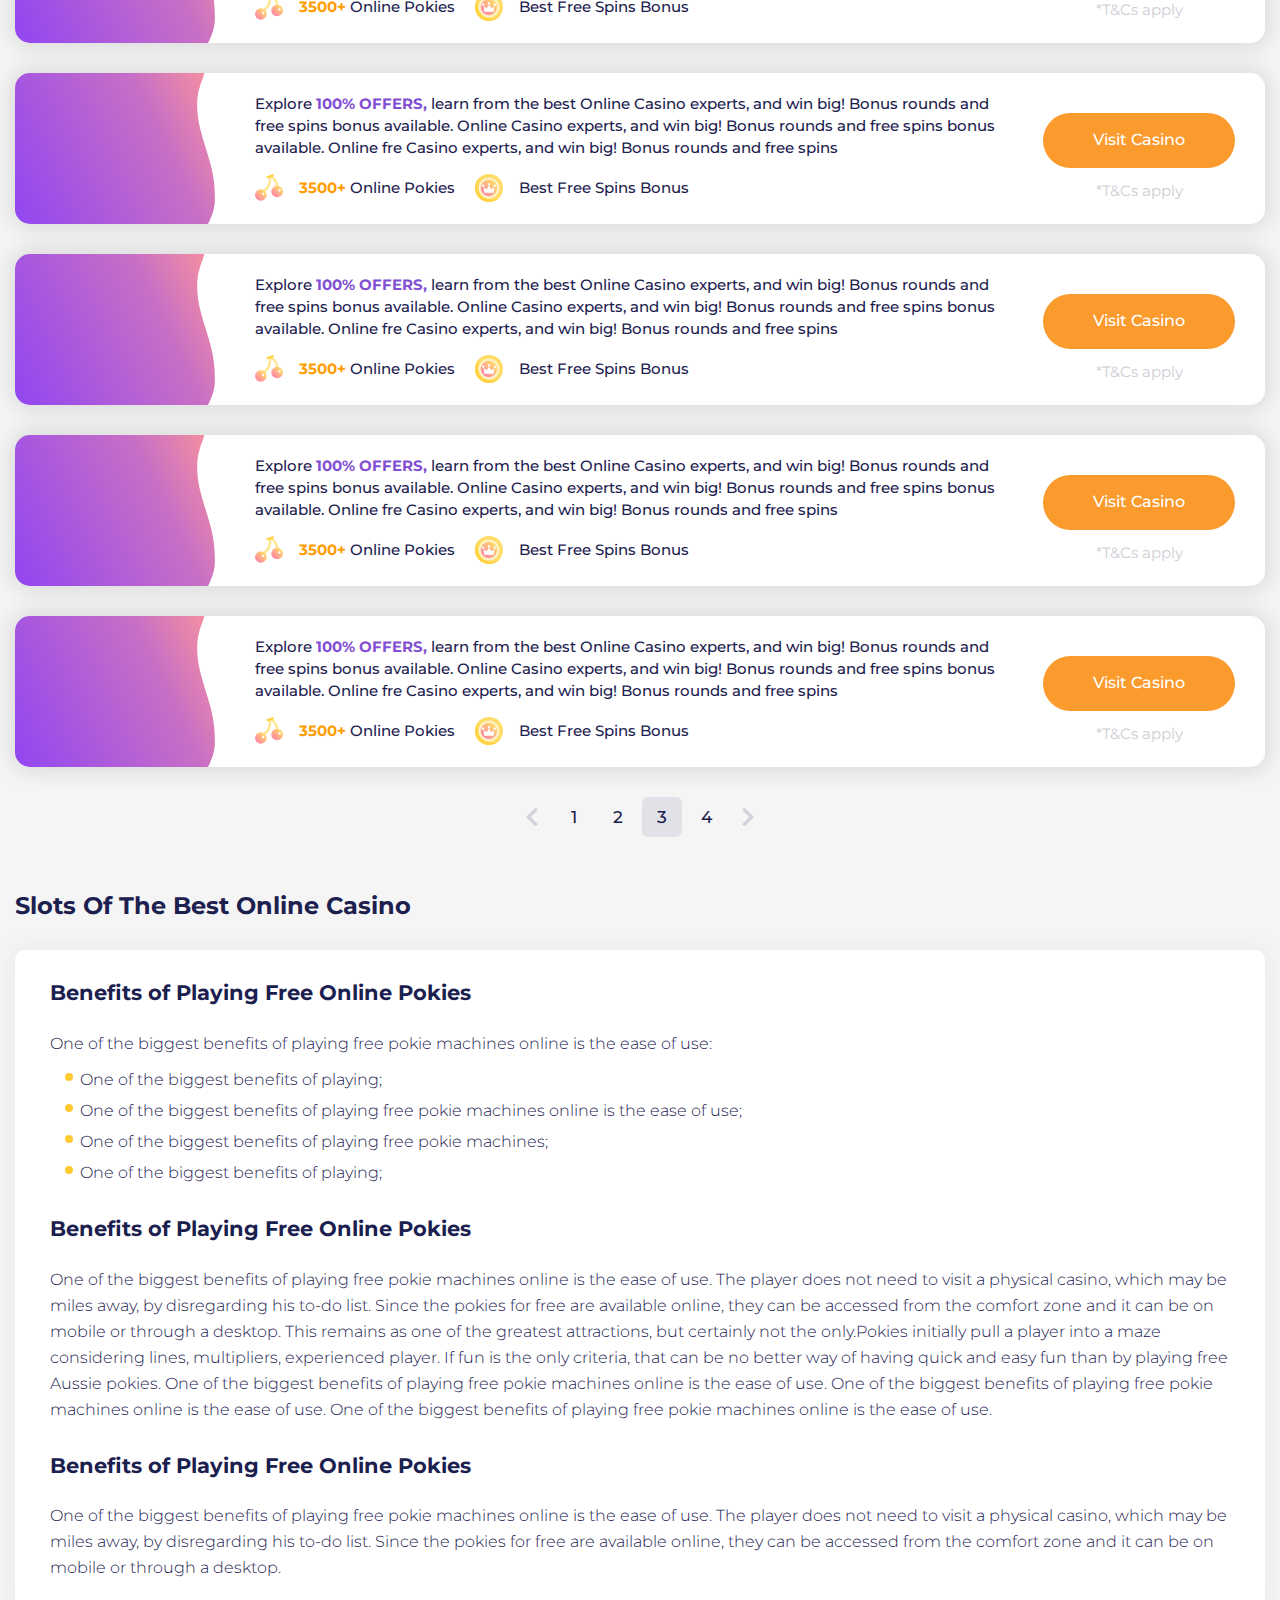
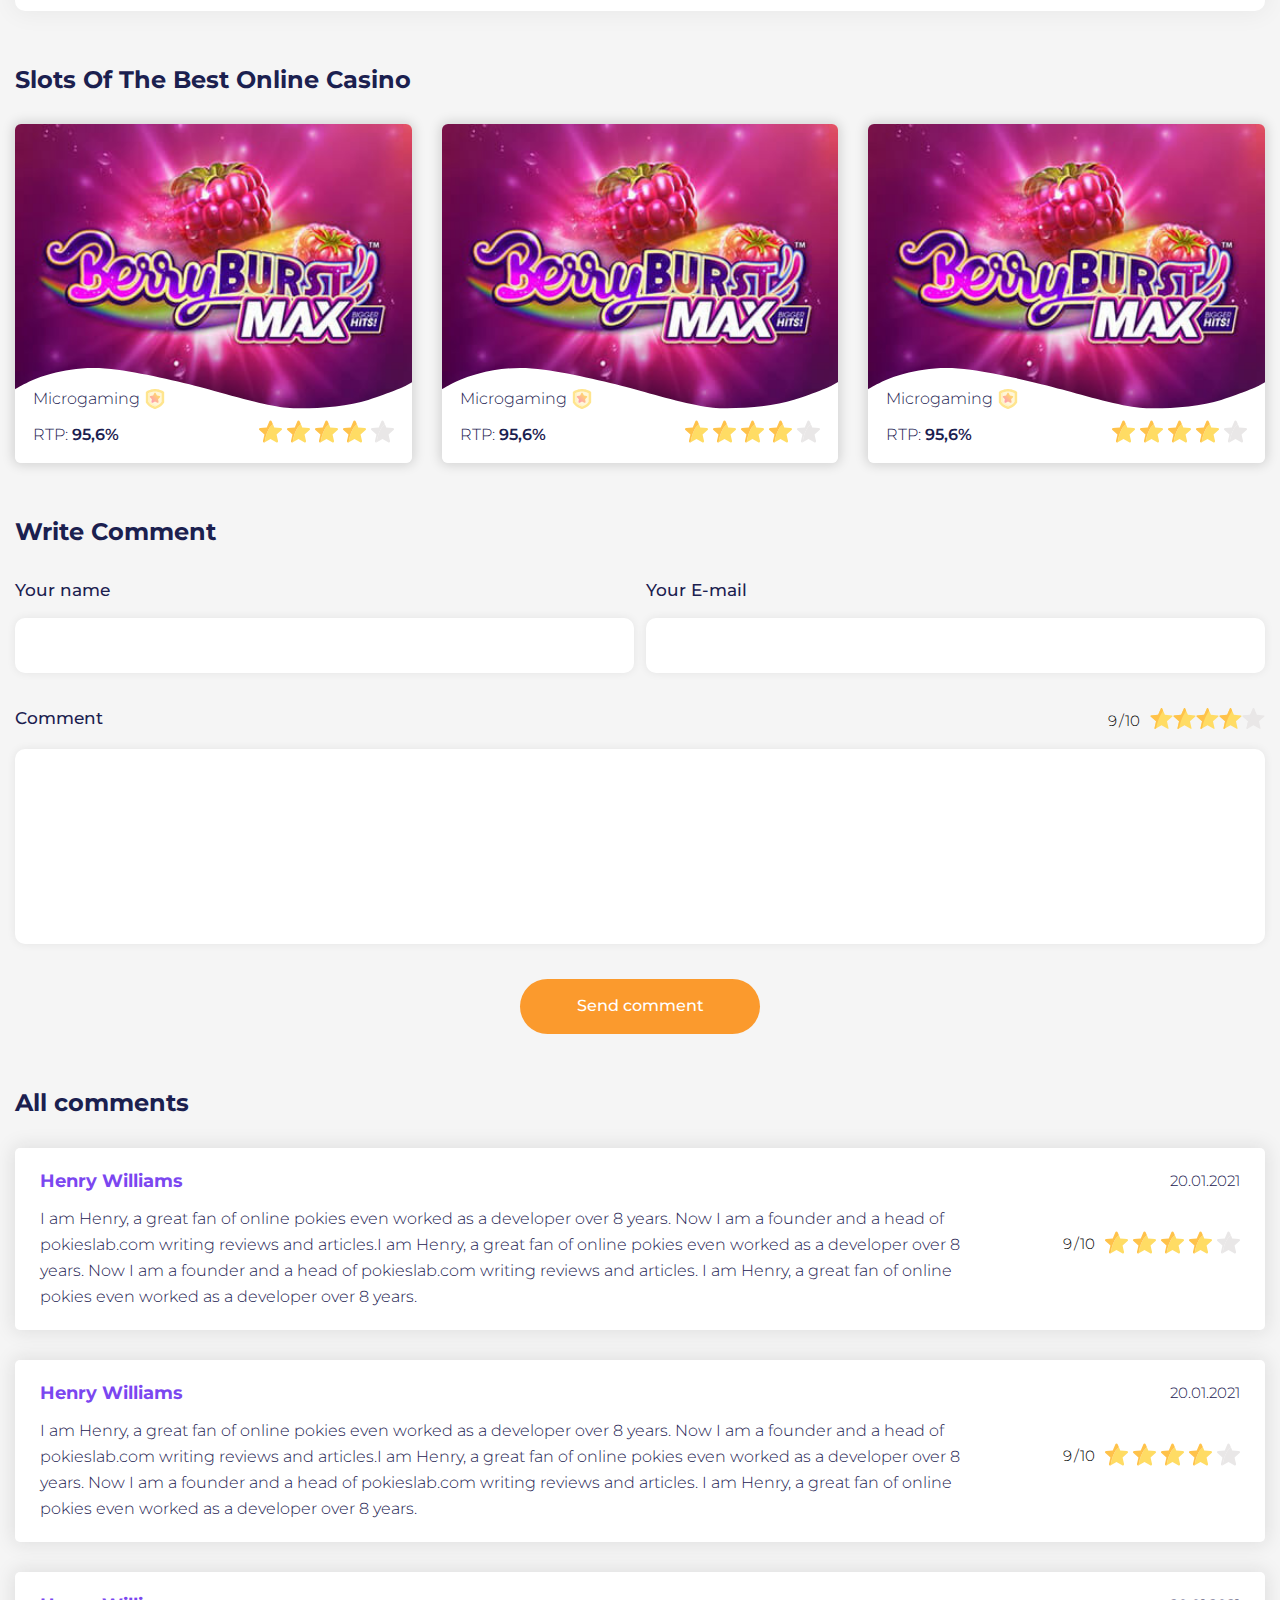
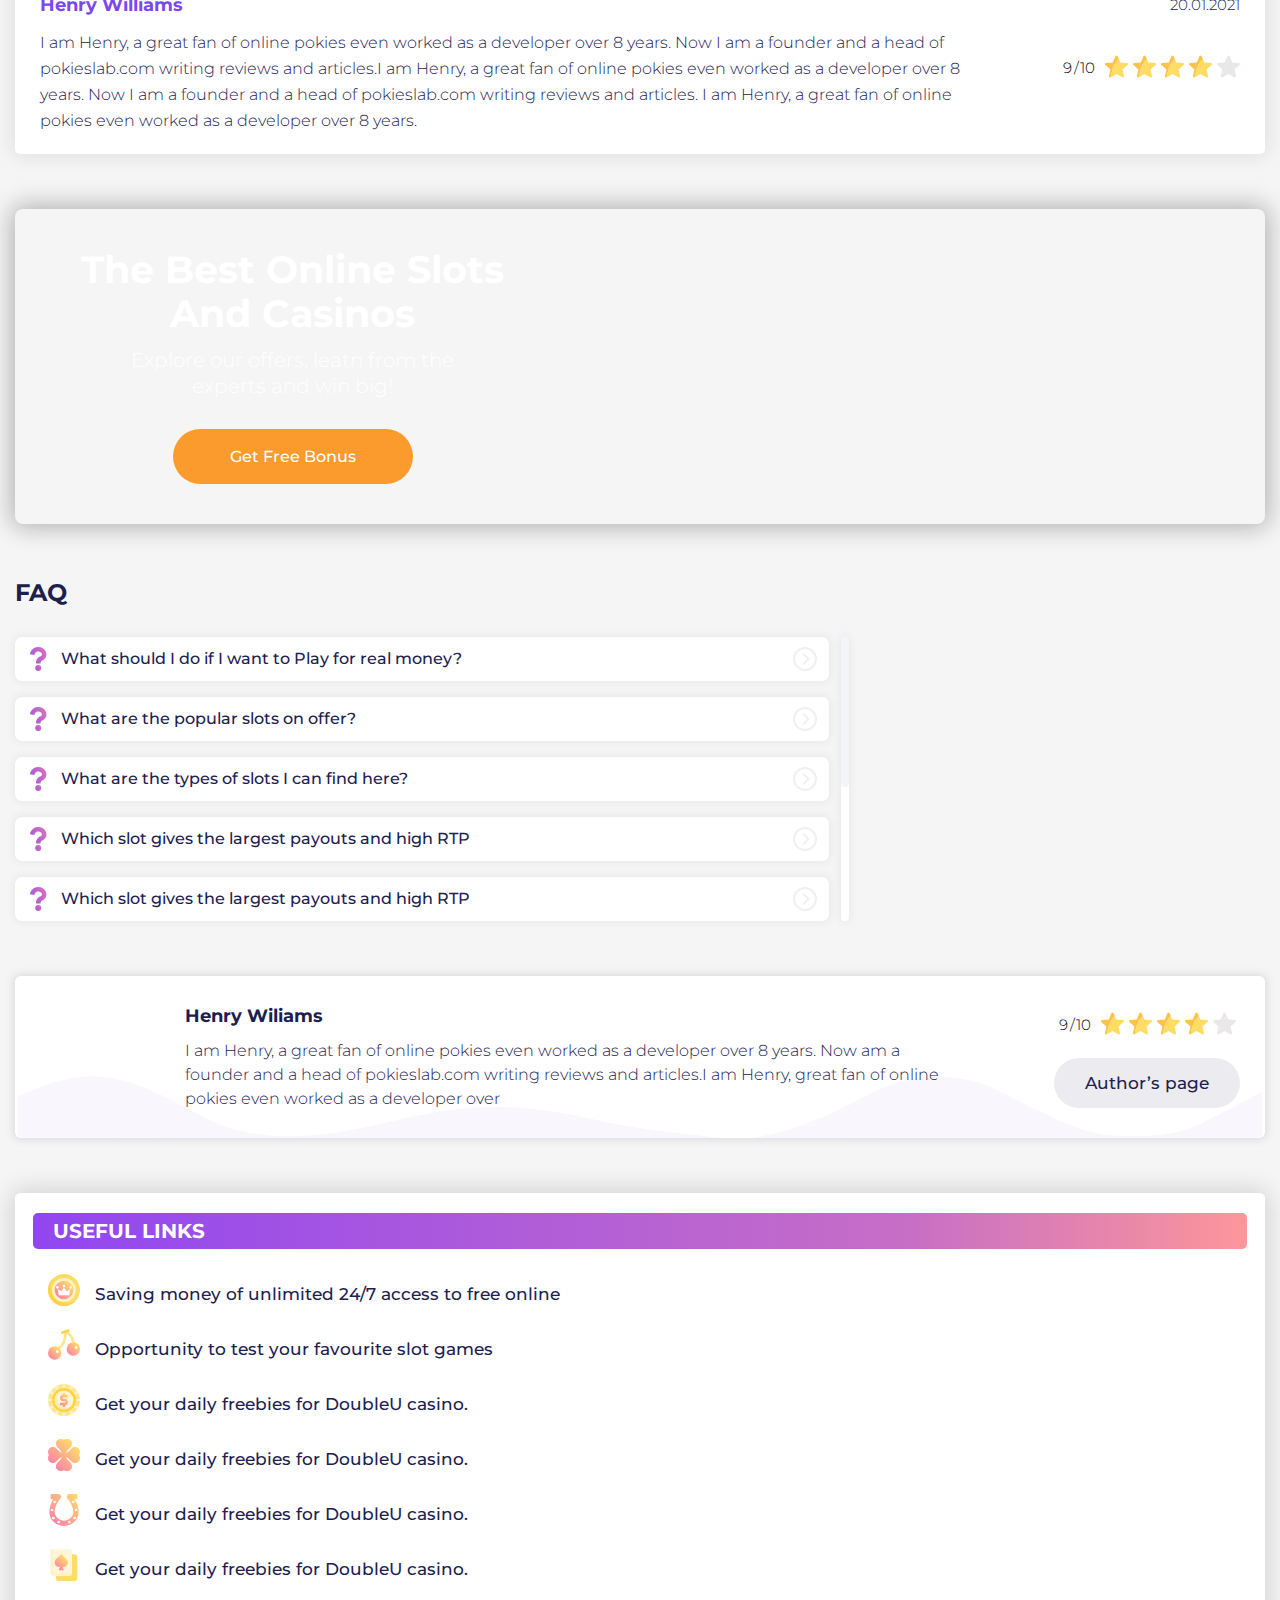
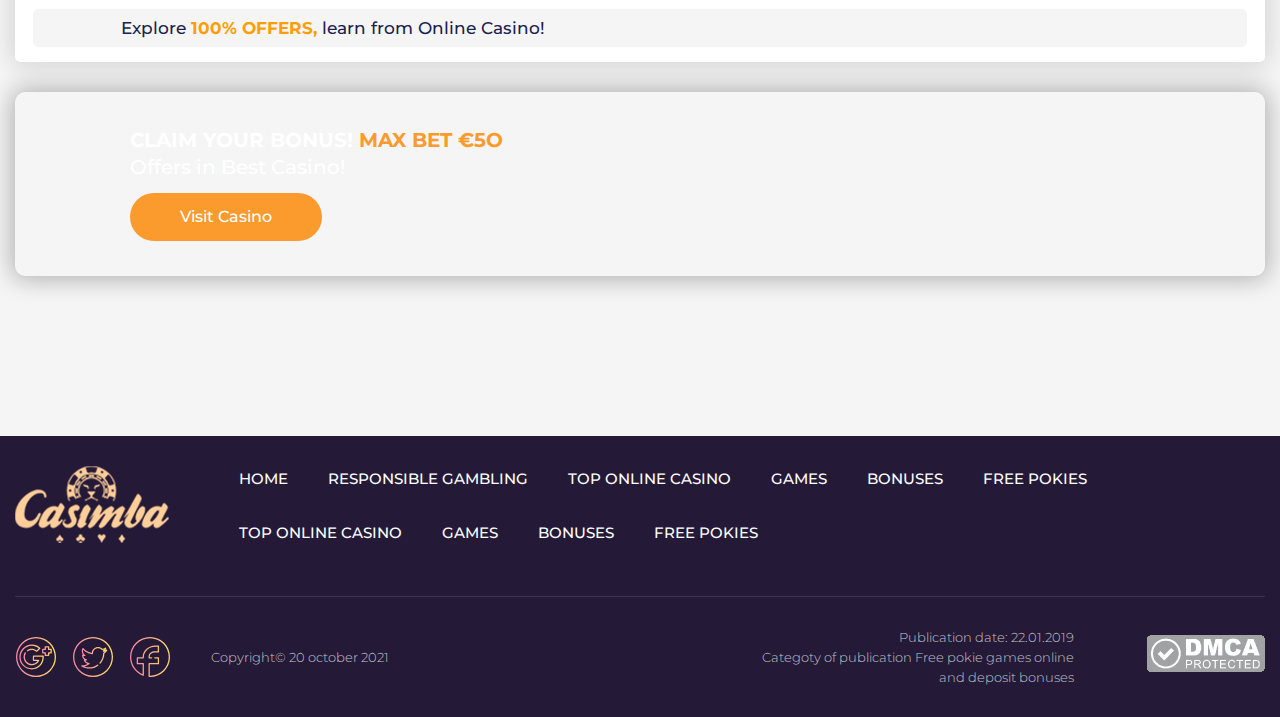
<file: landing-bonus.html>
<!DOCTYPE html>
<html class="no-js" lang="ru">
  <head>
    <meta charset="utf-8"/>
    <meta http-equiv="x-ua-compatible" content="ie=edge"/>
    <title>test_template_3</title>
    <meta content="" name="description"/>
    <meta content="" name="keywords"/>
    <meta name="viewport" content="width=device-width, initial-scale=1.0"/>
    <meta content="telephone=no" name="format-detection"/>
    <meta name="HandheldFriendly" content="true"/><link href="https://fonts.googleapis.com/css2?family=Montserrat:wght@300;400;500;600;700&display=swap" rel="stylesheet">
    <link href="static/css/main.min.css" rel="stylesheet" type="text/css">
    <link rel="icon" type="image/x-icon" href="favicon.ico"/><!--[if lt IE 9 ]><script src="static/js/html5shiv-3.7.2.min.js" type="text/javascript"></script><meta content="no" http-equiv="imagetoolbar"><![endif]-->
  </head>
  <body>
    <div class="__cl-w-outer___"><!-- skin 1 -->
      <div class="__cl-w-inner___">
        <div class="is-hide">
          <div class="js-move-from" data-id="move-title">
            <h1 class="js-animate">Play Golden Goldness Demo</h1>
          </div>
          <div class="js-move-from" data-id="move-text">
            <p></p>
          </div>
        </div><!-- ********** c-rating-S-1 ********** -->
        <div class="c-rating-S-1"><svg style="display: none"><symbol id="svg-star" xmlns="http://www.w3.org/2000/svg" viewBox="0 0 430 411"><path d="M412.075 149.187l-133.74-12.404L225.218 13.42c-3.72-8.638-15.967-8.638-19.686 0l-53.127 123.362-133.73 12.405c-9.365.868-13.15 12.516-6.084 18.723L113.5 256.556l-29.53 131.03c-2.068 9.175 7.84 16.373 15.927 11.572l115.48-68.578 115.5 68.576c8.087 4.802 17.994-2.397 15.927-11.572l-29.532-131.03 100.9-88.646c7.065-6.207 3.28-17.855-6.084-18.723z"/><path d="M244.535 58.28l-19.32-44.86c-3.72-8.638-15.967-8.638-19.686 0l-53.124 123.362-133.73 12.405c-9.365.868-13.15 12.516-6.084 18.723L113.5 256.556l-29.53 131.03c-2.068 9.175 7.84 16.373 15.927 11.572l15.37-9.127c25.2-163.12 96.04-282.862 129.28-331.75z" fill="currentColor"/></symbol></svg>
          <div class="__cl-c-rating___">
            <div class="__cl-c-rating___ __cl-c-rating--vote___" data-rating="null">
            </div>
          </div>
        </div><!-- ********** c-rating-S-1 ********** --><!-- ********** c-menu-S-1 ********** -->
        <div class="c-menu-S-1">
          <header class="__cl-c-menu___ js-header __cl-c-menu--shadow___">
            <div class="__cl-w-center___ __cl-c-menu__center___"><a class="__cl-c-menu__logo___" href="#" aria-label="Home"><img src="static/img/general/logo.png" alt=""/></a>
              <button class="menuBtn __cl-c-menu__close-btn___ not-active js-close-btn" type="button" data-toggle="modal" data-target="#modal-menu" aria-label="menu button" aria-haspopup="true" aria-controls="modal-menu"></button>
              <div class="__cl-c-menu__main___">
                <button class="menuBtn __cl-c-menu__btn___ js-menu-btn" type="button" data-toggle="modal" data-target="#modal-menu" aria-label="menu button" aria-haspopup="true" aria-controls="modal-menu"></button>
                <div class="__cl-c-menu__modal___ modal fade js-modal-main" id="modal-menu" tabindex="-1" role="dialog" aria-labelledby="menuBtn">
                  <div class="__cl-c-menu__dialog___ modal-dialog" role="navigation">
                    <ul class="__cl-c-menu__nav___">
                      <li class="__cl-c-menu__item___ is-active"><a class="__cl-c-menu__link___" href="#" aria-label="Menu link">Home</a></li>
                      <li class="__cl-c-menu__item___"><a class="__cl-c-menu__link___" href="#" aria-label="Menu link">All Games</a></li>
                      <li class="__cl-c-menu__item___"><a class="__cl-c-menu__link___ __cl-c-menu__link--drop___ js-header-drop-btn" href="#" aria-label="All bonuses">Bonuses</a>
                        <button class="__cl-c-menu__link___ __cl-c-menu__link--drop___" id="drop-menu" data-toggle="dropdown" aria-expanded="false" aria-label="All bonuses" role="menuitem" aria-haspopup="true">All bonuses</button>
                        <div class="__cl-c-menu__sub___ dropdown-menu" aria-labelledby="#drop-menu">
                          <div class="__cl-c-menu__wrap___">
                            <div class="__cl-c-menu__sub-item___"><a class="__cl-c-menu__sub-a___" href="#" aria-label="Menu dropdown link">Gambling News</a></div>
                            <div class="__cl-c-menu__sub-item___"><a class="__cl-c-menu__sub-a___" href="#" aria-label="Menu dropdown link">The Best Microgaming Slots</a></div>
                            <div class="__cl-c-menu__sub-item___"><a class="__cl-c-menu__sub-a___" href="#" aria-label="Menu dropdown link">Casino Review</a></div>
                          </div>
                        </div>
                      </li>
                      <li class="__cl-c-menu__item___"><a class="__cl-c-menu__link___" href="#" aria-label="Menu link">Authors</a></li>
                      <li class="__cl-c-menu__item___"><a class="__cl-c-menu__link___" href="#" aria-label="Menu link">News</a></li>
                      <li class="__cl-c-menu__item___"><a class="__cl-c-menu__link___" href="#" aria-label="Menu link">Game hall</a></li>
                    </ul>
                    <div class="__cl-c-menu__social-box___"><!-- ********** c-social-S-1 ********** -->
                      <div class="c-social-S-1">
                        <ul class="__cl-c-social___">
                          <li class="__cl-c-social__item___"><a class="__cl-c-social__btn___ __cl-c-social__btn--gm___" href="#" aria-label="gmail button"></a></li>
                          <li class="__cl-c-social__item___"><a class="__cl-c-social__btn___ __cl-c-social__btn--tw___" href="#" aria-label="twitter button"></a></li>
                          <li class="__cl-c-social__item___"><a class="__cl-c-social__btn___ __cl-c-social__btn--fb___" href="#" aria-label="facebook button"></a></li>
                        </ul>
                      </div><!-- ********** c-social-S-1 ********** -->
                    </div>
                    <div class="__cl-c-menu__search-box___"><!-- ********** c-search-S-1 ********** -->
                      <div class="c-search-S-1">
                        <div class="__cl-c-search___">
                          <form class="__cl-c-search__form___" action="" name="filterSearch">
                            <input class="__cl-c-search__input___" placeholder="Search" value="" type="search" aria-label="Search"/>
                            <button class="__cl-c-search__icon___" type="submit" aria-label="Filter search"></button>
                          </form>
                        </div>
                      </div><!-- ********** c-search-S-1 ********** -->
                    </div>
                  </div>
                </div>
              </div>
            </div>
          </header>
        </div><!-- ********** c-menu-S-1 ********** -->
        <div class="__cl-w-page-section___ __cl-w-page-section--breadcrumbs___">
          <div class="__cl-w-center___"><!-- ********** c-breadcrumbs-S-1 ********** -->
            <div class="c-breadcrumbs-S-1">
              <div class="__cl-c-breadcrumbs___">
                <div class="__cl-c-breadcrumbs__mob___">
                  <div class="__cl-c-breadcrumbs__li__"><a class="__cl-c-breadcrumbs__link___" href="#" aria-label="Home">Home</a></div>
                </div>
                <div class="__cl-c-breadcrumbs__tablet___">
                  <div class="__cl-c-breadcrumbs__li___"><a class="__cl-c-breadcrumbs__link___ __cl-c-breadcrumbs__link--home___" href="#" aria-label="Home">Home</a>
                  </div>
                  <div class="__cl-c-breadcrumbs__li__"><span class="__cl-c-breadcrumbs__link___ __cl-c-breadcrumbs__link--current___">Casino Review</span></div>
                </div>
              </div>
            </div><!-- ********** c-breadcrumbs-S-1 ********** -->
          </div>
        </div>
        <div class="__cl-w-page-section___">
          <div class="__cl-w-page-section__decor-box___ __cl-w-page-section__decor-box--top___"><img class="lazyload" src="static/img/general/cork.png" data-src="static/img/general/section-decor-1.png" alt=""></div>
          <div class="__cl-w-center___">
            <div class="__cl-c-columns___">
              <div class="__cl-c-columns__col___">
                <div class="__cl-c-h1___">
                  <div class="js-move-to" id="move-title"></div>
                </div>
                <div class="js-move-to" id="move-text"></div>
                <div class="__cl-c-text-box___">
                  <h2 class="__cl-c-h2___ __cl-c-h2--block___">Benefits of Playing Free Online Pokies</h2>
                  <p>One of the biggest benefits of playing free pokie machines online is the ease of use:</p>
                  <ul>
                    <li>One of the biggest benefits of playing;</li>
                    <li>One of the biggest benefits of playing free pokie machines online is the ease of use;</li>
                    <li>One of the biggest benefits of playing free pokie machines;</li>
                    <li>One of the biggest benefits of playing;</li>
                  </ul>
                  <div class="__cl-c-img-float___ __cl-c-img-float--left___"><img class="lazyload" src="static/img/general/cork.png" data-src="static/img/content/text-1.jpg" alt=""></div>
                  <h2 class="__cl-c-h2___ __cl-c-h2--block___">Benefits of Playing Free Online Pokies</h2>
                  <p>One of the biggest benefits of playing free pokie machines online is the ease of use. The player does not need to visit a physical casino, which may be miles away, by disregarding his to-do list. Since the pokies for free are available online, they can be accessed from the comfort zone and it can be on mobile or through a desktop. This remains as one of the greatest attractions, but certainly not the only.Pokies initially pull a player into a maze considering lines, multipliers, experienced player. If fun is the only criteria, that can be no better way of having quick and easy fun than by playing free Aussie pokies. One of the biggest benefits of playing free pokie machines online is the ease of use. One of the biggest benefits of playing free pokie machines</p>
                  <h2 class="__cl-c-h2___ __cl-c-h2--block___">Benefits of Playing Free Online Pokies</h2>
                  <p>One of the biggest benefits of playing free pokie machines online is the ease of use. The player does not need to visit a physical casino, which may be miles away, by disregarding his to-do list. Since the pokies for free are available online, they can be accessed from the comfort zone and it can be on mobile or through a desktop. This remains as one of the greatest attractions, but certainly not the only.Pokies initially pull a player into a maze considering lines, multipliers, experienced player. If fun is the only criteria, that can be no better way of having quick and easy fun than by playing free Aussie pokies. One of the biggest benefits of playing free pokie machines online is the ease of use. One of the biggest benefits of playing free pokie machines online is the ease of use. One of the biggest benefits of playing free pokie machines online is the ease of use.</p>
                  <h2 class="__cl-c-h2___ __cl-c-h2--block___">Benefits of Playing Free Online Pokies</h2>
                  <p>One of the biggest benefits of playing free pokie machines online is the ease of use. The player does not need to visit a physical casino, which may be miles away, by disregarding his to-do list. Since the pokies for free are available online, they can be</p>
                </div>
                <div class="__cl-w-gap___">
                  <h2 class="__cl-c-h2___">Slots Of The Best Online Casino</h2><!-- ********** c-casinos-box-S-1 ********** -->
                  <div class="c-casinos-box-S-1">
                    <div class="__cl-c-casinos-box___">
                      <div class="__cl-c-casinos-box__casino___">
                        <div class="__cl-c-casino___" tabindex="0">
                          <div class="__cl-c-casino__logo-box___"><a class="__cl-c-casino__logo___" href="#" aria-label="Game"><img class="lazyload" src="static/img/general/cork.png" data-src="static/img/general/casino-1.png" alt=""/></a></div>
                          <div class="__cl-c-casino__content-box___">
                            <div class="__cl-c-casino__col___">
                              <div class="__cl-c-casino__text___">Explore <a href="#" class="__cl-c-casino__link___" aria-label="Bonus link">100% offers,</a> learn from  the best Online Casino experts, and win big! Bonus rounds and free spins bonus available. Online Casino experts, and win big! Bonus rounds and free spins bonus available. Online fre Casino experts, and win big! Bonus rounds and free spins</div>
                              <ul class="__cl-c-casino__list___">
                                <li class="__cl-c-casino__item___">
                                  <div class="__cl-c-casino__icon___"><img src="static/img/general/sprite.svg#cherry" alt=""/></div>
                                  <div class="__cl-c-casino__property___"><span class="__cl-c-casino__property-val___">3500+</span> Online Pokies</div>
                                </li>
                                <li class="__cl-c-casino__item___">
                                  <div class="__cl-c-casino__icon___"><img src="static/img/general/sprite.svg#casino-chip" alt=""/></div>
                                  <div class="__cl-c-casino__property___">Best Free Spins Bonus</div>
                                </li>
                              </ul>
                            </div>
                            <div class="__cl-c-casino__btn-box___"><a class="__cl-c-btn___ __cl-c-btn--main___ __cl-c-casino__btn___" href="#" aria-label="Registration">Visit Casino</a><a class="__cl-c-casino__aux-link___" href="#" aria-label="T&amp;C Applies">*T&Cs apply</a></div>
                          </div>
                        </div>
                      </div>
                      <div class="__cl-c-casinos-box__casino___">
                        <div class="__cl-c-casino___" tabindex="0">
                          <div class="__cl-c-casino__logo-box___"><a class="__cl-c-casino__logo___" href="#" aria-label="Game"><img class="lazyload" src="static/img/general/cork.png" data-src="static/img/general/casino-1.png" alt=""/></a></div>
                          <div class="__cl-c-casino__content-box___">
                            <div class="__cl-c-casino__col___">
                              <div class="__cl-c-casino__text___">Explore <a href="#" class="__cl-c-casino__link___" aria-label="Bonus link">100% offers,</a> learn from  the best Online Casino experts, and win big! Bonus rounds and free spins bonus available. Online Casino experts, and win big! Bonus rounds and free spins bonus available. Online fre Casino experts, and win big! Bonus rounds and free spins</div>
                              <ul class="__cl-c-casino__list___">
                                <li class="__cl-c-casino__item___">
                                  <div class="__cl-c-casino__icon___"><img src="static/img/general/sprite.svg#cherry" alt=""/></div>
                                  <div class="__cl-c-casino__property___"><span class="__cl-c-casino__property-val___">3500+</span> Online Pokies</div>
                                </li>
                                <li class="__cl-c-casino__item___">
                                  <div class="__cl-c-casino__icon___"><img src="static/img/general/sprite.svg#casino-chip" alt=""/></div>
                                  <div class="__cl-c-casino__property___">Best Free Spins Bonus</div>
                                </li>
                              </ul>
                            </div>
                            <div class="__cl-c-casino__btn-box___"><a class="__cl-c-btn___ __cl-c-btn--main___ __cl-c-casino__btn___" href="#" aria-label="Registration">Visit Casino</a><a class="__cl-c-casino__aux-link___" href="#" aria-label="T&amp;C Applies">*T&Cs apply</a></div>
                          </div>
                        </div>
                      </div>
                      <div class="__cl-c-casinos-box__casino___">
                        <div class="__cl-c-casino___" tabindex="0">
                          <div class="__cl-c-casino__logo-box___"><a class="__cl-c-casino__logo___" href="#" aria-label="Game"><img class="lazyload" src="static/img/general/cork.png" data-src="static/img/general/casino-1.png" alt=""/></a></div>
                          <div class="__cl-c-casino__content-box___">
                            <div class="__cl-c-casino__col___">
                              <div class="__cl-c-casino__text___">Explore <a href="#" class="__cl-c-casino__link___" aria-label="Bonus link">100% offers,</a> learn from  the best Online Casino experts, and win big! Bonus rounds and free spins bonus available. Online Casino experts, and win big! Bonus rounds and free spins bonus available. Online fre Casino experts, and win big! Bonus rounds and free spins</div>
                              <ul class="__cl-c-casino__list___">
                                <li class="__cl-c-casino__item___">
                                  <div class="__cl-c-casino__icon___"><img src="static/img/general/sprite.svg#cherry" alt=""/></div>
                                  <div class="__cl-c-casino__property___"><span class="__cl-c-casino__property-val___">3500+</span> Online Pokies</div>
                                </li>
                                <li class="__cl-c-casino__item___">
                                  <div class="__cl-c-casino__icon___"><img src="static/img/general/sprite.svg#casino-chip" alt=""/></div>
                                  <div class="__cl-c-casino__property___">Best Free Spins Bonus</div>
                                </li>
                              </ul>
                            </div>
                            <div class="__cl-c-casino__btn-box___"><a class="__cl-c-btn___ __cl-c-btn--main___ __cl-c-casino__btn___" href="#" aria-label="Registration">Visit Casino</a><a class="__cl-c-casino__aux-link___" href="#" aria-label="T&amp;C Applies">*T&Cs apply</a></div>
                          </div>
                        </div>
                      </div>
                      <div class="__cl-c-casinos-box__casino___">
                        <div class="__cl-c-casino___" tabindex="0">
                          <div class="__cl-c-casino__logo-box___"><a class="__cl-c-casino__logo___" href="#" aria-label="Game"><img class="lazyload" src="static/img/general/cork.png" data-src="static/img/general/casino-1.png" alt=""/></a></div>
                          <div class="__cl-c-casino__content-box___">
                            <div class="__cl-c-casino__col___">
                              <div class="__cl-c-casino__text___">Explore <a href="#" class="__cl-c-casino__link___" aria-label="Bonus link">100% offers,</a> learn from  the best Online Casino experts, and win big! Bonus rounds and free spins bonus available. Online Casino experts, and win big! Bonus rounds and free spins bonus available. Online fre Casino experts, and win big! Bonus rounds and free spins</div>
                              <ul class="__cl-c-casino__list___">
                                <li class="__cl-c-casino__item___">
                                  <div class="__cl-c-casino__icon___"><img src="static/img/general/sprite.svg#cherry" alt=""/></div>
                                  <div class="__cl-c-casino__property___"><span class="__cl-c-casino__property-val___">3500+</span> Online Pokies</div>
                                </li>
                                <li class="__cl-c-casino__item___">
                                  <div class="__cl-c-casino__icon___"><img src="static/img/general/sprite.svg#casino-chip" alt=""/></div>
                                  <div class="__cl-c-casino__property___">Best Free Spins Bonus</div>
                                </li>
                              </ul>
                            </div>
                            <div class="__cl-c-casino__btn-box___"><a class="__cl-c-btn___ __cl-c-btn--main___ __cl-c-casino__btn___" href="#" aria-label="Registration">Visit Casino</a><a class="__cl-c-casino__aux-link___" href="#" aria-label="T&amp;C Applies">*T&Cs apply</a></div>
                          </div>
                        </div>
                      </div>
                      <div class="__cl-c-casinos-box__casino___">
                        <div class="__cl-c-casino___" tabindex="0">
                          <div class="__cl-c-casino__logo-box___"><a class="__cl-c-casino__logo___" href="#" aria-label="Game"><img class="lazyload" src="static/img/general/cork.png" data-src="static/img/general/casino-1.png" alt=""/></a></div>
                          <div class="__cl-c-casino__content-box___">
                            <div class="__cl-c-casino__col___">
                              <div class="__cl-c-casino__text___">Explore <a href="#" class="__cl-c-casino__link___" aria-label="Bonus link">100% offers,</a> learn from  the best Online Casino experts, and win big! Bonus rounds and free spins bonus available. Online Casino experts, and win big! Bonus rounds and free spins bonus available. Online fre Casino experts, and win big! Bonus rounds and free spins</div>
                              <ul class="__cl-c-casino__list___">
                                <li class="__cl-c-casino__item___">
                                  <div class="__cl-c-casino__icon___"><img src="static/img/general/sprite.svg#cherry" alt=""/></div>
                                  <div class="__cl-c-casino__property___"><span class="__cl-c-casino__property-val___">3500+</span> Online Pokies</div>
                                </li>
                                <li class="__cl-c-casino__item___">
                                  <div class="__cl-c-casino__icon___"><img src="static/img/general/sprite.svg#casino-chip" alt=""/></div>
                                  <div class="__cl-c-casino__property___">Best Free Spins Bonus</div>
                                </li>
                              </ul>
                            </div>
                            <div class="__cl-c-casino__btn-box___"><a class="__cl-c-btn___ __cl-c-btn--main___ __cl-c-casino__btn___" href="#" aria-label="Registration">Visit Casino</a><a class="__cl-c-casino__aux-link___" href="#" aria-label="T&amp;C Applies">*T&Cs apply</a></div>
                          </div>
                        </div>
                      </div>
                      <div class="__cl-c-casinos-box__casino___">
                        <div class="__cl-c-casino___" tabindex="0">
                          <div class="__cl-c-casino__logo-box___"><a class="__cl-c-casino__logo___" href="#" aria-label="Game"><img class="lazyload" src="static/img/general/cork.png" data-src="static/img/general/casino-1.png" alt=""/></a></div>
                          <div class="__cl-c-casino__content-box___">
                            <div class="__cl-c-casino__col___">
                              <div class="__cl-c-casino__text___">Explore <a href="#" class="__cl-c-casino__link___" aria-label="Bonus link">100% offers,</a> learn from  the best Online Casino experts, and win big! Bonus rounds and free spins bonus available. Online Casino experts, and win big! Bonus rounds and free spins bonus available. Online fre Casino experts, and win big! Bonus rounds and free spins</div>
                              <ul class="__cl-c-casino__list___">
                                <li class="__cl-c-casino__item___">
                                  <div class="__cl-c-casino__icon___"><img src="static/img/general/sprite.svg#cherry" alt=""/></div>
                                  <div class="__cl-c-casino__property___"><span class="__cl-c-casino__property-val___">3500+</span> Online Pokies</div>
                                </li>
                                <li class="__cl-c-casino__item___">
                                  <div class="__cl-c-casino__icon___"><img src="static/img/general/sprite.svg#casino-chip" alt=""/></div>
                                  <div class="__cl-c-casino__property___">Best Free Spins Bonus</div>
                                </li>
                              </ul>
                            </div>
                            <div class="__cl-c-casino__btn-box___"><a class="__cl-c-btn___ __cl-c-btn--main___ __cl-c-casino__btn___" href="#" aria-label="Registration">Visit Casino</a><a class="__cl-c-casino__aux-link___" href="#" aria-label="T&amp;C Applies">*T&Cs apply</a></div>
                          </div>
                        </div>
                      </div>
                      <div class="__cl-c-casinos-box__decor-box___"><img class="lazyload" src="static/img/general/cork.png" data-src="static/img/general/section-decor-2.png" alt=""/></div>
                    </div>
                  </div><!-- ********** c-casinos-box-S-1 ********** -->
                </div>
                <div class="__cl-w-gap-md___"><!-- ********** c-pagination-S-1 ********** -->
                  <div class="c-pagination-S-1">
                    <div class="__cl-c-pagination___">
                      <div class="__cl-c-pagination__item___"><a class="__cl-c-pagination__arrow___ __cl-c-pagination__arrow--prev___" href="#" aria-label="Pagination arrow"></a></div>
                      <div class="__cl-c-pagination__content___">
                        <div class="__cl-c-pagination__item___"><a class="__cl-c-pagination__link___" href="#" aria-label="Pagination link">1</a></div>
                        <div class="__cl-c-pagination__item___"><a class="__cl-c-pagination__link___" href="#" aria-label="Pagination link">2</a></div>
                        <div class="__cl-c-pagination__item___"><a class="__cl-c-pagination__link___ is-active" href="#" aria-label="Pagination link">3</a></div>
                        <div class="__cl-c-pagination__item___"><a class="__cl-c-pagination__link___" href="#" aria-label="Pagination link">4</a></div>
                      </div>
                      <div class="__cl-c-pagination__item___"><a class="__cl-c-pagination__arrow___ __cl-c-pagination__arrow--next___" href="#" aria-label="Pagination arrow"></a></div>
                    </div>
                  </div><!-- ********** c-pagination-S-1 ********** -->
                </div>
                <div class="__cl-w-gap___">
                  <h2 class="__cl-c-h2___">Slots Of The Best Online Casino</h2>
                  <div class="__cl-c-text-box___">
                    <h2 class="__cl-c-h2___ __cl-c-h2--block___">Benefits of Playing Free Online Pokies</h2>
                    <p>One of the biggest benefits of playing free pokie machines online is the ease of use:</p>
                    <ul>
                      <li>One of the biggest benefits of playing;</li>
                      <li>One of the biggest benefits of playing free pokie machines online is the ease of use;</li>
                      <li>One of the biggest benefits of playing free pokie machines;</li>
                      <li>One of the biggest benefits of playing;</li>
                    </ul>
                    <h2 class="__cl-c-h2___ __cl-c-h2--block___">Benefits of Playing Free Online Pokies</h2>
                    <p>One of the biggest benefits of playing free pokie machines online is the ease of use. The player does not need to visit a physical casino, which may be miles away, by disregarding his to-do list. Since the pokies for free are available online, they can be accessed from the comfort zone and it can be on mobile or through a desktop. This remains as one of the greatest attractions, but certainly not the only.Pokies initially pull a player into a maze considering lines, multipliers, experienced player. If fun is the only criteria, that can be no better way of having quick and easy fun than by playing free Aussie pokies. One of the biggest benefits of playing free pokie machines online is the ease of use. One of the biggest benefits of playing free pokie machines online is the ease of use. One of the biggest benefits of playing free pokie machines online is the ease of use.</p>
                    <h2 class="__cl-c-h2___ __cl-c-h2--block___">Benefits of Playing Free Online Pokies</h2>
                    <p>One of the biggest benefits of playing free pokie machines online is the ease of use. The player does not need to visit a physical casino, which may be miles away, by disregarding his to-do list. Since the pokies for free are available online, they can be accessed from the comfort zone and it can be on mobile or through a desktop.</p>
                  </div>
                </div>
                <div class="__cl-w-gap___">
                  <h2 class="__cl-c-h2___">Slots Of The Best Online Casino</h2><!-- ********** c-slots-box-S-1 ********** -->
                  <div class="c-slots-box-S-1">
                    <div class="__cl-c-slots-box___">
                      <div class="__cl-c-slick-slider___">
                        <div class="__cl-c-slots-box__slider___ u-fix-display js-slots-slider">
                          <div class="__cl-c-slots-box__slide___">
                            <div class="__cl-c-slot___" tabindex="0">
                              <div class="__cl-c-slot__wrapper___"><a class="__cl-c-slot__img-box___" href="#" aria-label="Game"><img src="static/img/content/slot-1.jpg" alt=""/></a>
                                <div class="__cl-c-slot__hov-box___">
                                  <div class="__cl-c-slot__name___">Dolphin Treasure Deluxe</div><a class="__cl-c-slot__btn-play___" href="#" aria-label="Play game"></a><a class="__cl-c-slot__demo___" href="#" aria-label="Demo" data-replace="Demo">IGROSOFR!</a>
                                </div>
                              </div>
                              <div class="__cl-c-slot__row___">
                                <div class="__cl-c-slot__category___">
                                  <div class="__cl-c-slot__category-name___">Microgaming</div>
                                  <div class="__cl-c-slot__category-icon___"><img src="static/img/general/sprite.svg#star" alt=""/></div>
                                </div>
                                <div class="__cl-c-slot__rating-box___">
                                  <div class="__cl-c-slot__rtp___">RTP: <span>95,6%</span></div>
                                  <div class="__cl-c-slot__rating___"><!-- ********** c-rating-S-1 ********** -->
                                    <div class="c-rating-S-1">
                                      <div class="__cl-c-rating___">
                                        <div class="__cl-c-rating___ __cl-c-rating--vote___" data-rating="4.5">
                                          <div class="__cl-c-rating__box___">
                                            <div class="__cl-c-rating__elem___"></div>
                                            <div class="__cl-c-rating__elem___"></div>
                                            <div class="__cl-c-rating__elem___"></div>
                                            <div class="__cl-c-rating__elem___"></div>
                                            <div class="__cl-c-rating__elem___"></div>
                                          </div>
                                        </div>
                                      </div>
                                    </div><!-- ********** c-rating-S-1 ********** -->
                                  </div>
                                </div>
                              </div>
                            </div>
                          </div>
                          <div class="__cl-c-slots-box__slide___">
                            <div class="__cl-c-slot___" tabindex="0">
                              <div class="__cl-c-slot__wrapper___"><a class="__cl-c-slot__img-box___" href="#" aria-label="Game"><img src="static/img/content/slot-1.jpg" alt=""/></a>
                                <div class="__cl-c-slot__hov-box___">
                                  <div class="__cl-c-slot__name___">Dolphin Treasure Deluxe</div><a class="__cl-c-slot__btn-play___" href="#" aria-label="Play game"></a><a class="__cl-c-slot__demo___" href="#" aria-label="Demo" data-replace="Demo">IGROSOFR!</a>
                                </div>
                              </div>
                              <div class="__cl-c-slot__row___">
                                <div class="__cl-c-slot__category___">
                                  <div class="__cl-c-slot__category-name___">Microgaming</div>
                                  <div class="__cl-c-slot__category-icon___"><img src="static/img/general/sprite.svg#star" alt=""/></div>
                                </div>
                                <div class="__cl-c-slot__rating-box___">
                                  <div class="__cl-c-slot__rtp___">RTP: <span>95,6%</span></div>
                                  <div class="__cl-c-slot__rating___"><!-- ********** c-rating-S-1 ********** -->
                                    <div class="c-rating-S-1">
                                      <div class="__cl-c-rating___">
                                        <div class="__cl-c-rating___ __cl-c-rating--vote___" data-rating="4.5">
                                          <div class="__cl-c-rating__box___">
                                            <div class="__cl-c-rating__elem___"></div>
                                            <div class="__cl-c-rating__elem___"></div>
                                            <div class="__cl-c-rating__elem___"></div>
                                            <div class="__cl-c-rating__elem___"></div>
                                            <div class="__cl-c-rating__elem___"></div>
                                          </div>
                                        </div>
                                      </div>
                                    </div><!-- ********** c-rating-S-1 ********** -->
                                  </div>
                                </div>
                              </div>
                            </div>
                          </div>
                          <div class="__cl-c-slots-box__slide___">
                            <div class="__cl-c-slot___" tabindex="0">
                              <div class="__cl-c-slot__wrapper___"><a class="__cl-c-slot__img-box___" href="#" aria-label="Game"><img src="static/img/content/slot-1.jpg" alt=""/></a>
                                <div class="__cl-c-slot__hov-box___">
                                  <div class="__cl-c-slot__name___">Dolphin Treasure Deluxe</div><a class="__cl-c-slot__btn-play___" href="#" aria-label="Play game"></a><a class="__cl-c-slot__demo___" href="#" aria-label="Demo" data-replace="Demo">IGROSOFR!</a>
                                </div>
                              </div>
                              <div class="__cl-c-slot__row___">
                                <div class="__cl-c-slot__category___">
                                  <div class="__cl-c-slot__category-name___">Microgaming</div>
                                  <div class="__cl-c-slot__category-icon___"><img src="static/img/general/sprite.svg#star" alt=""/></div>
                                </div>
                                <div class="__cl-c-slot__rating-box___">
                                  <div class="__cl-c-slot__rtp___">RTP: <span>95,6%</span></div>
                                  <div class="__cl-c-slot__rating___"><!-- ********** c-rating-S-1 ********** -->
                                    <div class="c-rating-S-1">
                                      <div class="__cl-c-rating___">
                                        <div class="__cl-c-rating___ __cl-c-rating--vote___" data-rating="4.5">
                                          <div class="__cl-c-rating__box___">
                                            <div class="__cl-c-rating__elem___"></div>
                                            <div class="__cl-c-rating__elem___"></div>
                                            <div class="__cl-c-rating__elem___"></div>
                                            <div class="__cl-c-rating__elem___"></div>
                                            <div class="__cl-c-rating__elem___"></div>
                                          </div>
                                        </div>
                                      </div>
                                    </div><!-- ********** c-rating-S-1 ********** -->
                                  </div>
                                </div>
                              </div>
                            </div>
                          </div>
                          <div class="__cl-c-slots-box__slide___">
                            <div class="__cl-c-slot___" tabindex="0">
                              <div class="__cl-c-slot__wrapper___"><a class="__cl-c-slot__img-box___" href="#" aria-label="Game"><img src="static/img/content/slot-1.jpg" alt=""/></a>
                                <div class="__cl-c-slot__hov-box___">
                                  <div class="__cl-c-slot__name___">Dolphin Treasure Deluxe</div><a class="__cl-c-slot__btn-play___" href="#" aria-label="Play game"></a><a class="__cl-c-slot__demo___" href="#" aria-label="Demo" data-replace="Demo">IGROSOFR!</a>
                                </div>
                              </div>
                              <div class="__cl-c-slot__row___">
                                <div class="__cl-c-slot__category___">
                                  <div class="__cl-c-slot__category-name___">Microgaming</div>
                                  <div class="__cl-c-slot__category-icon___"><img src="static/img/general/sprite.svg#star" alt=""/></div>
                                </div>
                                <div class="__cl-c-slot__rating-box___">
                                  <div class="__cl-c-slot__rtp___">RTP: <span>95,6%</span></div>
                                  <div class="__cl-c-slot__rating___"><!-- ********** c-rating-S-1 ********** -->
                                    <div class="c-rating-S-1">
                                      <div class="__cl-c-rating___">
                                        <div class="__cl-c-rating___ __cl-c-rating--vote___" data-rating="4.5">
                                          <div class="__cl-c-rating__box___">
                                            <div class="__cl-c-rating__elem___"></div>
                                            <div class="__cl-c-rating__elem___"></div>
                                            <div class="__cl-c-rating__elem___"></div>
                                            <div class="__cl-c-rating__elem___"></div>
                                            <div class="__cl-c-rating__elem___"></div>
                                          </div>
                                        </div>
                                      </div>
                                    </div><!-- ********** c-rating-S-1 ********** -->
                                  </div>
                                </div>
                              </div>
                            </div>
                          </div>
                        </div>
                        <div class="__cl-c-slots-box__arrows___ js-slots-box-arrows"></div>
                      </div>
                    </div>
                  </div><!-- ********** c-slots-box-S-1 ********** -->
                </div>
                <div class="__cl-w-gap___">
                  <h2 class="__cl-c-h2___">Write Comment</h2><!-- ********** c-form-S-1 ********** -->
                  <div class="c-form-S-1">
                    <div class="__cl-c-form___">
                      <form class="__cl-c-form__form___" action="" id="commentform">
                        <div class="__cl-grid___ __cl-c-form__grid___">
                          <div class="__cl-c-form__grid-item___ __cl-grid__c-12___ __cl-grid__c-sm-6___">
                            <div class="__cl-c-field-box___">
                              <label for="author" data-error="*Введите ваше имя"></label>
                              <label for="author">Your name</label>
                              <input class="__cl-c-field___" name="author" id="author" type="text" placeholder="" aria-label="author"/>
                            </div>
                          </div>
                          <div class="__cl-c-form__grid-item___ __cl-grid__c-12___ __cl-grid__c-sm-6___">
                            <div class="__cl-c-field-box___">
                              <label for="email" data-error="*Введите ваш email"></label>
                              <label for="email">Your E-mail</label>
                              <input class="__cl-c-field___" name="email" id="email" type="text" placeholder="" aria-label="email"/>
                            </div>
                          </div>
                          <div class="__cl-c-form__grid-item___ __cl-grid__c-12___">
                            <div class="__cl-c-field-box___">
                              <label for="comment" data-error="*Введите текст сообщения"></label>
                              <div class="__cl-c-form__row___">
                                <label for="comment">Comment</label><!-- ********** c-rating-S-1 ********** -->
                                <div class="c-rating-S-1">
                                  <div class="__cl-c-rating___">
                                    <div class="__cl-c-rating___ __cl-c-rating--vote___" data-rating="4.5">
                                      <div class="__cl-c-rating__rate___"><span class="__cl-c-rating__rate-marked___">9</span><span class="__cl-c-rating__sep___">/</span>10</div>
                                      <div class="__cl-c-rating__vote-box___">
                                        <input type="radio" name="ratStarComment" id="comment-star-5"/>
                                        <label title="5" for="comment-star-5" data-value="5">
                                          <svg role="img" aria-label="rating">
                                            <use xlink:href="#svg-star"></use>
                                          </svg>
                                        </label>
                                        <input type="radio" checked="checked" name="ratStarComment" id="comment-star-4"/>
                                        <label title="4" for="comment-star-4" data-value="4">
                                          <svg role="img" aria-label="rating">
                                            <use xlink:href="#svg-star"></use>
                                          </svg>
                                        </label>
                                        <input type="radio" name="ratStarComment" id="comment-star-3"/>
                                        <label title="3" for="comment-star-3" data-value="3">
                                          <svg role="img" aria-label="rating">
                                            <use xlink:href="#svg-star"></use>
                                          </svg>
                                        </label>
                                        <input type="radio" name="ratStarComment" id="comment-star-2"/>
                                        <label title="2" for="comment-star-2" data-value="2">
                                          <svg role="img" aria-label="rating">
                                            <use xlink:href="#svg-star"></use>
                                          </svg>
                                        </label>
                                        <input type="radio" name="ratStarComment" id="comment-star-1"/>
                                        <label title="1" for="comment-star-1" data-value="1">
                                          <svg role="img" aria-label="rating">
                                            <use xlink:href="#svg-star"></use>
                                          </svg>
                                        </label>
                                      </div>
                                    </div>
                                  </div>
                                </div><!-- ********** c-rating-S-1 ********** -->
                              </div>
                              <textarea class="__cl-c-field___" name="comment" id="comment" placeholder="" aria-label="comment"></textarea>
                            </div>
                          </div>
                        </div>
                        <div class="__cl-c-form__btn-box___">
                          <button class="__cl-c-btn___ __cl-c-btn--main___ __cl-c-form__btn___" id="submit_button" type="submit" data-send="Message sent">Send comment
                          </button>
                        </div>
                      </form>
                    </div>
                  </div><!-- ********** c-form-S-1 ********** -->
                </div>
                <div class="__cl-w-gap___">
                  <h2 class="__cl-c-h2___">All comments</h2><!-- ********** c-comments-S-1 ********** -->
                  <div class="c-comments-S-1">
                    <div class="__cl-c-comments___">
                      <div class="__cl-c-comments__comment___">
                        <div class="__cl-c-comments__bg___ __cl-c-comments__bg--top___"><img class="lazyload" src="static/img/general/cork.png" data-src="static/img/general/comment-decor-1.png" alt=""/></div>
                        <div class="__cl-c-comments__row___">
                          <div class="__cl-c-comments__author-name___">Henry Williams</div>
                          <div class="__cl-c-comments__date___">20.01.2021</div>
                        </div>
                        <div class="__cl-c-comments__row___">
                          <div class="__cl-c-comments__text___">I am Henry, a great fan of online pokies even worked as a developer over 8 years. Now I am a founder and a head of pokieslab.com writing reviews and articles.I am Henry, a great fan of online pokies even worked as a developer over 8 years. Now I am a founder and a head of pokieslab.com writing reviews and articles. I am Henry, a great fan of online pokies even worked as a developer over 8 years.</div>
                          <div class="__cl-c-comments__rating___"><!-- ********** c-rating-S-1 ********** -->
                            <div class="c-rating-S-1">
                              <div class="__cl-c-rating___">
                                <div class="__cl-c-rating___ __cl-c-rating--vote___" data-rating="4.5">
                                  <div class="__cl-c-rating__rate___"><span class="__cl-c-rating__rate-marked___">9</span><span class="__cl-c-rating__sep___">/</span>10</div>
                                  <div class="__cl-c-rating__box___">
                                    <div class="__cl-c-rating__elem___"></div>
                                    <div class="__cl-c-rating__elem___"></div>
                                    <div class="__cl-c-rating__elem___"></div>
                                    <div class="__cl-c-rating__elem___"></div>
                                    <div class="__cl-c-rating__elem___"></div>
                                  </div>
                                </div>
                              </div>
                            </div><!-- ********** c-rating-S-1 ********** -->
                          </div>
                        </div>
                        <div class="__cl-c-comments__bg___ __cl-c-comments__bg--bottom___"><img class="lazyload" src="static/img/general/cork.png" data-src="static/img/general/comment-decor-2.png" alt=""/></div>
                      </div>
                      <div class="__cl-c-comments__comment___">
                        <div class="__cl-c-comments__bg___ __cl-c-comments__bg--top___"><img class="lazyload" src="static/img/general/cork.png" data-src="static/img/general/comment-decor-1.png" alt=""/></div>
                        <div class="__cl-c-comments__row___">
                          <div class="__cl-c-comments__author-name___">Henry Williams</div>
                          <div class="__cl-c-comments__date___">20.01.2021</div>
                        </div>
                        <div class="__cl-c-comments__row___">
                          <div class="__cl-c-comments__text___">I am Henry, a great fan of online pokies even worked as a developer over 8 years. Now I am a founder and a head of pokieslab.com writing reviews and articles.I am Henry, a great fan of online pokies even worked as a developer over 8 years. Now I am a founder and a head of pokieslab.com writing reviews and articles. I am Henry, a great fan of online pokies even worked as a developer over 8 years.</div>
                          <div class="__cl-c-comments__rating___"><!-- ********** c-rating-S-1 ********** -->
                            <div class="c-rating-S-1">
                              <div class="__cl-c-rating___">
                                <div class="__cl-c-rating___ __cl-c-rating--vote___" data-rating="4.5">
                                  <div class="__cl-c-rating__rate___"><span class="__cl-c-rating__rate-marked___">9</span><span class="__cl-c-rating__sep___">/</span>10</div>
                                  <div class="__cl-c-rating__box___">
                                    <div class="__cl-c-rating__elem___"></div>
                                    <div class="__cl-c-rating__elem___"></div>
                                    <div class="__cl-c-rating__elem___"></div>
                                    <div class="__cl-c-rating__elem___"></div>
                                    <div class="__cl-c-rating__elem___"></div>
                                  </div>
                                </div>
                              </div>
                            </div><!-- ********** c-rating-S-1 ********** -->
                          </div>
                        </div>
                        <div class="__cl-c-comments__bg___ __cl-c-comments__bg--bottom___"><img class="lazyload" src="static/img/general/cork.png" data-src="static/img/general/comment-decor-2.png" alt=""/></div>
                      </div>
                      <div class="__cl-c-comments__comment___">
                        <div class="__cl-c-comments__bg___ __cl-c-comments__bg--top___"><img class="lazyload" src="static/img/general/cork.png" data-src="static/img/general/comment-decor-1.png" alt=""/></div>
                        <div class="__cl-c-comments__row___">
                          <div class="__cl-c-comments__author-name___">Henry Williams</div>
                          <div class="__cl-c-comments__date___">20.01.2021</div>
                        </div>
                        <div class="__cl-c-comments__row___">
                          <div class="__cl-c-comments__text___">I am Henry, a great fan of online pokies even worked as a developer over 8 years. Now I am a founder and a head of pokieslab.com writing reviews and articles.I am Henry, a great fan of online pokies even worked as a developer over 8 years. Now I am a founder and a head of pokieslab.com writing reviews and articles. I am Henry, a great fan of online pokies even worked as a developer over 8 years.</div>
                          <div class="__cl-c-comments__rating___"><!-- ********** c-rating-S-1 ********** -->
                            <div class="c-rating-S-1">
                              <div class="__cl-c-rating___">
                                <div class="__cl-c-rating___ __cl-c-rating--vote___" data-rating="4.5">
                                  <div class="__cl-c-rating__rate___"><span class="__cl-c-rating__rate-marked___">9</span><span class="__cl-c-rating__sep___">/</span>10</div>
                                  <div class="__cl-c-rating__box___">
                                    <div class="__cl-c-rating__elem___"></div>
                                    <div class="__cl-c-rating__elem___"></div>
                                    <div class="__cl-c-rating__elem___"></div>
                                    <div class="__cl-c-rating__elem___"></div>
                                    <div class="__cl-c-rating__elem___"></div>
                                  </div>
                                </div>
                              </div>
                            </div><!-- ********** c-rating-S-1 ********** -->
                          </div>
                        </div>
                        <div class="__cl-c-comments__bg___ __cl-c-comments__bg--bottom___"><img class="lazyload" src="static/img/general/cork.png" data-src="static/img/general/comment-decor-2.png" alt=""/></div>
                      </div>
                      <div class="__cl-c-comments__decor-box___"><img class="lazyload" src="static/img/general/cork.png" data-src="static/img/general/section-decor-2.png" alt=""/></div>
                    </div>
                  </div><!-- ********** c-comments-S-1 ********** -->
                </div>
                <div class="__cl-w-gap___"><!-- ********** c-banner-bonus-S-1 ********** -->
                  <div class="c-banner-bonus-S-1 __cl-w-no-indent-mob___">
                    <div class="__cl-c-banner-bonus___">
                      <div class="__cl-c-banner-bonus__banner-box___">
                        <div class="__cl-c-banner-bonus__bg___">
                          <picture>
                            <source media="(min-width: 321px)" data-srcset="static/img/general/banner-bonus-bg.jpg"/>
                            <source media="(min-width: 0px )" data-srcset="static/img/general/banner-bonus-bg-mob.jpg"/><img class="lazyload" src="static/img/general/cork.png" data-src="static/img/general/banner-bonus-bg.jpg" alt=""/>
                          </picture>
                        </div>
                        <div class="__cl-c-banner-bonus__center___ __cl-w-center___">
                          <div class="__cl-c-banner-bonus__content___">
                            <div class="__cl-c-banner-bonus__content___">
                              <div class="__cl-c-banner-bonus__title___">The Best Online Slots And Casinos</div>
                              <div class="__cl-c-banner-bonus__subtitle___">Explore our offers, leatn from the experts and win big!</div>
                              <div class="__cl-c-banner-bonus__btn-box___"><a class="__cl-c-btn___ __cl-c-btn--main___ __cl-c-banner-bonus__btn___" href="#" aria-label="Registration">Get Free Bonus</a></div>
                            </div>
                          </div>
                        </div>
                      </div>
                      <div class="__cl-c-banner-bonus__decor___"><img class="lazyload" src="static/img/general/cork.png" data-src="static/img/general/banner-bonus-decor.png" alt=""/></div>
                    </div>
                  </div><!-- ********** c-banner-bonus-S-1 ********** -->
                </div>
                <div class="__cl-w-gap___">
                  <h2 class="__cl-c-h2___">FAQ</h2><!-- ********** c-faq-box-S-1 ********** -->
                  <div class="c-faq-box-S-1">
                    <div class="__cl-c-faq-box___">
                      <ul class="__cl-c-faq-box__list___ js-vertical-scroll" id="accordion">
                        <li class="__cl-c-faq-box__question-box___ js-text-collapse" type="button" data-toggle="collapse" data-target="#moreFaq1" data-parent="#accordion" aria-expanded="false" aria-label="Collapse text button">
                          <div class="__cl-c-faq-box__question___">
                            <div class="__cl-c-faq-box__icon___"><img src="static/img/general/sprite.svg#question" alt=""/></div>
                            <h3 class="_cl-c-h3___">What should I do if I want to Play for real money?</h3>
                            <div class="__cl-c-faq-box__arrow___"></div>
                          </div>
                          <div class="__cl-c-faq-box__collapse-box___">
                            <div class="__cl-c-faq-box__collapse___ js-collapse collapse" id="moreFaq1">
                              <div class="__cl-c-faq-box__items-box___">
                                <p>I am Henry, a great fan of online pokies even worked as a developer over 8 years. Now am a founder and a head of pokieslab.com writing reviews and articles.I am Henry, great fan of online pokies even worked as a developer over 8 years. Now I am a founder and a head of pokieslab. I am Henry, a great fan of online pokies even worked as a developer over 8 years. Now am a founder and a head of pokieslab.com writing reviews and articles.I am Henry, great fan of online pokies even worked as a developer over 8 years. developer over 8 years.</p>
                              </div>
                            </div>
                          </div>
                        </li>
                        <li class="__cl-c-faq-box__question-box___ js-text-collapse" type="button" data-toggle="collapse" data-target="#moreFaq2" data-parent="#accordion" aria-expanded="false" aria-label="Collapse text button">
                          <div class="__cl-c-faq-box__question___">
                            <div class="__cl-c-faq-box__icon___"><img src="static/img/general/sprite.svg#question" alt=""/></div>
                            <h3 class="_cl-c-h3___">What are the popular slots on offer?</h3>
                            <div class="__cl-c-faq-box__arrow___"></div>
                          </div>
                          <div class="__cl-c-faq-box__collapse-box___">
                            <div class="__cl-c-faq-box__collapse___ js-collapse collapse" id="moreFaq2">
                              <div class="__cl-c-faq-box__items-box___">
                                <p>I am Henry, a great fan of online pokies even worked as a developer over 8 years. Now am a founder and a head of pokieslab.com writing reviews and articles.I am Henry, great fan of online pokies even worked as a developer over 8 years. Now I am a founder and a head of pokieslab. I am Henry, a great fan of online pokies even worked as a developer over 8 years. Now am a founder and a head of pokieslab.com writing reviews and articles.I am Henry, great fan of online pokies even worked as a developer over 8 years. developer over 8 years.</p>
                              </div>
                            </div>
                          </div>
                        </li>
                        <li class="__cl-c-faq-box__question-box___ js-text-collapse" type="button" data-toggle="collapse" data-target="#moreFaq3" data-parent="#accordion" aria-expanded="false" aria-label="Collapse text button">
                          <div class="__cl-c-faq-box__question___">
                            <div class="__cl-c-faq-box__icon___"><img src="static/img/general/sprite.svg#question" alt=""/></div>
                            <h3 class="_cl-c-h3___">What are the types of slots I can find here?</h3>
                            <div class="__cl-c-faq-box__arrow___"></div>
                          </div>
                          <div class="__cl-c-faq-box__collapse-box___">
                            <div class="__cl-c-faq-box__collapse___ js-collapse collapse" id="moreFaq3">
                              <div class="__cl-c-faq-box__items-box___">
                                <p>I am Henry, a great fan of online pokies even worked as a developer over 8 years. Now am a founder and a head of pokieslab.com writing reviews and articles.I am Henry, great fan of online pokies even worked as a developer over 8 years. Now I am a founder and a head of pokieslab. I am Henry, a great fan of online pokies even worked as a developer over 8 years. Now am a founder and a head of pokieslab.com writing reviews and articles.I am Henry, great fan of online pokies even worked as a developer over 8 years. developer over 8 years.</p>
                              </div>
                            </div>
                          </div>
                        </li>
                        <li class="__cl-c-faq-box__question-box___ js-text-collapse" type="button" data-toggle="collapse" data-target="#moreFaq4" data-parent="#accordion" aria-expanded="false" aria-label="Collapse text button">
                          <div class="__cl-c-faq-box__question___">
                            <div class="__cl-c-faq-box__icon___"><img src="static/img/general/sprite.svg#question" alt=""/></div>
                            <h3 class="_cl-c-h3___">Which slot gives the largest payouts and high RTP</h3>
                            <div class="__cl-c-faq-box__arrow___"></div>
                          </div>
                          <div class="__cl-c-faq-box__collapse-box___">
                            <div class="__cl-c-faq-box__collapse___ js-collapse collapse" id="moreFaq4">
                              <div class="__cl-c-faq-box__items-box___">
                                <p>I am Henry, a great fan of online pokies even worked as a developer over 8 years. Now am a founder and a head of pokieslab.com writing reviews and articles.I am Henry, great fan of online pokies even worked as a developer over 8 years. Now I am a founder and a head of pokieslab. I am Henry, a great fan of online pokies even worked as a developer over 8 years. Now am a founder and a head of pokieslab.com writing reviews and articles.I am Henry, great fan of online pokies even worked as a developer over 8 years. developer over 8 years.</p>
                              </div>
                            </div>
                          </div>
                        </li>
                        <li class="__cl-c-faq-box__question-box___ js-text-collapse" type="button" data-toggle="collapse" data-target="#moreFaq5" data-parent="#accordion" aria-expanded="false" aria-label="Collapse text button">
                          <div class="__cl-c-faq-box__question___">
                            <div class="__cl-c-faq-box__icon___"><img src="static/img/general/sprite.svg#question" alt=""/></div>
                            <h3 class="_cl-c-h3___">Which slot gives the largest payouts and high RTP</h3>
                            <div class="__cl-c-faq-box__arrow___"></div>
                          </div>
                          <div class="__cl-c-faq-box__collapse-box___">
                            <div class="__cl-c-faq-box__collapse___ js-collapse collapse" id="moreFaq5">
                              <div class="__cl-c-faq-box__items-box___">
                                <p>I am Henry, a great fan of online pokies even worked as a developer over 8 years. Now am a founder and a head of pokieslab.com writing reviews and articles.I am Henry, great fan of online pokies even worked as a developer over 8 years. Now I am a founder and a head of pokieslab. I am Henry, a great fan of online pokies even worked as a developer over 8 years. Now am a founder and a head of pokieslab.com writing reviews and articles.I am Henry, great fan of online pokies even worked as a developer over 8 years. developer over 8 years.</p>
                              </div>
                            </div>
                          </div>
                        </li>
                        <li class="__cl-c-faq-box__question-box___ js-text-collapse" type="button" data-toggle="collapse" data-target="#moreFaq6" data-parent="#accordion" aria-expanded="false" aria-label="Collapse text button">
                          <div class="__cl-c-faq-box__question___">
                            <div class="__cl-c-faq-box__icon___"><img src="static/img/general/sprite.svg#question" alt=""/></div>
                            <h3 class="_cl-c-h3___">What should I do if I want to Play for real money?</h3>
                            <div class="__cl-c-faq-box__arrow___"></div>
                          </div>
                          <div class="__cl-c-faq-box__collapse-box___">
                            <div class="__cl-c-faq-box__collapse___ js-collapse collapse" id="moreFaq6">
                              <div class="__cl-c-faq-box__items-box___">
                                <p>I am Henry, a great fan of online pokies even worked as a developer over 8 years. Now am a founder and a head of pokieslab.com writing reviews and articles.I am Henry, great fan of online pokies even worked as a developer over 8 years. Now I am a founder and a head of pokieslab. I am Henry, a great fan of online pokies even worked as a developer over 8 years. Now am a founder and a head of pokieslab.com writing reviews and articles.I am Henry, great fan of online pokies even worked as a developer over 8 years. developer over 8 years.</p>
                              </div>
                            </div>
                          </div>
                        </li>
                        <li class="__cl-c-faq-box__question-box___ js-text-collapse" type="button" data-toggle="collapse" data-target="#moreFaq7" data-parent="#accordion" aria-expanded="false" aria-label="Collapse text button">
                          <div class="__cl-c-faq-box__question___">
                            <div class="__cl-c-faq-box__icon___"><img src="static/img/general/sprite.svg#question" alt=""/></div>
                            <h3 class="_cl-c-h3___">What are the popular slots on offer?</h3>
                            <div class="__cl-c-faq-box__arrow___"></div>
                          </div>
                          <div class="__cl-c-faq-box__collapse-box___">
                            <div class="__cl-c-faq-box__collapse___ js-collapse collapse" id="moreFaq7">
                              <div class="__cl-c-faq-box__items-box___">
                                <p>I am Henry, a great fan of online pokies even worked as a developer over 8 years. Now am a founder and a head of pokieslab.com writing reviews and articles.I am Henry, great fan of online pokies even worked as a developer over 8 years. Now I am a founder and a head of pokieslab. I am Henry, a great fan of online pokies even worked as a developer over 8 years. Now am a founder and a head of pokieslab.com writing reviews and articles.I am Henry, great fan of online pokies even worked as a developer over 8 years. developer over 8 years.</p>
                              </div>
                            </div>
                          </div>
                        </li>
                        <li class="__cl-c-faq-box__question-box___ js-text-collapse" type="button" data-toggle="collapse" data-target="#moreFaq8" data-parent="#accordion" aria-expanded="false" aria-label="Collapse text button">
                          <div class="__cl-c-faq-box__question___">
                            <div class="__cl-c-faq-box__icon___"><img src="static/img/general/sprite.svg#question" alt=""/></div>
                            <h3 class="_cl-c-h3___">What are the types of slots I can find here?</h3>
                            <div class="__cl-c-faq-box__arrow___"></div>
                          </div>
                          <div class="__cl-c-faq-box__collapse-box___">
                            <div class="__cl-c-faq-box__collapse___ js-collapse collapse" id="moreFaq8">
                              <div class="__cl-c-faq-box__items-box___">
                                <p>I am Henry, a great fan of online pokies even worked as a developer over 8 years. Now am a founder and a head of pokieslab.com writing reviews and articles.I am Henry, great fan of online pokies even worked as a developer over 8 years. Now I am a founder and a head of pokieslab. I am Henry, a great fan of online pokies even worked as a developer over 8 years. Now am a founder and a head of pokieslab.com writing reviews and articles.I am Henry, great fan of online pokies even worked as a developer over 8 years. developer over 8 years.</p>
                              </div>
                            </div>
                          </div>
                        </li>
                        <li class="__cl-c-faq-box__question-box___ js-text-collapse" type="button" data-toggle="collapse" data-target="#moreFaq9" data-parent="#accordion" aria-expanded="false" aria-label="Collapse text button">
                          <div class="__cl-c-faq-box__question___">
                            <div class="__cl-c-faq-box__icon___"><img src="static/img/general/sprite.svg#question" alt=""/></div>
                            <h3 class="_cl-c-h3___">Which slot gives the largest payouts and high RTP</h3>
                            <div class="__cl-c-faq-box__arrow___"></div>
                          </div>
                          <div class="__cl-c-faq-box__collapse-box___">
                            <div class="__cl-c-faq-box__collapse___ js-collapse collapse" id="moreFaq9">
                              <div class="__cl-c-faq-box__items-box___">
                                <p>I am Henry, a great fan of online pokies even worked as a developer over 8 years. Now am a founder and a head of pokieslab.com writing reviews and articles.I am Henry, great fan of online pokies even worked as a developer over 8 years. Now I am a founder and a head of pokieslab. I am Henry, a great fan of online pokies even worked as a developer over 8 years. Now am a founder and a head of pokieslab.com writing reviews and articles.I am Henry, great fan of online pokies even worked as a developer over 8 years. developer over 8 years.</p>
                              </div>
                            </div>
                          </div>
                        </li>
                        <li class="__cl-c-faq-box__question-box___ js-text-collapse" type="button" data-toggle="collapse" data-target="#moreFaq10" data-parent="#accordion" aria-expanded="false" aria-label="Collapse text button">
                          <div class="__cl-c-faq-box__question___">
                            <div class="__cl-c-faq-box__icon___"><img src="static/img/general/sprite.svg#question" alt=""/></div>
                            <h3 class="_cl-c-h3___">Which slot gives the largest payouts and high RTP</h3>
                            <div class="__cl-c-faq-box__arrow___"></div>
                          </div>
                          <div class="__cl-c-faq-box__collapse-box___">
                            <div class="__cl-c-faq-box__collapse___ js-collapse collapse" id="moreFaq10">
                              <div class="__cl-c-faq-box__items-box___">
                                <p>I am Henry, a great fan of online pokies even worked as a developer over 8 years. Now am a founder and a head of pokieslab.com writing reviews and articles.I am Henry, great fan of online pokies even worked as a developer over 8 years. Now I am a founder and a head of pokieslab. I am Henry, a great fan of online pokies even worked as a developer over 8 years. Now am a founder and a head of pokieslab.com writing reviews and articles.I am Henry, great fan of online pokies even worked as a developer over 8 years. developer over 8 years.</p>
                              </div>
                            </div>
                          </div>
                        </li>
                      </ul>
                      <div class="__cl-c-faq-box__decor-box___"><img class="lazyload" src="static/img/general/cork.png" data-src="static/img/general/faq-decor.png" alt=""/></div>
                    </div>
                  </div><!-- ********** c-faq-box-S-1 ********** -->
                </div>
                <div class="__cl-w-gap___"><!-- ********** c-authors-box-S-1 ********** -->
                  <div class="c-authors-box-S-1">
                    <div class="__cl-c-authors-box___">
                      <div class="__cl-c-authors-box__author___">
                        <div class="__cl-c-authors-box__img-box___"><img class="lazyload" src="static/img/general/cork.png" data-src="static/img/content/author.jpg" alt=""/></div>
                        <div class="__cl-c-authors-box__info-box___">
                          <div class="__cl-c-authors-box__author-name___">Henry Wiliams</div>
                          <div class="__cl-c-authors-box__text___">I am Henry, a great fan of online pokies even worked as a developer over 8 years. Now am a founder and a head of pokieslab.com writing reviews and articles.I am Henry, great fan of online pokies even worked as a developer over</div>
                        </div>
                        <div class="__cl-c-authors-box__btn-box___">
                          <div class="__cl-c-authors-box__rating___"><!-- ********** c-rating-S-1 ********** -->
                            <div class="c-rating-S-1">
                              <div class="__cl-c-rating___">
                                <div class="__cl-c-rating___ __cl-c-rating--vote___" data-rating="4.5">
                                  <div class="__cl-c-rating__rate___"><span class="__cl-c-rating__rate-marked___">9</span><span class="__cl-c-rating__sep___">/</span>10</div>
                                  <div class="__cl-c-rating__box___">
                                    <div class="__cl-c-rating__elem___"></div>
                                    <div class="__cl-c-rating__elem___"></div>
                                    <div class="__cl-c-rating__elem___"></div>
                                    <div class="__cl-c-rating__elem___"></div>
                                    <div class="__cl-c-rating__elem___"></div>
                                  </div>
                                </div>
                              </div>
                            </div><!-- ********** c-rating-S-1 ********** -->
                          </div><a class="__cl-c-btn___ __cl-c-btn--secondary___ __cl-c-authors-box__btn___" href="#" aria-label="Author’s page">Author’s page</a>
                        </div>
                      </div>
                    </div>
                  </div><!-- ********** c-authors-box-S-1 ********** -->
                </div>
              </div>
              <aside class="__cl-c-columns__col___ __cl-c-columns__col--side___">
                <div class="__cl-c-columns__inner___"><!-- ********** c-links-S-1 ********** -->
                  <div class="c-links-S-1">
                    <div class="__cl-c-links___ __cl-c-sidebar-box___">
                      <div class="__cl-c-links__title-box___">
                        <div class="__cl-c-links__title___">Useful links</div>
                        <div class="__cl-c-links__title-decor___"><img class="lazyload" src="static/img/general/cork.png" data-src="static/img/general/coins.png" alt=""/></div>
                      </div>
                      <div class="__cl-c-links__items-box___">
                        <div class="__cl-c-links__item___">
                          <div class="__cl-c-links__icon___ __cl-c-links__icon--casino-chip___"><img src="static/img/general/sprite.svg#casino-chip" alt=""/></div><a class="__cl-c-links__link___" href="#" aria-label="Useful link">Saving money of unlimited 24/7 access to free online</a>
                        </div>
                        <div class="__cl-c-links__item___">
                          <div class="__cl-c-links__icon___ __cl-c-links__icon--cherry___"><img src="static/img/general/sprite.svg#cherry" alt=""/></div><a class="__cl-c-links__link___" href="#" aria-label="Useful link">Opportunity to test your favourite slot games</a>
                        </div>
                        <div class="__cl-c-links__item___">
                          <div class="__cl-c-links__icon___ __cl-c-links__icon--chip___"><img src="static/img/general/sprite.svg#chip" alt=""/></div><a class="__cl-c-links__link___" href="#" aria-label="Useful link">Get your daily freebies for DoubleU casino.</a>
                        </div>
                        <div class="__cl-c-links__item___">
                          <div class="__cl-c-links__icon___ __cl-c-links__icon--clover___"><img src="static/img/general/sprite.svg#clover" alt=""/></div><a class="__cl-c-links__link___" href="#" aria-label="Useful link">Get your daily freebies for DoubleU casino.</a>
                        </div>
                        <div class="__cl-c-links__item___">
                          <div class="__cl-c-links__icon___ __cl-c-links__icon--horseshoe___"><img src="static/img/general/sprite.svg#horseshoe" alt=""/></div><a class="__cl-c-links__link___" href="#" aria-label="Useful link">Get your daily freebies for DoubleU casino.</a>
                        </div>
                        <div class="__cl-c-links__item___">
                          <div class="__cl-c-links__icon___ __cl-c-links__icon--poker-cards___"><img src="static/img/general/sprite.svg#poker-cards" alt=""/></div><a class="__cl-c-links__link___" href="#" aria-label="Useful link">Get your daily freebies for DoubleU casino.</a>
                        </div>
                      </div>
                      <div class="__cl-c-links__bonus-box___">
                        <div class="__cl-c-links__bonus-img___"><img class="lazyload" src="static/img/general/cork.png" data-src="static/img/general/gift.png" alt=""/></div>
                        <div class="__cl-c-links__bonus-text___">Explore <a href="#" class="__cl-c-links__bonus-link___" aria-label="Bonus link">100% offers,</a> learn from Online Casino!</div>
                      </div>
                      <div class="__cl-c-links__decor-box___"><img class="lazyload" src="static/img/general/cork.png" data-src="static/img/general/sidebar-decor.png" alt=""/></div>
                    </div>
                  </div><!-- ********** c-links-S-1 ********** -->
                </div>
                <div class="__cl-c-columns__sticky___">
                  <div class="__cl-w-gap-md___"><!-- ********** c-banner-casino-S-1 ********** -->
                    <div class="c-banner-casino-S-1">
                      <div class="__cl-c-banner-casino___">
                        <div class="__cl-c-banner-casino__banner-box___">
                          <div class="__cl-c-banner-casino__bg___">
                            <picture>
                              <source media="(min-width: 1365px )" data-srcset="static/img/general/banner-casino-bg.jpg"/>
                              <source media="(min-width: 321px)" data-srcset="static/img/general/banner-casino-bg-tablet.jpg"/>
                              <source media="(min-width: 0px )" data-srcset="static/img/general/banner-casino-bg.jpg"/><img class="lazyload" src="static/img/general/cork.png" data-src="static/img/general/banner-casino-bg.jpg" alt=""/>
                            </picture>
                          </div>
                          <div class="__cl-c-banner-casino__center___ __cl-w-center___">
                            <div class="__cl-c-banner-casino__content___">
                              <div class="__cl-c-banner-casino__title___">CLAIM YOUR BONUS! <span class="__cl-c-banner-casino__bonus___">Max Bet €5o</span></div>
                              <div class="__cl-c-banner-casino__subtitle___">Offers in Best Casino!</div>
                              <div class="__cl-c-banner-casino__btn-box___"><a class="__cl-c-btn___ __cl-c-btn--main___ __cl-c-banner-casino__btn___" href="#" aria-label="Visit Casino">Visit Casino</a></div>
                            </div>
                          </div>
                        </div>
                      </div>
                    </div><!-- ********** c-banner-casino-S-1 ********** -->
                  </div>
                  <div class="__cl-c-columns__contents___"><!-- ********** c-contents-S-1 ********** -->
                    <div class="c-contents-S-1">
                      <div class="__cl-c-contents___ __cl-c-sidebar-box___ js-contents-fixed">
                        <div class="__cl-c-contents__title___ js-contents-title" type="button" data-toggle="collapse" data-target="#contents" aria-expanded="false" aria-controls="contents" aria-label="Collapse text button">TABLE OF CONTENTS</div>
                        <div class="__cl-c-contents__collapse-box___">
                          <div class="__cl-c-contents__collapse___ js-collapse-contents collapse" id="contents">
                            <ul class="__cl-c-contents__list___">
                              <li class="__cl-c-contents__item___"><a class="__cl-c-contents__link___ js-to-item" href="#contents-el-0" aria-label="">Real money slot types</a></li>
                              <li class="__cl-c-contents__item___"><a class="__cl-c-contents__link___ js-to-item" href="#contents-el-1" aria-label="">Bonuses, promotion and jackpots</a></li>
                              <li class="__cl-c-contents__item___"><a class="__cl-c-contents__link___ js-to-item" href="#contents-el-2" aria-label="">How we review online casino</a></li>
                              <li class="__cl-c-contents__item___"><a class="__cl-c-contents__link___ js-to-item" href="#contents-el-3" aria-label="">Real money slots FAQ</a></li>
                              <li class="__cl-c-contents__item___"><a class="__cl-c-contents__link___ js-to-item" href="#contents-el-4" aria-label="">Last casinos news</a></li>
                              <li class="__cl-c-contents__item___"><a class="__cl-c-contents__link___ js-to-item" href="#contents-el-5" aria-label="">Get your daily freebies for Double casinos</a></li>
                            </ul>
                          </div>
                        </div>
                      </div>
                    </div><!-- ********** c-contents-S-1 ********** -->
                  </div>
                </div>
              </aside>
            </div>
          </div>
        </div>
      </div><!-- ********** c-footer-S-1 ********** -->
      <footer class="c-footer-S-1 js-footer js-box-arrow __cl-w-footer___">
        <div class="__cl-c-footer___">
          <div class="__cl-w-center___">
            <div class="__cl-c-footer__main___"><a class="__cl-c-footer__logo___" href="#" aria-label="Home"><img src="static/img/general/logo-footer.png" alt=""/></a>
              <ul class="__cl-c-footer__nav___">
                <li class="__cl-c-footer__item___"><a class="__cl-c-footer__link___" href="#" aria-label="Footer-menu link">Home</a></li>
                <li class="__cl-c-footer__item___"><a class="__cl-c-footer__link___" href="#" aria-label="Footer-menu link">Responsible Gambling</a></li>
                <li class="__cl-c-footer__item___"><a class="__cl-c-footer__link___" href="#" aria-label="Footer-menu link">Top online casino</a></li>
                <li class="__cl-c-footer__item___"><a class="__cl-c-footer__link___" href="#" aria-label="Footer-menu link">Games</a></li>
                <li class="__cl-c-footer__item___"><a class="__cl-c-footer__link___" href="#" aria-label="Footer-menu link">Bonuses</a></li>
                <li class="__cl-c-footer__item___"><a class="__cl-c-footer__link___" href="#" aria-label="Footer-menu link">Free pokies</a></li>
                <li class="__cl-c-footer__item___"><a class="__cl-c-footer__link___" href="#" aria-label="Footer-menu link">Top online casino</a></li>
                <li class="__cl-c-footer__item___"><a class="__cl-c-footer__link___" href="#" aria-label="Footer-menu link">Games</a></li>
                <li class="__cl-c-footer__item___"><a class="__cl-c-footer__link___" href="#" aria-label="Footer-menu link">Bonuses</a></li>
                <li class="__cl-c-footer__item___"><a class="__cl-c-footer__link___" href="#" aria-label="Footer-menu link">Free pokies</a></li>
              </ul>
            </div>
            <div class="__cl-c-footer__18-box___">
              <div class="__cl-c-footer__social-box___"><!-- ********** c-social-S-1 ********** -->
                <div class="c-social-S-1">
                  <ul class="__cl-c-social___">
                    <li class="__cl-c-social__item___"><a class="__cl-c-social__btn___ __cl-c-social__btn--gm___" href="#" aria-label="gmail button"></a></li>
                    <li class="__cl-c-social__item___"><a class="__cl-c-social__btn___ __cl-c-social__btn--tw___" href="#" aria-label="twitter button"></a></li>
                    <li class="__cl-c-social__item___"><a class="__cl-c-social__btn___ __cl-c-social__btn--fb___" href="#" aria-label="facebook button"></a></li>
                  </ul>
                </div><!-- ********** c-social-S-1 ********** -->
              </div>
              <div class="__cl-c-footer__warning___">
                <div class="__cl-c-footer__warning-box___">
                  <div class="__cl-c-footer__warning-text___">Publication date: 22.01.2019 <br>Categoty of publication Free pokie games online and  deposit bonuses</div>
                  <div class="__cl-c-footer__img-box___"><span class="__cl-c-footer__dmca___"><a href="#" aria-label="dmca"><img src="static/img/general/dmca.png" alt=""/></a></span><span class="__cl-c-footer__18-img___"><img class="lazyload" src="static/img/general/cork.png" data-src="static/img/general/18+.png" alt=""/></span></div>
                </div>
                <div class="__cl-c-footer__copy___">Copyright© 20 october 2021</div>
              </div>
            </div>
          </div>
        </div>
      </footer><!-- ********** c-footer-S-1 ********** -->
    </div>
    <script>
      document.addEventListener("DOMContentLoaded", moveElem);
      function moveElem() {
          var elem = document.querySelectorAll('.js-move-from');
      
          for (var i = 0; i < elem.length; i++) {
              var currentId = elem[i].getAttribute('data-id');
              var content = elem[i].innerHTML;
              elem[i].innerHTML = '';
              var moveTo = document.querySelector('.js-move-to[id=' + currentId + ']');
              moveTo.innerHTML = content;
          }
      }
      
    </script>
    <script src="static/js/jquery-3.1.1.min.js"></script>
    <script src="static/js/bs-plugins.js"></script>
    <script src="static/js/bootstrap-tabcollapse.js"></script>
    <script src="static/js/lazysizes.min.js"></script>
    <script src="static/js/slick.min.js"></script>
    <script src="static/js/jquery.validate.min.js"></script>
    <script src="static/js/jquery.mCustomScrollbar.concat.min.js"></script>
    <script src="static/js/jquery.fancybox.pack.js"></script>
    <script src="static/js/jquery.fancybox-media.js"></script>
    <script src="static/js/custom.js"></script>
  </body>
</html>
</file>
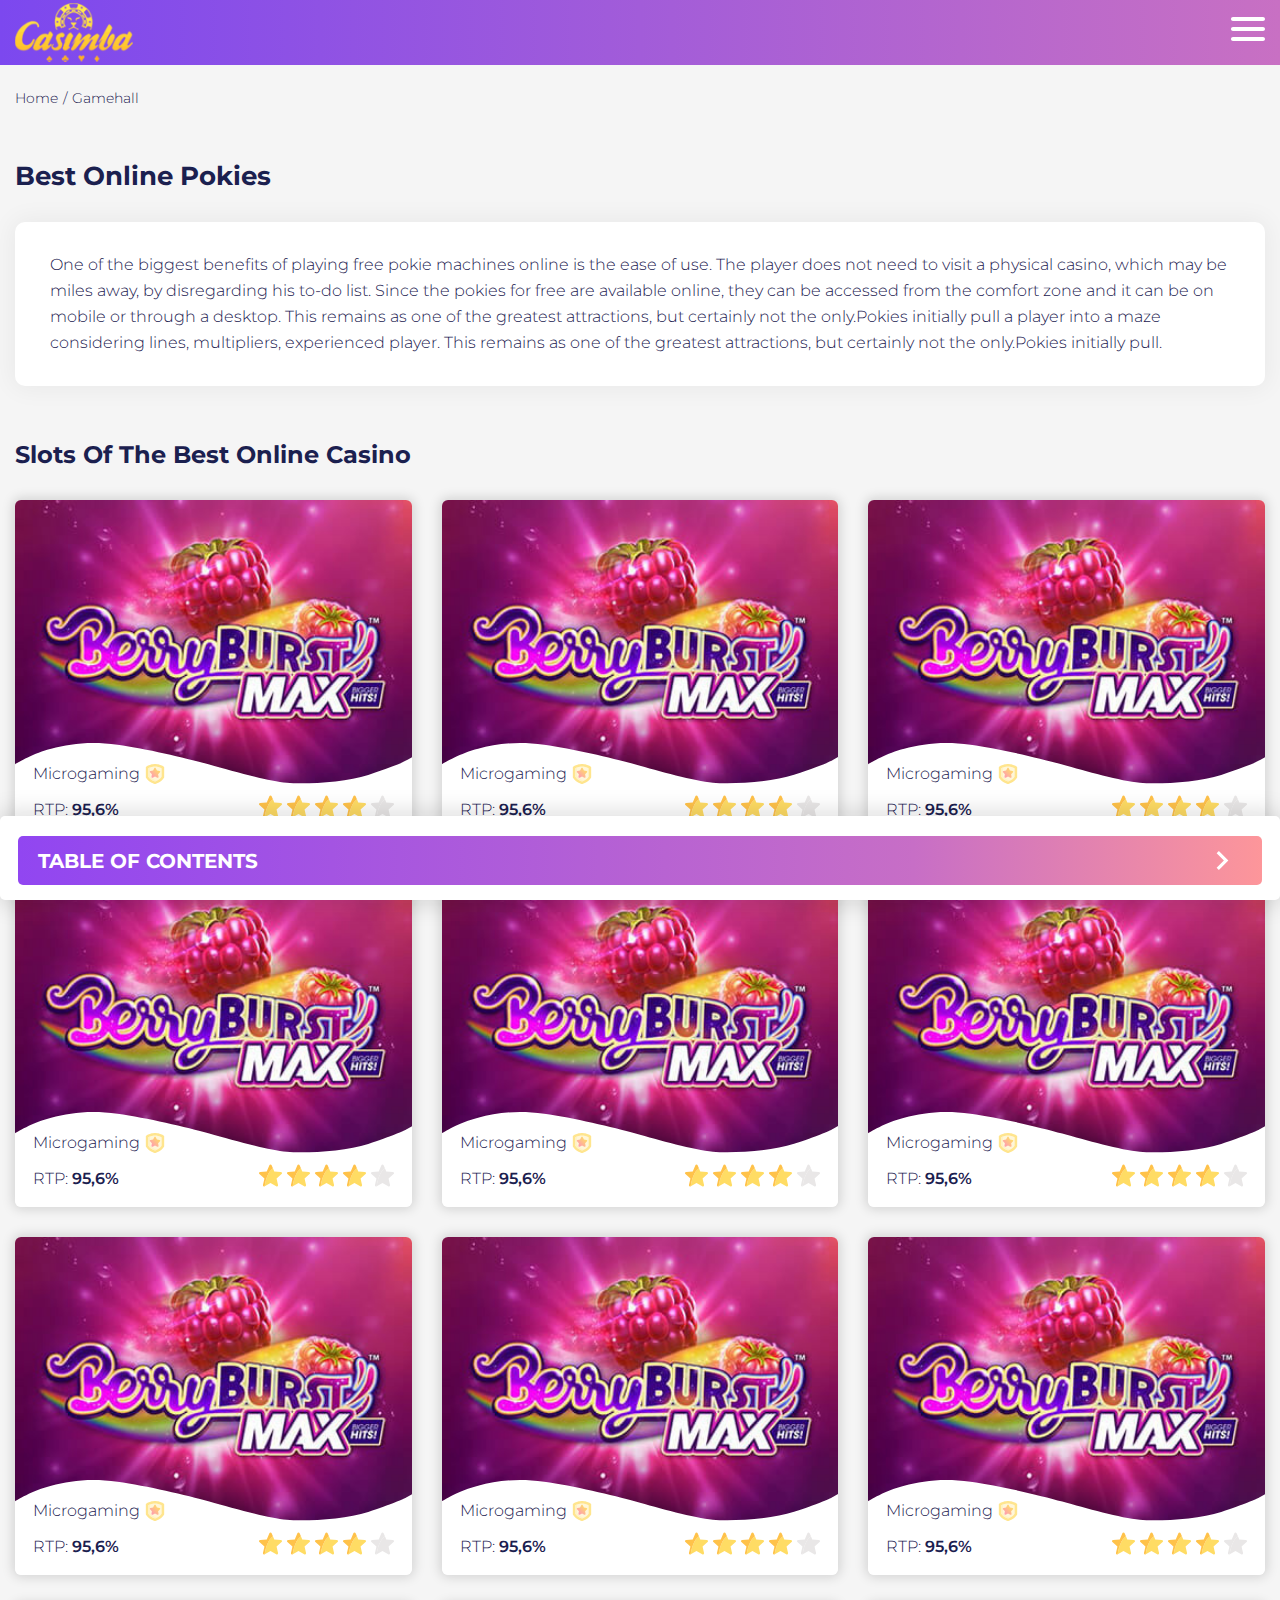
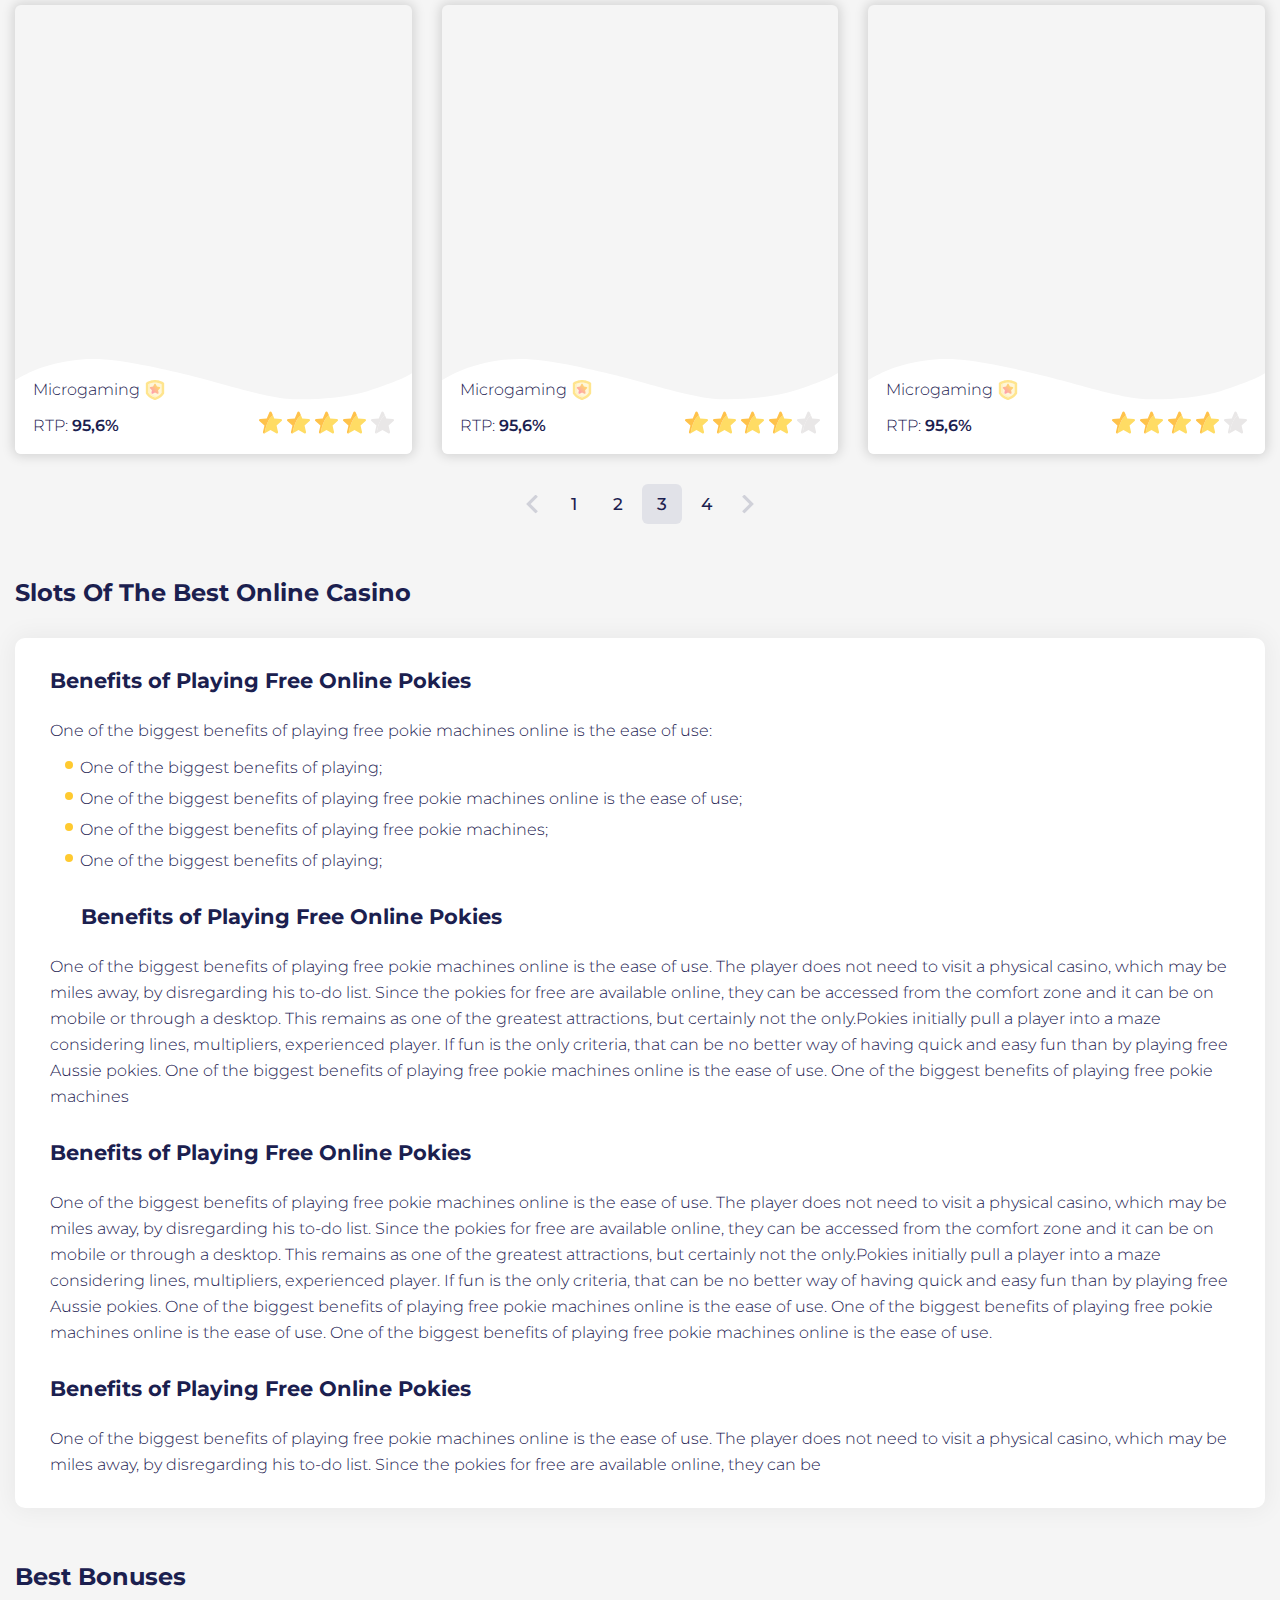
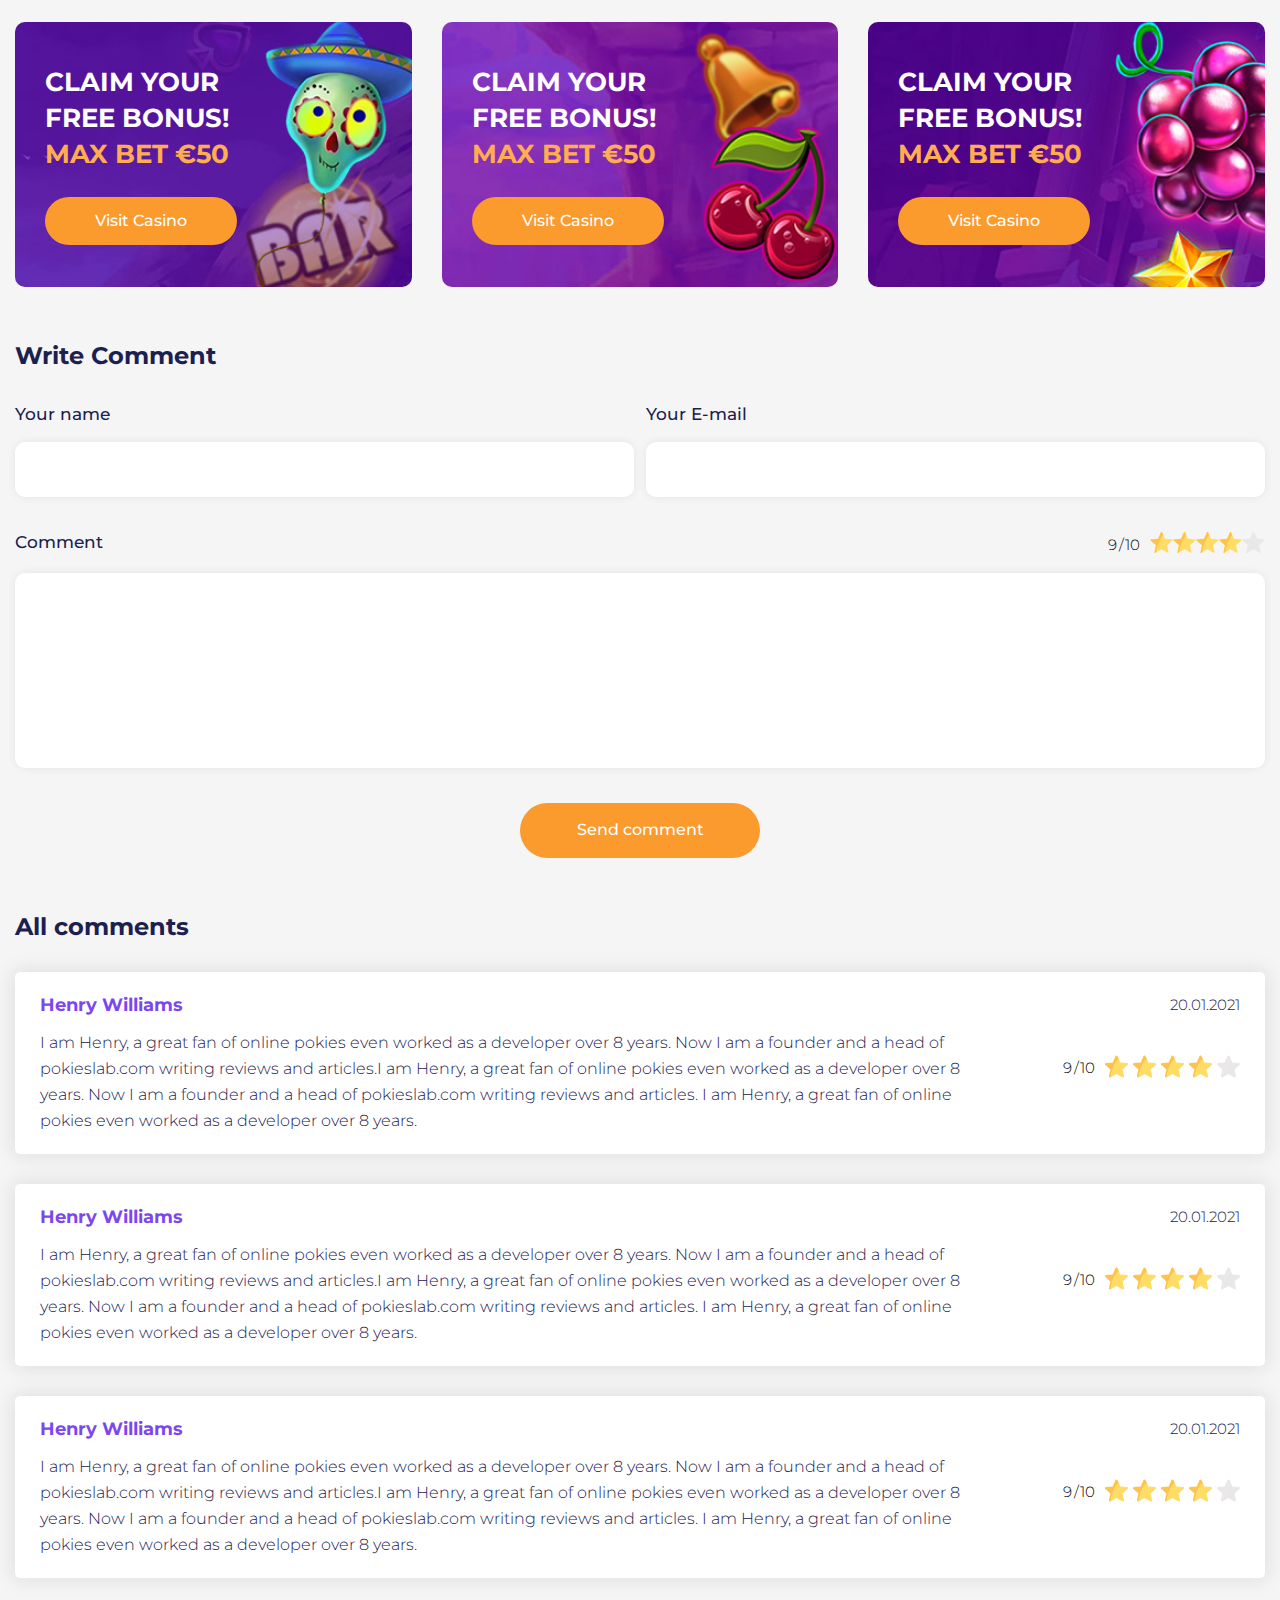
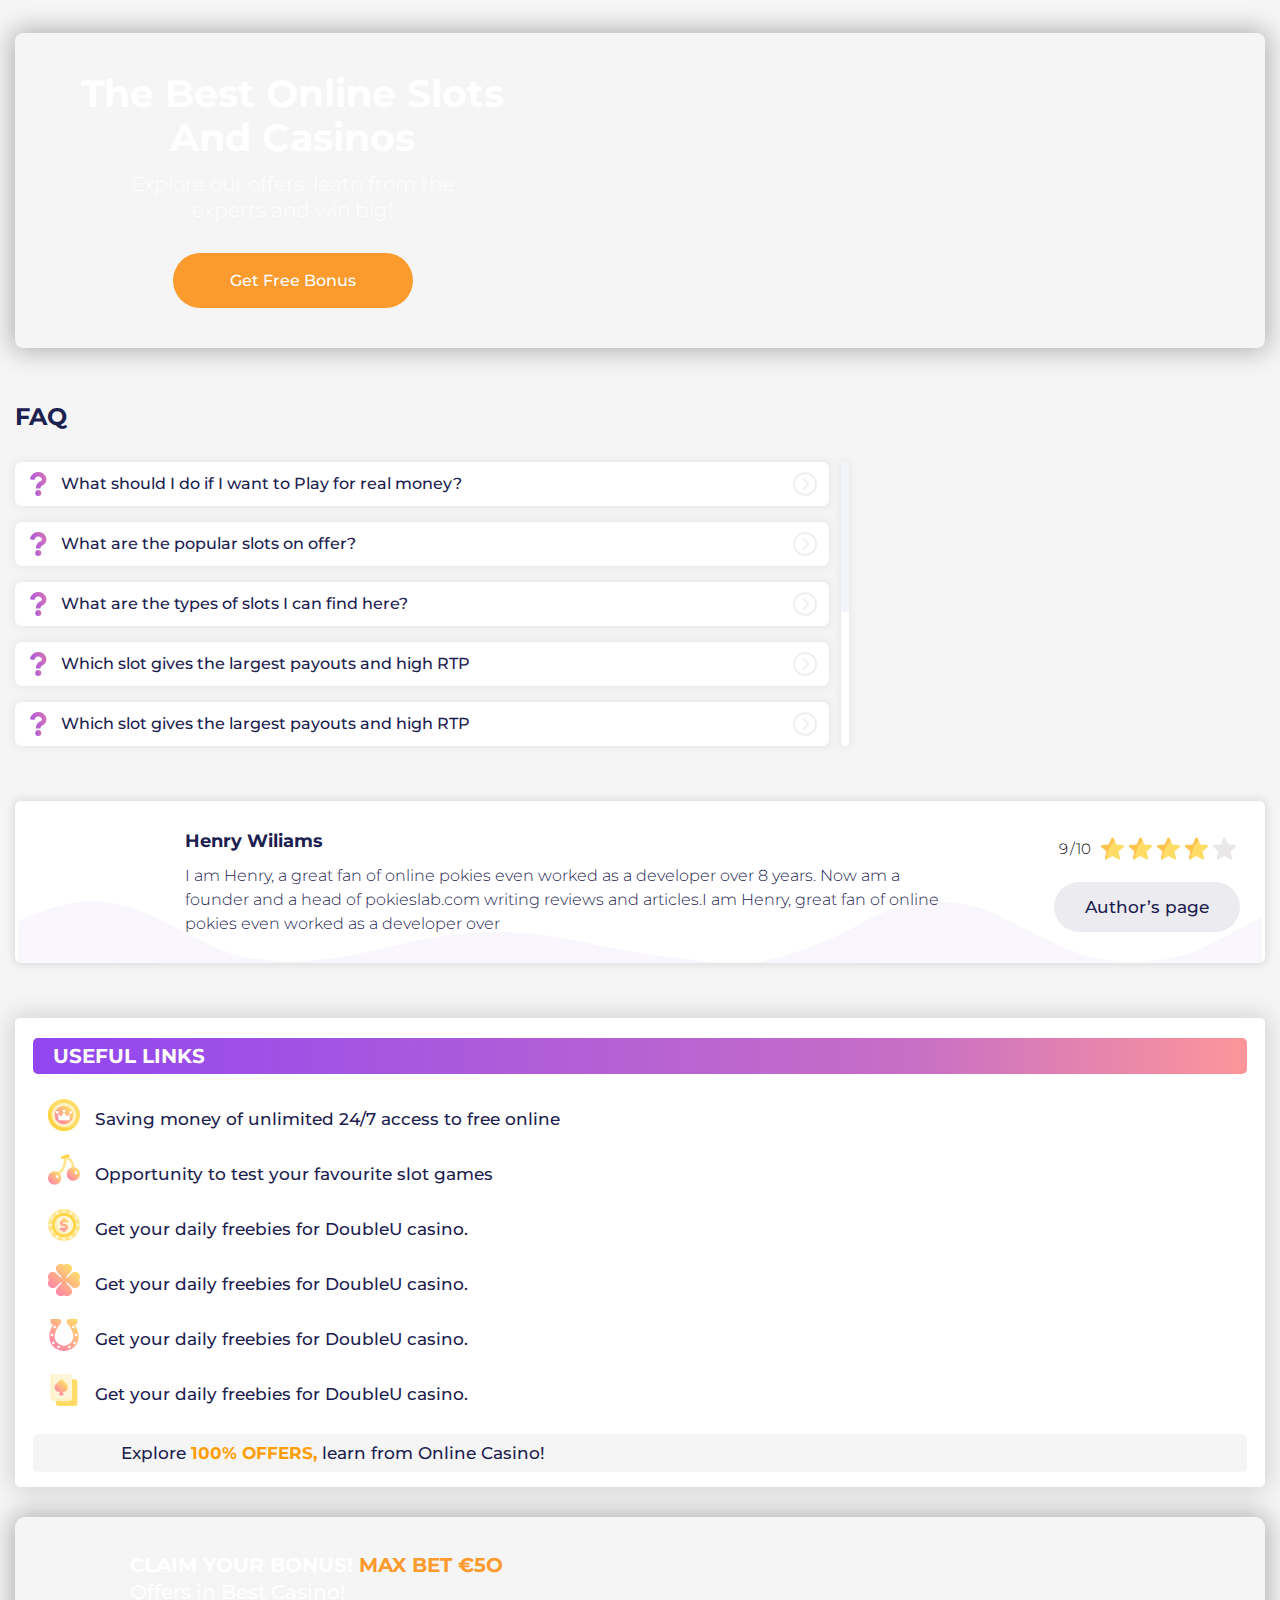
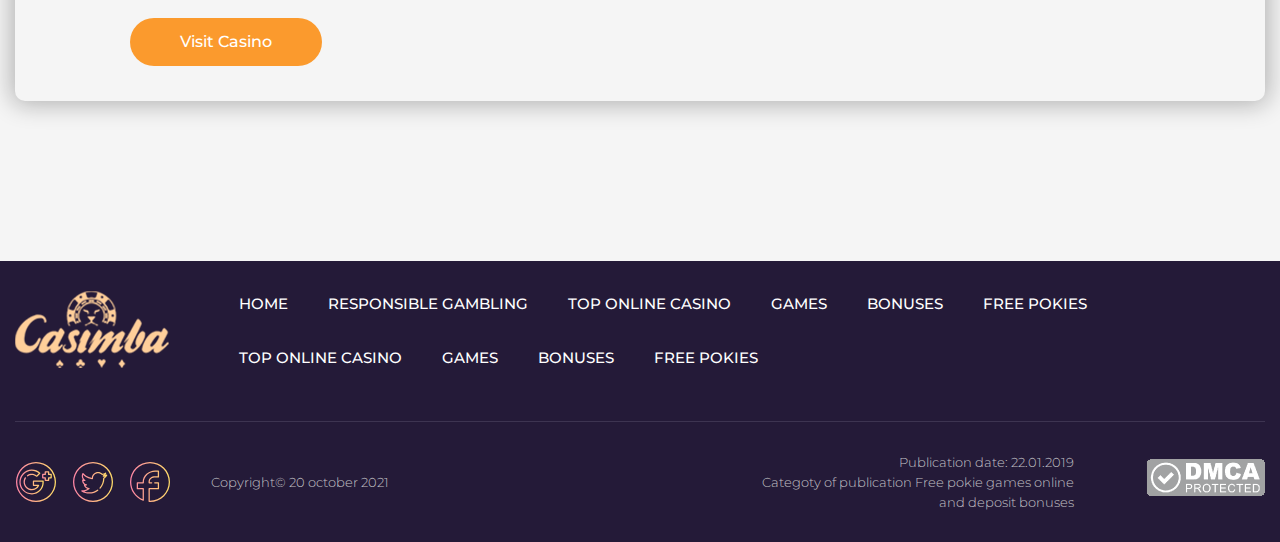
<file: landing-game.html>
<!DOCTYPE html>
<html class="no-js" lang="ru">
  <head>
    <meta charset="utf-8"/>
    <meta http-equiv="x-ua-compatible" content="ie=edge"/>
    <title>test_template_3</title>
    <meta content="" name="description"/>
    <meta content="" name="keywords"/>
    <meta name="viewport" content="width=device-width, initial-scale=1.0"/>
    <meta content="telephone=no" name="format-detection"/>
    <meta name="HandheldFriendly" content="true"/><link href="https://fonts.googleapis.com/css2?family=Montserrat:wght@300;400;500;600;700&display=swap" rel="stylesheet">
    <link href="static/css/main.min.css" rel="stylesheet" type="text/css">
    <link rel="icon" type="image/x-icon" href="favicon.ico"/><!--[if lt IE 9 ]><script src="static/js/html5shiv-3.7.2.min.js" type="text/javascript"></script><meta content="no" http-equiv="imagetoolbar"><![endif]-->
  </head>
  <body>
    <div class="__cl-w-outer___"><!-- skin 1 -->
      <div class="__cl-w-inner___">
        <div class="is-hide">
          <div class="js-move-from" data-id="move-title">
            <h1 class="js-animate">Best Online Pokies</h1>
          </div>
          <div class="js-move-from" data-id="move-text">
            <p></p>
          </div>
        </div><!-- ********** c-rating-S-1 ********** -->
        <div class="c-rating-S-1"><svg style="display: none"><symbol id="svg-star" xmlns="http://www.w3.org/2000/svg" viewBox="0 0 430 411"><path d="M412.075 149.187l-133.74-12.404L225.218 13.42c-3.72-8.638-15.967-8.638-19.686 0l-53.127 123.362-133.73 12.405c-9.365.868-13.15 12.516-6.084 18.723L113.5 256.556l-29.53 131.03c-2.068 9.175 7.84 16.373 15.927 11.572l115.48-68.578 115.5 68.576c8.087 4.802 17.994-2.397 15.927-11.572l-29.532-131.03 100.9-88.646c7.065-6.207 3.28-17.855-6.084-18.723z"/><path d="M244.535 58.28l-19.32-44.86c-3.72-8.638-15.967-8.638-19.686 0l-53.124 123.362-133.73 12.405c-9.365.868-13.15 12.516-6.084 18.723L113.5 256.556l-29.53 131.03c-2.068 9.175 7.84 16.373 15.927 11.572l15.37-9.127c25.2-163.12 96.04-282.862 129.28-331.75z" fill="currentColor"/></symbol></svg>
          <div class="__cl-c-rating___">
            <div class="__cl-c-rating___ __cl-c-rating--vote___" data-rating="null">
            </div>
          </div>
        </div><!-- ********** c-rating-S-1 ********** --><!-- ********** c-menu-S-1 ********** -->
        <div class="c-menu-S-1">
          <header class="__cl-c-menu___ js-header __cl-c-menu--shadow___">
            <div class="__cl-w-center___ __cl-c-menu__center___"><a class="__cl-c-menu__logo___" href="#" aria-label="Home"><img src="static/img/general/logo.png" alt=""/></a>
              <button class="menuBtn __cl-c-menu__close-btn___ not-active js-close-btn" type="button" data-toggle="modal" data-target="#modal-menu" aria-label="menu button" aria-haspopup="true" aria-controls="modal-menu"></button>
              <div class="__cl-c-menu__main___">
                <button class="menuBtn __cl-c-menu__btn___ js-menu-btn" type="button" data-toggle="modal" data-target="#modal-menu" aria-label="menu button" aria-haspopup="true" aria-controls="modal-menu"></button>
                <div class="__cl-c-menu__modal___ modal fade js-modal-main" id="modal-menu" tabindex="-1" role="dialog" aria-labelledby="menuBtn">
                  <div class="__cl-c-menu__dialog___ modal-dialog" role="navigation">
                    <ul class="__cl-c-menu__nav___">
                      <li class="__cl-c-menu__item___ is-active"><a class="__cl-c-menu__link___" href="#" aria-label="Menu link">Home</a></li>
                      <li class="__cl-c-menu__item___"><a class="__cl-c-menu__link___" href="#" aria-label="Menu link">All Games</a></li>
                      <li class="__cl-c-menu__item___"><a class="__cl-c-menu__link___ __cl-c-menu__link--drop___ js-header-drop-btn" href="#" aria-label="All bonuses">Bonuses</a>
                        <button class="__cl-c-menu__link___ __cl-c-menu__link--drop___" id="drop-menu" data-toggle="dropdown" aria-expanded="false" aria-label="All bonuses" role="menuitem" aria-haspopup="true">All bonuses</button>
                        <div class="__cl-c-menu__sub___ dropdown-menu" aria-labelledby="#drop-menu">
                          <div class="__cl-c-menu__wrap___">
                            <div class="__cl-c-menu__sub-item___"><a class="__cl-c-menu__sub-a___" href="#" aria-label="Menu dropdown link">Gambling News</a></div>
                            <div class="__cl-c-menu__sub-item___"><a class="__cl-c-menu__sub-a___" href="#" aria-label="Menu dropdown link">The Best Microgaming Slots</a></div>
                            <div class="__cl-c-menu__sub-item___"><a class="__cl-c-menu__sub-a___" href="#" aria-label="Menu dropdown link">Casino Review</a></div>
                          </div>
                        </div>
                      </li>
                      <li class="__cl-c-menu__item___"><a class="__cl-c-menu__link___" href="#" aria-label="Menu link">Authors</a></li>
                      <li class="__cl-c-menu__item___"><a class="__cl-c-menu__link___" href="#" aria-label="Menu link">News</a></li>
                      <li class="__cl-c-menu__item___"><a class="__cl-c-menu__link___" href="#" aria-label="Menu link">Game hall</a></li>
                    </ul>
                    <div class="__cl-c-menu__social-box___"><!-- ********** c-social-S-1 ********** -->
                      <div class="c-social-S-1">
                        <ul class="__cl-c-social___">
                          <li class="__cl-c-social__item___"><a class="__cl-c-social__btn___ __cl-c-social__btn--gm___" href="#" aria-label="gmail button"></a></li>
                          <li class="__cl-c-social__item___"><a class="__cl-c-social__btn___ __cl-c-social__btn--tw___" href="#" aria-label="twitter button"></a></li>
                          <li class="__cl-c-social__item___"><a class="__cl-c-social__btn___ __cl-c-social__btn--fb___" href="#" aria-label="facebook button"></a></li>
                        </ul>
                      </div><!-- ********** c-social-S-1 ********** -->
                    </div>
                    <div class="__cl-c-menu__search-box___"><!-- ********** c-search-S-1 ********** -->
                      <div class="c-search-S-1">
                        <div class="__cl-c-search___">
                          <form class="__cl-c-search__form___" action="" name="filterSearch">
                            <input class="__cl-c-search__input___" placeholder="Search" value="" type="search" aria-label="Search"/>
                            <button class="__cl-c-search__icon___" type="submit" aria-label="Filter search"></button>
                          </form>
                        </div>
                      </div><!-- ********** c-search-S-1 ********** -->
                    </div>
                  </div>
                </div>
              </div>
            </div>
          </header>
        </div><!-- ********** c-menu-S-1 ********** -->
        <div class="__cl-w-page-section___ __cl-w-page-section--breadcrumbs___">
          <div class="__cl-w-center___"><!-- ********** c-breadcrumbs-S-1 ********** -->
            <div class="c-breadcrumbs-S-1">
              <div class="__cl-c-breadcrumbs___">
                <div class="__cl-c-breadcrumbs__mob___">
                  <div class="__cl-c-breadcrumbs__li__"><a class="__cl-c-breadcrumbs__link___" href="#" aria-label="Home">Home</a></div>
                </div>
                <div class="__cl-c-breadcrumbs__tablet___">
                  <div class="__cl-c-breadcrumbs__li___"><a class="__cl-c-breadcrumbs__link___ __cl-c-breadcrumbs__link--home___" href="#" aria-label="Home">Home</a>
                  </div>
                  <div class="__cl-c-breadcrumbs__li__"><span class="__cl-c-breadcrumbs__link___ __cl-c-breadcrumbs__link--current___">Gamehall</span></div>
                </div>
              </div>
            </div><!-- ********** c-breadcrumbs-S-1 ********** -->
          </div>
        </div>
        <div class="__cl-w-page-section___">
          <div class="__cl-w-page-section__decor-box___ __cl-w-page-section__decor-box--top___"><img class="lazyload" src="static/img/general/cork.png" data-src="static/img/general/section-decor-1.png" alt=""></div>
          <div class="__cl-w-center___">
            <div class="__cl-c-columns___">
              <div class="__cl-c-columns__col___">
                <div class="__cl-c-h1___">
                  <div class="js-move-to" id="move-title"></div>
                </div>
                <div class="js-move-to" id="move-text"></div>
                <div class="__cl-c-text-box___">
                  <p>One of the biggest benefits of playing free pokie machines online is the ease of use. The player does not need to visit a physical casino, which may be miles away, by disregarding his to-do list. Since the pokies for free are available online, they can be accessed from the comfort zone and it can be on mobile or through a desktop. This remains as one of the greatest attractions, but certainly not the only.Pokies initially pull a player into a maze considering lines, multipliers, experienced player. This remains as one of the greatest attractions, but certainly not the only.Pokies initially pull.</p>
                </div>
                <div class="__cl-w-gap___">
                  <h2 class="__cl-c-h2___">Slots Of The Best Online Casino</h2><!-- ********** c-slots-box-S-1 ********** -->
                  <div class="c-slots-box-S-1">
                    <div class="__cl-c-slots-box___">
                      <div class="__cl-c-slots-box__grid___ __cl-grid___">
                        <div class="__cl-c-slots-box__grid-item___ __cl-grid__c-6___ __cl-grid__c-md-4___">
                          <div class="__cl-c-slot___" tabindex="0">
                            <div class="__cl-c-slot__wrapper___"><a class="__cl-c-slot__img-box___" href="#" aria-label="Game"><img class="lazyload" src="static/img/general/cork.png" data-src="static/img/content/slot-1.jpg" alt=""/></a>
                              <div class="__cl-c-slot__hov-box___">
                                <div class="__cl-c-slot__name___">Dolphin Treasure Deluxe</div><a class="__cl-c-slot__btn-play___" href="#" aria-label="Play game"></a><a class="__cl-c-slot__demo___" href="#" aria-label="Demo" data-replace="Demo">IGROSOFR!</a>
                              </div>
                            </div>
                            <div class="__cl-c-slot__row___">
                              <div class="__cl-c-slot__category___">
                                <div class="__cl-c-slot__category-name___">Microgaming</div>
                                <div class="__cl-c-slot__category-icon___"><img src="static/img/general/sprite.svg#star" alt=""/></div>
                              </div>
                              <div class="__cl-c-slot__rating-box___">
                                <div class="__cl-c-slot__rtp___">RTP: <span>95,6%</span></div>
                                <div class="__cl-c-slot__rating___"><!-- ********** c-rating-S-1 ********** -->
                                  <div class="c-rating-S-1">
                                    <div class="__cl-c-rating___">
                                      <div class="__cl-c-rating___ __cl-c-rating--vote___" data-rating="4.5">
                                        <div class="__cl-c-rating__box___">
                                          <div class="__cl-c-rating__elem___"></div>
                                          <div class="__cl-c-rating__elem___"></div>
                                          <div class="__cl-c-rating__elem___"></div>
                                          <div class="__cl-c-rating__elem___"></div>
                                          <div class="__cl-c-rating__elem___"></div>
                                        </div>
                                      </div>
                                    </div>
                                  </div><!-- ********** c-rating-S-1 ********** -->
                                </div>
                              </div>
                            </div>
                          </div>
                        </div>
                        <div class="__cl-c-slots-box__grid-item___ __cl-grid__c-6___ __cl-grid__c-md-4___">
                          <div class="__cl-c-slot___" tabindex="0">
                            <div class="__cl-c-slot__wrapper___"><a class="__cl-c-slot__img-box___" href="#" aria-label="Game"><img class="lazyload" src="static/img/general/cork.png" data-src="static/img/content/slot-1.jpg" alt=""/></a>
                              <div class="__cl-c-slot__hov-box___">
                                <div class="__cl-c-slot__name___">Dolphin Treasure Deluxe</div><a class="__cl-c-slot__btn-play___" href="#" aria-label="Play game"></a><a class="__cl-c-slot__demo___" href="#" aria-label="Demo" data-replace="Demo">IGROSOFR!</a>
                              </div>
                            </div>
                            <div class="__cl-c-slot__row___">
                              <div class="__cl-c-slot__category___">
                                <div class="__cl-c-slot__category-name___">Microgaming</div>
                                <div class="__cl-c-slot__category-icon___"><img src="static/img/general/sprite.svg#star" alt=""/></div>
                              </div>
                              <div class="__cl-c-slot__rating-box___">
                                <div class="__cl-c-slot__rtp___">RTP: <span>95,6%</span></div>
                                <div class="__cl-c-slot__rating___"><!-- ********** c-rating-S-1 ********** -->
                                  <div class="c-rating-S-1">
                                    <div class="__cl-c-rating___">
                                      <div class="__cl-c-rating___ __cl-c-rating--vote___" data-rating="4.5">
                                        <div class="__cl-c-rating__box___">
                                          <div class="__cl-c-rating__elem___"></div>
                                          <div class="__cl-c-rating__elem___"></div>
                                          <div class="__cl-c-rating__elem___"></div>
                                          <div class="__cl-c-rating__elem___"></div>
                                          <div class="__cl-c-rating__elem___"></div>
                                        </div>
                                      </div>
                                    </div>
                                  </div><!-- ********** c-rating-S-1 ********** -->
                                </div>
                              </div>
                            </div>
                          </div>
                        </div>
                        <div class="__cl-c-slots-box__grid-item___ __cl-grid__c-6___ __cl-grid__c-md-4___">
                          <div class="__cl-c-slot___" tabindex="0">
                            <div class="__cl-c-slot__wrapper___"><a class="__cl-c-slot__img-box___" href="#" aria-label="Game"><img class="lazyload" src="static/img/general/cork.png" data-src="static/img/content/slot-1.jpg" alt=""/></a>
                              <div class="__cl-c-slot__hov-box___">
                                <div class="__cl-c-slot__name___">Dolphin Treasure Deluxe</div><a class="__cl-c-slot__btn-play___" href="#" aria-label="Play game"></a><a class="__cl-c-slot__demo___" href="#" aria-label="Demo" data-replace="Demo">IGROSOFR!</a>
                              </div>
                            </div>
                            <div class="__cl-c-slot__row___">
                              <div class="__cl-c-slot__category___">
                                <div class="__cl-c-slot__category-name___">Microgaming</div>
                                <div class="__cl-c-slot__category-icon___"><img src="static/img/general/sprite.svg#star" alt=""/></div>
                              </div>
                              <div class="__cl-c-slot__rating-box___">
                                <div class="__cl-c-slot__rtp___">RTP: <span>95,6%</span></div>
                                <div class="__cl-c-slot__rating___"><!-- ********** c-rating-S-1 ********** -->
                                  <div class="c-rating-S-1">
                                    <div class="__cl-c-rating___">
                                      <div class="__cl-c-rating___ __cl-c-rating--vote___" data-rating="4.5">
                                        <div class="__cl-c-rating__box___">
                                          <div class="__cl-c-rating__elem___"></div>
                                          <div class="__cl-c-rating__elem___"></div>
                                          <div class="__cl-c-rating__elem___"></div>
                                          <div class="__cl-c-rating__elem___"></div>
                                          <div class="__cl-c-rating__elem___"></div>
                                        </div>
                                      </div>
                                    </div>
                                  </div><!-- ********** c-rating-S-1 ********** -->
                                </div>
                              </div>
                            </div>
                          </div>
                        </div>
                        <div class="__cl-c-slots-box__grid-item___ __cl-grid__c-6___ __cl-grid__c-md-4___">
                          <div class="__cl-c-slot___" tabindex="0">
                            <div class="__cl-c-slot__wrapper___"><a class="__cl-c-slot__img-box___" href="#" aria-label="Game"><img class="lazyload" src="static/img/general/cork.png" data-src="static/img/content/slot-1.jpg" alt=""/></a>
                              <div class="__cl-c-slot__hov-box___">
                                <div class="__cl-c-slot__name___">Dolphin Treasure Deluxe</div><a class="__cl-c-slot__btn-play___" href="#" aria-label="Play game"></a><a class="__cl-c-slot__demo___" href="#" aria-label="Demo" data-replace="Demo">IGROSOFR!</a>
                              </div>
                            </div>
                            <div class="__cl-c-slot__row___">
                              <div class="__cl-c-slot__category___">
                                <div class="__cl-c-slot__category-name___">Microgaming</div>
                                <div class="__cl-c-slot__category-icon___"><img src="static/img/general/sprite.svg#star" alt=""/></div>
                              </div>
                              <div class="__cl-c-slot__rating-box___">
                                <div class="__cl-c-slot__rtp___">RTP: <span>95,6%</span></div>
                                <div class="__cl-c-slot__rating___"><!-- ********** c-rating-S-1 ********** -->
                                  <div class="c-rating-S-1">
                                    <div class="__cl-c-rating___">
                                      <div class="__cl-c-rating___ __cl-c-rating--vote___" data-rating="4.5">
                                        <div class="__cl-c-rating__box___">
                                          <div class="__cl-c-rating__elem___"></div>
                                          <div class="__cl-c-rating__elem___"></div>
                                          <div class="__cl-c-rating__elem___"></div>
                                          <div class="__cl-c-rating__elem___"></div>
                                          <div class="__cl-c-rating__elem___"></div>
                                        </div>
                                      </div>
                                    </div>
                                  </div><!-- ********** c-rating-S-1 ********** -->
                                </div>
                              </div>
                            </div>
                          </div>
                        </div>
                        <div class="__cl-c-slots-box__grid-item___ __cl-grid__c-6___ __cl-grid__c-md-4___">
                          <div class="__cl-c-slot___" tabindex="0">
                            <div class="__cl-c-slot__wrapper___"><a class="__cl-c-slot__img-box___" href="#" aria-label="Game"><img class="lazyload" src="static/img/general/cork.png" data-src="static/img/content/slot-1.jpg" alt=""/></a>
                              <div class="__cl-c-slot__hov-box___">
                                <div class="__cl-c-slot__name___">Dolphin Treasure Deluxe</div><a class="__cl-c-slot__btn-play___" href="#" aria-label="Play game"></a><a class="__cl-c-slot__demo___" href="#" aria-label="Demo" data-replace="Demo">IGROSOFR!</a>
                              </div>
                            </div>
                            <div class="__cl-c-slot__row___">
                              <div class="__cl-c-slot__category___">
                                <div class="__cl-c-slot__category-name___">Microgaming</div>
                                <div class="__cl-c-slot__category-icon___"><img src="static/img/general/sprite.svg#star" alt=""/></div>
                              </div>
                              <div class="__cl-c-slot__rating-box___">
                                <div class="__cl-c-slot__rtp___">RTP: <span>95,6%</span></div>
                                <div class="__cl-c-slot__rating___"><!-- ********** c-rating-S-1 ********** -->
                                  <div class="c-rating-S-1">
                                    <div class="__cl-c-rating___">
                                      <div class="__cl-c-rating___ __cl-c-rating--vote___" data-rating="4.5">
                                        <div class="__cl-c-rating__box___">
                                          <div class="__cl-c-rating__elem___"></div>
                                          <div class="__cl-c-rating__elem___"></div>
                                          <div class="__cl-c-rating__elem___"></div>
                                          <div class="__cl-c-rating__elem___"></div>
                                          <div class="__cl-c-rating__elem___"></div>
                                        </div>
                                      </div>
                                    </div>
                                  </div><!-- ********** c-rating-S-1 ********** -->
                                </div>
                              </div>
                            </div>
                          </div>
                        </div>
                        <div class="__cl-c-slots-box__grid-item___ __cl-grid__c-6___ __cl-grid__c-md-4___">
                          <div class="__cl-c-slot___" tabindex="0">
                            <div class="__cl-c-slot__wrapper___"><a class="__cl-c-slot__img-box___" href="#" aria-label="Game"><img class="lazyload" src="static/img/general/cork.png" data-src="static/img/content/slot-1.jpg" alt=""/></a>
                              <div class="__cl-c-slot__hov-box___">
                                <div class="__cl-c-slot__name___">Dolphin Treasure Deluxe</div><a class="__cl-c-slot__btn-play___" href="#" aria-label="Play game"></a><a class="__cl-c-slot__demo___" href="#" aria-label="Demo" data-replace="Demo">IGROSOFR!</a>
                              </div>
                            </div>
                            <div class="__cl-c-slot__row___">
                              <div class="__cl-c-slot__category___">
                                <div class="__cl-c-slot__category-name___">Microgaming</div>
                                <div class="__cl-c-slot__category-icon___"><img src="static/img/general/sprite.svg#star" alt=""/></div>
                              </div>
                              <div class="__cl-c-slot__rating-box___">
                                <div class="__cl-c-slot__rtp___">RTP: <span>95,6%</span></div>
                                <div class="__cl-c-slot__rating___"><!-- ********** c-rating-S-1 ********** -->
                                  <div class="c-rating-S-1">
                                    <div class="__cl-c-rating___">
                                      <div class="__cl-c-rating___ __cl-c-rating--vote___" data-rating="4.5">
                                        <div class="__cl-c-rating__box___">
                                          <div class="__cl-c-rating__elem___"></div>
                                          <div class="__cl-c-rating__elem___"></div>
                                          <div class="__cl-c-rating__elem___"></div>
                                          <div class="__cl-c-rating__elem___"></div>
                                          <div class="__cl-c-rating__elem___"></div>
                                        </div>
                                      </div>
                                    </div>
                                  </div><!-- ********** c-rating-S-1 ********** -->
                                </div>
                              </div>
                            </div>
                          </div>
                        </div>
                        <div class="__cl-c-slots-box__grid-item___ __cl-grid__c-6___ __cl-grid__c-md-4___">
                          <div class="__cl-c-slot___" tabindex="0">
                            <div class="__cl-c-slot__wrapper___"><a class="__cl-c-slot__img-box___" href="#" aria-label="Game"><img class="lazyload" src="static/img/general/cork.png" data-src="static/img/content/slot-1.jpg" alt=""/></a>
                              <div class="__cl-c-slot__hov-box___">
                                <div class="__cl-c-slot__name___">Dolphin Treasure Deluxe</div><a class="__cl-c-slot__btn-play___" href="#" aria-label="Play game"></a><a class="__cl-c-slot__demo___" href="#" aria-label="Demo" data-replace="Demo">IGROSOFR!</a>
                              </div>
                            </div>
                            <div class="__cl-c-slot__row___">
                              <div class="__cl-c-slot__category___">
                                <div class="__cl-c-slot__category-name___">Microgaming</div>
                                <div class="__cl-c-slot__category-icon___"><img src="static/img/general/sprite.svg#star" alt=""/></div>
                              </div>
                              <div class="__cl-c-slot__rating-box___">
                                <div class="__cl-c-slot__rtp___">RTP: <span>95,6%</span></div>
                                <div class="__cl-c-slot__rating___"><!-- ********** c-rating-S-1 ********** -->
                                  <div class="c-rating-S-1">
                                    <div class="__cl-c-rating___">
                                      <div class="__cl-c-rating___ __cl-c-rating--vote___" data-rating="4.5">
                                        <div class="__cl-c-rating__box___">
                                          <div class="__cl-c-rating__elem___"></div>
                                          <div class="__cl-c-rating__elem___"></div>
                                          <div class="__cl-c-rating__elem___"></div>
                                          <div class="__cl-c-rating__elem___"></div>
                                          <div class="__cl-c-rating__elem___"></div>
                                        </div>
                                      </div>
                                    </div>
                                  </div><!-- ********** c-rating-S-1 ********** -->
                                </div>
                              </div>
                            </div>
                          </div>
                        </div>
                        <div class="__cl-c-slots-box__grid-item___ __cl-grid__c-6___ __cl-grid__c-md-4___">
                          <div class="__cl-c-slot___" tabindex="0">
                            <div class="__cl-c-slot__wrapper___"><a class="__cl-c-slot__img-box___" href="#" aria-label="Game"><img class="lazyload" src="static/img/general/cork.png" data-src="static/img/content/slot-1.jpg" alt=""/></a>
                              <div class="__cl-c-slot__hov-box___">
                                <div class="__cl-c-slot__name___">Dolphin Treasure Deluxe</div><a class="__cl-c-slot__btn-play___" href="#" aria-label="Play game"></a><a class="__cl-c-slot__demo___" href="#" aria-label="Demo" data-replace="Demo">IGROSOFR!</a>
                              </div>
                            </div>
                            <div class="__cl-c-slot__row___">
                              <div class="__cl-c-slot__category___">
                                <div class="__cl-c-slot__category-name___">Microgaming</div>
                                <div class="__cl-c-slot__category-icon___"><img src="static/img/general/sprite.svg#star" alt=""/></div>
                              </div>
                              <div class="__cl-c-slot__rating-box___">
                                <div class="__cl-c-slot__rtp___">RTP: <span>95,6%</span></div>
                                <div class="__cl-c-slot__rating___"><!-- ********** c-rating-S-1 ********** -->
                                  <div class="c-rating-S-1">
                                    <div class="__cl-c-rating___">
                                      <div class="__cl-c-rating___ __cl-c-rating--vote___" data-rating="4.5">
                                        <div class="__cl-c-rating__box___">
                                          <div class="__cl-c-rating__elem___"></div>
                                          <div class="__cl-c-rating__elem___"></div>
                                          <div class="__cl-c-rating__elem___"></div>
                                          <div class="__cl-c-rating__elem___"></div>
                                          <div class="__cl-c-rating__elem___"></div>
                                        </div>
                                      </div>
                                    </div>
                                  </div><!-- ********** c-rating-S-1 ********** -->
                                </div>
                              </div>
                            </div>
                          </div>
                        </div>
                        <div class="__cl-c-slots-box__grid-item___ __cl-grid__c-6___ __cl-grid__c-md-4___">
                          <div class="__cl-c-slot___" tabindex="0">
                            <div class="__cl-c-slot__wrapper___"><a class="__cl-c-slot__img-box___" href="#" aria-label="Game"><img class="lazyload" src="static/img/general/cork.png" data-src="static/img/content/slot-1.jpg" alt=""/></a>
                              <div class="__cl-c-slot__hov-box___">
                                <div class="__cl-c-slot__name___">Dolphin Treasure Deluxe</div><a class="__cl-c-slot__btn-play___" href="#" aria-label="Play game"></a><a class="__cl-c-slot__demo___" href="#" aria-label="Demo" data-replace="Demo">IGROSOFR!</a>
                              </div>
                            </div>
                            <div class="__cl-c-slot__row___">
                              <div class="__cl-c-slot__category___">
                                <div class="__cl-c-slot__category-name___">Microgaming</div>
                                <div class="__cl-c-slot__category-icon___"><img src="static/img/general/sprite.svg#star" alt=""/></div>
                              </div>
                              <div class="__cl-c-slot__rating-box___">
                                <div class="__cl-c-slot__rtp___">RTP: <span>95,6%</span></div>
                                <div class="__cl-c-slot__rating___"><!-- ********** c-rating-S-1 ********** -->
                                  <div class="c-rating-S-1">
                                    <div class="__cl-c-rating___">
                                      <div class="__cl-c-rating___ __cl-c-rating--vote___" data-rating="4.5">
                                        <div class="__cl-c-rating__box___">
                                          <div class="__cl-c-rating__elem___"></div>
                                          <div class="__cl-c-rating__elem___"></div>
                                          <div class="__cl-c-rating__elem___"></div>
                                          <div class="__cl-c-rating__elem___"></div>
                                          <div class="__cl-c-rating__elem___"></div>
                                        </div>
                                      </div>
                                    </div>
                                  </div><!-- ********** c-rating-S-1 ********** -->
                                </div>
                              </div>
                            </div>
                          </div>
                        </div>
                        <div class="__cl-c-slots-box__grid-item___ __cl-grid__c-6___ __cl-grid__c-md-4___">
                          <div class="__cl-c-slot___" tabindex="0">
                            <div class="__cl-c-slot__wrapper___"><a class="__cl-c-slot__img-box___" href="#" aria-label="Game"><img class="lazyload" src="static/img/general/cork.png" data-src="static/img/content/slot-1.jpg" alt=""/></a>
                              <div class="__cl-c-slot__hov-box___">
                                <div class="__cl-c-slot__name___">Dolphin Treasure Deluxe</div><a class="__cl-c-slot__btn-play___" href="#" aria-label="Play game"></a><a class="__cl-c-slot__demo___" href="#" aria-label="Demo" data-replace="Demo">IGROSOFR!</a>
                              </div>
                            </div>
                            <div class="__cl-c-slot__row___">
                              <div class="__cl-c-slot__category___">
                                <div class="__cl-c-slot__category-name___">Microgaming</div>
                                <div class="__cl-c-slot__category-icon___"><img src="static/img/general/sprite.svg#star" alt=""/></div>
                              </div>
                              <div class="__cl-c-slot__rating-box___">
                                <div class="__cl-c-slot__rtp___">RTP: <span>95,6%</span></div>
                                <div class="__cl-c-slot__rating___"><!-- ********** c-rating-S-1 ********** -->
                                  <div class="c-rating-S-1">
                                    <div class="__cl-c-rating___">
                                      <div class="__cl-c-rating___ __cl-c-rating--vote___" data-rating="4.5">
                                        <div class="__cl-c-rating__box___">
                                          <div class="__cl-c-rating__elem___"></div>
                                          <div class="__cl-c-rating__elem___"></div>
                                          <div class="__cl-c-rating__elem___"></div>
                                          <div class="__cl-c-rating__elem___"></div>
                                          <div class="__cl-c-rating__elem___"></div>
                                        </div>
                                      </div>
                                    </div>
                                  </div><!-- ********** c-rating-S-1 ********** -->
                                </div>
                              </div>
                            </div>
                          </div>
                        </div>
                        <div class="__cl-c-slots-box__grid-item___ __cl-grid__c-6___ __cl-grid__c-md-4___">
                          <div class="__cl-c-slot___" tabindex="0">
                            <div class="__cl-c-slot__wrapper___"><a class="__cl-c-slot__img-box___" href="#" aria-label="Game"><img class="lazyload" src="static/img/general/cork.png" data-src="static/img/content/slot-1.jpg" alt=""/></a>
                              <div class="__cl-c-slot__hov-box___">
                                <div class="__cl-c-slot__name___">Dolphin Treasure Deluxe</div><a class="__cl-c-slot__btn-play___" href="#" aria-label="Play game"></a><a class="__cl-c-slot__demo___" href="#" aria-label="Demo" data-replace="Demo">IGROSOFR!</a>
                              </div>
                            </div>
                            <div class="__cl-c-slot__row___">
                              <div class="__cl-c-slot__category___">
                                <div class="__cl-c-slot__category-name___">Microgaming</div>
                                <div class="__cl-c-slot__category-icon___"><img src="static/img/general/sprite.svg#star" alt=""/></div>
                              </div>
                              <div class="__cl-c-slot__rating-box___">
                                <div class="__cl-c-slot__rtp___">RTP: <span>95,6%</span></div>
                                <div class="__cl-c-slot__rating___"><!-- ********** c-rating-S-1 ********** -->
                                  <div class="c-rating-S-1">
                                    <div class="__cl-c-rating___">
                                      <div class="__cl-c-rating___ __cl-c-rating--vote___" data-rating="4.5">
                                        <div class="__cl-c-rating__box___">
                                          <div class="__cl-c-rating__elem___"></div>
                                          <div class="__cl-c-rating__elem___"></div>
                                          <div class="__cl-c-rating__elem___"></div>
                                          <div class="__cl-c-rating__elem___"></div>
                                          <div class="__cl-c-rating__elem___"></div>
                                        </div>
                                      </div>
                                    </div>
                                  </div><!-- ********** c-rating-S-1 ********** -->
                                </div>
                              </div>
                            </div>
                          </div>
                        </div>
                        <div class="__cl-c-slots-box__grid-item___ __cl-grid__c-6___ __cl-grid__c-md-4___">
                          <div class="__cl-c-slot___" tabindex="0">
                            <div class="__cl-c-slot__wrapper___"><a class="__cl-c-slot__img-box___" href="#" aria-label="Game"><img class="lazyload" src="static/img/general/cork.png" data-src="static/img/content/slot-1.jpg" alt=""/></a>
                              <div class="__cl-c-slot__hov-box___">
                                <div class="__cl-c-slot__name___">Dolphin Treasure Deluxe</div><a class="__cl-c-slot__btn-play___" href="#" aria-label="Play game"></a><a class="__cl-c-slot__demo___" href="#" aria-label="Demo" data-replace="Demo">IGROSOFR!</a>
                              </div>
                            </div>
                            <div class="__cl-c-slot__row___">
                              <div class="__cl-c-slot__category___">
                                <div class="__cl-c-slot__category-name___">Microgaming</div>
                                <div class="__cl-c-slot__category-icon___"><img src="static/img/general/sprite.svg#star" alt=""/></div>
                              </div>
                              <div class="__cl-c-slot__rating-box___">
                                <div class="__cl-c-slot__rtp___">RTP: <span>95,6%</span></div>
                                <div class="__cl-c-slot__rating___"><!-- ********** c-rating-S-1 ********** -->
                                  <div class="c-rating-S-1">
                                    <div class="__cl-c-rating___">
                                      <div class="__cl-c-rating___ __cl-c-rating--vote___" data-rating="4.5">
                                        <div class="__cl-c-rating__box___">
                                          <div class="__cl-c-rating__elem___"></div>
                                          <div class="__cl-c-rating__elem___"></div>
                                          <div class="__cl-c-rating__elem___"></div>
                                          <div class="__cl-c-rating__elem___"></div>
                                          <div class="__cl-c-rating__elem___"></div>
                                        </div>
                                      </div>
                                    </div>
                                  </div><!-- ********** c-rating-S-1 ********** -->
                                </div>
                              </div>
                            </div>
                          </div>
                        </div>
                      </div>
                    </div>
                  </div><!-- ********** c-slots-box-S-1 ********** -->
                </div>
                <div class="__cl-w-gap-md___"><!-- ********** c-pagination-S-1 ********** -->
                  <div class="c-pagination-S-1">
                    <div class="__cl-c-pagination___">
                      <div class="__cl-c-pagination__item___"><a class="__cl-c-pagination__arrow___ __cl-c-pagination__arrow--prev___" href="#" aria-label="Pagination arrow"></a></div>
                      <div class="__cl-c-pagination__content___">
                        <div class="__cl-c-pagination__item___"><a class="__cl-c-pagination__link___" href="#" aria-label="Pagination link">1</a></div>
                        <div class="__cl-c-pagination__item___"><a class="__cl-c-pagination__link___" href="#" aria-label="Pagination link">2</a></div>
                        <div class="__cl-c-pagination__item___"><a class="__cl-c-pagination__link___ is-active" href="#" aria-label="Pagination link">3</a></div>
                        <div class="__cl-c-pagination__item___"><a class="__cl-c-pagination__link___" href="#" aria-label="Pagination link">4</a></div>
                      </div>
                      <div class="__cl-c-pagination__item___"><a class="__cl-c-pagination__arrow___ __cl-c-pagination__arrow--next___" href="#" aria-label="Pagination arrow"></a></div>
                    </div>
                  </div><!-- ********** c-pagination-S-1 ********** -->
                </div>
                <div class="__cl-w-gap___">
                  <h2 class="__cl-c-h2___">Slots Of The Best Online Casino</h2>
                  <div class="__cl-c-text-box___">
                    <h2 class="__cl-c-h2___ __cl-c-h2--block___">Benefits of Playing Free Online Pokies</h2>
                    <p>One of the biggest benefits of playing free pokie machines online is the ease of use:</p>
                    <ul>
                      <li>One of the biggest benefits of playing;</li>
                      <li>One of the biggest benefits of playing free pokie machines online is the ease of use;</li>
                      <li>One of the biggest benefits of playing free pokie machines;</li>
                      <li>One of the biggest benefits of playing;</li>
                    </ul>
                    <div class="__cl-c-img-float___ __cl-c-img-float--left___"><img class="lazyload" src="static/img/general/cork.png" data-src="static/img/content/text-1.jpg" alt=""></div>
                    <h2 class="__cl-c-h2___ __cl-c-h2--block___">Benefits of Playing Free Online Pokies</h2>
                    <p>One of the biggest benefits of playing free pokie machines online is the ease of use. The player does not need to visit a physical casino, which may be miles away, by disregarding his to-do list. Since the pokies for free are available online, they can be accessed from the comfort zone and it can be on mobile or through a desktop. This remains as one of the greatest attractions, but certainly not the only.Pokies initially pull a player into a maze considering lines, multipliers, experienced player. If fun is the only criteria, that can be no better way of having quick and easy fun than by playing free Aussie pokies. One of the biggest benefits of playing free pokie machines online is the ease of use. One of the biggest benefits of playing free pokie machines</p>
                    <h2 class="__cl-c-h2___ __cl-c-h2--block___">Benefits of Playing Free Online Pokies</h2>
                    <p>One of the biggest benefits of playing free pokie machines online is the ease of use. The player does not need to visit a physical casino, which may be miles away, by disregarding his to-do list. Since the pokies for free are available online, they can be accessed from the comfort zone and it can be on mobile or through a desktop. This remains as one of the greatest attractions, but certainly not the only.Pokies initially pull a player into a maze considering lines, multipliers, experienced player. If fun is the only criteria, that can be no better way of having quick and easy fun than by playing free Aussie pokies. One of the biggest benefits of playing free pokie machines online is the ease of use. One of the biggest benefits of playing free pokie machines online is the ease of use. One of the biggest benefits of playing free pokie machines online is the ease of use.</p>
                    <h2 class="__cl-c-h2___ __cl-c-h2--block___">Benefits of Playing Free Online Pokies</h2>
                    <p>One of the biggest benefits of playing free pokie machines online is the ease of use. The player does not need to visit a physical casino, which may be miles away, by disregarding his to-do list. Since the pokies for free are available online, they can be</p>
                  </div>
                </div>
                <div class="__cl-w-gap___">
                  <h2 class="__cl-c-h2___">Best Bonuses</h2><!-- ********** c-bonuses-box-S-1 ********** -->
                  <div class="c-bonuses-box-S-1">
                    <div class="__cl-c-bonuses-box___">
                      <div class="__cl-c-slick-slider___">
                        <div class="__cl-c-bonuses-box__slider___ u-fix-display js-bonuses-slider">
                          <div class="__cl-c-bonuses-box__slide___">
                            <div class="__cl-c-bonuses-box__bonus___">
                              <div class="__cl-c-bonuses-box__bg___">
                                <picture><img src="static/img/content/bonus-1.jpg" alt=""/></picture>
                              </div>
                              <div class="__cl-c-bonuses-box__content___">
                                <div class="__cl-c-bonuses-box__title___">CLAIM YOUR FREE BONUS! <span class="__cl-c-bonuses-box__bonus-val___">Max Bet €50</span></div>
                                <div class="__cl-c-bonuses-box__btn-box___"><a class="__cl-c-btn___ __cl-c-btn--main___ __cl-c-bonuses-box__btn___" href="#" aria-label="Registration">Visit Casino</a></div>
                              </div>
                            </div>
                          </div>
                          <div class="__cl-c-bonuses-box__slide___">
                            <div class="__cl-c-bonuses-box__bonus___">
                              <div class="__cl-c-bonuses-box__bg___">
                                <picture><img src="static/img/content/bonus-2.jpg" alt=""/></picture>
                              </div>
                              <div class="__cl-c-bonuses-box__content___">
                                <div class="__cl-c-bonuses-box__title___">CLAIM YOUR FREE BONUS! <span class="__cl-c-bonuses-box__bonus-val___">Max Bet €50</span></div>
                                <div class="__cl-c-bonuses-box__btn-box___"><a class="__cl-c-btn___ __cl-c-btn--main___ __cl-c-bonuses-box__btn___" href="#" aria-label="Registration">Visit Casino</a></div>
                              </div>
                            </div>
                          </div>
                          <div class="__cl-c-bonuses-box__slide___">
                            <div class="__cl-c-bonuses-box__bonus___">
                              <div class="__cl-c-bonuses-box__bg___">
                                <picture><img src="static/img/content/bonus-3.jpg" alt=""/></picture>
                              </div>
                              <div class="__cl-c-bonuses-box__content___">
                                <div class="__cl-c-bonuses-box__title___">CLAIM YOUR FREE BONUS! <span class="__cl-c-bonuses-box__bonus-val___">Max Bet €50</span></div>
                                <div class="__cl-c-bonuses-box__btn-box___"><a class="__cl-c-btn___ __cl-c-btn--main___ __cl-c-bonuses-box__btn___" href="#" aria-label="Registration">Visit Casino</a></div>
                              </div>
                            </div>
                          </div>
                          <div class="__cl-c-bonuses-box__slide___">
                            <div class="__cl-c-bonuses-box__bonus___">
                              <div class="__cl-c-bonuses-box__bg___">
                                <picture><img src="static/img/content/bonus-4.jpg" alt=""/></picture>
                              </div>
                              <div class="__cl-c-bonuses-box__content___">
                                <div class="__cl-c-bonuses-box__title___">CLAIM YOUR FREE BONUS! <span class="__cl-c-bonuses-box__bonus-val___">Max Bet €50</span></div>
                                <div class="__cl-c-bonuses-box__btn-box___"><a class="__cl-c-btn___ __cl-c-btn--main___ __cl-c-bonuses-box__btn___" href="#" aria-label="Registration">Visit Casino</a></div>
                              </div>
                            </div>
                          </div>
                        </div>
                        <div class="__cl-c-bonuses-box__arrows___ js-bonuses-box-arrows"></div>
                      </div>
                    </div>
                  </div><!-- ********** c-bonuses-box-S-1 ********** -->
                </div>
                <div class="__cl-w-gap___">
                  <h2 class="__cl-c-h2___">Write Comment</h2><!-- ********** c-form-S-1 ********** -->
                  <div class="c-form-S-1">
                    <div class="__cl-c-form___">
                      <form class="__cl-c-form__form___" action="" id="commentform">
                        <div class="__cl-grid___ __cl-c-form__grid___">
                          <div class="__cl-c-form__grid-item___ __cl-grid__c-12___ __cl-grid__c-sm-6___">
                            <div class="__cl-c-field-box___">
                              <label for="author" data-error="*Введите ваше имя"></label>
                              <label for="author">Your name</label>
                              <input class="__cl-c-field___" name="author" id="author" type="text" placeholder="" aria-label="author"/>
                            </div>
                          </div>
                          <div class="__cl-c-form__grid-item___ __cl-grid__c-12___ __cl-grid__c-sm-6___">
                            <div class="__cl-c-field-box___">
                              <label for="email" data-error="*Введите ваш email"></label>
                              <label for="email">Your E-mail</label>
                              <input class="__cl-c-field___" name="email" id="email" type="text" placeholder="" aria-label="email"/>
                            </div>
                          </div>
                          <div class="__cl-c-form__grid-item___ __cl-grid__c-12___">
                            <div class="__cl-c-field-box___">
                              <label for="comment" data-error="*Введите текст сообщения"></label>
                              <div class="__cl-c-form__row___">
                                <label for="comment">Comment</label><!-- ********** c-rating-S-1 ********** -->
                                <div class="c-rating-S-1">
                                  <div class="__cl-c-rating___">
                                    <div class="__cl-c-rating___ __cl-c-rating--vote___" data-rating="4.5">
                                      <div class="__cl-c-rating__rate___"><span class="__cl-c-rating__rate-marked___">9</span><span class="__cl-c-rating__sep___">/</span>10</div>
                                      <div class="__cl-c-rating__vote-box___">
                                        <input type="radio" name="ratStarComment" id="comment-star-5"/>
                                        <label title="5" for="comment-star-5" data-value="5">
                                          <svg role="img" aria-label="rating">
                                            <use xlink:href="#svg-star"></use>
                                          </svg>
                                        </label>
                                        <input type="radio" checked="checked" name="ratStarComment" id="comment-star-4"/>
                                        <label title="4" for="comment-star-4" data-value="4">
                                          <svg role="img" aria-label="rating">
                                            <use xlink:href="#svg-star"></use>
                                          </svg>
                                        </label>
                                        <input type="radio" name="ratStarComment" id="comment-star-3"/>
                                        <label title="3" for="comment-star-3" data-value="3">
                                          <svg role="img" aria-label="rating">
                                            <use xlink:href="#svg-star"></use>
                                          </svg>
                                        </label>
                                        <input type="radio" name="ratStarComment" id="comment-star-2"/>
                                        <label title="2" for="comment-star-2" data-value="2">
                                          <svg role="img" aria-label="rating">
                                            <use xlink:href="#svg-star"></use>
                                          </svg>
                                        </label>
                                        <input type="radio" name="ratStarComment" id="comment-star-1"/>
                                        <label title="1" for="comment-star-1" data-value="1">
                                          <svg role="img" aria-label="rating">
                                            <use xlink:href="#svg-star"></use>
                                          </svg>
                                        </label>
                                      </div>
                                    </div>
                                  </div>
                                </div><!-- ********** c-rating-S-1 ********** -->
                              </div>
                              <textarea class="__cl-c-field___" name="comment" id="comment" placeholder="" aria-label="comment"></textarea>
                            </div>
                          </div>
                        </div>
                        <div class="__cl-c-form__btn-box___">
                          <button class="__cl-c-btn___ __cl-c-btn--main___ __cl-c-form__btn___" id="submit_button" type="submit" data-send="Message sent">Send comment
                          </button>
                        </div>
                      </form>
                    </div>
                  </div><!-- ********** c-form-S-1 ********** -->
                </div>
                <div class="__cl-w-gap___">
                  <h2 class="__cl-c-h2___">All comments</h2><!-- ********** c-comments-S-1 ********** -->
                  <div class="c-comments-S-1">
                    <div class="__cl-c-comments___">
                      <div class="__cl-c-comments__comment___">
                        <div class="__cl-c-comments__bg___ __cl-c-comments__bg--top___"><img class="lazyload" src="static/img/general/cork.png" data-src="static/img/general/comment-decor-1.png" alt=""/></div>
                        <div class="__cl-c-comments__row___">
                          <div class="__cl-c-comments__author-name___">Henry Williams</div>
                          <div class="__cl-c-comments__date___">20.01.2021</div>
                        </div>
                        <div class="__cl-c-comments__row___">
                          <div class="__cl-c-comments__text___">I am Henry, a great fan of online pokies even worked as a developer over 8 years. Now I am a founder and a head of pokieslab.com writing reviews and articles.I am Henry, a great fan of online pokies even worked as a developer over 8 years. Now I am a founder and a head of pokieslab.com writing reviews and articles. I am Henry, a great fan of online pokies even worked as a developer over 8 years.</div>
                          <div class="__cl-c-comments__rating___"><!-- ********** c-rating-S-1 ********** -->
                            <div class="c-rating-S-1">
                              <div class="__cl-c-rating___">
                                <div class="__cl-c-rating___ __cl-c-rating--vote___" data-rating="4.5">
                                  <div class="__cl-c-rating__rate___"><span class="__cl-c-rating__rate-marked___">9</span><span class="__cl-c-rating__sep___">/</span>10</div>
                                  <div class="__cl-c-rating__box___">
                                    <div class="__cl-c-rating__elem___"></div>
                                    <div class="__cl-c-rating__elem___"></div>
                                    <div class="__cl-c-rating__elem___"></div>
                                    <div class="__cl-c-rating__elem___"></div>
                                    <div class="__cl-c-rating__elem___"></div>
                                  </div>
                                </div>
                              </div>
                            </div><!-- ********** c-rating-S-1 ********** -->
                          </div>
                        </div>
                        <div class="__cl-c-comments__bg___ __cl-c-comments__bg--bottom___"><img class="lazyload" src="static/img/general/cork.png" data-src="static/img/general/comment-decor-2.png" alt=""/></div>
                      </div>
                      <div class="__cl-c-comments__comment___">
                        <div class="__cl-c-comments__bg___ __cl-c-comments__bg--top___"><img class="lazyload" src="static/img/general/cork.png" data-src="static/img/general/comment-decor-1.png" alt=""/></div>
                        <div class="__cl-c-comments__row___">
                          <div class="__cl-c-comments__author-name___">Henry Williams</div>
                          <div class="__cl-c-comments__date___">20.01.2021</div>
                        </div>
                        <div class="__cl-c-comments__row___">
                          <div class="__cl-c-comments__text___">I am Henry, a great fan of online pokies even worked as a developer over 8 years. Now I am a founder and a head of pokieslab.com writing reviews and articles.I am Henry, a great fan of online pokies even worked as a developer over 8 years. Now I am a founder and a head of pokieslab.com writing reviews and articles. I am Henry, a great fan of online pokies even worked as a developer over 8 years.</div>
                          <div class="__cl-c-comments__rating___"><!-- ********** c-rating-S-1 ********** -->
                            <div class="c-rating-S-1">
                              <div class="__cl-c-rating___">
                                <div class="__cl-c-rating___ __cl-c-rating--vote___" data-rating="4.5">
                                  <div class="__cl-c-rating__rate___"><span class="__cl-c-rating__rate-marked___">9</span><span class="__cl-c-rating__sep___">/</span>10</div>
                                  <div class="__cl-c-rating__box___">
                                    <div class="__cl-c-rating__elem___"></div>
                                    <div class="__cl-c-rating__elem___"></div>
                                    <div class="__cl-c-rating__elem___"></div>
                                    <div class="__cl-c-rating__elem___"></div>
                                    <div class="__cl-c-rating__elem___"></div>
                                  </div>
                                </div>
                              </div>
                            </div><!-- ********** c-rating-S-1 ********** -->
                          </div>
                        </div>
                        <div class="__cl-c-comments__bg___ __cl-c-comments__bg--bottom___"><img class="lazyload" src="static/img/general/cork.png" data-src="static/img/general/comment-decor-2.png" alt=""/></div>
                      </div>
                      <div class="__cl-c-comments__comment___">
                        <div class="__cl-c-comments__bg___ __cl-c-comments__bg--top___"><img class="lazyload" src="static/img/general/cork.png" data-src="static/img/general/comment-decor-1.png" alt=""/></div>
                        <div class="__cl-c-comments__row___">
                          <div class="__cl-c-comments__author-name___">Henry Williams</div>
                          <div class="__cl-c-comments__date___">20.01.2021</div>
                        </div>
                        <div class="__cl-c-comments__row___">
                          <div class="__cl-c-comments__text___">I am Henry, a great fan of online pokies even worked as a developer over 8 years. Now I am a founder and a head of pokieslab.com writing reviews and articles.I am Henry, a great fan of online pokies even worked as a developer over 8 years. Now I am a founder and a head of pokieslab.com writing reviews and articles. I am Henry, a great fan of online pokies even worked as a developer over 8 years.</div>
                          <div class="__cl-c-comments__rating___"><!-- ********** c-rating-S-1 ********** -->
                            <div class="c-rating-S-1">
                              <div class="__cl-c-rating___">
                                <div class="__cl-c-rating___ __cl-c-rating--vote___" data-rating="4.5">
                                  <div class="__cl-c-rating__rate___"><span class="__cl-c-rating__rate-marked___">9</span><span class="__cl-c-rating__sep___">/</span>10</div>
                                  <div class="__cl-c-rating__box___">
                                    <div class="__cl-c-rating__elem___"></div>
                                    <div class="__cl-c-rating__elem___"></div>
                                    <div class="__cl-c-rating__elem___"></div>
                                    <div class="__cl-c-rating__elem___"></div>
                                    <div class="__cl-c-rating__elem___"></div>
                                  </div>
                                </div>
                              </div>
                            </div><!-- ********** c-rating-S-1 ********** -->
                          </div>
                        </div>
                        <div class="__cl-c-comments__bg___ __cl-c-comments__bg--bottom___"><img class="lazyload" src="static/img/general/cork.png" data-src="static/img/general/comment-decor-2.png" alt=""/></div>
                      </div>
                      <div class="__cl-c-comments__decor-box___"><img class="lazyload" src="static/img/general/cork.png" data-src="static/img/general/section-decor-2.png" alt=""/></div>
                    </div>
                  </div><!-- ********** c-comments-S-1 ********** -->
                </div>
                <div class="__cl-w-gap___"><!-- ********** c-banner-bonus-S-1 ********** -->
                  <div class="c-banner-bonus-S-1 __cl-w-no-indent-mob___">
                    <div class="__cl-c-banner-bonus___">
                      <div class="__cl-c-banner-bonus__banner-box___">
                        <div class="__cl-c-banner-bonus__bg___">
                          <picture>
                            <source media="(min-width: 321px)" data-srcset="static/img/general/banner-bonus-bg.jpg"/>
                            <source media="(min-width: 0px )" data-srcset="static/img/general/banner-bonus-bg-mob.jpg"/><img class="lazyload" src="static/img/general/cork.png" data-src="static/img/general/banner-bonus-bg.jpg" alt=""/>
                          </picture>
                        </div>
                        <div class="__cl-c-banner-bonus__center___ __cl-w-center___">
                          <div class="__cl-c-banner-bonus__content___">
                            <div class="__cl-c-banner-bonus__content___">
                              <div class="__cl-c-banner-bonus__title___">The Best Online Slots And Casinos</div>
                              <div class="__cl-c-banner-bonus__subtitle___">Explore our offers, leatn from the experts and win big!</div>
                              <div class="__cl-c-banner-bonus__btn-box___"><a class="__cl-c-btn___ __cl-c-btn--main___ __cl-c-banner-bonus__btn___" href="#" aria-label="Registration">Get Free Bonus</a></div>
                            </div>
                          </div>
                        </div>
                      </div>
                      <div class="__cl-c-banner-bonus__decor___"><img class="lazyload" src="static/img/general/cork.png" data-src="static/img/general/banner-bonus-decor.png" alt=""/></div>
                    </div>
                  </div><!-- ********** c-banner-bonus-S-1 ********** -->
                </div>
                <div class="__cl-w-gap___">
                  <h2 class="__cl-c-h2___">FAQ</h2><!-- ********** c-faq-box-S-1 ********** -->
                  <div class="c-faq-box-S-1">
                    <div class="__cl-c-faq-box___">
                      <ul class="__cl-c-faq-box__list___ js-vertical-scroll" id="accordion">
                        <li class="__cl-c-faq-box__question-box___ js-text-collapse" type="button" data-toggle="collapse" data-target="#moreFaq1" data-parent="#accordion" aria-expanded="false" aria-label="Collapse text button">
                          <div class="__cl-c-faq-box__question___">
                            <div class="__cl-c-faq-box__icon___"><img src="static/img/general/sprite.svg#question" alt=""/></div>
                            <h3 class="_cl-c-h3___">What should I do if I want to Play for real money?</h3>
                            <div class="__cl-c-faq-box__arrow___"></div>
                          </div>
                          <div class="__cl-c-faq-box__collapse-box___">
                            <div class="__cl-c-faq-box__collapse___ js-collapse collapse" id="moreFaq1">
                              <div class="__cl-c-faq-box__items-box___">
                                <p>I am Henry, a great fan of online pokies even worked as a developer over 8 years. Now am a founder and a head of pokieslab.com writing reviews and articles.I am Henry, great fan of online pokies even worked as a developer over 8 years. Now I am a founder and a head of pokieslab. I am Henry, a great fan of online pokies even worked as a developer over 8 years. Now am a founder and a head of pokieslab.com writing reviews and articles.I am Henry, great fan of online pokies even worked as a developer over 8 years. developer over 8 years.</p>
                              </div>
                            </div>
                          </div>
                        </li>
                        <li class="__cl-c-faq-box__question-box___ js-text-collapse" type="button" data-toggle="collapse" data-target="#moreFaq2" data-parent="#accordion" aria-expanded="false" aria-label="Collapse text button">
                          <div class="__cl-c-faq-box__question___">
                            <div class="__cl-c-faq-box__icon___"><img src="static/img/general/sprite.svg#question" alt=""/></div>
                            <h3 class="_cl-c-h3___">What are the popular slots on offer?</h3>
                            <div class="__cl-c-faq-box__arrow___"></div>
                          </div>
                          <div class="__cl-c-faq-box__collapse-box___">
                            <div class="__cl-c-faq-box__collapse___ js-collapse collapse" id="moreFaq2">
                              <div class="__cl-c-faq-box__items-box___">
                                <p>I am Henry, a great fan of online pokies even worked as a developer over 8 years. Now am a founder and a head of pokieslab.com writing reviews and articles.I am Henry, great fan of online pokies even worked as a developer over 8 years. Now I am a founder and a head of pokieslab. I am Henry, a great fan of online pokies even worked as a developer over 8 years. Now am a founder and a head of pokieslab.com writing reviews and articles.I am Henry, great fan of online pokies even worked as a developer over 8 years. developer over 8 years.</p>
                              </div>
                            </div>
                          </div>
                        </li>
                        <li class="__cl-c-faq-box__question-box___ js-text-collapse" type="button" data-toggle="collapse" data-target="#moreFaq3" data-parent="#accordion" aria-expanded="false" aria-label="Collapse text button">
                          <div class="__cl-c-faq-box__question___">
                            <div class="__cl-c-faq-box__icon___"><img src="static/img/general/sprite.svg#question" alt=""/></div>
                            <h3 class="_cl-c-h3___">What are the types of slots I can find here?</h3>
                            <div class="__cl-c-faq-box__arrow___"></div>
                          </div>
                          <div class="__cl-c-faq-box__collapse-box___">
                            <div class="__cl-c-faq-box__collapse___ js-collapse collapse" id="moreFaq3">
                              <div class="__cl-c-faq-box__items-box___">
                                <p>I am Henry, a great fan of online pokies even worked as a developer over 8 years. Now am a founder and a head of pokieslab.com writing reviews and articles.I am Henry, great fan of online pokies even worked as a developer over 8 years. Now I am a founder and a head of pokieslab. I am Henry, a great fan of online pokies even worked as a developer over 8 years. Now am a founder and a head of pokieslab.com writing reviews and articles.I am Henry, great fan of online pokies even worked as a developer over 8 years. developer over 8 years.</p>
                              </div>
                            </div>
                          </div>
                        </li>
                        <li class="__cl-c-faq-box__question-box___ js-text-collapse" type="button" data-toggle="collapse" data-target="#moreFaq4" data-parent="#accordion" aria-expanded="false" aria-label="Collapse text button">
                          <div class="__cl-c-faq-box__question___">
                            <div class="__cl-c-faq-box__icon___"><img src="static/img/general/sprite.svg#question" alt=""/></div>
                            <h3 class="_cl-c-h3___">Which slot gives the largest payouts and high RTP</h3>
                            <div class="__cl-c-faq-box__arrow___"></div>
                          </div>
                          <div class="__cl-c-faq-box__collapse-box___">
                            <div class="__cl-c-faq-box__collapse___ js-collapse collapse" id="moreFaq4">
                              <div class="__cl-c-faq-box__items-box___">
                                <p>I am Henry, a great fan of online pokies even worked as a developer over 8 years. Now am a founder and a head of pokieslab.com writing reviews and articles.I am Henry, great fan of online pokies even worked as a developer over 8 years. Now I am a founder and a head of pokieslab. I am Henry, a great fan of online pokies even worked as a developer over 8 years. Now am a founder and a head of pokieslab.com writing reviews and articles.I am Henry, great fan of online pokies even worked as a developer over 8 years. developer over 8 years.</p>
                              </div>
                            </div>
                          </div>
                        </li>
                        <li class="__cl-c-faq-box__question-box___ js-text-collapse" type="button" data-toggle="collapse" data-target="#moreFaq5" data-parent="#accordion" aria-expanded="false" aria-label="Collapse text button">
                          <div class="__cl-c-faq-box__question___">
                            <div class="__cl-c-faq-box__icon___"><img src="static/img/general/sprite.svg#question" alt=""/></div>
                            <h3 class="_cl-c-h3___">Which slot gives the largest payouts and high RTP</h3>
                            <div class="__cl-c-faq-box__arrow___"></div>
                          </div>
                          <div class="__cl-c-faq-box__collapse-box___">
                            <div class="__cl-c-faq-box__collapse___ js-collapse collapse" id="moreFaq5">
                              <div class="__cl-c-faq-box__items-box___">
                                <p>I am Henry, a great fan of online pokies even worked as a developer over 8 years. Now am a founder and a head of pokieslab.com writing reviews and articles.I am Henry, great fan of online pokies even worked as a developer over 8 years. Now I am a founder and a head of pokieslab. I am Henry, a great fan of online pokies even worked as a developer over 8 years. Now am a founder and a head of pokieslab.com writing reviews and articles.I am Henry, great fan of online pokies even worked as a developer over 8 years. developer over 8 years.</p>
                              </div>
                            </div>
                          </div>
                        </li>
                        <li class="__cl-c-faq-box__question-box___ js-text-collapse" type="button" data-toggle="collapse" data-target="#moreFaq6" data-parent="#accordion" aria-expanded="false" aria-label="Collapse text button">
                          <div class="__cl-c-faq-box__question___">
                            <div class="__cl-c-faq-box__icon___"><img src="static/img/general/sprite.svg#question" alt=""/></div>
                            <h3 class="_cl-c-h3___">What should I do if I want to Play for real money?</h3>
                            <div class="__cl-c-faq-box__arrow___"></div>
                          </div>
                          <div class="__cl-c-faq-box__collapse-box___">
                            <div class="__cl-c-faq-box__collapse___ js-collapse collapse" id="moreFaq6">
                              <div class="__cl-c-faq-box__items-box___">
                                <p>I am Henry, a great fan of online pokies even worked as a developer over 8 years. Now am a founder and a head of pokieslab.com writing reviews and articles.I am Henry, great fan of online pokies even worked as a developer over 8 years. Now I am a founder and a head of pokieslab. I am Henry, a great fan of online pokies even worked as a developer over 8 years. Now am a founder and a head of pokieslab.com writing reviews and articles.I am Henry, great fan of online pokies even worked as a developer over 8 years. developer over 8 years.</p>
                              </div>
                            </div>
                          </div>
                        </li>
                        <li class="__cl-c-faq-box__question-box___ js-text-collapse" type="button" data-toggle="collapse" data-target="#moreFaq7" data-parent="#accordion" aria-expanded="false" aria-label="Collapse text button">
                          <div class="__cl-c-faq-box__question___">
                            <div class="__cl-c-faq-box__icon___"><img src="static/img/general/sprite.svg#question" alt=""/></div>
                            <h3 class="_cl-c-h3___">What are the popular slots on offer?</h3>
                            <div class="__cl-c-faq-box__arrow___"></div>
                          </div>
                          <div class="__cl-c-faq-box__collapse-box___">
                            <div class="__cl-c-faq-box__collapse___ js-collapse collapse" id="moreFaq7">
                              <div class="__cl-c-faq-box__items-box___">
                                <p>I am Henry, a great fan of online pokies even worked as a developer over 8 years. Now am a founder and a head of pokieslab.com writing reviews and articles.I am Henry, great fan of online pokies even worked as a developer over 8 years. Now I am a founder and a head of pokieslab. I am Henry, a great fan of online pokies even worked as a developer over 8 years. Now am a founder and a head of pokieslab.com writing reviews and articles.I am Henry, great fan of online pokies even worked as a developer over 8 years. developer over 8 years.</p>
                              </div>
                            </div>
                          </div>
                        </li>
                        <li class="__cl-c-faq-box__question-box___ js-text-collapse" type="button" data-toggle="collapse" data-target="#moreFaq8" data-parent="#accordion" aria-expanded="false" aria-label="Collapse text button">
                          <div class="__cl-c-faq-box__question___">
                            <div class="__cl-c-faq-box__icon___"><img src="static/img/general/sprite.svg#question" alt=""/></div>
                            <h3 class="_cl-c-h3___">What are the types of slots I can find here?</h3>
                            <div class="__cl-c-faq-box__arrow___"></div>
                          </div>
                          <div class="__cl-c-faq-box__collapse-box___">
                            <div class="__cl-c-faq-box__collapse___ js-collapse collapse" id="moreFaq8">
                              <div class="__cl-c-faq-box__items-box___">
                                <p>I am Henry, a great fan of online pokies even worked as a developer over 8 years. Now am a founder and a head of pokieslab.com writing reviews and articles.I am Henry, great fan of online pokies even worked as a developer over 8 years. Now I am a founder and a head of pokieslab. I am Henry, a great fan of online pokies even worked as a developer over 8 years. Now am a founder and a head of pokieslab.com writing reviews and articles.I am Henry, great fan of online pokies even worked as a developer over 8 years. developer over 8 years.</p>
                              </div>
                            </div>
                          </div>
                        </li>
                        <li class="__cl-c-faq-box__question-box___ js-text-collapse" type="button" data-toggle="collapse" data-target="#moreFaq9" data-parent="#accordion" aria-expanded="false" aria-label="Collapse text button">
                          <div class="__cl-c-faq-box__question___">
                            <div class="__cl-c-faq-box__icon___"><img src="static/img/general/sprite.svg#question" alt=""/></div>
                            <h3 class="_cl-c-h3___">Which slot gives the largest payouts and high RTP</h3>
                            <div class="__cl-c-faq-box__arrow___"></div>
                          </div>
                          <div class="__cl-c-faq-box__collapse-box___">
                            <div class="__cl-c-faq-box__collapse___ js-collapse collapse" id="moreFaq9">
                              <div class="__cl-c-faq-box__items-box___">
                                <p>I am Henry, a great fan of online pokies even worked as a developer over 8 years. Now am a founder and a head of pokieslab.com writing reviews and articles.I am Henry, great fan of online pokies even worked as a developer over 8 years. Now I am a founder and a head of pokieslab. I am Henry, a great fan of online pokies even worked as a developer over 8 years. Now am a founder and a head of pokieslab.com writing reviews and articles.I am Henry, great fan of online pokies even worked as a developer over 8 years. developer over 8 years.</p>
                              </div>
                            </div>
                          </div>
                        </li>
                        <li class="__cl-c-faq-box__question-box___ js-text-collapse" type="button" data-toggle="collapse" data-target="#moreFaq10" data-parent="#accordion" aria-expanded="false" aria-label="Collapse text button">
                          <div class="__cl-c-faq-box__question___">
                            <div class="__cl-c-faq-box__icon___"><img src="static/img/general/sprite.svg#question" alt=""/></div>
                            <h3 class="_cl-c-h3___">Which slot gives the largest payouts and high RTP</h3>
                            <div class="__cl-c-faq-box__arrow___"></div>
                          </div>
                          <div class="__cl-c-faq-box__collapse-box___">
                            <div class="__cl-c-faq-box__collapse___ js-collapse collapse" id="moreFaq10">
                              <div class="__cl-c-faq-box__items-box___">
                                <p>I am Henry, a great fan of online pokies even worked as a developer over 8 years. Now am a founder and a head of pokieslab.com writing reviews and articles.I am Henry, great fan of online pokies even worked as a developer over 8 years. Now I am a founder and a head of pokieslab. I am Henry, a great fan of online pokies even worked as a developer over 8 years. Now am a founder and a head of pokieslab.com writing reviews and articles.I am Henry, great fan of online pokies even worked as a developer over 8 years. developer over 8 years.</p>
                              </div>
                            </div>
                          </div>
                        </li>
                      </ul>
                      <div class="__cl-c-faq-box__decor-box___"><img class="lazyload" src="static/img/general/cork.png" data-src="static/img/general/faq-decor.png" alt=""/></div>
                    </div>
                  </div><!-- ********** c-faq-box-S-1 ********** -->
                </div>
                <div class="__cl-w-gap___"><!-- ********** c-authors-box-S-1 ********** -->
                  <div class="c-authors-box-S-1">
                    <div class="__cl-c-authors-box___">
                      <div class="__cl-c-authors-box__author___">
                        <div class="__cl-c-authors-box__img-box___"><img class="lazyload" src="static/img/general/cork.png" data-src="static/img/content/author.jpg" alt=""/></div>
                        <div class="__cl-c-authors-box__info-box___">
                          <div class="__cl-c-authors-box__author-name___">Henry Wiliams</div>
                          <div class="__cl-c-authors-box__text___">I am Henry, a great fan of online pokies even worked as a developer over 8 years. Now am a founder and a head of pokieslab.com writing reviews and articles.I am Henry, great fan of online pokies even worked as a developer over</div>
                        </div>
                        <div class="__cl-c-authors-box__btn-box___">
                          <div class="__cl-c-authors-box__rating___"><!-- ********** c-rating-S-1 ********** -->
                            <div class="c-rating-S-1">
                              <div class="__cl-c-rating___">
                                <div class="__cl-c-rating___ __cl-c-rating--vote___" data-rating="4.5">
                                  <div class="__cl-c-rating__rate___"><span class="__cl-c-rating__rate-marked___">9</span><span class="__cl-c-rating__sep___">/</span>10</div>
                                  <div class="__cl-c-rating__box___">
                                    <div class="__cl-c-rating__elem___"></div>
                                    <div class="__cl-c-rating__elem___"></div>
                                    <div class="__cl-c-rating__elem___"></div>
                                    <div class="__cl-c-rating__elem___"></div>
                                    <div class="__cl-c-rating__elem___"></div>
                                  </div>
                                </div>
                              </div>
                            </div><!-- ********** c-rating-S-1 ********** -->
                          </div><a class="__cl-c-btn___ __cl-c-btn--secondary___ __cl-c-authors-box__btn___" href="#" aria-label="Author’s page">Author’s page</a>
                        </div>
                      </div>
                    </div>
                  </div><!-- ********** c-authors-box-S-1 ********** -->
                </div>
              </div>
              <aside class="__cl-c-columns__col___ __cl-c-columns__col--side___">
                <div class="__cl-c-columns__inner___"><!-- ********** c-links-S-1 ********** -->
                  <div class="c-links-S-1">
                    <div class="__cl-c-links___ __cl-c-sidebar-box___">
                      <div class="__cl-c-links__title-box___">
                        <div class="__cl-c-links__title___">Useful links</div>
                        <div class="__cl-c-links__title-decor___"><img class="lazyload" src="static/img/general/cork.png" data-src="static/img/general/coins.png" alt=""/></div>
                      </div>
                      <div class="__cl-c-links__items-box___">
                        <div class="__cl-c-links__item___">
                          <div class="__cl-c-links__icon___ __cl-c-links__icon--casino-chip___"><img src="static/img/general/sprite.svg#casino-chip" alt=""/></div><a class="__cl-c-links__link___" href="#" aria-label="Useful link">Saving money of unlimited 24/7 access to free online</a>
                        </div>
                        <div class="__cl-c-links__item___">
                          <div class="__cl-c-links__icon___ __cl-c-links__icon--cherry___"><img src="static/img/general/sprite.svg#cherry" alt=""/></div><a class="__cl-c-links__link___" href="#" aria-label="Useful link">Opportunity to test your favourite slot games</a>
                        </div>
                        <div class="__cl-c-links__item___">
                          <div class="__cl-c-links__icon___ __cl-c-links__icon--chip___"><img src="static/img/general/sprite.svg#chip" alt=""/></div><a class="__cl-c-links__link___" href="#" aria-label="Useful link">Get your daily freebies for DoubleU casino.</a>
                        </div>
                        <div class="__cl-c-links__item___">
                          <div class="__cl-c-links__icon___ __cl-c-links__icon--clover___"><img src="static/img/general/sprite.svg#clover" alt=""/></div><a class="__cl-c-links__link___" href="#" aria-label="Useful link">Get your daily freebies for DoubleU casino.</a>
                        </div>
                        <div class="__cl-c-links__item___">
                          <div class="__cl-c-links__icon___ __cl-c-links__icon--horseshoe___"><img src="static/img/general/sprite.svg#horseshoe" alt=""/></div><a class="__cl-c-links__link___" href="#" aria-label="Useful link">Get your daily freebies for DoubleU casino.</a>
                        </div>
                        <div class="__cl-c-links__item___">
                          <div class="__cl-c-links__icon___ __cl-c-links__icon--poker-cards___"><img src="static/img/general/sprite.svg#poker-cards" alt=""/></div><a class="__cl-c-links__link___" href="#" aria-label="Useful link">Get your daily freebies for DoubleU casino.</a>
                        </div>
                      </div>
                      <div class="__cl-c-links__bonus-box___">
                        <div class="__cl-c-links__bonus-img___"><img class="lazyload" src="static/img/general/cork.png" data-src="static/img/general/gift.png" alt=""/></div>
                        <div class="__cl-c-links__bonus-text___">Explore <a href="#" class="__cl-c-links__bonus-link___" aria-label="Bonus link">100% offers,</a> learn from Online Casino!</div>
                      </div>
                      <div class="__cl-c-links__decor-box___"><img class="lazyload" src="static/img/general/cork.png" data-src="static/img/general/sidebar-decor.png" alt=""/></div>
                    </div>
                  </div><!-- ********** c-links-S-1 ********** -->
                </div>
                <div class="__cl-c-columns__sticky___">
                  <div class="__cl-w-gap-md___"><!-- ********** c-banner-casino-S-1 ********** -->
                    <div class="c-banner-casino-S-1">
                      <div class="__cl-c-banner-casino___">
                        <div class="__cl-c-banner-casino__banner-box___">
                          <div class="__cl-c-banner-casino__bg___">
                            <picture>
                              <source media="(min-width: 1365px )" data-srcset="static/img/general/banner-casino-bg.jpg"/>
                              <source media="(min-width: 321px)" data-srcset="static/img/general/banner-casino-bg-tablet.jpg"/>
                              <source media="(min-width: 0px )" data-srcset="static/img/general/banner-casino-bg.jpg"/><img class="lazyload" src="static/img/general/cork.png" data-src="static/img/general/banner-casino-bg.jpg" alt=""/>
                            </picture>
                          </div>
                          <div class="__cl-c-banner-casino__center___ __cl-w-center___">
                            <div class="__cl-c-banner-casino__content___">
                              <div class="__cl-c-banner-casino__title___">CLAIM YOUR BONUS! <span class="__cl-c-banner-casino__bonus___">Max Bet €5o</span></div>
                              <div class="__cl-c-banner-casino__subtitle___">Offers in Best Casino!</div>
                              <div class="__cl-c-banner-casino__btn-box___"><a class="__cl-c-btn___ __cl-c-btn--main___ __cl-c-banner-casino__btn___" href="#" aria-label="Visit Casino">Visit Casino</a></div>
                            </div>
                          </div>
                        </div>
                      </div>
                    </div><!-- ********** c-banner-casino-S-1 ********** -->
                  </div>
                  <div class="__cl-c-columns__contents___"><!-- ********** c-contents-S-1 ********** -->
                    <div class="c-contents-S-1">
                      <div class="__cl-c-contents___ __cl-c-sidebar-box___ js-contents-fixed">
                        <div class="__cl-c-contents__title___ js-contents-title" type="button" data-toggle="collapse" data-target="#contents" aria-expanded="false" aria-controls="contents" aria-label="Collapse text button">TABLE OF CONTENTS</div>
                        <div class="__cl-c-contents__collapse-box___">
                          <div class="__cl-c-contents__collapse___ js-collapse-contents collapse" id="contents">
                            <ul class="__cl-c-contents__list___">
                              <li class="__cl-c-contents__item___"><a class="__cl-c-contents__link___ js-to-item" href="#contents-el-0" aria-label="">Real money slot types</a></li>
                              <li class="__cl-c-contents__item___"><a class="__cl-c-contents__link___ js-to-item" href="#contents-el-1" aria-label="">Bonuses, promotion and jackpots</a></li>
                              <li class="__cl-c-contents__item___"><a class="__cl-c-contents__link___ js-to-item" href="#contents-el-2" aria-label="">How we review online casino</a></li>
                              <li class="__cl-c-contents__item___"><a class="__cl-c-contents__link___ js-to-item" href="#contents-el-3" aria-label="">Real money slots FAQ</a></li>
                              <li class="__cl-c-contents__item___"><a class="__cl-c-contents__link___ js-to-item" href="#contents-el-4" aria-label="">Last casinos news</a></li>
                              <li class="__cl-c-contents__item___"><a class="__cl-c-contents__link___ js-to-item" href="#contents-el-5" aria-label="">Get your daily freebies for Double casinos</a></li>
                            </ul>
                          </div>
                        </div>
                      </div>
                    </div><!-- ********** c-contents-S-1 ********** -->
                  </div>
                </div>
              </aside>
            </div>
          </div>
        </div>
      </div><!-- ********** c-footer-S-1 ********** -->
      <footer class="c-footer-S-1 js-footer js-box-arrow __cl-w-footer___">
        <div class="__cl-c-footer___">
          <div class="__cl-w-center___">
            <div class="__cl-c-footer__main___"><a class="__cl-c-footer__logo___" href="#" aria-label="Home"><img src="static/img/general/logo-footer.png" alt=""/></a>
              <ul class="__cl-c-footer__nav___">
                <li class="__cl-c-footer__item___"><a class="__cl-c-footer__link___" href="#" aria-label="Footer-menu link">Home</a></li>
                <li class="__cl-c-footer__item___"><a class="__cl-c-footer__link___" href="#" aria-label="Footer-menu link">Responsible Gambling</a></li>
                <li class="__cl-c-footer__item___"><a class="__cl-c-footer__link___" href="#" aria-label="Footer-menu link">Top online casino</a></li>
                <li class="__cl-c-footer__item___"><a class="__cl-c-footer__link___" href="#" aria-label="Footer-menu link">Games</a></li>
                <li class="__cl-c-footer__item___"><a class="__cl-c-footer__link___" href="#" aria-label="Footer-menu link">Bonuses</a></li>
                <li class="__cl-c-footer__item___"><a class="__cl-c-footer__link___" href="#" aria-label="Footer-menu link">Free pokies</a></li>
                <li class="__cl-c-footer__item___"><a class="__cl-c-footer__link___" href="#" aria-label="Footer-menu link">Top online casino</a></li>
                <li class="__cl-c-footer__item___"><a class="__cl-c-footer__link___" href="#" aria-label="Footer-menu link">Games</a></li>
                <li class="__cl-c-footer__item___"><a class="__cl-c-footer__link___" href="#" aria-label="Footer-menu link">Bonuses</a></li>
                <li class="__cl-c-footer__item___"><a class="__cl-c-footer__link___" href="#" aria-label="Footer-menu link">Free pokies</a></li>
              </ul>
            </div>
            <div class="__cl-c-footer__18-box___">
              <div class="__cl-c-footer__social-box___"><!-- ********** c-social-S-1 ********** -->
                <div class="c-social-S-1">
                  <ul class="__cl-c-social___">
                    <li class="__cl-c-social__item___"><a class="__cl-c-social__btn___ __cl-c-social__btn--gm___" href="#" aria-label="gmail button"></a></li>
                    <li class="__cl-c-social__item___"><a class="__cl-c-social__btn___ __cl-c-social__btn--tw___" href="#" aria-label="twitter button"></a></li>
                    <li class="__cl-c-social__item___"><a class="__cl-c-social__btn___ __cl-c-social__btn--fb___" href="#" aria-label="facebook button"></a></li>
                  </ul>
                </div><!-- ********** c-social-S-1 ********** -->
              </div>
              <div class="__cl-c-footer__warning___">
                <div class="__cl-c-footer__warning-box___">
                  <div class="__cl-c-footer__warning-text___">Publication date: 22.01.2019 <br>Categoty of publication Free pokie games online and  deposit bonuses</div>
                  <div class="__cl-c-footer__img-box___"><span class="__cl-c-footer__dmca___"><a href="#" aria-label="dmca"><img src="static/img/general/dmca.png" alt=""/></a></span><span class="__cl-c-footer__18-img___"><img class="lazyload" src="static/img/general/cork.png" data-src="static/img/general/18+.png" alt=""/></span></div>
                </div>
                <div class="__cl-c-footer__copy___">Copyright© 20 october 2021</div>
              </div>
            </div>
          </div>
        </div>
      </footer><!-- ********** c-footer-S-1 ********** -->
    </div>
    <script>
      document.addEventListener("DOMContentLoaded", moveElem);
      function moveElem() {
          var elem = document.querySelectorAll('.js-move-from');
      
          for (var i = 0; i < elem.length; i++) {
              var currentId = elem[i].getAttribute('data-id');
              var content = elem[i].innerHTML;
              elem[i].innerHTML = '';
              var moveTo = document.querySelector('.js-move-to[id=' + currentId + ']');
              moveTo.innerHTML = content;
          }
      }
      
    </script>
    <script src="static/js/jquery-3.1.1.min.js"></script>
    <script src="static/js/bs-plugins.js"></script>
    <script src="static/js/bootstrap-tabcollapse.js"></script>
    <script src="static/js/lazysizes.min.js"></script>
    <script src="static/js/slick.min.js"></script>
    <script src="static/js/jquery.validate.min.js"></script>
    <script src="static/js/jquery.mCustomScrollbar.concat.min.js"></script>
    <script src="static/js/jquery.fancybox.pack.js"></script>
    <script src="static/js/jquery.fancybox-media.js"></script>
    <script src="static/js/custom.js"></script>
  </body>
</html>
</file>
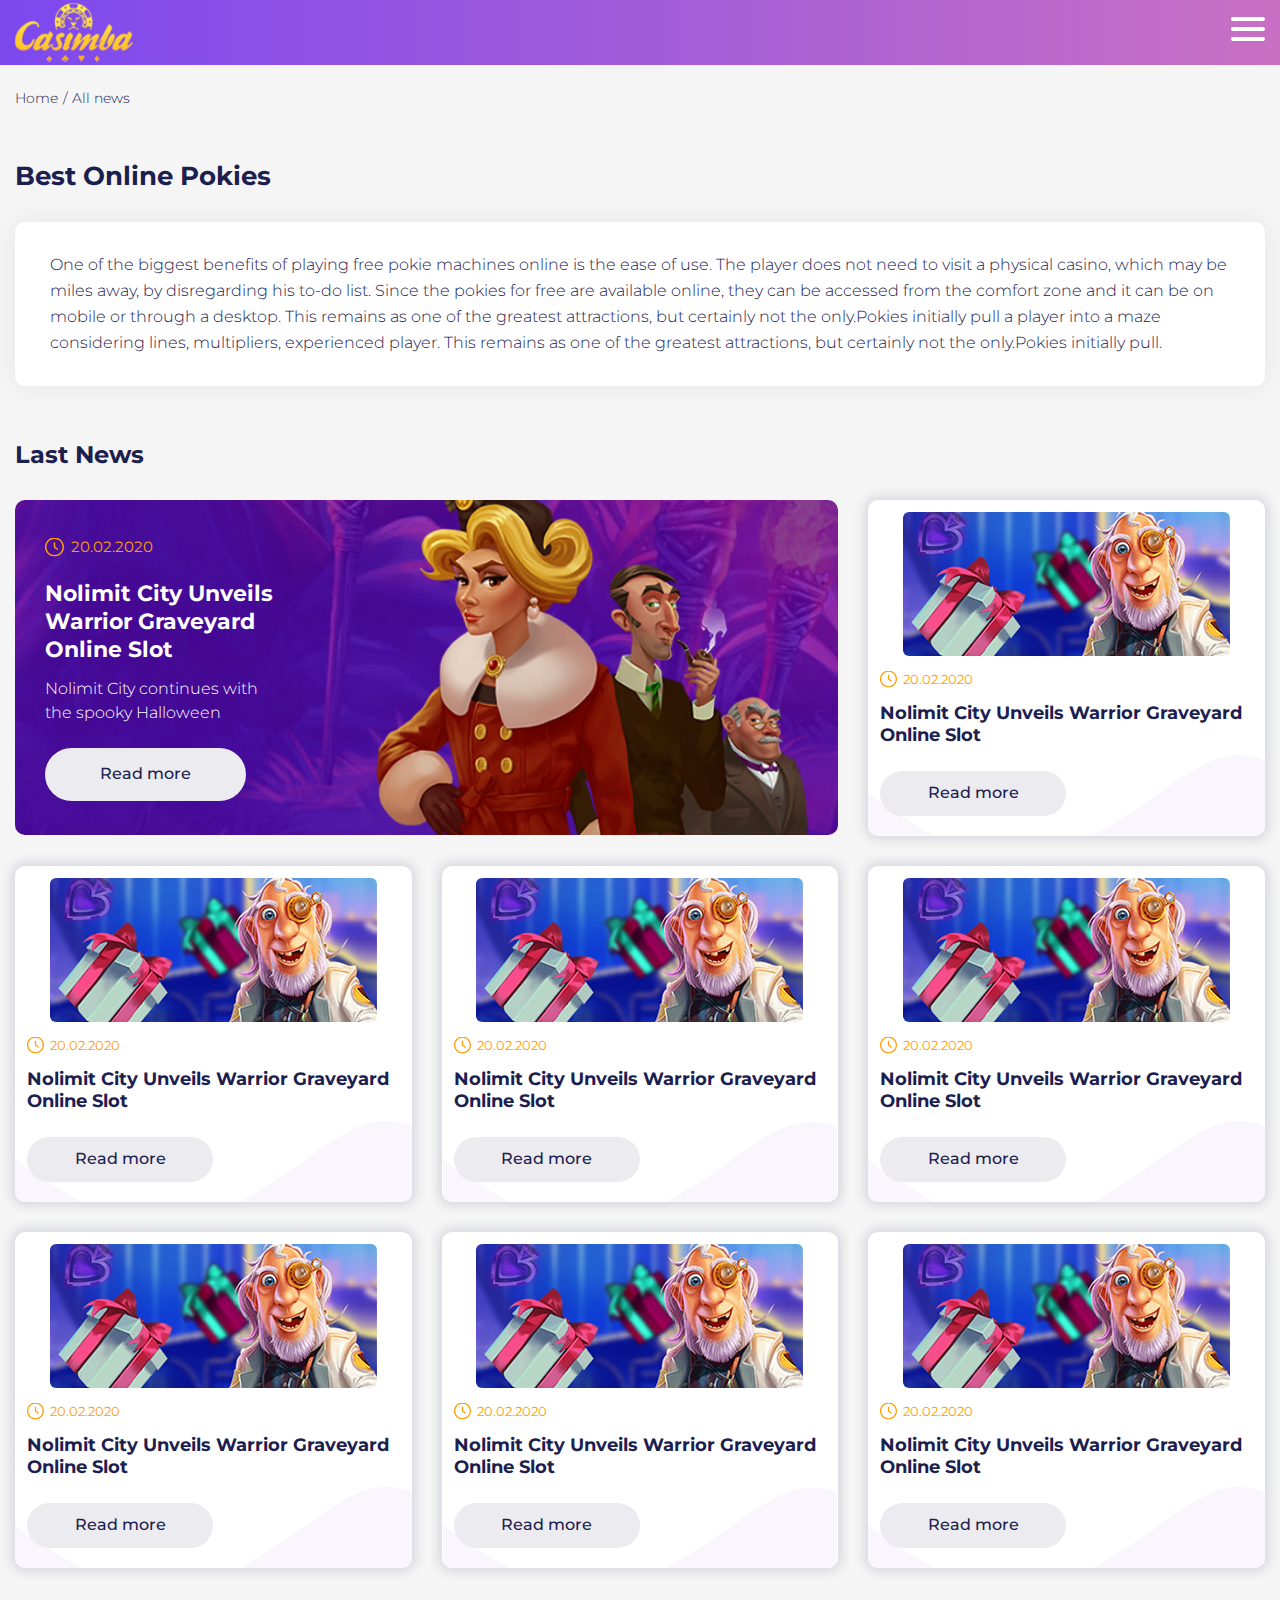
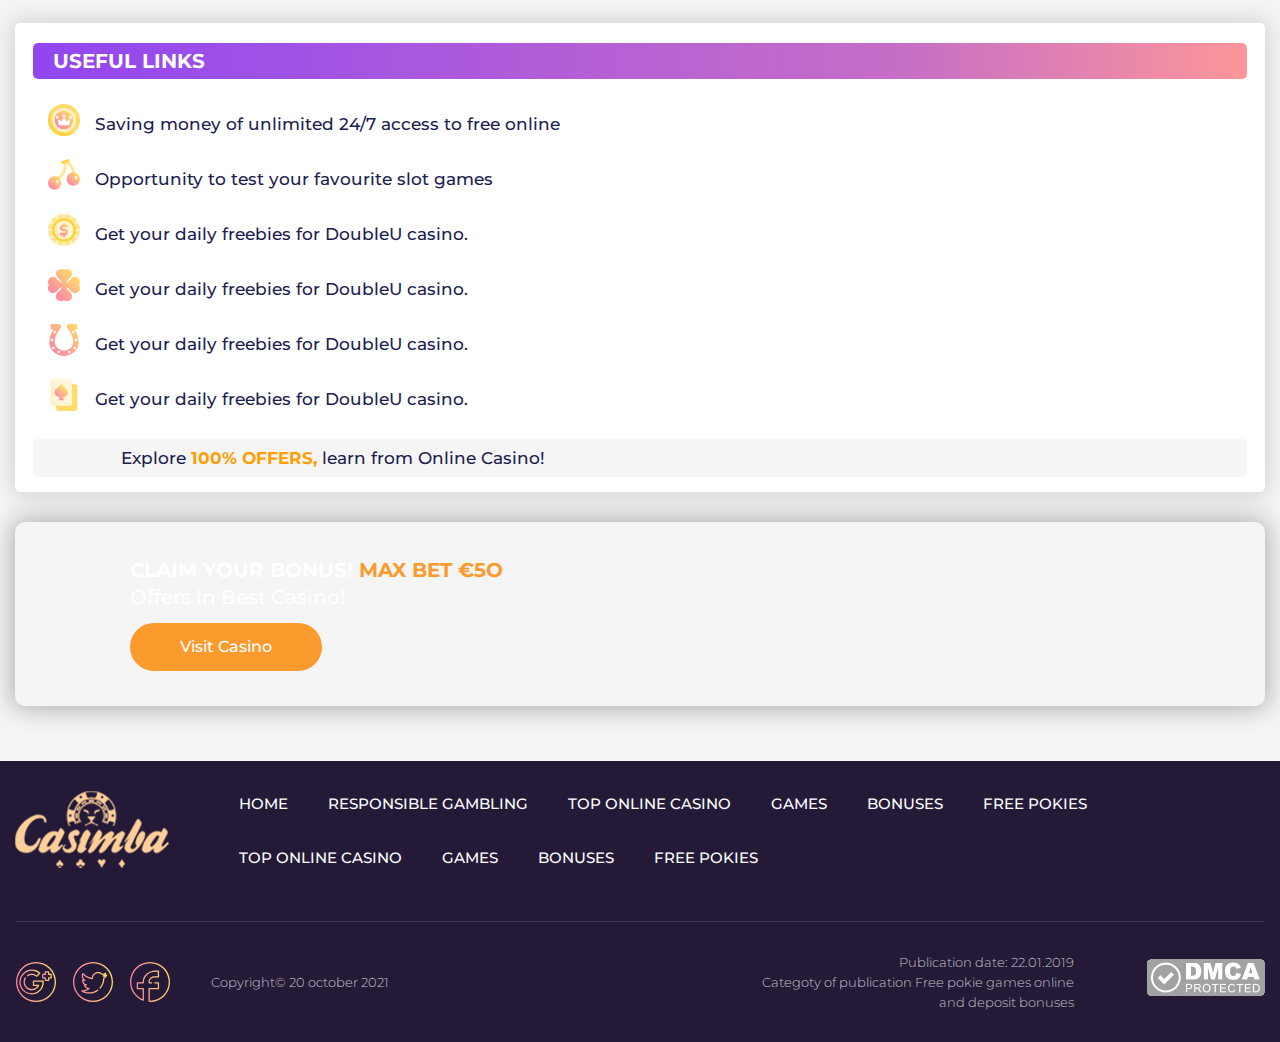
<file: news.html>
<!DOCTYPE html>
<html class="no-js" lang="ru">
  <head>
    <meta charset="utf-8"/>
    <meta http-equiv="x-ua-compatible" content="ie=edge"/>
    <title>test_template_3</title>
    <meta content="" name="description"/>
    <meta content="" name="keywords"/>
    <meta name="viewport" content="width=device-width, initial-scale=1.0"/>
    <meta content="telephone=no" name="format-detection"/>
    <meta name="HandheldFriendly" content="true"/><link href="https://fonts.googleapis.com/css2?family=Montserrat:wght@300;400;500;600;700&display=swap" rel="stylesheet">
    <link href="static/css/main.min.css" rel="stylesheet" type="text/css">
    <link rel="icon" type="image/x-icon" href="favicon.ico"/><!--[if lt IE 9 ]><script src="static/js/html5shiv-3.7.2.min.js" type="text/javascript"></script><meta content="no" http-equiv="imagetoolbar"><![endif]-->
  </head>
  <body>
    <div class="__cl-w-outer___"><!-- skin 1 -->
      <div class="__cl-w-inner___">
        <div class="is-hide">
          <div class="js-move-from" data-id="move-title">
            <h1 class="js-animate">Best Online Pokies</h1>
          </div>
          <div class="js-move-from" data-id="move-text">
            <p></p>
          </div>
        </div><!-- ********** c-menu-S-1 ********** -->
        <div class="c-menu-S-1">
          <header class="__cl-c-menu___ js-header __cl-c-menu--shadow___">
            <div class="__cl-w-center___ __cl-c-menu__center___"><a class="__cl-c-menu__logo___" href="#" aria-label="Home"><img src="static/img/general/logo.png" alt=""/></a>
              <button class="menuBtn __cl-c-menu__close-btn___ not-active js-close-btn" type="button" data-toggle="modal" data-target="#modal-menu" aria-label="menu button" aria-haspopup="true" aria-controls="modal-menu"></button>
              <div class="__cl-c-menu__main___">
                <button class="menuBtn __cl-c-menu__btn___ js-menu-btn" type="button" data-toggle="modal" data-target="#modal-menu" aria-label="menu button" aria-haspopup="true" aria-controls="modal-menu"></button>
                <div class="__cl-c-menu__modal___ modal fade js-modal-main" id="modal-menu" tabindex="-1" role="dialog" aria-labelledby="menuBtn">
                  <div class="__cl-c-menu__dialog___ modal-dialog" role="navigation">
                    <ul class="__cl-c-menu__nav___">
                      <li class="__cl-c-menu__item___ is-active"><a class="__cl-c-menu__link___" href="#" aria-label="Menu link">Home</a></li>
                      <li class="__cl-c-menu__item___"><a class="__cl-c-menu__link___" href="#" aria-label="Menu link">All Games</a></li>
                      <li class="__cl-c-menu__item___"><a class="__cl-c-menu__link___ __cl-c-menu__link--drop___ js-header-drop-btn" href="#" aria-label="All bonuses">Bonuses</a>
                        <button class="__cl-c-menu__link___ __cl-c-menu__link--drop___" id="drop-menu" data-toggle="dropdown" aria-expanded="false" aria-label="All bonuses" role="menuitem" aria-haspopup="true">All bonuses</button>
                        <div class="__cl-c-menu__sub___ dropdown-menu" aria-labelledby="#drop-menu">
                          <div class="__cl-c-menu__wrap___">
                            <div class="__cl-c-menu__sub-item___"><a class="__cl-c-menu__sub-a___" href="#" aria-label="Menu dropdown link">Gambling News</a></div>
                            <div class="__cl-c-menu__sub-item___"><a class="__cl-c-menu__sub-a___" href="#" aria-label="Menu dropdown link">The Best Microgaming Slots</a></div>
                            <div class="__cl-c-menu__sub-item___"><a class="__cl-c-menu__sub-a___" href="#" aria-label="Menu dropdown link">Casino Review</a></div>
                          </div>
                        </div>
                      </li>
                      <li class="__cl-c-menu__item___"><a class="__cl-c-menu__link___" href="#" aria-label="Menu link">Authors</a></li>
                      <li class="__cl-c-menu__item___"><a class="__cl-c-menu__link___" href="#" aria-label="Menu link">News</a></li>
                      <li class="__cl-c-menu__item___"><a class="__cl-c-menu__link___" href="#" aria-label="Menu link">Game hall</a></li>
                    </ul>
                    <div class="__cl-c-menu__social-box___"><!-- ********** c-social-S-1 ********** -->
                      <div class="c-social-S-1">
                        <ul class="__cl-c-social___">
                          <li class="__cl-c-social__item___"><a class="__cl-c-social__btn___ __cl-c-social__btn--gm___" href="#" aria-label="gmail button"></a></li>
                          <li class="__cl-c-social__item___"><a class="__cl-c-social__btn___ __cl-c-social__btn--tw___" href="#" aria-label="twitter button"></a></li>
                          <li class="__cl-c-social__item___"><a class="__cl-c-social__btn___ __cl-c-social__btn--fb___" href="#" aria-label="facebook button"></a></li>
                        </ul>
                      </div><!-- ********** c-social-S-1 ********** -->
                    </div>
                    <div class="__cl-c-menu__search-box___"><!-- ********** c-search-S-1 ********** -->
                      <div class="c-search-S-1">
                        <div class="__cl-c-search___">
                          <form class="__cl-c-search__form___" action="" name="filterSearch">
                            <input class="__cl-c-search__input___" placeholder="Search" value="" type="search" aria-label="Search"/>
                            <button class="__cl-c-search__icon___" type="submit" aria-label="Filter search"></button>
                          </form>
                        </div>
                      </div><!-- ********** c-search-S-1 ********** -->
                    </div>
                  </div>
                </div>
              </div>
            </div>
          </header>
        </div><!-- ********** c-menu-S-1 ********** -->
        <div class="__cl-w-page-section___ __cl-w-page-section--breadcrumbs___">
          <div class="__cl-w-center___"><!-- ********** c-breadcrumbs-S-1 ********** -->
            <div class="c-breadcrumbs-S-1">
              <div class="__cl-c-breadcrumbs___">
                <div class="__cl-c-breadcrumbs__mob___">
                  <div class="__cl-c-breadcrumbs__li__"><a class="__cl-c-breadcrumbs__link___" href="#" aria-label="Home">Home</a></div>
                </div>
                <div class="__cl-c-breadcrumbs__tablet___">
                  <div class="__cl-c-breadcrumbs__li___"><a class="__cl-c-breadcrumbs__link___ __cl-c-breadcrumbs__link--home___" href="#" aria-label="Home">Home</a>
                  </div>
                  <div class="__cl-c-breadcrumbs__li__"><span class="__cl-c-breadcrumbs__link___ __cl-c-breadcrumbs__link--current___">All news</span></div>
                </div>
              </div>
            </div><!-- ********** c-breadcrumbs-S-1 ********** -->
          </div>
        </div>
        <div class="__cl-w-page-section___">
          <div class="__cl-w-page-section__decor-box___ __cl-w-page-section__decor-box--top___"><img class="lazyload" src="static/img/general/cork.png" data-src="static/img/general/section-decor-1.png" alt=""></div>
          <div class="__cl-w-page-section__decor-box___ __cl-w-page-section__decor-box--bottom___"><img class="lazyload" src="static/img/general/cork.png" data-src="static/img/general/section-decor-2.png" alt=""></div>
          <div class="__cl-w-center___">
            <div class="__cl-c-columns___">
              <div class="__cl-c-columns__col___">
                <div class="__cl-c-h1___">
                  <div class="js-move-to" id="move-title"></div>
                </div>
                <div class="js-move-to" id="move-text"></div>
                <div class="__cl-c-text-box___">
                  <p>One of the biggest benefits of playing free pokie machines online is the ease of use. The player does not need to visit a physical casino, which may be miles away, by disregarding his to-do list. Since the pokies for free are available online, they can be accessed from the comfort zone and it can be on mobile or through a desktop. This remains as one of the greatest attractions, but certainly not the only.Pokies initially pull a player into a maze considering lines, multipliers, experienced player. This remains as one of the greatest attractions, but certainly not the only.Pokies initially pull.</p>
                </div>
                <div class="__cl-w-gap___">
                  <h2 class="__cl-c-h2___">Last News</h2><!-- ********** c-news-box-S-1 ********** -->
                  <div class="c-news-box-S-1">
                    <div class="__cl-c-news-box___ __cl-c-news-box--preview___">
                      <div class="__cl-c-news-box__grid___">
                        <div class="__cl-c-news-box__grid-item___ __cl-c-news-box__grid-item--main-news___">
                          <div class="__cl-c-main-news___">
                            <div class="__cl-c-main-news__news-box___">
                              <div class="__cl-c-main-news__bg___">
                                <picture>
                                  <source media="(min-width: 321px)" data-srcset="static/img/general/main-news.jpg"/>
                                  <source media="(min-width: 0px )" data-srcset="static/img/general/main-news-mob.jpg"/><img class="lazyload" src="static/img/general/cork.png" data-src="static/img/general/main-news.jpg" alt=""/>
                                </picture>
                              </div>
                              <div class="__cl-c-main-news__center___ __cl-w-center___">
                                <div class="__cl-c-main-news__content___">
                                  <div class="__cl-c-main-news__content___">
                                    <div class="__cl-c-main-news__date___">20.02.2020</div><a class="__cl-c-main-news__title___" href="#" aria-label="News title">Nolimit City Unveils Warrior Graveyard Online Slot</a>
                                    <div class="__cl-c-main-news__subtitle___">Nolimit City continues with the spooky Halloween</div>
                                    <div class="__cl-c-main-news__btn-box___"><a class="__cl-c-btn___ __cl-c-btn--secondary___ __cl-c-main-news__btn___" href="#" aria-label="Read more">Read more</a></div>
                                  </div>
                                </div>
                              </div>
                            </div>
                          </div>
                        </div>
                        <div class="__cl-c-news-box__grid-item___ __cl-c-news-box__grid-item--news___">
                          <div class="__cl-grid___">
                            <div class="__cl-grid__c-xxs-6___ __cl-grid__c-md-12___">
                              <div class="__cl-c-news___">
                                <div class="__cl-c-news__img-box___"><img class="lazyload" src="static/img/general/cork.png" data-src="static/img/general/news-1.jpg" alt=""/>
                                </div>
                                <div class="__cl-c-news__content-box___">
                                  <div class="__cl-c-news__date___">20.02.2020</div><a class="__cl-c-news__title___" href="#" aria-label="News title">Nolimit City Unveils Warrior Graveyard Online Slot</a>
                                  <div class="__cl-c-news__btn-box___"><a class="__cl-c-btn___ __cl-c-btn--secondary___ __cl-c-news__btn___" href="#" aria-label="Read more">Read more</a></div>
                                </div>
                              </div>
                            </div>
                            <div class="__cl-grid__c-xxs-6___ __cl-is-hide-to-xxs___ __cl-is-hide-md___">
                              <div class="__cl-c-news___">
                                <div class="__cl-c-news__img-box___"><img class="lazyload" src="static/img/general/cork.png" data-src="static/img/general/news-1.jpg" alt=""/>
                                </div>
                                <div class="__cl-c-news__content-box___">
                                  <div class="__cl-c-news__date___">20.02.2020</div><a class="__cl-c-news__title___" href="#" aria-label="News title">Nolimit City Unveils Warrior Graveyard Online Slot</a>
                                  <div class="__cl-c-news__btn-box___"><a class="__cl-c-btn___ __cl-c-btn--secondary___ __cl-c-news__btn___" href="#" aria-label="Read more">Read more</a></div>
                                </div>
                              </div>
                            </div>
                          </div>
                        </div>
                      </div>
                    </div>
                  </div><!-- ********** c-news-box-S-1 ********** --><!-- ********** c-news-box-S-1 ********** -->
                  <div class="c-news-box-S-1">
                    <div class="__cl-c-news-box___">
                      <div class="__cl-c-news-box__grid___ __cl-grid___">
                        <div class="__cl-c-news-box__grid-item___ __cl-grid__c-12___ __cl-grid__c-xxs-6___ __cl-grid__c-md-4___">
                          <div class="__cl-c-news___">
                            <div class="__cl-c-news__img-box___"><img class="lazyload" src="static/img/general/cork.png" data-src="static/img/general/news-1.jpg" alt=""/>
                            </div>
                            <div class="__cl-c-news__content-box___">
                              <div class="__cl-c-news__date___">20.02.2020</div><a class="__cl-c-news__title___" href="#" aria-label="News title">Nolimit City Unveils Warrior Graveyard Online Slot</a>
                              <div class="__cl-c-news__btn-box___"><a class="__cl-c-btn___ __cl-c-btn--secondary___ __cl-c-news__btn___" href="#" aria-label="Read more">Read more</a></div>
                            </div>
                          </div>
                        </div>
                        <div class="__cl-c-news-box__grid-item___ __cl-grid__c-12___ __cl-grid__c-xxs-6___ __cl-grid__c-md-4___">
                          <div class="__cl-c-news___">
                            <div class="__cl-c-news__img-box___"><img class="lazyload" src="static/img/general/cork.png" data-src="static/img/general/news-1.jpg" alt=""/>
                            </div>
                            <div class="__cl-c-news__content-box___">
                              <div class="__cl-c-news__date___">20.02.2020</div><a class="__cl-c-news__title___" href="#" aria-label="News title">Nolimit City Unveils Warrior Graveyard Online Slot</a>
                              <div class="__cl-c-news__btn-box___"><a class="__cl-c-btn___ __cl-c-btn--secondary___ __cl-c-news__btn___" href="#" aria-label="Read more">Read more</a></div>
                            </div>
                          </div>
                        </div>
                        <div class="__cl-c-news-box__grid-item___ __cl-grid__c-12___ __cl-grid__c-xxs-6___ __cl-grid__c-md-4___">
                          <div class="__cl-c-news___">
                            <div class="__cl-c-news__img-box___"><img class="lazyload" src="static/img/general/cork.png" data-src="static/img/general/news-1.jpg" alt=""/>
                            </div>
                            <div class="__cl-c-news__content-box___">
                              <div class="__cl-c-news__date___">20.02.2020</div><a class="__cl-c-news__title___" href="#" aria-label="News title">Nolimit City Unveils Warrior Graveyard Online Slot</a>
                              <div class="__cl-c-news__btn-box___"><a class="__cl-c-btn___ __cl-c-btn--secondary___ __cl-c-news__btn___" href="#" aria-label="Read more">Read more</a></div>
                            </div>
                          </div>
                        </div>
                        <div class="__cl-c-news-box__grid-item___ __cl-grid__c-12___ __cl-grid__c-xxs-6___ __cl-grid__c-md-4___">
                          <div class="__cl-c-news___">
                            <div class="__cl-c-news__img-box___"><img class="lazyload" src="static/img/general/cork.png" data-src="static/img/general/news-1.jpg" alt=""/>
                            </div>
                            <div class="__cl-c-news__content-box___">
                              <div class="__cl-c-news__date___">20.02.2020</div><a class="__cl-c-news__title___" href="#" aria-label="News title">Nolimit City Unveils Warrior Graveyard Online Slot</a>
                              <div class="__cl-c-news__btn-box___"><a class="__cl-c-btn___ __cl-c-btn--secondary___ __cl-c-news__btn___" href="#" aria-label="Read more">Read more</a></div>
                            </div>
                          </div>
                        </div>
                        <div class="__cl-c-news-box__grid-item___ __cl-grid__c-12___ __cl-grid__c-xxs-6___ __cl-grid__c-md-4___">
                          <div class="__cl-c-news___">
                            <div class="__cl-c-news__img-box___"><img class="lazyload" src="static/img/general/cork.png" data-src="static/img/general/news-1.jpg" alt=""/>
                            </div>
                            <div class="__cl-c-news__content-box___">
                              <div class="__cl-c-news__date___">20.02.2020</div><a class="__cl-c-news__title___" href="#" aria-label="News title">Nolimit City Unveils Warrior Graveyard Online Slot</a>
                              <div class="__cl-c-news__btn-box___"><a class="__cl-c-btn___ __cl-c-btn--secondary___ __cl-c-news__btn___" href="#" aria-label="Read more">Read more</a></div>
                            </div>
                          </div>
                        </div>
                        <div class="__cl-c-news-box__grid-item___ __cl-grid__c-12___ __cl-grid__c-xxs-6___ __cl-grid__c-md-4___">
                          <div class="__cl-c-news___">
                            <div class="__cl-c-news__img-box___"><img class="lazyload" src="static/img/general/cork.png" data-src="static/img/general/news-1.jpg" alt=""/>
                            </div>
                            <div class="__cl-c-news__content-box___">
                              <div class="__cl-c-news__date___">20.02.2020</div><a class="__cl-c-news__title___" href="#" aria-label="News title">Nolimit City Unveils Warrior Graveyard Online Slot</a>
                              <div class="__cl-c-news__btn-box___"><a class="__cl-c-btn___ __cl-c-btn--secondary___ __cl-c-news__btn___" href="#" aria-label="Read more">Read more</a></div>
                            </div>
                          </div>
                        </div>
                      </div>
                    </div>
                  </div><!-- ********** c-news-box-S-1 ********** -->
                </div>
              </div>
              <aside class="__cl-c-columns__col___ __cl-c-columns__col--side___">
                <div class="__cl-c-columns__inner___"><!-- ********** c-links-S-1 ********** -->
                  <div class="c-links-S-1">
                    <div class="__cl-c-links___ __cl-c-sidebar-box___">
                      <div class="__cl-c-links__title-box___">
                        <div class="__cl-c-links__title___">Useful links</div>
                        <div class="__cl-c-links__title-decor___"><img class="lazyload" src="static/img/general/cork.png" data-src="static/img/general/coins.png" alt=""/></div>
                      </div>
                      <div class="__cl-c-links__items-box___">
                        <div class="__cl-c-links__item___">
                          <div class="__cl-c-links__icon___ __cl-c-links__icon--casino-chip___"><img src="static/img/general/sprite.svg#casino-chip" alt=""/></div><a class="__cl-c-links__link___" href="#" aria-label="Useful link">Saving money of unlimited 24/7 access to free online</a>
                        </div>
                        <div class="__cl-c-links__item___">
                          <div class="__cl-c-links__icon___ __cl-c-links__icon--cherry___"><img src="static/img/general/sprite.svg#cherry" alt=""/></div><a class="__cl-c-links__link___" href="#" aria-label="Useful link">Opportunity to test your favourite slot games</a>
                        </div>
                        <div class="__cl-c-links__item___">
                          <div class="__cl-c-links__icon___ __cl-c-links__icon--chip___"><img src="static/img/general/sprite.svg#chip" alt=""/></div><a class="__cl-c-links__link___" href="#" aria-label="Useful link">Get your daily freebies for DoubleU casino.</a>
                        </div>
                        <div class="__cl-c-links__item___">
                          <div class="__cl-c-links__icon___ __cl-c-links__icon--clover___"><img src="static/img/general/sprite.svg#clover" alt=""/></div><a class="__cl-c-links__link___" href="#" aria-label="Useful link">Get your daily freebies for DoubleU casino.</a>
                        </div>
                        <div class="__cl-c-links__item___">
                          <div class="__cl-c-links__icon___ __cl-c-links__icon--horseshoe___"><img src="static/img/general/sprite.svg#horseshoe" alt=""/></div><a class="__cl-c-links__link___" href="#" aria-label="Useful link">Get your daily freebies for DoubleU casino.</a>
                        </div>
                        <div class="__cl-c-links__item___">
                          <div class="__cl-c-links__icon___ __cl-c-links__icon--poker-cards___"><img src="static/img/general/sprite.svg#poker-cards" alt=""/></div><a class="__cl-c-links__link___" href="#" aria-label="Useful link">Get your daily freebies for DoubleU casino.</a>
                        </div>
                      </div>
                      <div class="__cl-c-links__bonus-box___">
                        <div class="__cl-c-links__bonus-img___"><img class="lazyload" src="static/img/general/cork.png" data-src="static/img/general/gift.png" alt=""/></div>
                        <div class="__cl-c-links__bonus-text___">Explore <a href="#" class="__cl-c-links__bonus-link___" aria-label="Bonus link">100% offers,</a> learn from Online Casino!</div>
                      </div>
                      <div class="__cl-c-links__decor-box___"><img class="lazyload" src="static/img/general/cork.png" data-src="static/img/general/sidebar-decor.png" alt=""/></div>
                    </div>
                  </div><!-- ********** c-links-S-1 ********** -->
                </div>
                <div class="__cl-c-columns__sticky___">
                  <div class="__cl-w-gap-md___"><!-- ********** c-banner-casino-S-1 ********** -->
                    <div class="c-banner-casino-S-1">
                      <div class="__cl-c-banner-casino___">
                        <div class="__cl-c-banner-casino__banner-box___">
                          <div class="__cl-c-banner-casino__bg___">
                            <picture>
                              <source media="(min-width: 1365px )" data-srcset="static/img/general/banner-casino-bg.jpg"/>
                              <source media="(min-width: 321px)" data-srcset="static/img/general/banner-casino-bg-tablet.jpg"/>
                              <source media="(min-width: 0px )" data-srcset="static/img/general/banner-casino-bg.jpg"/><img class="lazyload" src="static/img/general/cork.png" data-src="static/img/general/banner-casino-bg.jpg" alt=""/>
                            </picture>
                          </div>
                          <div class="__cl-c-banner-casino__center___ __cl-w-center___">
                            <div class="__cl-c-banner-casino__content___">
                              <div class="__cl-c-banner-casino__title___">CLAIM YOUR BONUS! <span class="__cl-c-banner-casino__bonus___">Max Bet €5o</span></div>
                              <div class="__cl-c-banner-casino__subtitle___">Offers in Best Casino!</div>
                              <div class="__cl-c-banner-casino__btn-box___"><a class="__cl-c-btn___ __cl-c-btn--main___ __cl-c-banner-casino__btn___" href="#" aria-label="Visit Casino">Visit Casino</a></div>
                            </div>
                          </div>
                        </div>
                      </div>
                    </div><!-- ********** c-banner-casino-S-1 ********** -->
                  </div>
                </div>
              </aside>
            </div>
          </div>
        </div>
      </div><!-- ********** c-footer-S-1 ********** -->
      <footer class="c-footer-S-1 js-footer js-box-arrow">
        <div class="__cl-c-footer___">
          <div class="__cl-w-center___">
            <div class="__cl-c-footer__main___"><a class="__cl-c-footer__logo___" href="#" aria-label="Home"><img src="static/img/general/logo-footer.png" alt=""/></a>
              <ul class="__cl-c-footer__nav___">
                <li class="__cl-c-footer__item___"><a class="__cl-c-footer__link___" href="#" aria-label="Footer-menu link">Home</a></li>
                <li class="__cl-c-footer__item___"><a class="__cl-c-footer__link___" href="#" aria-label="Footer-menu link">Responsible Gambling</a></li>
                <li class="__cl-c-footer__item___"><a class="__cl-c-footer__link___" href="#" aria-label="Footer-menu link">Top online casino</a></li>
                <li class="__cl-c-footer__item___"><a class="__cl-c-footer__link___" href="#" aria-label="Footer-menu link">Games</a></li>
                <li class="__cl-c-footer__item___"><a class="__cl-c-footer__link___" href="#" aria-label="Footer-menu link">Bonuses</a></li>
                <li class="__cl-c-footer__item___"><a class="__cl-c-footer__link___" href="#" aria-label="Footer-menu link">Free pokies</a></li>
                <li class="__cl-c-footer__item___"><a class="__cl-c-footer__link___" href="#" aria-label="Footer-menu link">Top online casino</a></li>
                <li class="__cl-c-footer__item___"><a class="__cl-c-footer__link___" href="#" aria-label="Footer-menu link">Games</a></li>
                <li class="__cl-c-footer__item___"><a class="__cl-c-footer__link___" href="#" aria-label="Footer-menu link">Bonuses</a></li>
                <li class="__cl-c-footer__item___"><a class="__cl-c-footer__link___" href="#" aria-label="Footer-menu link">Free pokies</a></li>
              </ul>
            </div>
            <div class="__cl-c-footer__18-box___">
              <div class="__cl-c-footer__social-box___"><!-- ********** c-social-S-1 ********** -->
                <div class="c-social-S-1">
                  <ul class="__cl-c-social___">
                    <li class="__cl-c-social__item___"><a class="__cl-c-social__btn___ __cl-c-social__btn--gm___" href="#" aria-label="gmail button"></a></li>
                    <li class="__cl-c-social__item___"><a class="__cl-c-social__btn___ __cl-c-social__btn--tw___" href="#" aria-label="twitter button"></a></li>
                    <li class="__cl-c-social__item___"><a class="__cl-c-social__btn___ __cl-c-social__btn--fb___" href="#" aria-label="facebook button"></a></li>
                  </ul>
                </div><!-- ********** c-social-S-1 ********** -->
              </div>
              <div class="__cl-c-footer__warning___">
                <div class="__cl-c-footer__warning-box___">
                  <div class="__cl-c-footer__warning-text___">Publication date: 22.01.2019 <br>Categoty of publication Free pokie games online and  deposit bonuses</div>
                  <div class="__cl-c-footer__img-box___"><span class="__cl-c-footer__dmca___"><a href="#" aria-label="dmca"><img src="static/img/general/dmca.png" alt=""/></a></span><span class="__cl-c-footer__18-img___"><img class="lazyload" src="static/img/general/cork.png" data-src="static/img/general/18+.png" alt=""/></span></div>
                </div>
                <div class="__cl-c-footer__copy___">Copyright© 20 october 2021</div>
              </div>
            </div>
          </div>
        </div>
      </footer><!-- ********** c-footer-S-1 ********** -->
    </div>
    <script>
      document.addEventListener("DOMContentLoaded", moveElem);
      function moveElem() {
          var elem = document.querySelectorAll('.js-move-from');
      
          for (var i = 0; i < elem.length; i++) {
              var currentId = elem[i].getAttribute('data-id');
              var content = elem[i].innerHTML;
              elem[i].innerHTML = '';
              var moveTo = document.querySelector('.js-move-to[id=' + currentId + ']');
              moveTo.innerHTML = content;
          }
      }
      
    </script>
    <script src="static/js/jquery-3.1.1.min.js"></script>
    <script src="static/js/bs-plugins.js"></script>
    <script src="static/js/bootstrap-tabcollapse.js"></script>
    <script src="static/js/lazysizes.min.js"></script>
    <script src="static/js/slick.min.js"></script>
    <script src="static/js/jquery.validate.min.js"></script>
    <script src="static/js/jquery.mCustomScrollbar.concat.min.js"></script>
    <script src="static/js/jquery.fancybox.pack.js"></script>
    <script src="static/js/jquery.fancybox-media.js"></script>
    <script src="static/js/custom.js"></script>
  </body>
</html>
</file>
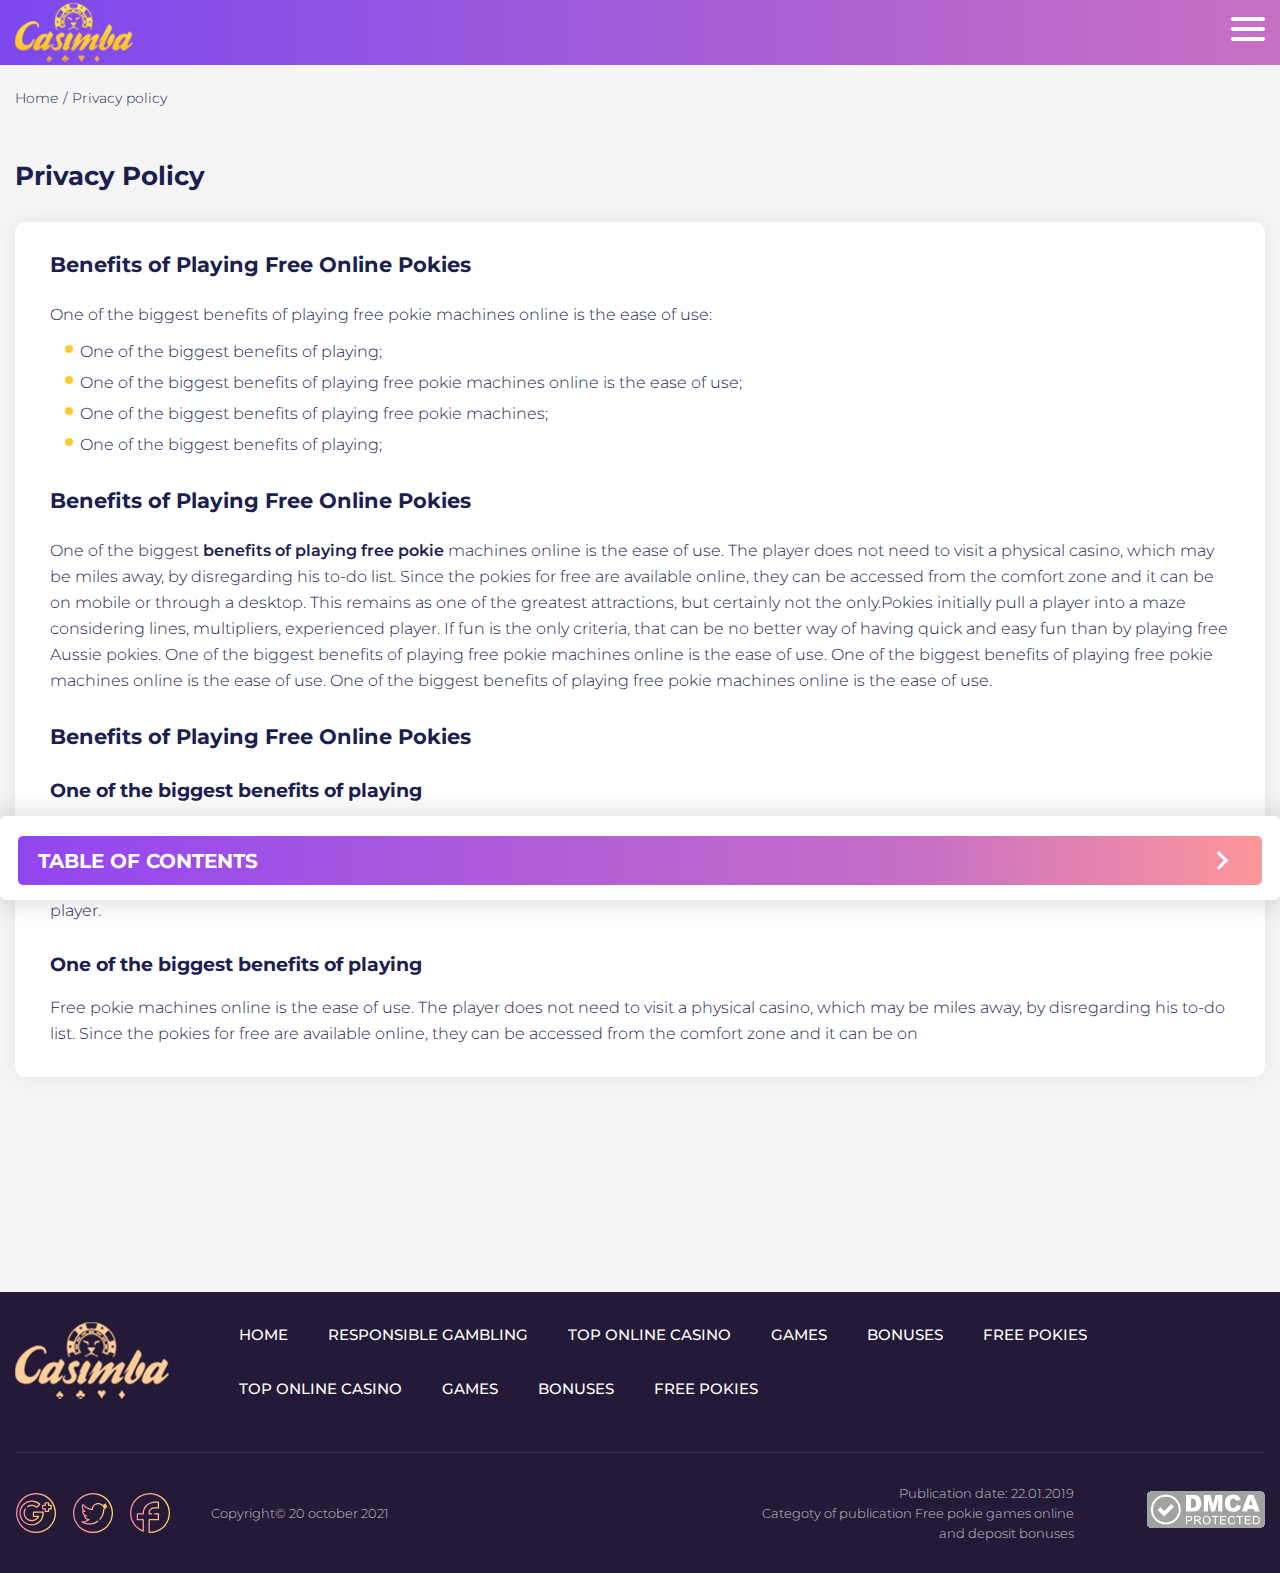
<file: privacy-policy.html>
<!DOCTYPE html>
<html class="no-js" lang="ru">
  <head>
    <meta charset="utf-8"/>
    <meta http-equiv="x-ua-compatible" content="ie=edge"/>
    <title>test_template_3</title>
    <meta content="" name="description"/>
    <meta content="" name="keywords"/>
    <meta name="viewport" content="width=device-width, initial-scale=1.0"/>
    <meta content="telephone=no" name="format-detection"/>
    <meta name="HandheldFriendly" content="true"/><link href="https://fonts.googleapis.com/css2?family=Montserrat:wght@300;400;500;600;700&display=swap" rel="stylesheet">
    <link href="static/css/main.min.css" rel="stylesheet" type="text/css">
    <link rel="icon" type="image/x-icon" href="favicon.ico"/><!--[if lt IE 9 ]><script src="static/js/html5shiv-3.7.2.min.js" type="text/javascript"></script><meta content="no" http-equiv="imagetoolbar"><![endif]-->
  </head>
  <body>
    <div class="__cl-w-outer___"><!-- skin 1 -->
      <div class="__cl-w-inner___">
        <div class="is-hide">
          <div class="js-move-from" data-id="move-title">
            <h1 class="js-animate">Privacy Policy</h1>
          </div>
          <div class="js-move-from" data-id="move-text">
            <p></p>
          </div>
        </div><!-- ********** c-menu-S-1 ********** -->
        <div class="c-menu-S-1">
          <header class="__cl-c-menu___ js-header __cl-c-menu--shadow___">
            <div class="__cl-w-center___ __cl-c-menu__center___"><a class="__cl-c-menu__logo___" href="#" aria-label="Home"><img src="static/img/general/logo.png" alt=""/></a>
              <button class="menuBtn __cl-c-menu__close-btn___ not-active js-close-btn" type="button" data-toggle="modal" data-target="#modal-menu" aria-label="menu button" aria-haspopup="true" aria-controls="modal-menu"></button>
              <div class="__cl-c-menu__main___">
                <button class="menuBtn __cl-c-menu__btn___ js-menu-btn" type="button" data-toggle="modal" data-target="#modal-menu" aria-label="menu button" aria-haspopup="true" aria-controls="modal-menu"></button>
                <div class="__cl-c-menu__modal___ modal fade js-modal-main" id="modal-menu" tabindex="-1" role="dialog" aria-labelledby="menuBtn">
                  <div class="__cl-c-menu__dialog___ modal-dialog" role="navigation">
                    <ul class="__cl-c-menu__nav___">
                      <li class="__cl-c-menu__item___ is-active"><a class="__cl-c-menu__link___" href="#" aria-label="Menu link">Home</a></li>
                      <li class="__cl-c-menu__item___"><a class="__cl-c-menu__link___" href="#" aria-label="Menu link">All Games</a></li>
                      <li class="__cl-c-menu__item___"><a class="__cl-c-menu__link___ __cl-c-menu__link--drop___ js-header-drop-btn" href="#" aria-label="All bonuses">Bonuses</a>
                        <button class="__cl-c-menu__link___ __cl-c-menu__link--drop___" id="drop-menu" data-toggle="dropdown" aria-expanded="false" aria-label="All bonuses" role="menuitem" aria-haspopup="true">All bonuses</button>
                        <div class="__cl-c-menu__sub___ dropdown-menu" aria-labelledby="#drop-menu">
                          <div class="__cl-c-menu__wrap___">
                            <div class="__cl-c-menu__sub-item___"><a class="__cl-c-menu__sub-a___" href="#" aria-label="Menu dropdown link">Gambling News</a></div>
                            <div class="__cl-c-menu__sub-item___"><a class="__cl-c-menu__sub-a___" href="#" aria-label="Menu dropdown link">The Best Microgaming Slots</a></div>
                            <div class="__cl-c-menu__sub-item___"><a class="__cl-c-menu__sub-a___" href="#" aria-label="Menu dropdown link">Casino Review</a></div>
                          </div>
                        </div>
                      </li>
                      <li class="__cl-c-menu__item___"><a class="__cl-c-menu__link___" href="#" aria-label="Menu link">Authors</a></li>
                      <li class="__cl-c-menu__item___"><a class="__cl-c-menu__link___" href="#" aria-label="Menu link">News</a></li>
                      <li class="__cl-c-menu__item___"><a class="__cl-c-menu__link___" href="#" aria-label="Menu link">Game hall</a></li>
                    </ul>
                    <div class="__cl-c-menu__social-box___"><!-- ********** c-social-S-1 ********** -->
                      <div class="c-social-S-1">
                        <ul class="__cl-c-social___">
                          <li class="__cl-c-social__item___"><a class="__cl-c-social__btn___ __cl-c-social__btn--gm___" href="#" aria-label="gmail button"></a></li>
                          <li class="__cl-c-social__item___"><a class="__cl-c-social__btn___ __cl-c-social__btn--tw___" href="#" aria-label="twitter button"></a></li>
                          <li class="__cl-c-social__item___"><a class="__cl-c-social__btn___ __cl-c-social__btn--fb___" href="#" aria-label="facebook button"></a></li>
                        </ul>
                      </div><!-- ********** c-social-S-1 ********** -->
                    </div>
                    <div class="__cl-c-menu__search-box___"><!-- ********** c-search-S-1 ********** -->
                      <div class="c-search-S-1">
                        <div class="__cl-c-search___">
                          <form class="__cl-c-search__form___" action="" name="filterSearch">
                            <input class="__cl-c-search__input___" placeholder="Search" value="" type="search" aria-label="Search"/>
                            <button class="__cl-c-search__icon___" type="submit" aria-label="Filter search"></button>
                          </form>
                        </div>
                      </div><!-- ********** c-search-S-1 ********** -->
                    </div>
                  </div>
                </div>
              </div>
            </div>
          </header>
        </div><!-- ********** c-menu-S-1 ********** -->
        <div class="__cl-w-page-section___ __cl-w-page-section--breadcrumbs___">
          <div class="__cl-w-center___"><!-- ********** c-breadcrumbs-S-1 ********** -->
            <div class="c-breadcrumbs-S-1">
              <div class="__cl-c-breadcrumbs___">
                <div class="__cl-c-breadcrumbs__mob___">
                  <div class="__cl-c-breadcrumbs__li__"><a class="__cl-c-breadcrumbs__link___" href="#" aria-label="Home">Home</a></div>
                </div>
                <div class="__cl-c-breadcrumbs__tablet___">
                  <div class="__cl-c-breadcrumbs__li___"><a class="__cl-c-breadcrumbs__link___ __cl-c-breadcrumbs__link--home___" href="#" aria-label="Home">Home</a>
                  </div>
                  <div class="__cl-c-breadcrumbs__li__"><span class="__cl-c-breadcrumbs__link___ __cl-c-breadcrumbs__link--current___">Privacy policy</span></div>
                </div>
              </div>
            </div><!-- ********** c-breadcrumbs-S-1 ********** -->
          </div>
        </div>
        <div class="__cl-w-page-section___">
          <div class="__cl-w-page-section__decor-box___ __cl-w-page-section__decor-box--top___"><img class="lazyload" src="static/img/general/cork.png" data-src="static/img/general/section-decor-1.png" alt=""></div>
          <div class="__cl-w-center___">
            <div class="__cl-c-columns___">
              <div class="__cl-c-columns__col___">
                <div class="__cl-c-h1___">
                  <div class="js-move-to" id="move-title"></div>
                </div>
                <div class="js-move-to" id="move-text"></div>
                <div class="__cl-c-text-box___">
                  <h2 class="__cl-c-h2___ __cl-c-h2--block___">Benefits of Playing Free Online Pokies</h2>
                  <p>One of the biggest benefits of playing free pokie machines online is the ease of use:</p>
                  <ul>
                    <li>One of the biggest benefits of playing;</li>
                    <li>One of the biggest benefits of playing free pokie machines online is the ease of use;</li>
                    <li>One of the biggest benefits of playing free pokie machines;</li>
                    <li>One of the biggest benefits of playing;</li>
                  </ul>
                  <h2 class="__cl-c-h2___ __cl-c-h2--block___">Benefits of Playing Free Online Pokies</h2>
                  <p>One of the biggest <a href="#">benefits of playing free pokie</a> machines online is the ease of use. The player does not need to visit a physical casino, which may be miles away, by disregarding his to-do list. Since the pokies for free are available online, they can be accessed from the comfort zone and it can be on mobile or through a desktop. This remains as one of the greatest attractions, but certainly not the only.Pokies initially pull a player into a maze considering lines, multipliers, experienced player. If fun is the only criteria, that can be no better way of having quick and easy fun than by playing free Aussie pokies. One of the biggest benefits of playing free pokie machines online is the ease of use. One of the biggest benefits of playing free pokie machines online is the ease of use. One of the biggest benefits of playing free pokie machines online is the ease of use.</p>
                  <h2 class="__cl-c-h2___ __cl-c-h2--block___">Benefits of Playing Free Online Pokies</h2>
                  <h3 class="__cl-c-h3___">One of the biggest benefits of playing</h3>
                  <p>Free pokie machines online is the ease of use. <a href="#">The player does not need</a> to visit a physical casino, which may be miles away, by disregarding his to-do list. Since the pokies for free are available online, they can be accessed from the comfort zone and it can be on mobile or through a desktop. This remains as one of the greatest attractions, but certainly not the only.Pokies initially pull a player into a maze considering lines, multipliers, experienced player.</p>
                  <h3 class="__cl-c-h3___">One of the biggest benefits of playing</h3>
                  <p>Free pokie machines online is the ease of use. The player does not need to visit a physical casino, which may be miles away, by disregarding his to-do list. Since the pokies for free are available online, they can be accessed from the comfort zone and it can be on</p>
                </div>
              </div>
              <aside class="__cl-c-columns__col___ __cl-c-columns__col--side___">
                <div class="__cl-c-columns__sticky___">
                  <div class="__cl-c-columns__contents___ __cl-c-columns__contents--nopddng___"><!-- ********** c-contents-S-1 ********** -->
                    <div class="c-contents-S-1">
                      <div class="__cl-c-contents___ __cl-c-sidebar-box___ js-contents-fixed">
                        <div class="__cl-c-contents__title___ js-contents-title" type="button" data-toggle="collapse" data-target="#contents" aria-expanded="false" aria-controls="contents" aria-label="Collapse text button">TABLE OF CONTENTS</div>
                        <div class="__cl-c-contents__collapse-box___">
                          <div class="__cl-c-contents__collapse___ js-collapse-contents collapse" id="contents">
                            <ul class="__cl-c-contents__list___">
                              <li class="__cl-c-contents__item___"><a class="__cl-c-contents__link___ js-to-item" href="#contents-el-0" aria-label="">Real money slot types</a></li>
                              <li class="__cl-c-contents__item___"><a class="__cl-c-contents__link___ js-to-item" href="#contents-el-1" aria-label="">Bonuses, promotion and jackpots</a></li>
                              <li class="__cl-c-contents__item___"><a class="__cl-c-contents__link___ js-to-item" href="#contents-el-2" aria-label="">How we review online casino</a></li>
                              <li class="__cl-c-contents__item___"><a class="__cl-c-contents__link___ js-to-item" href="#contents-el-3" aria-label="">Real money slots FAQ</a></li>
                              <li class="__cl-c-contents__item___"><a class="__cl-c-contents__link___ js-to-item" href="#contents-el-4" aria-label="">Last casinos news</a></li>
                              <li class="__cl-c-contents__item___"><a class="__cl-c-contents__link___ js-to-item" href="#contents-el-5" aria-label="">Get your daily freebies for Double casinos</a></li>
                            </ul>
                          </div>
                        </div>
                      </div>
                    </div><!-- ********** c-contents-S-1 ********** -->
                  </div>
                </div>
              </aside>
            </div>
          </div>
        </div>
      </div><!-- ********** c-footer-S-1 ********** -->
      <footer class="c-footer-S-1 js-footer js-box-arrow __cl-w-footer___">
        <div class="__cl-c-footer___">
          <div class="__cl-w-center___">
            <div class="__cl-c-footer__main___"><a class="__cl-c-footer__logo___" href="#" aria-label="Home"><img src="static/img/general/logo-footer.png" alt=""/></a>
              <ul class="__cl-c-footer__nav___">
                <li class="__cl-c-footer__item___"><a class="__cl-c-footer__link___" href="#" aria-label="Footer-menu link">Home</a></li>
                <li class="__cl-c-footer__item___"><a class="__cl-c-footer__link___" href="#" aria-label="Footer-menu link">Responsible Gambling</a></li>
                <li class="__cl-c-footer__item___"><a class="__cl-c-footer__link___" href="#" aria-label="Footer-menu link">Top online casino</a></li>
                <li class="__cl-c-footer__item___"><a class="__cl-c-footer__link___" href="#" aria-label="Footer-menu link">Games</a></li>
                <li class="__cl-c-footer__item___"><a class="__cl-c-footer__link___" href="#" aria-label="Footer-menu link">Bonuses</a></li>
                <li class="__cl-c-footer__item___"><a class="__cl-c-footer__link___" href="#" aria-label="Footer-menu link">Free pokies</a></li>
                <li class="__cl-c-footer__item___"><a class="__cl-c-footer__link___" href="#" aria-label="Footer-menu link">Top online casino</a></li>
                <li class="__cl-c-footer__item___"><a class="__cl-c-footer__link___" href="#" aria-label="Footer-menu link">Games</a></li>
                <li class="__cl-c-footer__item___"><a class="__cl-c-footer__link___" href="#" aria-label="Footer-menu link">Bonuses</a></li>
                <li class="__cl-c-footer__item___"><a class="__cl-c-footer__link___" href="#" aria-label="Footer-menu link">Free pokies</a></li>
              </ul>
            </div>
            <div class="__cl-c-footer__18-box___">
              <div class="__cl-c-footer__social-box___"><!-- ********** c-social-S-1 ********** -->
                <div class="c-social-S-1">
                  <ul class="__cl-c-social___">
                    <li class="__cl-c-social__item___"><a class="__cl-c-social__btn___ __cl-c-social__btn--gm___" href="#" aria-label="gmail button"></a></li>
                    <li class="__cl-c-social__item___"><a class="__cl-c-social__btn___ __cl-c-social__btn--tw___" href="#" aria-label="twitter button"></a></li>
                    <li class="__cl-c-social__item___"><a class="__cl-c-social__btn___ __cl-c-social__btn--fb___" href="#" aria-label="facebook button"></a></li>
                  </ul>
                </div><!-- ********** c-social-S-1 ********** -->
              </div>
              <div class="__cl-c-footer__warning___">
                <div class="__cl-c-footer__warning-box___">
                  <div class="__cl-c-footer__warning-text___">Publication date: 22.01.2019 <br>Categoty of publication Free pokie games online and  deposit bonuses</div>
                  <div class="__cl-c-footer__img-box___"><span class="__cl-c-footer__dmca___"><a href="#" aria-label="dmca"><img src="static/img/general/dmca.png" alt=""/></a></span><span class="__cl-c-footer__18-img___"><img class="lazyload" src="static/img/general/cork.png" data-src="static/img/general/18+.png" alt=""/></span></div>
                </div>
                <div class="__cl-c-footer__copy___">Copyright© 20 october 2021</div>
              </div>
            </div>
          </div>
        </div>
      </footer><!-- ********** c-footer-S-1 ********** -->
    </div>
    <script>
      document.addEventListener("DOMContentLoaded", moveElem);
      function moveElem() {
          var elem = document.querySelectorAll('.js-move-from');
      
          for (var i = 0; i < elem.length; i++) {
              var currentId = elem[i].getAttribute('data-id');
              var content = elem[i].innerHTML;
              elem[i].innerHTML = '';
              var moveTo = document.querySelector('.js-move-to[id=' + currentId + ']');
              moveTo.innerHTML = content;
          }
      }
      
    </script>
    <script src="static/js/jquery-3.1.1.min.js"></script>
    <script src="static/js/bs-plugins.js"></script>
    <script src="static/js/bootstrap-tabcollapse.js"></script>
    <script src="static/js/lazysizes.min.js"></script>
    <script src="static/js/slick.min.js"></script>
    <script src="static/js/jquery.validate.min.js"></script>
    <script src="static/js/jquery.mCustomScrollbar.concat.min.js"></script>
    <script src="static/js/jquery.fancybox.pack.js"></script>
    <script src="static/js/jquery.fancybox-media.js"></script>
    <script src="static/js/custom.js"></script>
  </body>
</html>
</file>
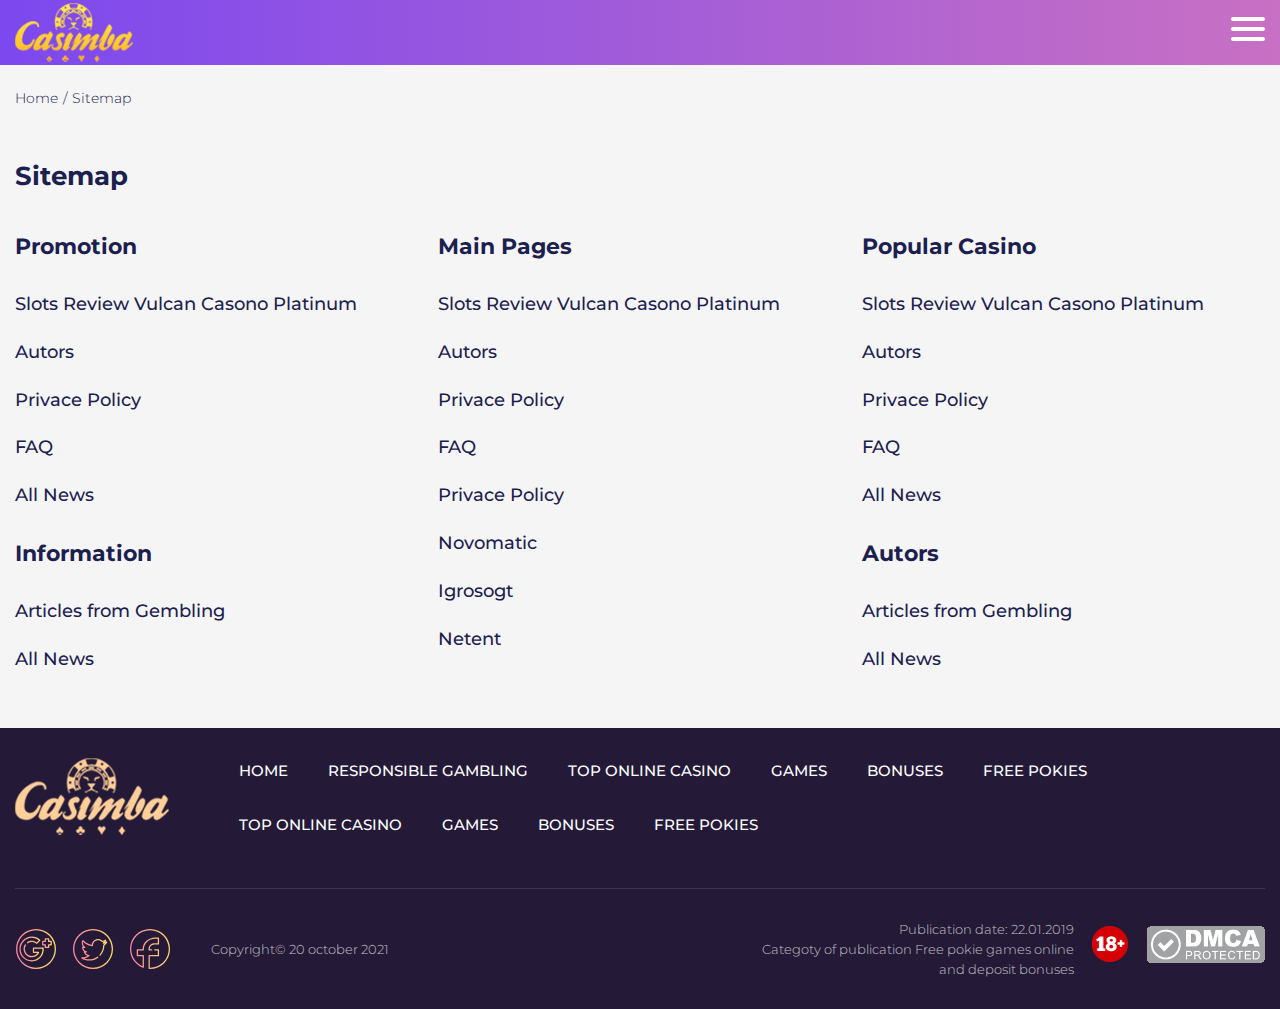
<file: sitemap.html>
<!DOCTYPE html>
<html class="no-js" lang="ru">
  <head>
    <meta charset="utf-8"/>
    <meta http-equiv="x-ua-compatible" content="ie=edge"/>
    <title>test_template_3</title>
    <meta content="" name="description"/>
    <meta content="" name="keywords"/>
    <meta name="viewport" content="width=device-width, initial-scale=1.0"/>
    <meta content="telephone=no" name="format-detection"/>
    <meta name="HandheldFriendly" content="true"/><link href="https://fonts.googleapis.com/css2?family=Montserrat:wght@300;400;500;600;700&display=swap" rel="stylesheet">
    <link href="static/css/main.min.css" rel="stylesheet" type="text/css">
    <link rel="icon" type="image/x-icon" href="favicon.ico"/><!--[if lt IE 9 ]><script src="static/js/html5shiv-3.7.2.min.js" type="text/javascript"></script><meta content="no" http-equiv="imagetoolbar"><![endif]-->
  </head>
  <body>
    <div class="__cl-w-outer___"><!-- skin 1 -->
      <div class="__cl-w-inner___">
        <div class="is-hide">
          <div class="js-move-from" data-id="move-title">
            <h1 class="js-animate">Sitemap</h1>
          </div>
          <div class="js-move-from" data-id="move-text">
            <p></p>
          </div>
        </div><!-- ********** c-menu-S-1 ********** -->
        <div class="c-menu-S-1">
          <header class="__cl-c-menu___ js-header __cl-c-menu--shadow___">
            <div class="__cl-w-center___ __cl-c-menu__center___"><a class="__cl-c-menu__logo___" href="#" aria-label="Home"><img src="static/img/general/logo.png" alt=""/></a>
              <button class="menuBtn __cl-c-menu__close-btn___ not-active js-close-btn" type="button" data-toggle="modal" data-target="#modal-menu" aria-label="menu button" aria-haspopup="true" aria-controls="modal-menu"></button>
              <div class="__cl-c-menu__main___">
                <button class="menuBtn __cl-c-menu__btn___ js-menu-btn" type="button" data-toggle="modal" data-target="#modal-menu" aria-label="menu button" aria-haspopup="true" aria-controls="modal-menu"></button>
                <div class="__cl-c-menu__modal___ modal fade js-modal-main" id="modal-menu" tabindex="-1" role="dialog" aria-labelledby="menuBtn">
                  <div class="__cl-c-menu__dialog___ modal-dialog" role="navigation">
                    <ul class="__cl-c-menu__nav___">
                      <li class="__cl-c-menu__item___ is-active"><a class="__cl-c-menu__link___" href="#" aria-label="Menu link">Home</a></li>
                      <li class="__cl-c-menu__item___"><a class="__cl-c-menu__link___" href="#" aria-label="Menu link">All Games</a></li>
                      <li class="__cl-c-menu__item___"><a class="__cl-c-menu__link___ __cl-c-menu__link--drop___ js-header-drop-btn" href="#" aria-label="All bonuses">Bonuses</a>
                        <button class="__cl-c-menu__link___ __cl-c-menu__link--drop___" id="drop-menu" data-toggle="dropdown" aria-expanded="false" aria-label="All bonuses" role="menuitem" aria-haspopup="true">All bonuses</button>
                        <div class="__cl-c-menu__sub___ dropdown-menu" aria-labelledby="#drop-menu">
                          <div class="__cl-c-menu__wrap___">
                            <div class="__cl-c-menu__sub-item___"><a class="__cl-c-menu__sub-a___" href="#" aria-label="Menu dropdown link">Gambling News</a></div>
                            <div class="__cl-c-menu__sub-item___"><a class="__cl-c-menu__sub-a___" href="#" aria-label="Menu dropdown link">The Best Microgaming Slots</a></div>
                            <div class="__cl-c-menu__sub-item___"><a class="__cl-c-menu__sub-a___" href="#" aria-label="Menu dropdown link">Casino Review</a></div>
                          </div>
                        </div>
                      </li>
                      <li class="__cl-c-menu__item___"><a class="__cl-c-menu__link___" href="#" aria-label="Menu link">Authors</a></li>
                      <li class="__cl-c-menu__item___"><a class="__cl-c-menu__link___" href="#" aria-label="Menu link">News</a></li>
                      <li class="__cl-c-menu__item___"><a class="__cl-c-menu__link___" href="#" aria-label="Menu link">Game hall</a></li>
                    </ul>
                    <div class="__cl-c-menu__social-box___"><!-- ********** c-social-S-1 ********** -->
                      <div class="c-social-S-1">
                        <ul class="__cl-c-social___">
                          <li class="__cl-c-social__item___"><a class="__cl-c-social__btn___ __cl-c-social__btn--gm___" href="#" aria-label="gmail button"></a></li>
                          <li class="__cl-c-social__item___"><a class="__cl-c-social__btn___ __cl-c-social__btn--tw___" href="#" aria-label="twitter button"></a></li>
                          <li class="__cl-c-social__item___"><a class="__cl-c-social__btn___ __cl-c-social__btn--fb___" href="#" aria-label="facebook button"></a></li>
                        </ul>
                      </div><!-- ********** c-social-S-1 ********** -->
                    </div>
                    <div class="__cl-c-menu__search-box___"><!-- ********** c-search-S-1 ********** -->
                      <div class="c-search-S-1">
                        <div class="__cl-c-search___">
                          <form class="__cl-c-search__form___" action="" name="filterSearch">
                            <input class="__cl-c-search__input___" placeholder="Search" value="" type="search" aria-label="Search"/>
                            <button class="__cl-c-search__icon___" type="submit" aria-label="Filter search"></button>
                          </form>
                        </div>
                      </div><!-- ********** c-search-S-1 ********** -->
                    </div>
                  </div>
                </div>
              </div>
            </div>
          </header>
        </div><!-- ********** c-menu-S-1 ********** -->
        <div class="__cl-w-page-section___ __cl-w-page-section--breadcrumbs___">
          <div class="__cl-w-center___"><!-- ********** c-breadcrumbs-S-1 ********** -->
            <div class="c-breadcrumbs-S-1">
              <div class="__cl-c-breadcrumbs___">
                <div class="__cl-c-breadcrumbs__mob___">
                  <div class="__cl-c-breadcrumbs__li__"><a class="__cl-c-breadcrumbs__link___" href="#" aria-label="Home">Home</a></div>
                </div>
                <div class="__cl-c-breadcrumbs__tablet___">
                  <div class="__cl-c-breadcrumbs__li___"><a class="__cl-c-breadcrumbs__link___ __cl-c-breadcrumbs__link--home___" href="#" aria-label="Home">Home</a>
                  </div>
                  <div class="__cl-c-breadcrumbs__li__"><span class="__cl-c-breadcrumbs__link___ __cl-c-breadcrumbs__link--current___">Sitemap</span></div>
                </div>
              </div>
            </div><!-- ********** c-breadcrumbs-S-1 ********** -->
          </div>
        </div>
        <div class="__cl-w-page-section___">
          <div class="__cl-w-center___">
            <div class="__cl-c-h1___">
              <div class="js-move-to" id="move-title"></div>
            </div>
            <div class="js-move-to" id="move-text"></div>
            <div class="__cl-w-gap-xl___"><!-- ********** c-sitemap-S-1 ********** -->
              <div class="c-sitemap-S-1">
                <div class="__cl-c-sitemap___">
                  <div class="__cl-grid___ __cl-c-sitemap__grid___">
                    <div class="__cl-c-sitemap__grid-item___ __cl-grid__c-sm-6___ __cl-grid__c-md-4___">
                      <h2 class="__cl-c-h2___ __cl-c-sitemap__title___"><a class="__cl-c-sitemap__link___" href="#">Promotion</a></h2>
                      <ul class="__cl-c-sitemap__list___">
                        <li class="__cl-c-sitemap__item___"><a class="__cl-c-sitemap__link___" href="#">Slots Review Vulcan Casono Platinum</a></li>
                        <li class="__cl-c-sitemap__item___"><a class="__cl-c-sitemap__link___" href="#">Autors</a></li>
                        <li class="__cl-c-sitemap__item___"><a class="__cl-c-sitemap__link___" href="#">Privace Policy</a></li>
                        <li class="__cl-c-sitemap__item___"><a class="__cl-c-sitemap__link___" href="#">FAQ</a></li>
                        <li class="__cl-c-sitemap__item___"><a class="__cl-c-sitemap__link___" href="#">All News</a></li>
                      </ul>
                      <h2 class="__cl-c-h2___ __cl-c-sitemap__title___"><a class="__cl-c-sitemap__link___" href="#">Information</a></h2>
                      <ul class="__cl-c-sitemap__list___">
                        <li class="__cl-c-sitemap__item___"><a class="__cl-c-sitemap__link___" href="#">Articles from Gembling</a></li>
                        <li class="__cl-c-sitemap__item___"><a class="__cl-c-sitemap__link___" href="#">All News</a></li>
                      </ul>
                    </div>
                    <div class="__cl-c-sitemap__grid-item___ __cl-grid__c-sm-6___ __cl-grid__c-md-4___">
                      <h2 class="__cl-c-h2___ __cl-c-sitemap__title___"><a class="__cl-c-sitemap__link___" href="#">Main Pages</a></h2>
                      <ul class="__cl-c-sitemap__list___">
                        <li class="__cl-c-sitemap__item___"><a class="__cl-c-sitemap__link___" href="#">Slots Review Vulcan Casono Platinum</a></li>
                        <li class="__cl-c-sitemap__item___"><a class="__cl-c-sitemap__link___" href="#">Autors</a></li>
                        <li class="__cl-c-sitemap__item___"><a class="__cl-c-sitemap__link___" href="#">Privace Policy</a></li>
                        <li class="__cl-c-sitemap__item___"><a class="__cl-c-sitemap__link___" href="#">FAQ</a></li>
                        <li class="__cl-c-sitemap__item___"><a class="__cl-c-sitemap__link___" href="#">Privace Policy</a></li>
                        <li class="__cl-c-sitemap__item___"><a class="__cl-c-sitemap__link___" href="#">Novomatic</a></li>
                        <li class="__cl-c-sitemap__item___"><a class="__cl-c-sitemap__link___" href="#">Igrosogt</a></li>
                        <li class="__cl-c-sitemap__item___"><a class="__cl-c-sitemap__link___" href="#">Netent</a></li>
                      </ul>
                    </div>
                    <div class="__cl-c-sitemap__grid-item___ __cl-grid__c-sm-6___ __cl-grid__c-md-4___">
                      <h2 class="__cl-c-h2___ __cl-c-sitemap__title___"><a class="__cl-c-sitemap__link___" href="#">Popular Casino</a></h2>
                      <ul class="__cl-c-sitemap__list___">
                        <li class="__cl-c-sitemap__item___"><a class="__cl-c-sitemap__link___" href="#">Slots Review Vulcan Casono Platinum</a></li>
                        <li class="__cl-c-sitemap__item___"><a class="__cl-c-sitemap__link___" href="#">Autors</a></li>
                        <li class="__cl-c-sitemap__item___"><a class="__cl-c-sitemap__link___" href="#">Privace Policy</a></li>
                        <li class="__cl-c-sitemap__item___"><a class="__cl-c-sitemap__link___" href="#">FAQ</a></li>
                        <li class="__cl-c-sitemap__item___"><a class="__cl-c-sitemap__link___" href="#">All News</a></li>
                      </ul>
                      <h2 class="__cl-c-h2___ __cl-c-sitemap__title___"><a class="__cl-c-sitemap__link___" href="#">Autors</a></h2>
                      <ul class="__cl-c-sitemap__list___">
                        <li class="__cl-c-sitemap__item___"><a class="__cl-c-sitemap__link___" href="#">Articles from Gembling</a></li>
                        <li class="__cl-c-sitemap__item___"><a class="__cl-c-sitemap__link___" href="#">All News</a></li>
                      </ul>
                    </div>
                  </div>
                </div>
              </div><!-- ********** c-sitemap-S-1 ********** -->
            </div>
          </div>
        </div>
      </div><!-- ********** c-footer-S-1 ********** -->
      <footer class="c-footer-S-1 js-footer js-box-arrow">
        <div class="__cl-c-footer___">
          <div class="__cl-w-center___">
            <div class="__cl-c-footer__main___"><a class="__cl-c-footer__logo___" href="#" aria-label="Home"><img src="static/img/general/logo-footer.png" alt=""/></a>
              <ul class="__cl-c-footer__nav___">
                <li class="__cl-c-footer__item___"><a class="__cl-c-footer__link___" href="#" aria-label="Footer-menu link">Home</a></li>
                <li class="__cl-c-footer__item___"><a class="__cl-c-footer__link___" href="#" aria-label="Footer-menu link">Responsible Gambling</a></li>
                <li class="__cl-c-footer__item___"><a class="__cl-c-footer__link___" href="#" aria-label="Footer-menu link">Top online casino</a></li>
                <li class="__cl-c-footer__item___"><a class="__cl-c-footer__link___" href="#" aria-label="Footer-menu link">Games</a></li>
                <li class="__cl-c-footer__item___"><a class="__cl-c-footer__link___" href="#" aria-label="Footer-menu link">Bonuses</a></li>
                <li class="__cl-c-footer__item___"><a class="__cl-c-footer__link___" href="#" aria-label="Footer-menu link">Free pokies</a></li>
                <li class="__cl-c-footer__item___"><a class="__cl-c-footer__link___" href="#" aria-label="Footer-menu link">Top online casino</a></li>
                <li class="__cl-c-footer__item___"><a class="__cl-c-footer__link___" href="#" aria-label="Footer-menu link">Games</a></li>
                <li class="__cl-c-footer__item___"><a class="__cl-c-footer__link___" href="#" aria-label="Footer-menu link">Bonuses</a></li>
                <li class="__cl-c-footer__item___"><a class="__cl-c-footer__link___" href="#" aria-label="Footer-menu link">Free pokies</a></li>
              </ul>
            </div>
            <div class="__cl-c-footer__18-box___">
              <div class="__cl-c-footer__social-box___"><!-- ********** c-social-S-1 ********** -->
                <div class="c-social-S-1">
                  <ul class="__cl-c-social___">
                    <li class="__cl-c-social__item___"><a class="__cl-c-social__btn___ __cl-c-social__btn--gm___" href="#" aria-label="gmail button"></a></li>
                    <li class="__cl-c-social__item___"><a class="__cl-c-social__btn___ __cl-c-social__btn--tw___" href="#" aria-label="twitter button"></a></li>
                    <li class="__cl-c-social__item___"><a class="__cl-c-social__btn___ __cl-c-social__btn--fb___" href="#" aria-label="facebook button"></a></li>
                  </ul>
                </div><!-- ********** c-social-S-1 ********** -->
              </div>
              <div class="__cl-c-footer__warning___">
                <div class="__cl-c-footer__warning-box___">
                  <div class="__cl-c-footer__warning-text___">Publication date: 22.01.2019 <br>Categoty of publication Free pokie games online and  deposit bonuses</div>
                  <div class="__cl-c-footer__img-box___"><span class="__cl-c-footer__dmca___"><a href="#" aria-label="dmca"><img src="static/img/general/dmca.png" alt=""/></a></span><span class="__cl-c-footer__18-img___"><img class="lazyload" src="static/img/general/cork.png" data-src="static/img/general/18+.png" alt=""/></span></div>
                </div>
                <div class="__cl-c-footer__copy___">Copyright© 20 october 2021</div>
              </div>
            </div>
          </div>
        </div>
      </footer><!-- ********** c-footer-S-1 ********** -->
    </div>
    <script>
      document.addEventListener("DOMContentLoaded", moveElem);
      function moveElem() {
          var elem = document.querySelectorAll('.js-move-from');
      
          for (var i = 0; i < elem.length; i++) {
              var currentId = elem[i].getAttribute('data-id');
              var content = elem[i].innerHTML;
              elem[i].innerHTML = '';
              var moveTo = document.querySelector('.js-move-to[id=' + currentId + ']');
              moveTo.innerHTML = content;
          }
      }
      
    </script>
    <script src="static/js/jquery-3.1.1.min.js"></script>
    <script src="static/js/bs-plugins.js"></script>
    <script src="static/js/bootstrap-tabcollapse.js"></script>
    <script src="static/js/lazysizes.min.js"></script>
    <script src="static/js/slick.min.js"></script>
    <script src="static/js/jquery.validate.min.js"></script>
    <script src="static/js/jquery.mCustomScrollbar.concat.min.js"></script>
    <script src="static/js/jquery.fancybox.pack.js"></script>
    <script src="static/js/jquery.fancybox-media.js"></script>
    <script src="static/js/custom.js"></script>
  </body>
</html>
</file>
